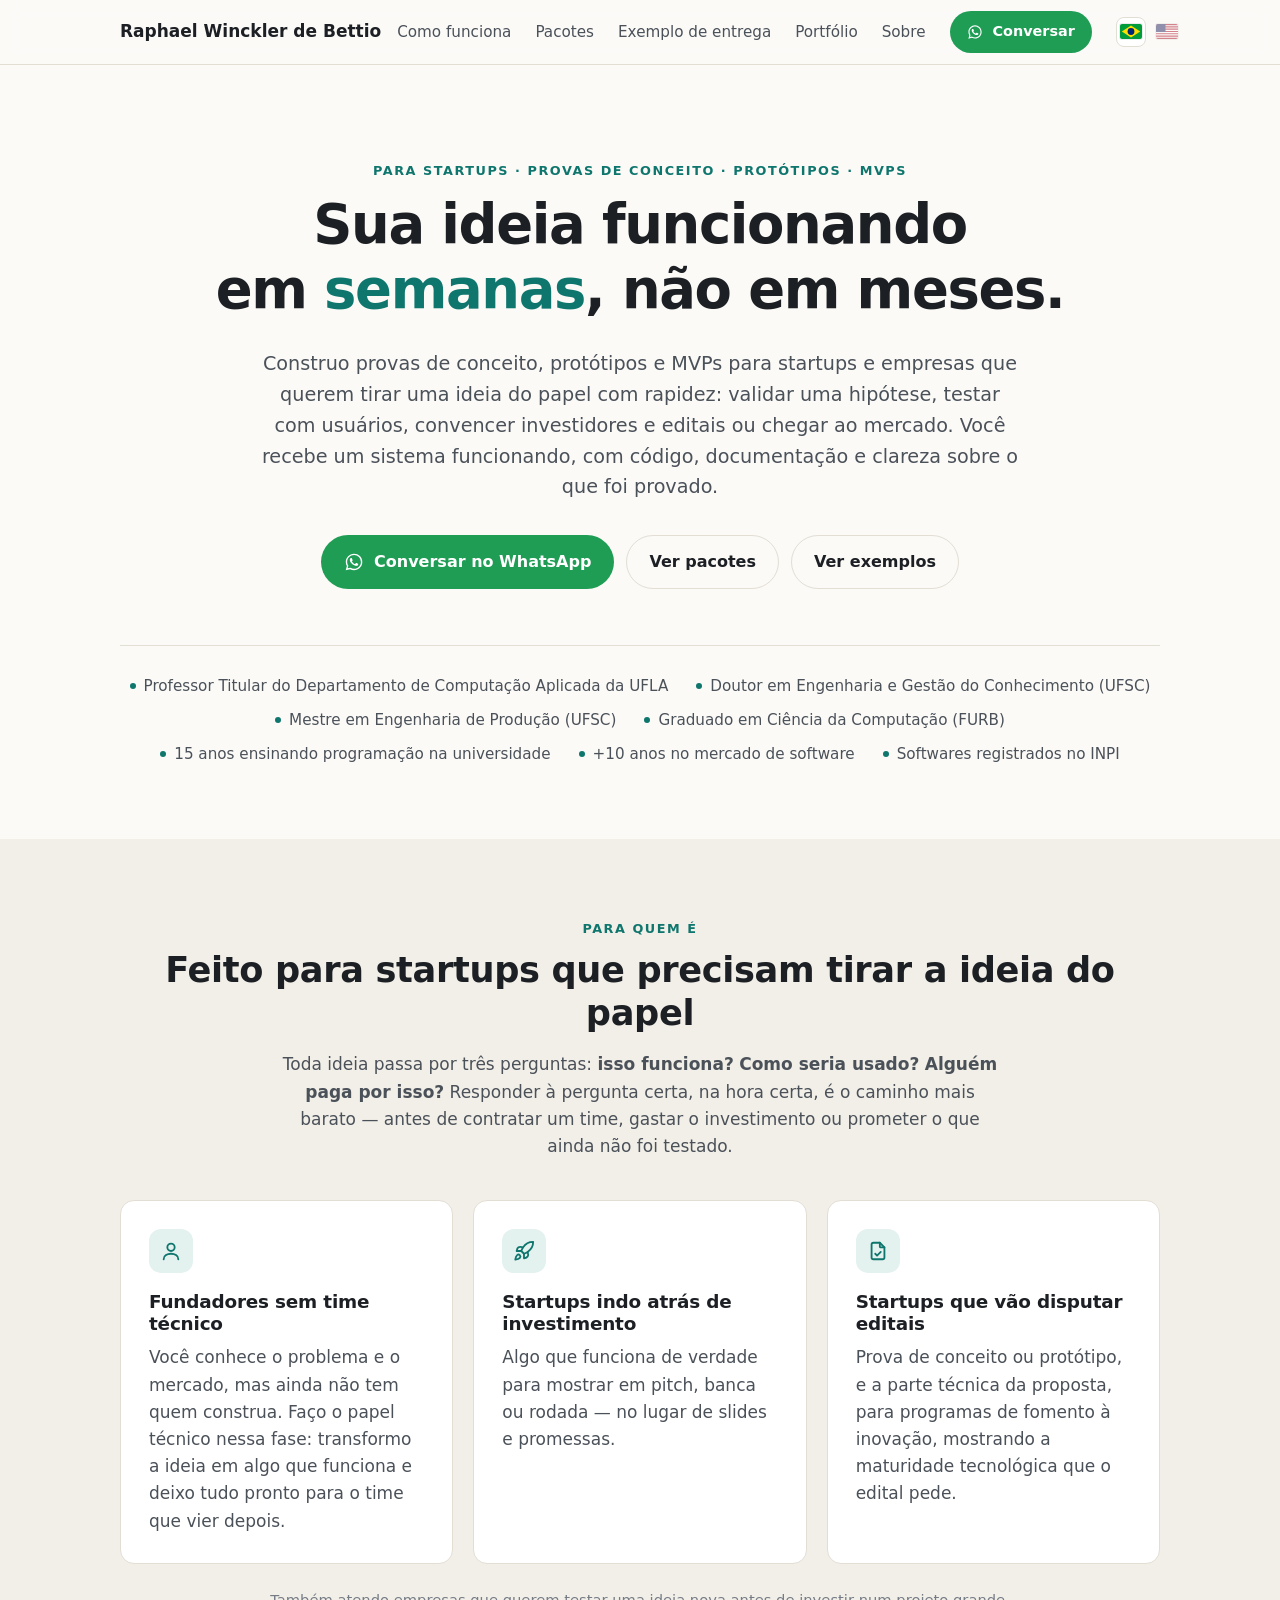
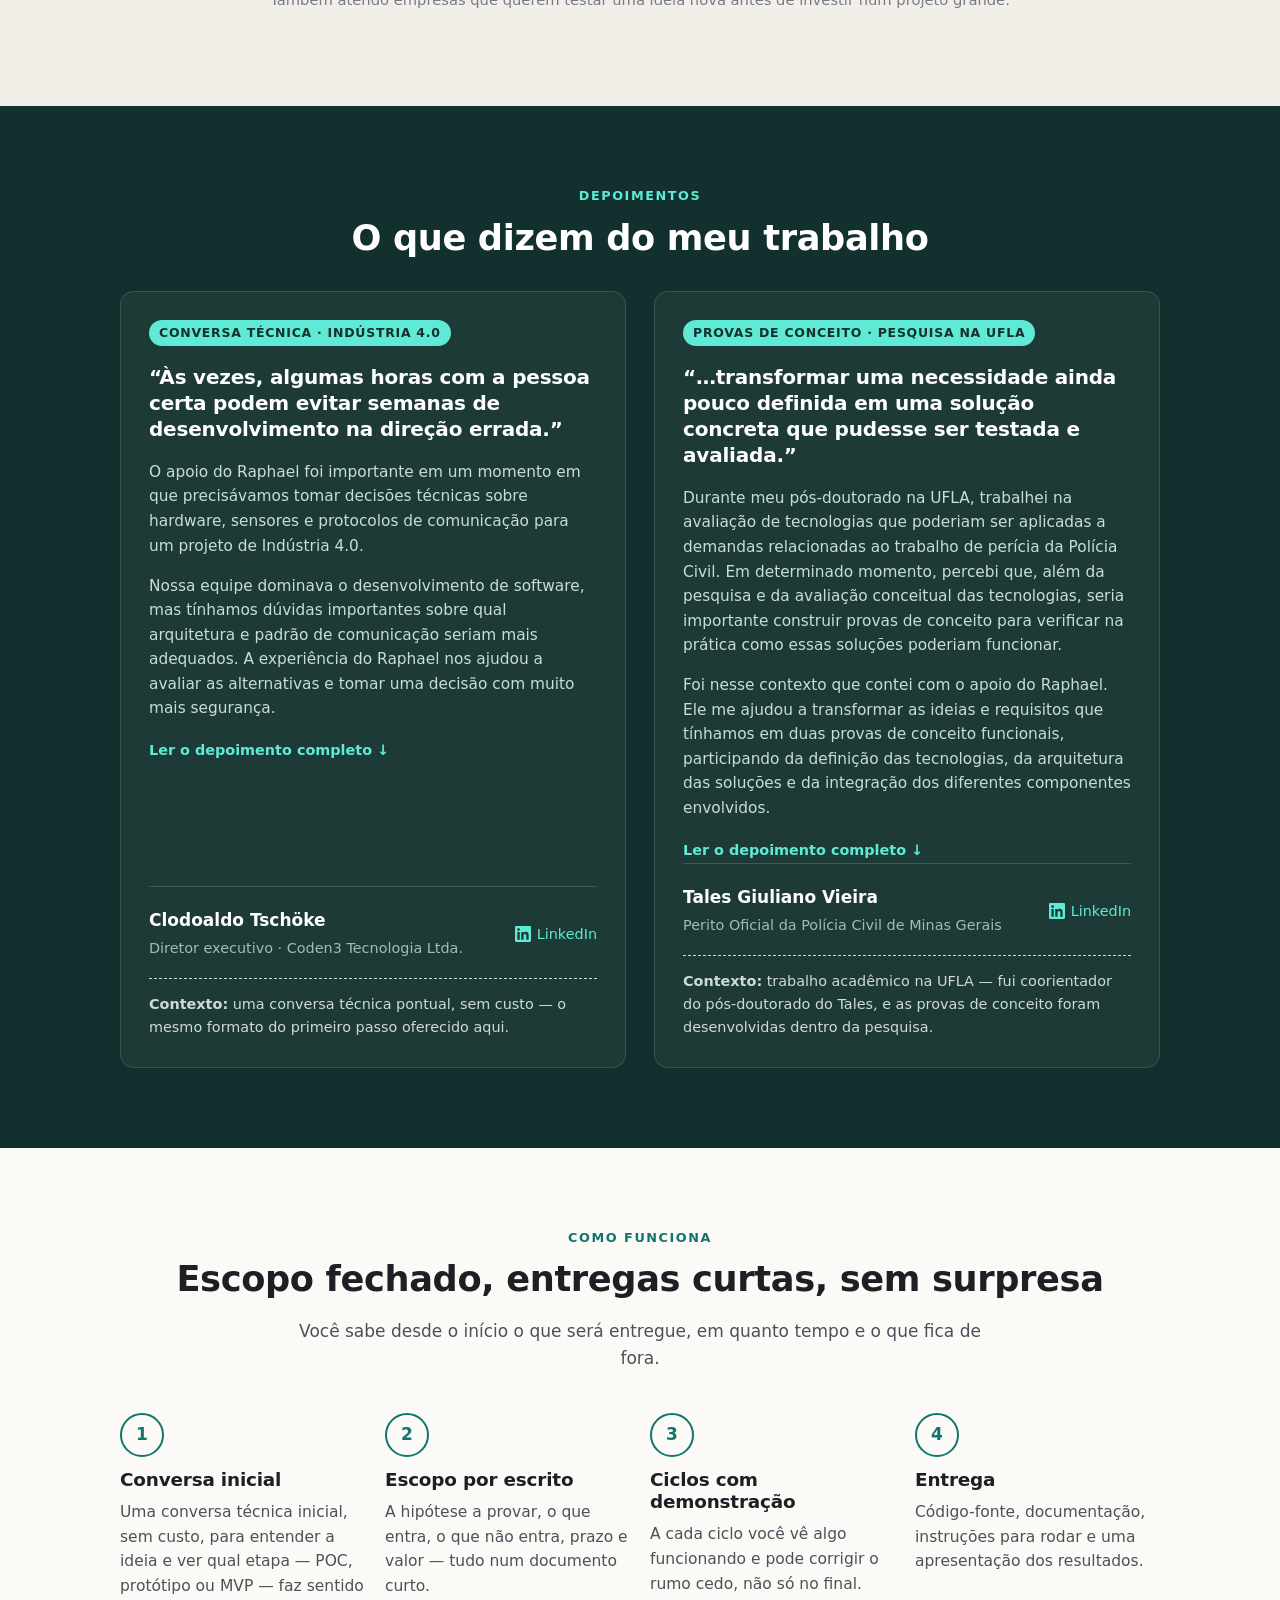
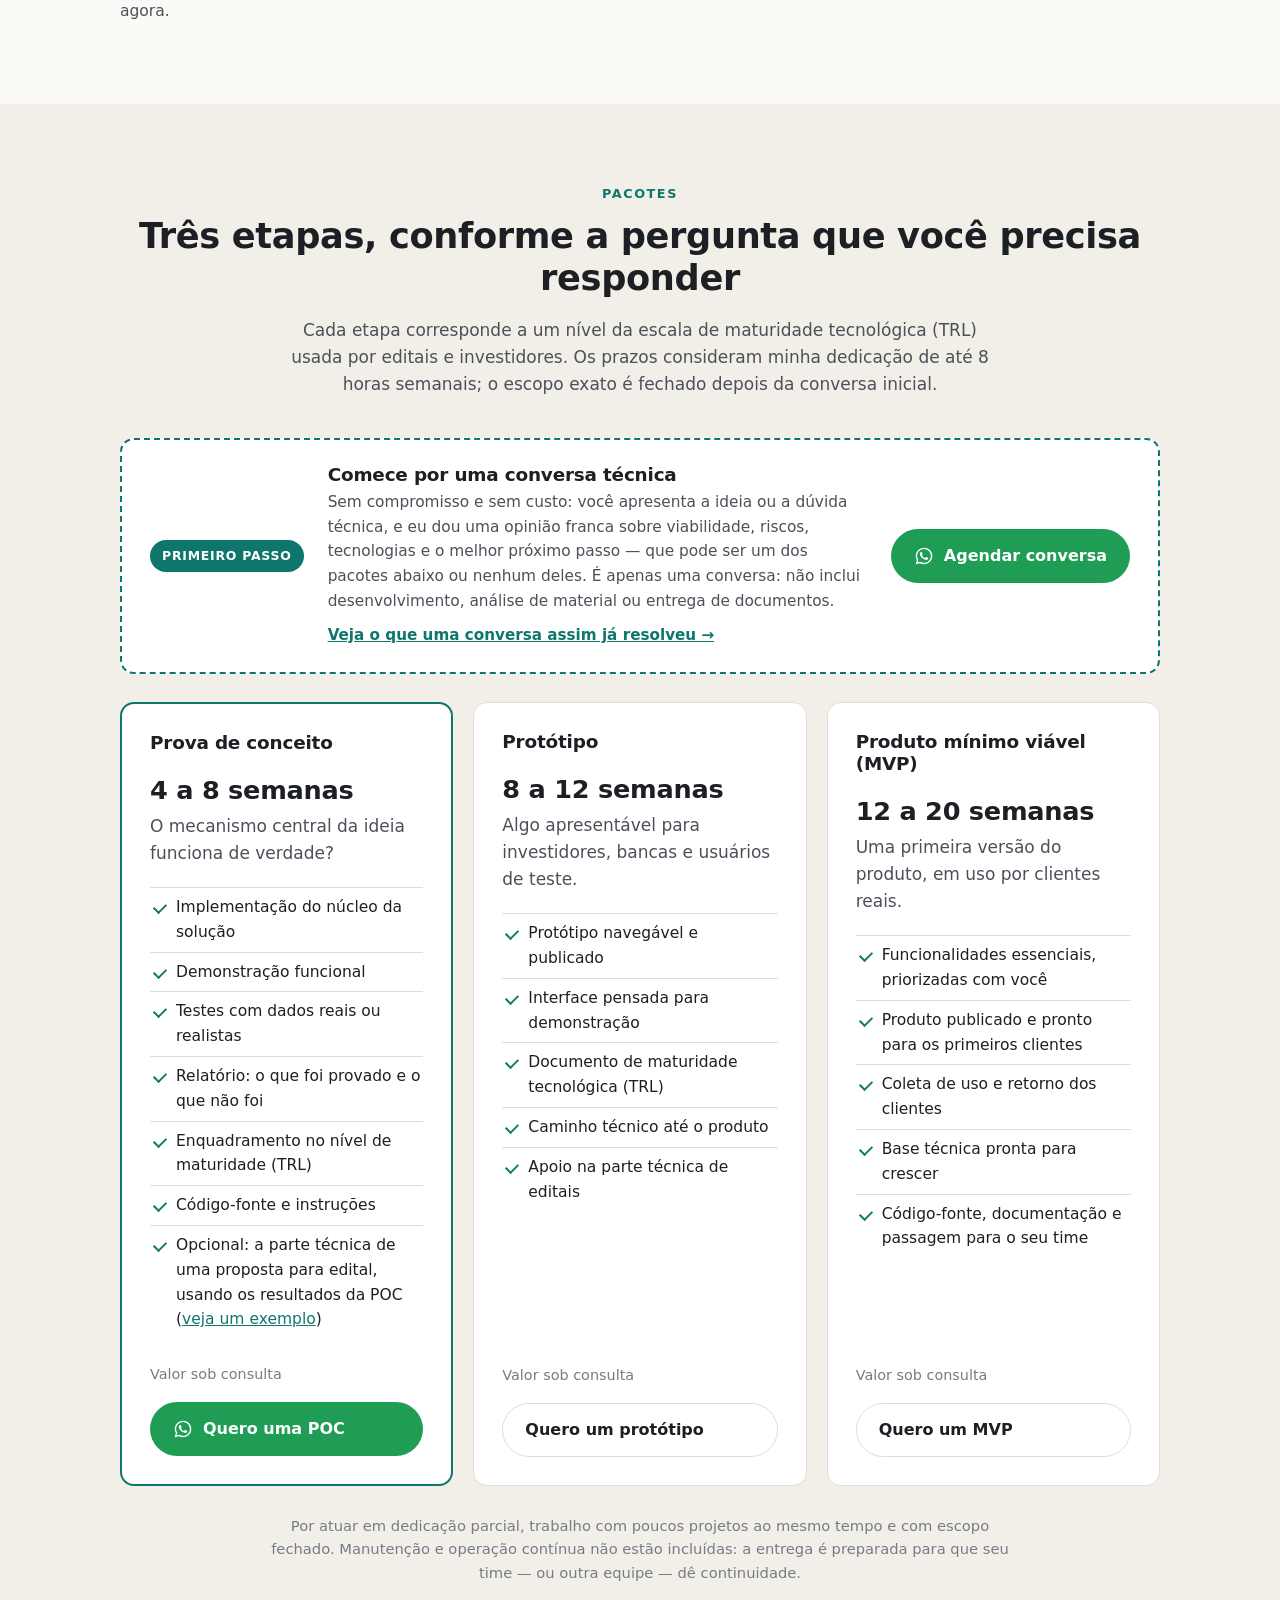
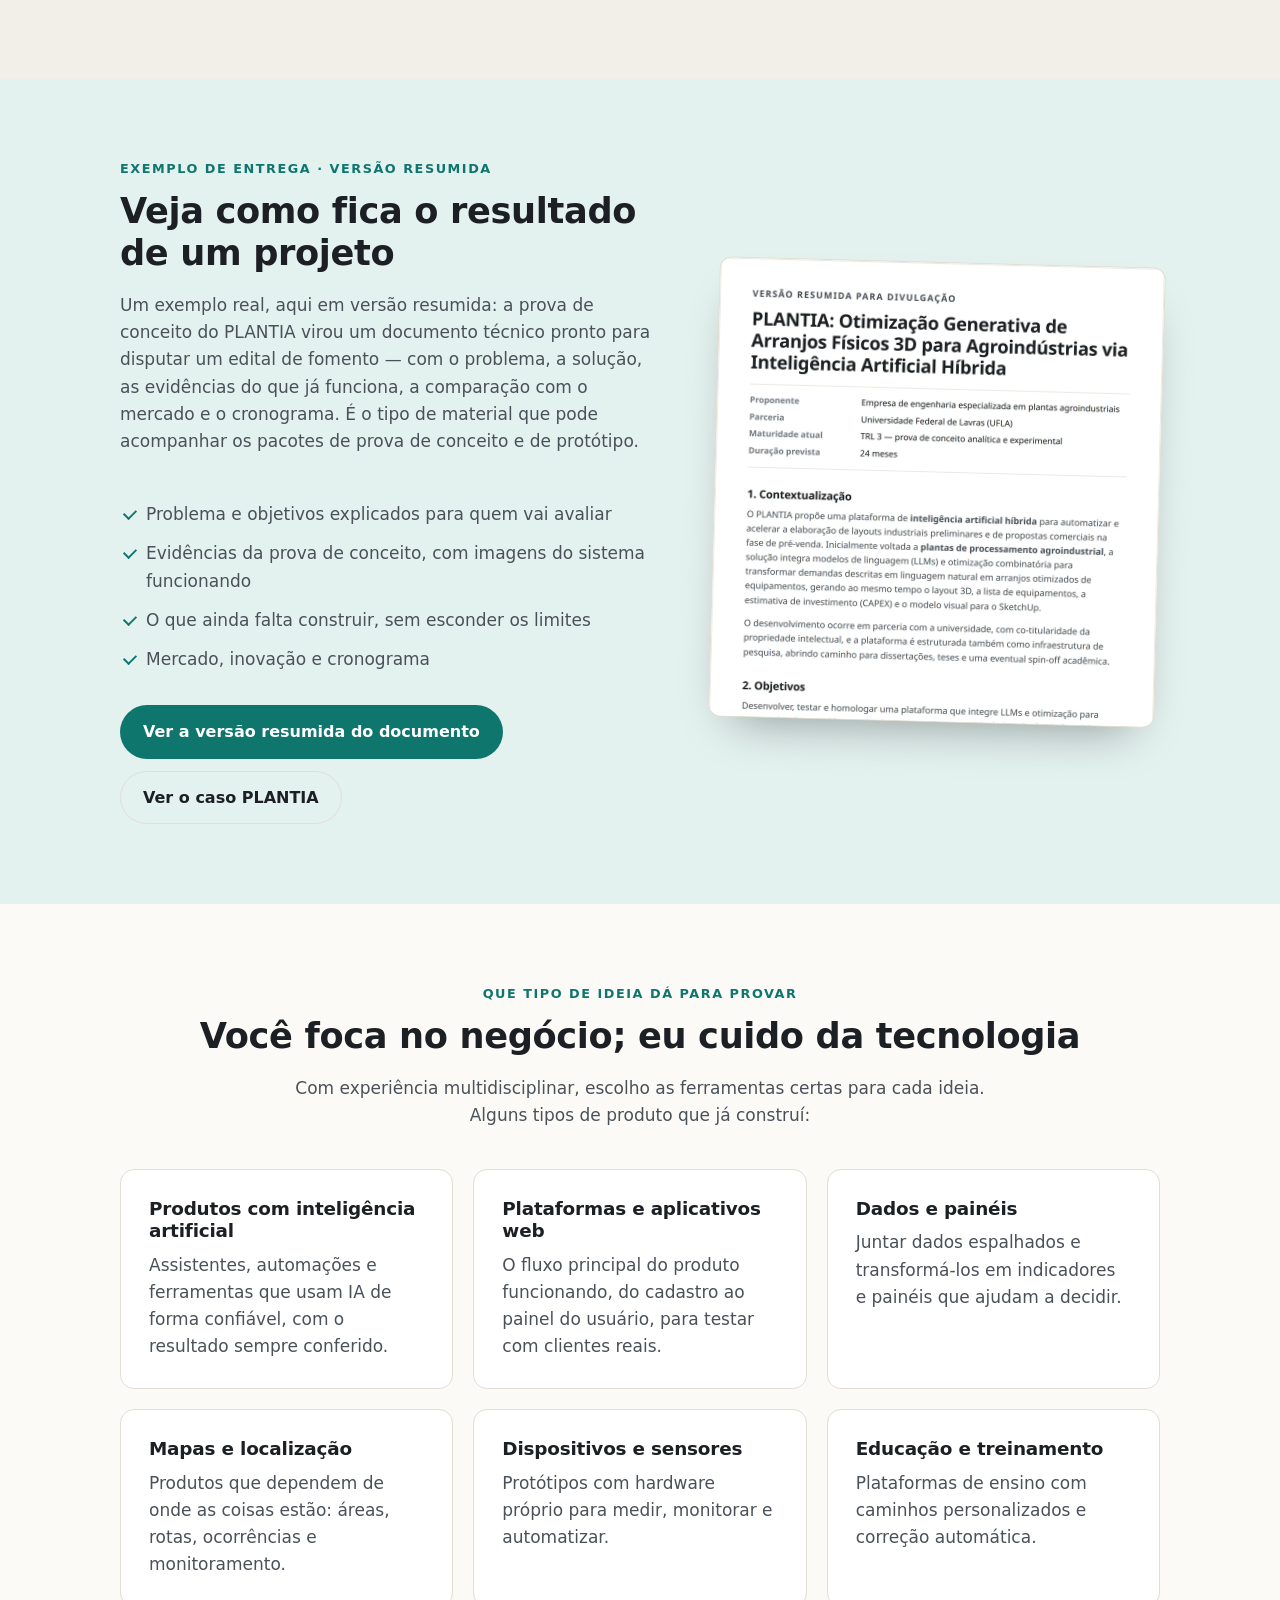
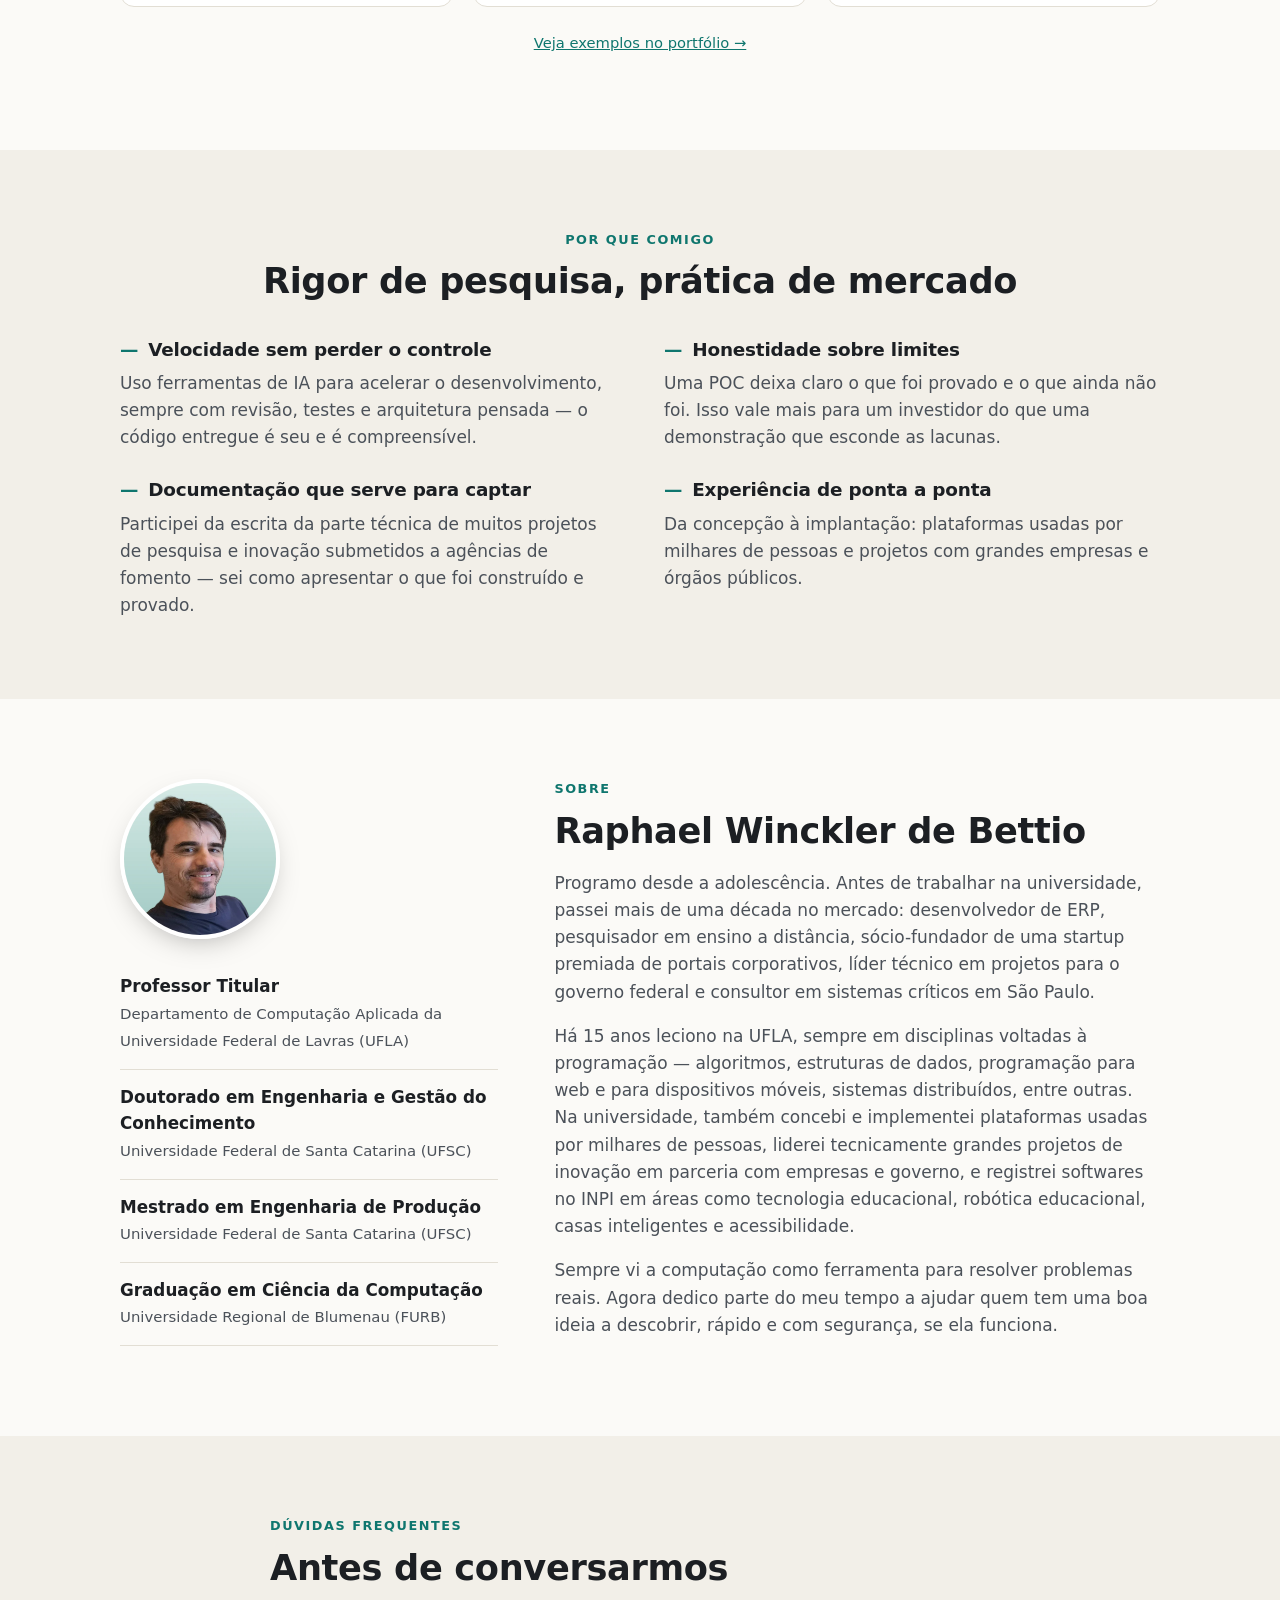
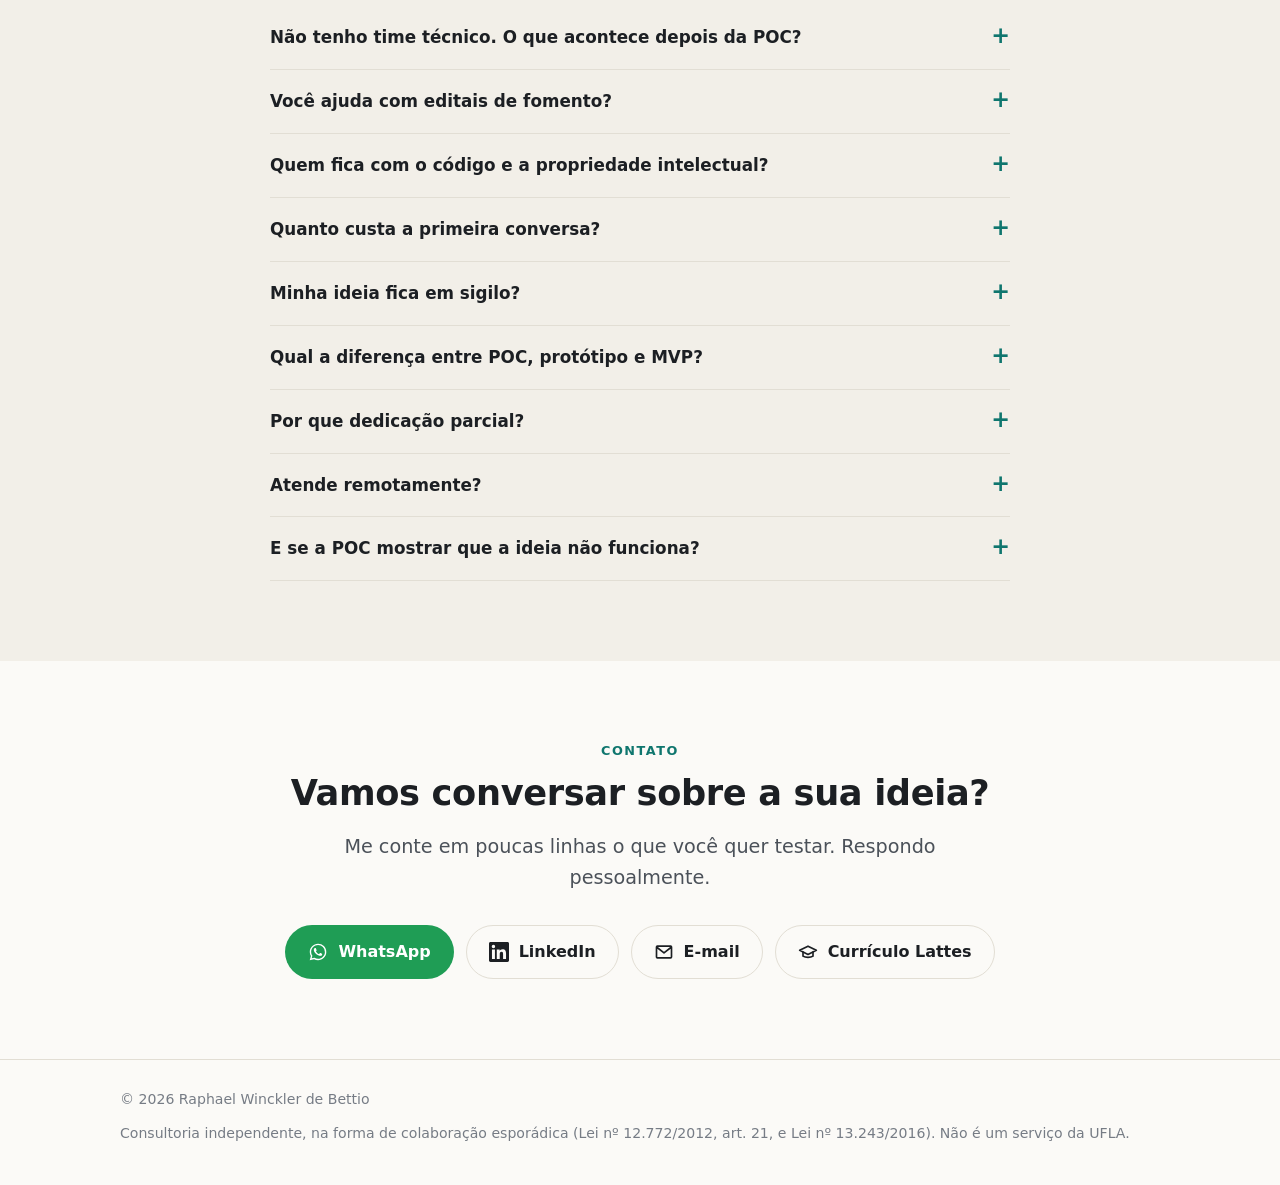
<file: index.html>
<!doctype html>
<html lang="pt-BR">
<head>
<meta charset="utf-8">
<meta name="viewport" content="width=device-width, initial-scale=1">
<title>Raphael Winckler de Bettio — Provas de Conceito, Protótipos e MVPs</title>
<meta name="description" content="Provas de conceito, protótipos e MVPs para startups e empresas validarem ideias, testarem com usuários, captarem recursos ou chegarem ao mercado — com escopo fechado.">
<meta property="og:title" content="Raphael Winckler de Bettio — Provas de Conceito, Protótipos e MVPs">
<meta property="og:description" content="Sua ideia funcionando em semanas, para validar, testar ou captar recursos.">
<meta property="og:type" content="website">
<link rel="canonical" href="https://raphaelwb.github.io/">
<meta property="og:url" content="https://raphaelwb.github.io/">
<meta property="og:image" content="https://raphaelwb.github.io/img/og.png">
<meta property="og:image:width" content="1200">
<meta property="og:image:height" content="630">
<meta property="og:locale" content="pt_BR">
<meta name="twitter:card" content="summary_large_image">
<link rel="icon" href="data:image/svg+xml,%3Csvg xmlns='http://www.w3.org/2000/svg' viewBox='0 0 32 32'%3E%3Crect width='32' height='32' rx='7' fill='%230f766e'/%3E%3Ctext x='16' y='22' font-family='Arial' font-weight='700' font-size='15' fill='white' text-anchor='middle'%3ERB%3C/text%3E%3C/svg%3E">
<link rel="alternate" hreflang="pt-BR" href="https://raphaelwb.github.io/">
<link rel="alternate" hreflang="en" href="https://raphaelwb.github.io/en/">
<link rel="stylesheet" href="style.css">
<!-- Contador de visitas (GoatCounter: gratuito, sem cookies). Conta: https://raphaelwb.goatcounter.com -->
<script data-goatcounter="https://raphaelwb.goatcounter.com/count" async src="https://gc.zgo.at/count.js"></script>
</head>
<body>

<svg width="0" height="0" style="position:absolute" aria-hidden="true">
  <symbol id="i-wa" viewBox="0 0 24 24"><path fill="currentColor" d="M12.04 2C6.58 2 2.13 6.45 2.13 11.91c0 1.75.46 3.45 1.32 4.95L2.05 22l5.25-1.38a9.9 9.9 0 0 0 4.74 1.21h.01c5.46 0 9.91-4.45 9.91-9.91 0-2.65-1.03-5.14-2.9-7.01A9.82 9.82 0 0 0 12.04 2Zm0 18.15h-.01a8.23 8.23 0 0 1-4.19-1.15l-.3-.18-3.12.82.83-3.04-.2-.31a8.2 8.2 0 0 1-1.26-4.38c0-4.54 3.7-8.23 8.25-8.23 2.2 0 4.27.86 5.82 2.42a8.18 8.18 0 0 1 2.41 5.82c0 4.54-3.7 8.23-8.23 8.23Zm4.52-6.16c-.25-.12-1.47-.72-1.7-.81-.23-.08-.39-.12-.56.12-.16.25-.64.81-.79.97-.14.17-.29.19-.54.06-.25-.12-1.05-.39-1.99-1.23-.74-.66-1.23-1.47-1.38-1.72-.14-.25-.02-.38.11-.51.11-.11.25-.29.37-.43.12-.15.17-.25.25-.41.08-.17.04-.31-.02-.43-.06-.12-.56-1.34-.76-1.84-.2-.48-.41-.42-.56-.43h-.48c-.17 0-.43.06-.66.31-.23.25-.87.85-.87 2.07 0 1.22.89 2.4 1.01 2.56.12.17 1.75 2.67 4.24 3.74.59.26 1.05.41 1.41.52.59.19 1.13.16 1.56.1.48-.07 1.47-.6 1.67-1.18.21-.58.21-1.07.14-1.18-.06-.1-.22-.16-.47-.28Z"/></symbol>
  <symbol id="i-li" viewBox="0 0 24 24"><path fill="currentColor" d="M20.45 20.45h-3.56v-5.57c0-1.33-.02-3.04-1.85-3.04-1.85 0-2.14 1.45-2.14 2.94v5.67H9.35V9h3.41v1.56h.05c.48-.9 1.64-1.85 3.37-1.85 3.6 0 4.27 2.37 4.27 5.46v6.28ZM5.34 7.43a2.06 2.06 0 1 1 0-4.13 2.06 2.06 0 0 1 0 4.13ZM7.12 20.45H3.56V9h3.56v11.45ZM22.22 0H1.77C.79 0 0 .77 0 1.73v20.54C0 23.23.79 24 1.77 24h20.45c.98 0 1.78-.77 1.78-1.73V1.73C24 .77 23.2 0 22.22 0Z"/></symbol>
  <symbol id="i-mail" viewBox="0 0 24 24"><path fill="none" stroke="currentColor" stroke-width="2" stroke-linecap="round" stroke-linejoin="round" d="M4 5h16a1 1 0 0 1 1 1v12a1 1 0 0 1-1 1H4a1 1 0 0 1-1-1V6a1 1 0 0 1 1-1Zm-1 1 9 7 9-7"/></symbol>
</svg>

<header>
  <div class="wrap">
    <a class="brand" href="#">Raphael Winckler de Bettio</a>
    <nav>
      <a class="link" href="#como-funciona">Como funciona</a>
      <a class="link" href="#pacotes">Pacotes</a>
      <a class="link" href="#exemplo">Exemplo de entrega</a>
      <a class="link" href="portfolio.html">Portfólio</a>
      <a class="link" href="#sobre">Sobre</a>
      <a class="btn btn-wa btn-sm js-wa" href="#contato"><svg><use href="#i-wa"/></svg>Conversar</a>
      <div class="lang">
        <a href="./" aria-current="true" title="Português" aria-label="Português"><svg viewBox="0 0 22 15" aria-hidden="true"><rect width="22" height="15" fill="#009c3b"/><path d="M11 1.6 20.2 7.5 11 13.4 1.8 7.5Z" fill="#ffdf00"/><circle cx="11" cy="7.5" r="3.4" fill="#002776"/></svg></a>
        <a href="en/" title="English" aria-label="English"><svg viewBox="0 0 22 15" aria-hidden="true"><rect width="22" height="15" fill="#fff"/><path d="M0 0h22v1.15H0zm0 2.3h22v1.15H0zm0 2.3h22v1.15H0zm0 2.3h22v1.15H0zm0 2.3h22v1.15H0zm0 2.3h22v1.15H0zm0 2.3h22V15H0z" fill="#b22234"/><rect width="9.5" height="8.05" fill="#3c3b6e"/></svg></a>
      </div>
    </nav>
  </div>
</header>

<main>

<!-- Hero -->
<section class="hero hero-center">
  <div class="wrap">
    <div class="eyebrow">Para startups · Provas de conceito · Protótipos · MVPs</div>
    <h1>Sua ideia funcionando<br>em <em>semanas</em>, não em meses.</h1>
    <p class="lead">Construo provas de conceito, protótipos e MVPs para startups e empresas que querem tirar uma ideia do papel com rapidez: validar uma hipótese, testar com usuários, convencer investidores e editais ou chegar ao mercado. Você recebe um sistema funcionando, com código, documentação e clareza sobre o que foi provado.</p>
    <div class="actions">
      <a class="btn btn-wa js-wa" href="#contato"><svg><use href="#i-wa"/></svg>Conversar no WhatsApp</a>
      <a class="btn btn-ghost" href="#pacotes">Ver pacotes</a>
      <a class="btn btn-ghost" href="portfolio.html">Ver exemplos</a>
    </div>
    <div class="creds">
      <div>Professor Titular do Departamento de Computação Aplicada da UFLA</div>
      <div>Doutor em Engenharia e Gestão do Conhecimento (UFSC)</div>
      <div>Mestre em Engenharia de Produção (UFSC)</div>
      <div>Graduado em Ciência da Computação (FURB)</div>
      <div>15 anos ensinando programação na universidade</div>
      <div>+10 anos no mercado de software</div>
      <div>Softwares registrados no INPI</div>
    </div>
  </div>
</section>

<!-- Para quem -->
<section class="alt centered" id="para-quem">
  <div class="wrap">
    <div class="eyebrow">Para quem é</div>
    <h2>Feito para startups que precisam tirar a ideia do papel</h2>
    <p class="section-intro">Toda ideia passa por três perguntas: <strong>isso funciona?</strong> <strong>Como seria usado?</strong> <strong>Alguém paga por isso?</strong> Responder à pergunta certa, na hora certa, é o caminho mais barato — antes de contratar um time, gastar o investimento ou prometer o que ainda não foi testado.</p>
    <div class="grid grid-3">
      <div class="card">
        <div class="icon"><svg viewBox="0 0 24 24" fill="none" stroke="currentColor" stroke-width="2" stroke-linecap="round" stroke-linejoin="round"><circle cx="12" cy="8" r="4"/><path d="M4 21c0-4 4-6 8-6s8 2 8 6"/></svg></div>
        <h3>Fundadores sem time técnico</h3>
        <p>Você conhece o problema e o mercado, mas ainda não tem quem construa. Faço o papel técnico nessa fase: transformo a ideia em algo que funciona e deixo tudo pronto para o time que vier depois.</p>
      </div>
      <div class="card">
        <div class="icon"><svg viewBox="0 0 24 24" fill="none" stroke="currentColor" stroke-width="2" stroke-linecap="round" stroke-linejoin="round"><path d="M4.5 16.5c-1.5 1.26-2 5-2 5s3.74-.5 5-2c.71-.84.7-2.13-.09-2.91a2.18 2.18 0 0 0-2.91-.09Z"/><path d="m12 15-3-3a22 22 0 0 1 2-3.95A12.88 12.88 0 0 1 22 2c0 2.72-.78 7.5-6 11a22.35 22.35 0 0 1-4 2Z"/><path d="M9 12H4s.55-3.03 2-4c1.62-1.08 5 0 5 0M12 15v5s3.03-.55 4-2c1.08-1.62 0-5 0-5"/></svg></div>
        <h3>Startups indo atrás de investimento</h3>
        <p>Algo que funciona de verdade para mostrar em pitch, banca ou rodada — no lugar de slides e promessas.</p>
      </div>
      <div class="card">
        <div class="icon"><svg viewBox="0 0 24 24" fill="none" stroke="currentColor" stroke-width="2" stroke-linecap="round" stroke-linejoin="round"><path d="M14 3v4a1 1 0 0 0 1 1h4"/><path d="M17 21H7a2 2 0 0 1-2-2V5a2 2 0 0 1 2-2h7l5 5v11a2 2 0 0 1-2 2Z"/><path d="m9 15 2 2 4-4"/></svg></div>
        <h3>Startups que vão disputar editais</h3>
        <p>Prova de conceito ou protótipo, e a parte técnica da proposta, para programas de fomento à inovação, mostrando a maturidade tecnológica que o edital pede.</p>
      </div>
    </div>
    <p class="note">Também atendo empresas que querem testar uma ideia nova antes de investir num projeto grande.</p>
  </div>
</section>

<!-- Depoimento -->
<section class="testimonial centered" id="depoimento">
  <div class="wrap">
    <div class="eyebrow">Depoimentos</div>
    <h2>O que dizem do meu trabalho</h2>
    <div class="t-grid">
      <article class="t-card">
        <span class="tagline">Conversa técnica · Indústria 4.0</span>
        <blockquote>
          <p class="highlight">“Às vezes, algumas horas com a pessoa certa podem evitar semanas de desenvolvimento na direção errada.”</p>
          <div class="body"><p>O apoio do Raphael foi importante em um momento em que precisávamos tomar decisões técnicas sobre hardware, sensores e protocolos de comunicação para um projeto de Indústria 4.0.</p><p>Nossa equipe dominava o desenvolvimento de software, mas tínhamos dúvidas importantes sobre qual arquitetura e padrão de comunicação seriam mais adequados. A experiência do Raphael nos ajudou a avaliar as alternativas e tomar uma decisão com muito mais segurança.</p><details><summary>Ler o depoimento completo</summary><p>A partir dessa definição, conseguimos estruturar uma solução mais aberta, escalável e com menor dependência de fornecedor, além de ter muito mais clareza para estimar os custos, o esforço de desenvolvimento e a margem do projeto.</p><p>Mais do que indicar uma tecnologia, a consultoria nos ajudou a reduzir a incerteza e transformar uma decisão técnica em uma decisão de negócio.</p></details></div>
        </blockquote>
        <div class="who">
          <div><strong>Clodoaldo Tschöke</strong><span>Diretor executivo · Coden3 Tecnologia Ltda.</span></div>
          <a href="https://www.linkedin.com/in/clodoaldo/" target="_blank" rel="noopener"><svg><use href="#i-li"/></svg>LinkedIn</a>
        </div>
        <p class="t-context"><strong>Contexto:</strong> uma conversa técnica pontual, sem custo — o mesmo formato do primeiro passo oferecido aqui.</p>
      </article>
      <article class="t-card">
        <span class="tagline">Provas de conceito · Pesquisa na UFLA</span>
        <blockquote>
          <p class="highlight">“…transformar uma necessidade ainda pouco definida em uma solução concreta que pudesse ser testada e avaliada.”</p>
          <div class="body"><p>Durante meu pós-doutorado na UFLA, trabalhei na avaliação de tecnologias que poderiam ser aplicadas a demandas relacionadas ao trabalho de perícia da Polícia Civil. Em determinado momento, percebi que, além da pesquisa e da avaliação conceitual das tecnologias, seria importante construir provas de conceito para verificar na prática como essas soluções poderiam funcionar.</p><p>Foi nesse contexto que contei com o apoio do Raphael. Ele me ajudou a transformar as ideias e requisitos que tínhamos em duas provas de conceito funcionais, participando da definição das tecnologias, da arquitetura das soluções e da integração dos diferentes componentes envolvidos.</p><details><summary>Ler o depoimento completo</summary><p>O trabalho foi importante porque nos permitiu sair de uma avaliação predominantemente teórica e experimentar as soluções na prática. Com os protótipos, conseguimos entender melhor as possibilidades, identificar limitações e avaliar com mais segurança a viabilidade das tecnologias para o contexto em que seriam utilizadas.</p><p>A contribuição do Raphael foi especialmente importante por conseguir transitar entre diferentes áreas de tecnologia e transformar uma necessidade ainda pouco definida em uma solução concreta que pudesse ser testada e avaliada.</p></details></div>
        </blockquote>
        <div class="who">
          <div><strong>Tales Giuliano Vieira</strong><span>Perito Oficial da Polícia Civil de Minas Gerais</span></div>
          <a href="https://www.linkedin.com/in/peritotales/" target="_blank" rel="noopener"><svg><use href="#i-li"/></svg>LinkedIn</a>
        </div>
        <p class="t-context"><strong>Contexto:</strong> trabalho acadêmico na UFLA — fui coorientador do pós-doutorado do Tales, e as provas de conceito foram desenvolvidas dentro da pesquisa.</p>
      </article>
    </div>
  </div>
</section>

<!-- Como funciona -->
<section class="centered" id="como-funciona">
  <div class="wrap">
    <div class="eyebrow">Como funciona</div>
    <h2>Escopo fechado, entregas curtas, sem surpresa</h2>
    <p class="section-intro">Você sabe desde o início o que será entregue, em quanto tempo e o que fica de fora.</p>
    <div class="steps">
      <div class="step">
        <h3>Conversa inicial</h3>
        <p>Uma conversa técnica inicial, sem custo, para entender a ideia e ver qual etapa — POC, protótipo ou MVP — faz sentido agora.</p>
      </div>
      <div class="step">
        <h3>Escopo por escrito</h3>
        <p>A hipótese a provar, o que entra, o que não entra, prazo e valor — tudo num documento curto.</p>
      </div>
      <div class="step">
        <h3>Ciclos com demonstração</h3>
        <p>A cada ciclo você vê algo funcionando e pode corrigir o rumo cedo, não só no final.</p>
      </div>
      <div class="step">
        <h3>Entrega</h3>
        <p>Código-fonte, documentação, instruções para rodar e uma apresentação dos resultados.</p>
      </div>
    </div>
  </div>
</section>

<!-- Pacotes -->
<section class="alt centered" id="pacotes">
  <div class="wrap">
    <div class="eyebrow">Pacotes</div>
    <h2>Três etapas, conforme a pergunta que você precisa responder</h2>
    <p class="section-intro">Cada etapa corresponde a um nível da escala de maturidade tecnológica (TRL) usada por editais e investidores. Os prazos consideram minha dedicação de até 8 horas semanais; o escopo exato é fechado depois da conversa inicial.</p>
    <div class="free-talk">
      <span class="badge">Primeiro passo</span>
      <div><h3>Comece por uma conversa técnica</h3><p>Sem compromisso e sem custo: você apresenta a ideia ou a dúvida técnica, e eu dou uma opinião franca sobre viabilidade, riscos, tecnologias e o melhor próximo passo — que pode ser um dos pacotes abaixo ou nenhum deles. É apenas uma conversa: não inclui desenvolvimento, análise de material ou entrega de documentos.</p><a class="talk-link" href="#depoimento">Veja o que uma conversa assim já resolveu →</a></div>
      <a class="btn btn-wa js-wa" data-pkg="Conversa técnica inicial" href="#contato"><svg><use href="#i-wa"/></svg>Agendar conversa</a>
    </div>
    <div class="grid grid-3">
      <div class="card pkg featured">
        <h3>Prova de conceito</h3>
        <div class="duration">4 a 8 semanas</div>
        <p class="goal">O mecanismo central da ideia funciona de verdade?</p>
        <ul>
          <li>Implementação do núcleo da solução</li>
          <li>Demonstração funcional</li>
          <li>Testes com dados reais ou realistas</li>
          <li>Relatório: o que foi provado e o que não foi</li>
          <li>Enquadramento no nível de maturidade (TRL)</li>
          <li>Código-fonte e instruções</li>
          <li>Opcional: a parte técnica de uma proposta para edital, usando os resultados da POC (<a href="exemplo-edital.html">veja um exemplo</a>)</li>
        </ul>
        <div class="price">Valor sob consulta</div>
        <a class="btn btn-wa js-wa" data-pkg="Prova de conceito" href="#contato"><svg><use href="#i-wa"/></svg>Quero uma POC</a>
      </div>
      <div class="card pkg">
        <h3>Protótipo</h3>
        <div class="duration">8 a 12 semanas</div>
        <p class="goal">Algo apresentável para investidores, bancas e usuários de teste.</p>
        <ul>
          <li>Protótipo navegável e publicado</li>
          <li>Interface pensada para demonstração</li>
          <li>Documento de maturidade tecnológica (TRL)</li>
          <li>Caminho técnico até o produto</li>
          <li>Apoio na parte técnica de editais</li>
        </ul>
        <div class="price">Valor sob consulta</div>
        <a class="btn btn-ghost js-wa" data-pkg="Protótipo" href="#contato">Quero um protótipo</a>
      </div>
      <div class="card pkg">
        <h3>Produto mínimo viável (MVP)</h3>
        <div class="duration">12 a 20 semanas</div>
        <p class="goal">Uma primeira versão do produto, em uso por clientes reais.</p>
        <ul>
          <li>Funcionalidades essenciais, priorizadas com você</li>
          <li>Produto publicado e pronto para os primeiros clientes</li>
          <li>Coleta de uso e retorno dos clientes</li>
          <li>Base técnica pronta para crescer</li>
          <li>Código-fonte, documentação e passagem para o seu time</li>
        </ul>
        <div class="price">Valor sob consulta</div>
        <a class="btn btn-ghost js-wa" data-pkg="MVP" href="#contato">Quero um MVP</a>
      </div>
    </div>
    <p class="note">Por atuar em dedicação parcial, trabalho com poucos projetos ao mesmo tempo e com escopo fechado. Manutenção e operação contínua não estão incluídas: a entrega é preparada para que seu time — ou outra equipe — dê continuidade.</p>
  </div>
</section>

<!-- Exemplo de entrega -->
<section class="example-band" id="exemplo">
  <div class="wrap">
    <div>
      <div class="eyebrow">Exemplo de entrega · versão resumida</div>
      <h2>Veja como fica o resultado de um projeto</h2>
      <p class="section-intro">Um exemplo real, aqui em versão resumida: a prova de conceito do PLANTIA virou um documento técnico pronto para disputar um edital de fomento — com o problema, a solução, as evidências do que já funciona, a comparação com o mercado e o cronograma. É o tipo de material que pode acompanhar os pacotes de prova de conceito e de protótipo.</p>
      <ul><li>Problema e objetivos explicados para quem vai avaliar</li><li>Evidências da prova de conceito, com imagens do sistema funcionando</li><li>O que ainda falta construir, sem esconder os limites</li><li>Mercado, inovação e cronograma</li></ul>
      <div class="actions">
        <a class="btn btn-accent" href="exemplo-edital.html">Ver a versão resumida do documento</a>
        <a class="btn btn-ghost" href="portfolio.html#plantia">Ver o caso PLANTIA</a>
      </div>
    </div>
    <a class="doc-thumb" href="exemplo-edital.html"><img src="img/exemplo-doc.webp" alt="Primeira página do documento de exemplo" loading="lazy"></a>
  </div>
</section>

<!-- O que eu construo -->
<section class="centered" id="o-que-da-para-provar">
  <div class="wrap">
    <div class="eyebrow">Que tipo de ideia dá para provar</div>
    <h2>Você foca no negócio; eu cuido da tecnologia</h2>
    <p class="section-intro">Com experiência multidisciplinar, escolho as ferramentas certas para cada ideia. Alguns tipos de produto que já construí:</p>
    <div class="grid grid-3">
      <div class="card">
        <h3>Produtos com inteligência artificial</h3>
        <p>Assistentes, automações e ferramentas que usam IA de forma confiável, com o resultado sempre conferido.</p>
      </div>
      <div class="card">
        <h3>Plataformas e aplicativos web</h3>
        <p>O fluxo principal do produto funcionando, do cadastro ao painel do usuário, para testar com clientes reais.</p>
      </div>
      <div class="card">
        <h3>Dados e painéis</h3>
        <p>Juntar dados espalhados e transformá-los em indicadores e painéis que ajudam a decidir.</p>
      </div>
      <div class="card">
        <h3>Mapas e localização</h3>
        <p>Produtos que dependem de onde as coisas estão: áreas, rotas, ocorrências e monitoramento.</p>
      </div>
      <div class="card">
        <h3>Dispositivos e sensores</h3>
        <p>Protótipos com hardware próprio para medir, monitorar e automatizar.</p>
      </div>
      <div class="card">
        <h3>Educação e treinamento</h3>
        <p>Plataformas de ensino com caminhos personalizados e correção automática.</p>
      </div>
    </div>
    <p class="note"><a href="portfolio.html">Veja exemplos no portfólio →</a></p>
  </div>
</section>

<!-- Por que -->
<section class="alt centered">
  <div class="wrap">
    <div class="eyebrow">Por que comigo</div>
    <h2>Rigor de pesquisa, prática de mercado</h2>
    <div class="why" style="margin-top:36px">
      <div>
        <h3>Velocidade sem perder o controle</h3>
        <p>Uso ferramentas de IA para acelerar o desenvolvimento, sempre com revisão, testes e arquitetura pensada — o código entregue é seu e é compreensível.</p>
      </div>
      <div>
        <h3>Honestidade sobre limites</h3>
        <p>Uma POC deixa claro o que foi provado e o que ainda não foi. Isso vale mais para um investidor do que uma demonstração que esconde as lacunas.</p>
      </div>
      <div>
        <h3>Documentação que serve para captar</h3>
        <p>Participei da escrita da parte técnica de muitos projetos de pesquisa e inovação submetidos a agências de fomento — sei como apresentar o que foi construído e provado.</p>
      </div>
      <div>
        <h3>Experiência de ponta a ponta</h3>
        <p>Da concepção à implantação: plataformas usadas por milhares de pessoas e projetos com grandes empresas e órgãos públicos.</p>
      </div>
    </div>
  </div>
</section>

<!-- Sobre -->
<section id="sobre">
  <div class="wrap about">
    <div class="about-side">
    <img class="photo" src="img/raphael.webp" alt="Foto de Raphael Winckler de Bettio" width="160" height="160">
    <ul class="facts">
      <li><strong>Professor Titular</strong><span>Departamento de Computação Aplicada da Universidade Federal de Lavras (UFLA)</span></li>
      <li><strong>Doutorado em Engenharia e Gestão do Conhecimento</strong><span>Universidade Federal de Santa Catarina (UFSC)</span></li>
      <li><strong>Mestrado em Engenharia de Produção</strong><span>Universidade Federal de Santa Catarina (UFSC)</span></li>
      <li><strong>Graduação em Ciência da Computação</strong><span>Universidade Regional de Blumenau (FURB)</span></li>
    </ul>
    </div>
    <div class="bio">
      <div class="eyebrow">Sobre</div>
      <h2>Raphael Winckler de Bettio</h2>
      <p>Programo desde a adolescência. Antes de trabalhar na universidade, passei mais de uma década no mercado: desenvolvedor de ERP, pesquisador em ensino a distância, sócio-fundador de uma startup premiada de portais corporativos, líder técnico em projetos para o governo federal e consultor em sistemas críticos em São Paulo.</p>
      <p>Há 15 anos leciono na UFLA, sempre em disciplinas voltadas à programação — algoritmos, estruturas de dados, programação para web e para dispositivos móveis, sistemas distribuídos, entre outras. Na universidade, também concebi e implementei plataformas usadas por milhares de pessoas, liderei tecnicamente grandes projetos de inovação em parceria com empresas e governo, e registrei softwares no INPI em áreas como tecnologia educacional, robótica educacional, casas inteligentes e acessibilidade.</p>
      <p>Sempre vi a computação como ferramenta para resolver problemas reais. Agora dedico parte do meu tempo a ajudar quem tem uma boa ideia a descobrir, rápido e com segurança, se ela funciona.</p>
    </div>
  </div>
</section>

<!-- FAQ -->
<section class="alt" id="duvidas">
  <div class="wrap faq">
    <div class="eyebrow">Dúvidas frequentes</div>
    <h2>Antes de conversarmos</h2>
    <details>
      <summary>Não tenho time técnico. O que acontece depois da POC?</summary>
      <p>Você recebe o código, a documentação e uma explicação clara de como continuar. Posso ajudar a definir o perfil do primeiro desenvolvedor ou avaliar uma equipe contratada para a próxima fase — para que você não dependa de mim.</p>
    </details>
    <details>
      <summary>Você ajuda com editais de fomento?</summary>
      <p>Sim. Nos pacotes de prova de conceito e de protótipo, posso preparar a parte técnica da proposta: contextualização, viabilidade com as evidências da POC, maturidade tecnológica e cronograma. <a href="exemplo-edital.html">Veja um exemplo de documento técnico para edital, em versão resumida</a>.</p>
    </details>
    <details>
      <summary>Quem fica com o código e a propriedade intelectual?</summary>
      <p>Você. O código desenvolvido para o projeto é entregue a você, e isso fica definido em contrato. Ferramentas genéricas que eu já tinha antes do projeto podem ser usadas como base, sem limitar o seu uso.</p>
    </details>
    <details>
      <summary>Quanto custa a primeira conversa?</summary>
      <p>A conversa técnica inicial não tem custo nem compromisso — é só uma conversa, sem desenvolvimento ou entregas. Se fizer sentido seguir, o escopo e o valor do pacote são definidos depois, por escrito.</p>
    </details>
    <details>
      <summary>Minha ideia fica em sigilo?</summary>
      <p>Sim. Assino acordo de confidencialidade (NDA) sem problema, antes mesmo de você detalhar a ideia.</p>
    </details>
    <details>
      <summary>Qual a diferença entre POC, protótipo e MVP?</summary>
      <p>A POC prova que o mecanismo central funciona. O protótipo mostra como a solução seria usada e serve para apresentar. O MVP é um produto mínimo em operação com clientes reais. Posso conduzir as três etapas; depois do MVP, a evolução e a operação contínua ficam com o seu time ou com uma equipe contratada.</p>
    </details>
    <details>
      <summary>Por que dedicação parcial?</summary>
      <p>Sou professor da UFLA em regime de dedicação exclusiva. A Lei do Magistério Federal (Lei nº 12.772/2012, art. 21) permite que professores nesse regime façam colaboração esporádica com empresas, em assunto da sua especialidade, por até 8 horas semanais e 416 horas anuais. Essa abertura foi reforçada pelo Marco Legal da Ciência, Tecnologia e Inovação (Lei nº 13.243/2016), criado para aproximar universidades e mercado.</p>
      <p>Por isso trabalho com escopo fechado e poucos projetos ao mesmo tempo — o que também mantém o foco em cada um.</p>
      <p>Cada projeto é autorizado previamente pela universidade, conforme a Resolução CUNI nº 67/2021 da UFLA; por isso, o início acontece algumas semanas após fecharmos o escopo.</p>
    </details>
    <details>
      <summary>Atende remotamente?</summary>
      <p>Sim. Todo o trabalho pode ser feito à distância, para clientes em qualquer lugar do Brasil ou do exterior, com reuniões online nas demonstrações.</p>
    </details>
    <details>
      <summary>E se a POC mostrar que a ideia não funciona?</summary>
      <p>Isso também é um resultado — e costuma ser o mais barato que você vai conseguir. O relatório mostra o motivo e, quando existem, os caminhos alternativos.</p>
    </details>
  </div>
</section>

<!-- Contato -->
<section class="contact" id="contato">
  <div class="wrap">
    <div class="eyebrow">Contato</div>
    <h2>Vamos conversar sobre a sua ideia?</h2>
    <p class="lead">Me conte em poucas linhas o que você quer testar. Respondo pessoalmente.</p>
    <div class="actions">
      <a class="btn btn-wa js-wa" href="#contato"><svg><use href="#i-wa"/></svg>WhatsApp</a>
      <a class="btn btn-ghost js-li" href="#contato"><svg><use href="#i-li"/></svg>LinkedIn</a>
      <a class="btn btn-ghost js-mail" href="#contato"><svg><use href="#i-mail"/></svg>E-mail</a>
      <a class="btn btn-ghost js-lattes" href="#contato"><svg viewBox="0 0 24 24" fill="none" stroke="currentColor" stroke-width="2" stroke-linecap="round" stroke-linejoin="round"><path d="M22 10 12 5 2 10l10 5 10-5Z"/><path d="M6 12v5c3 2 9 2 12 0v-5"/></svg>Currículo Lattes</a>
    </div>
  </div>
</section>

</main>

<footer>
  <div class="wrap">
    <div>© <span id="year">2026</span> Raphael Winckler de Bettio</div>
    <div>Consultoria independente, na forma de colaboração esporádica (Lei nº 12.772/2012, art. 21, e Lei nº 13.243/2016). Não é um serviço da UFLA.</div>
  </div>
</footer>

<a class="fab js-wa" href="#contato" aria-label="Conversar no WhatsApp"><svg><use href="#i-wa"/></svg></a>

<script src="site.js"></script>
</body>
</html>
</file>
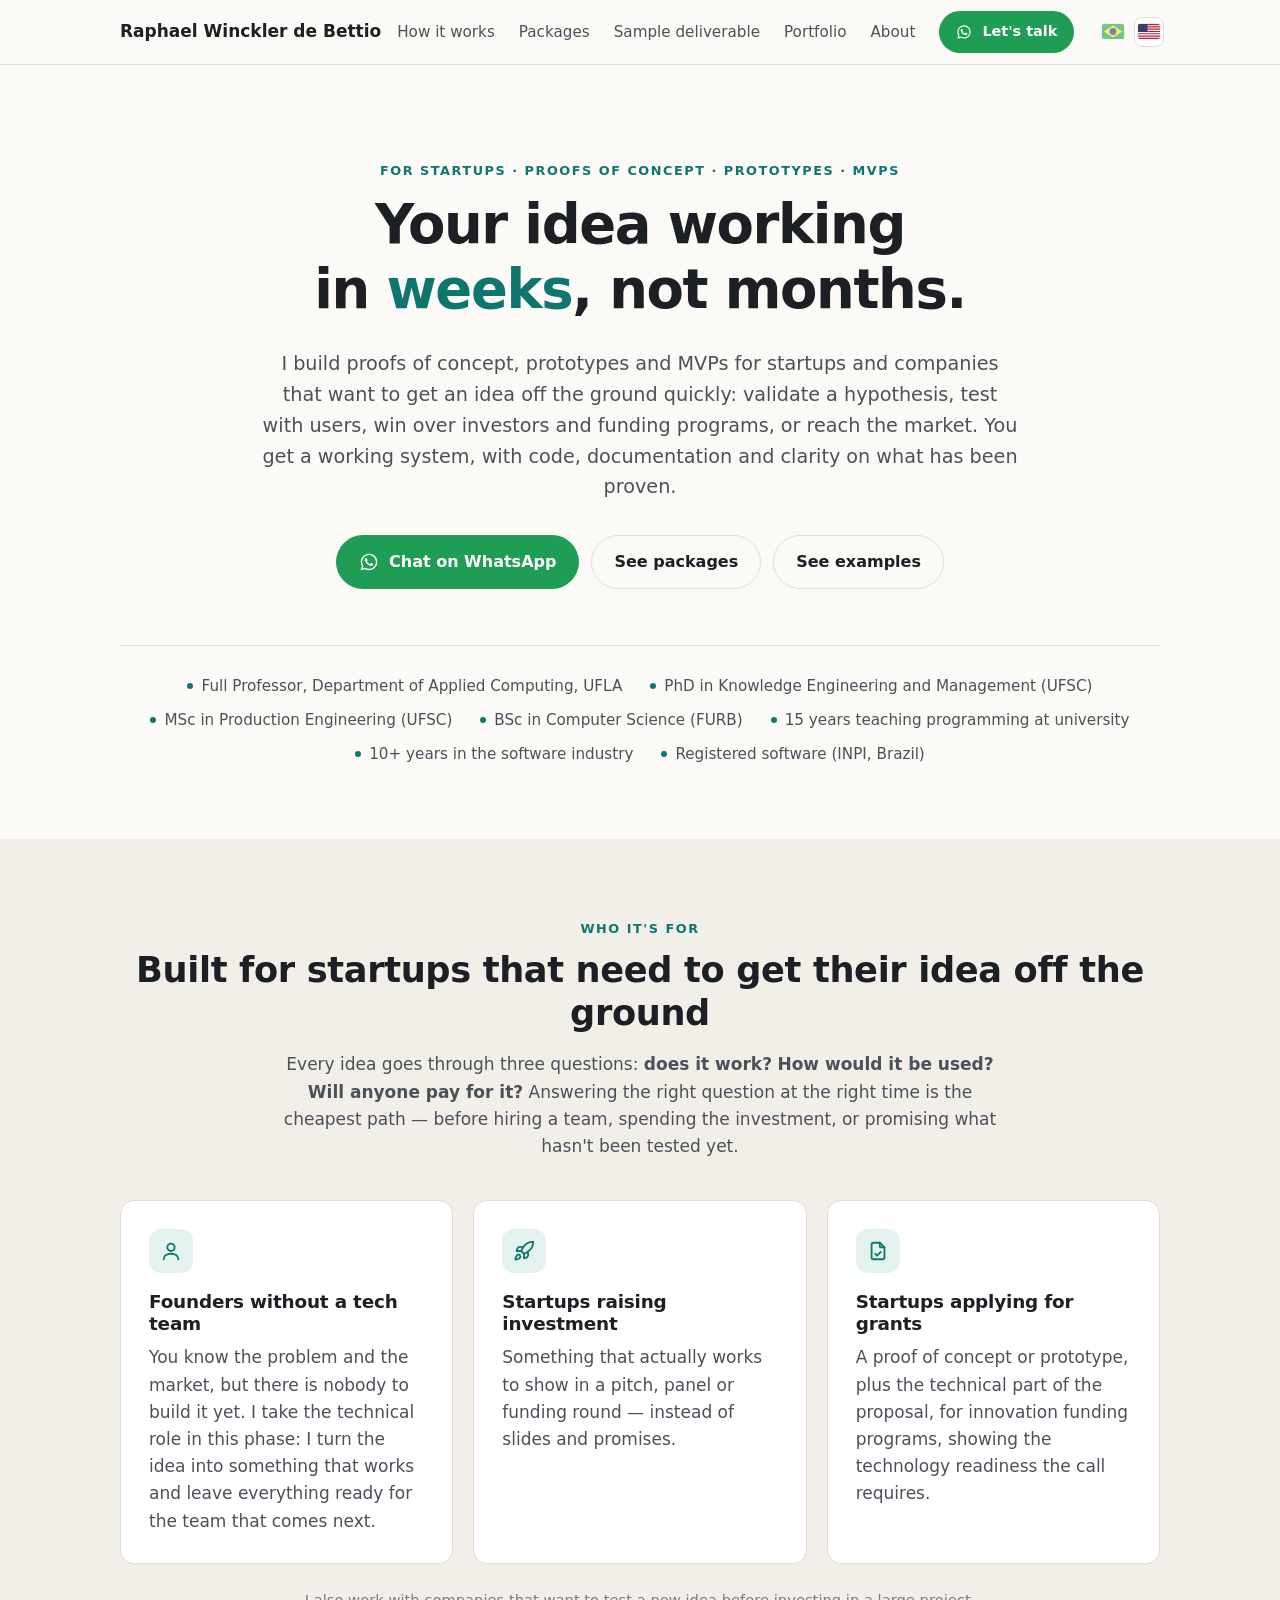
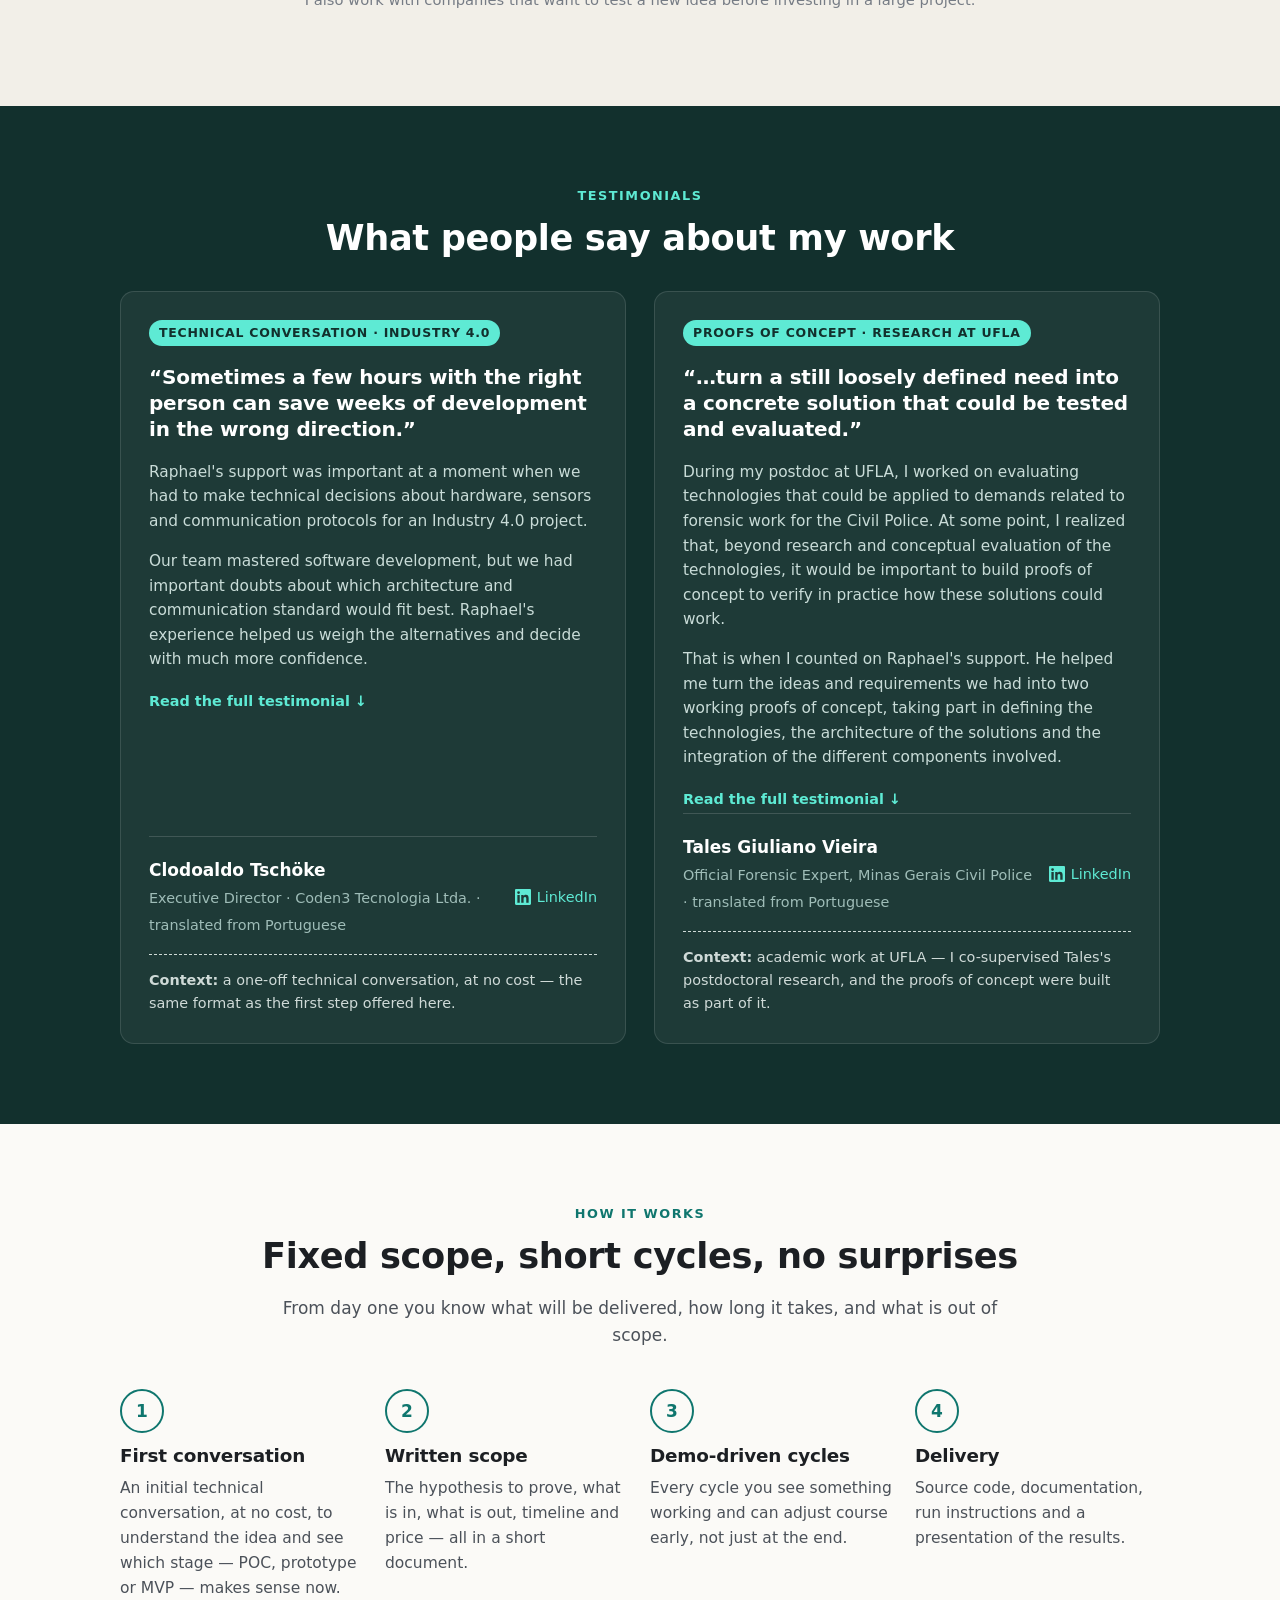
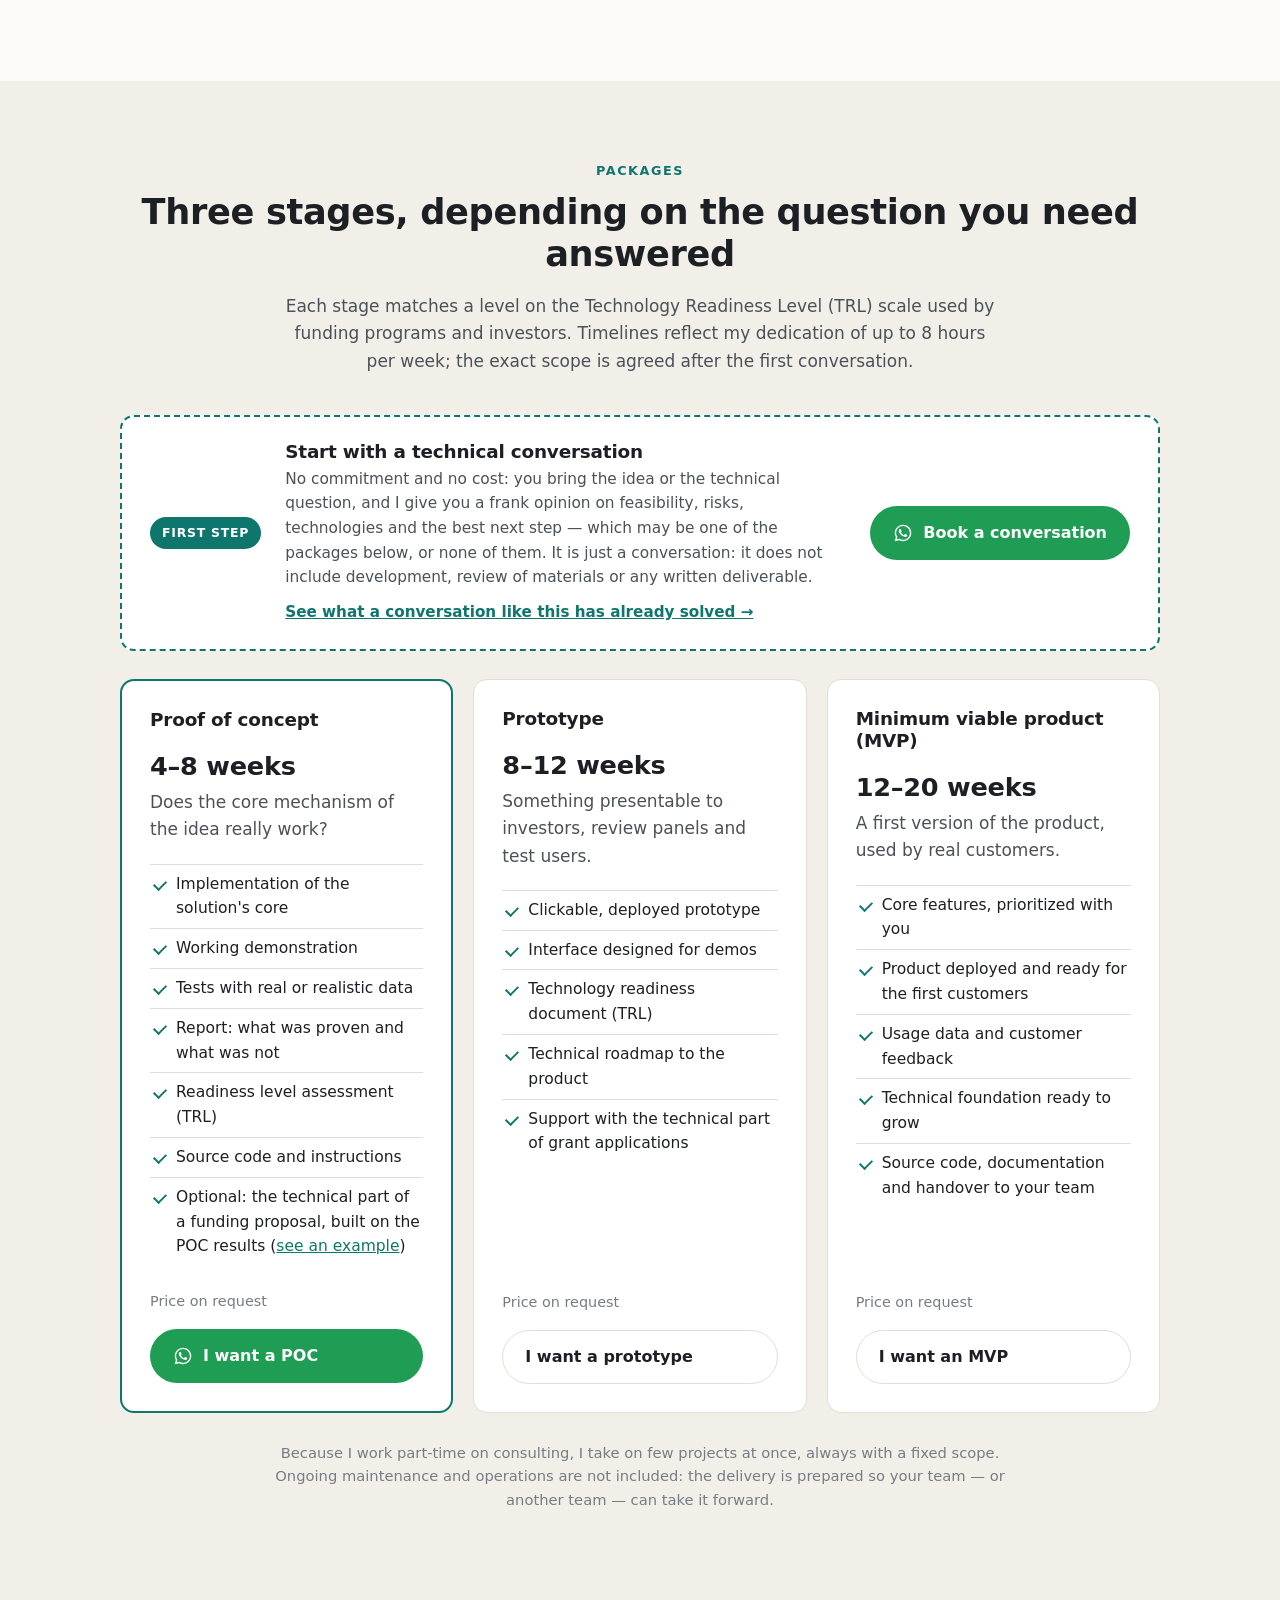
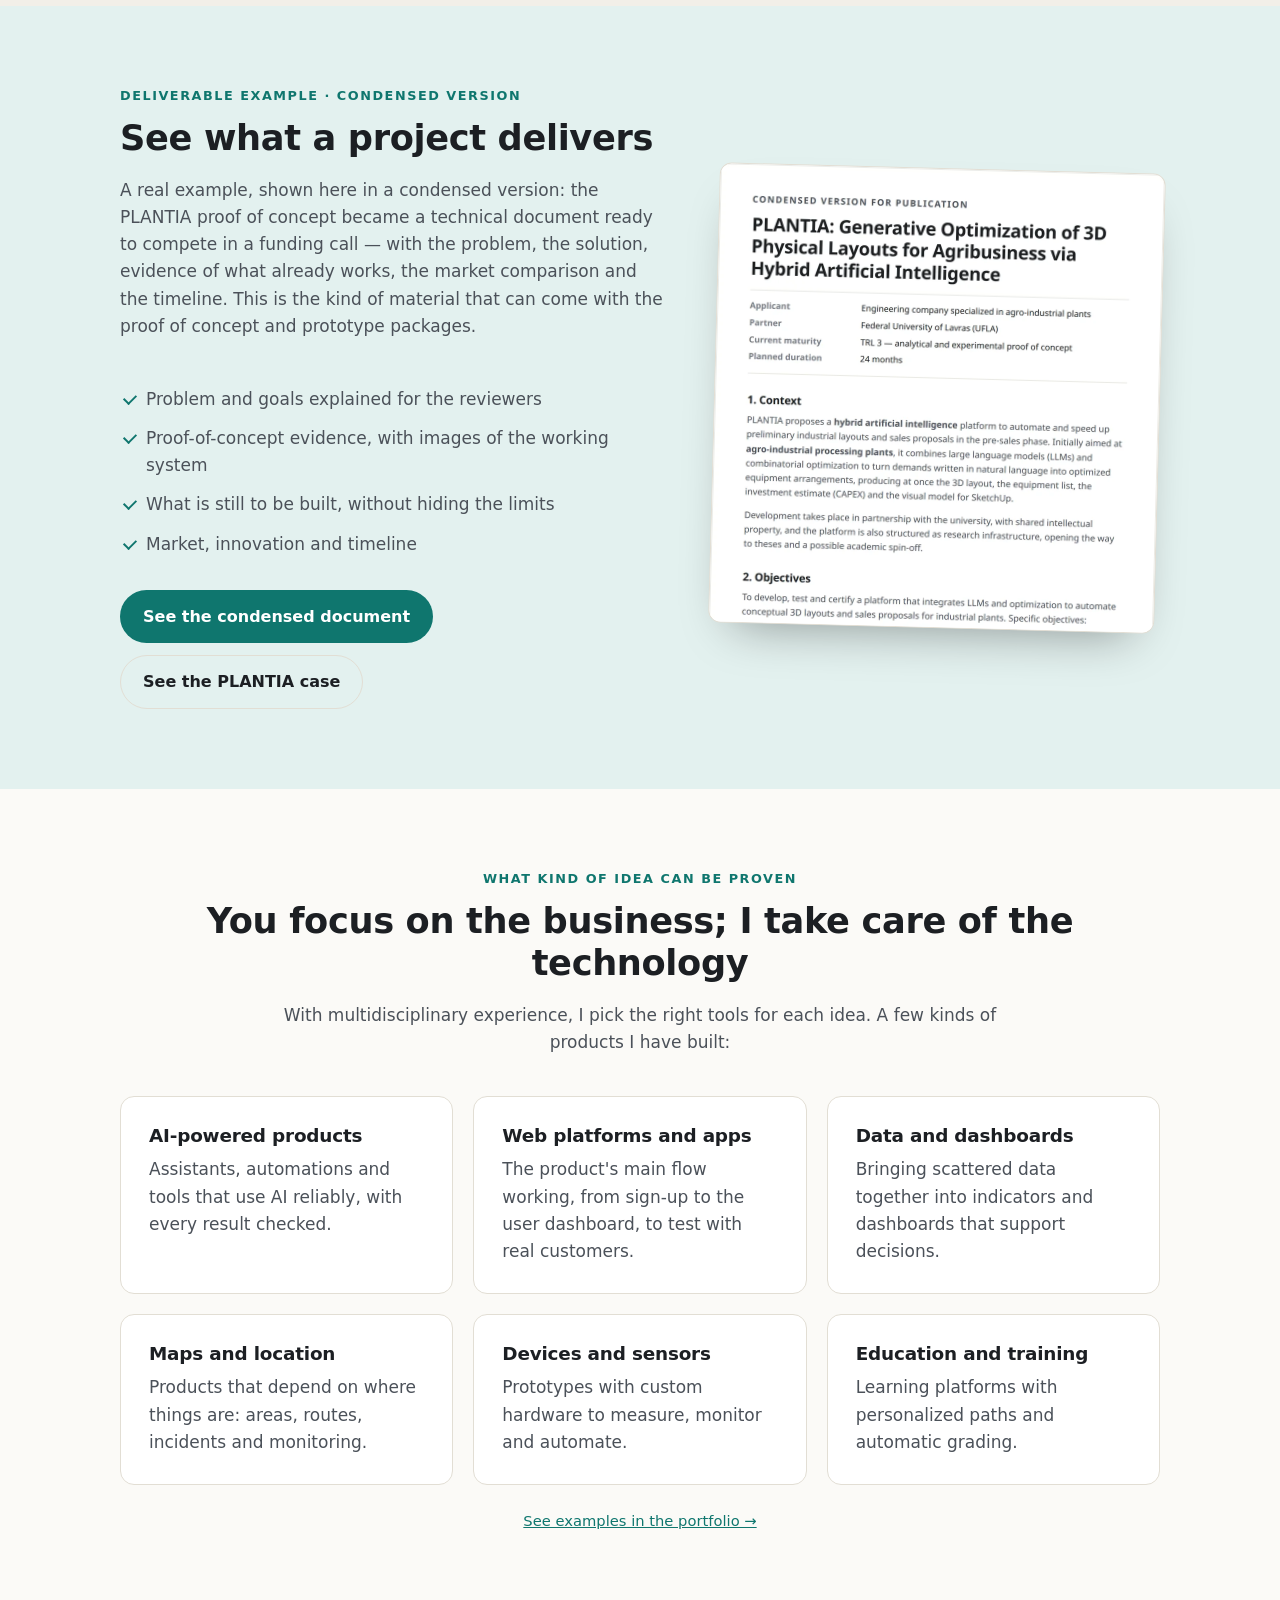
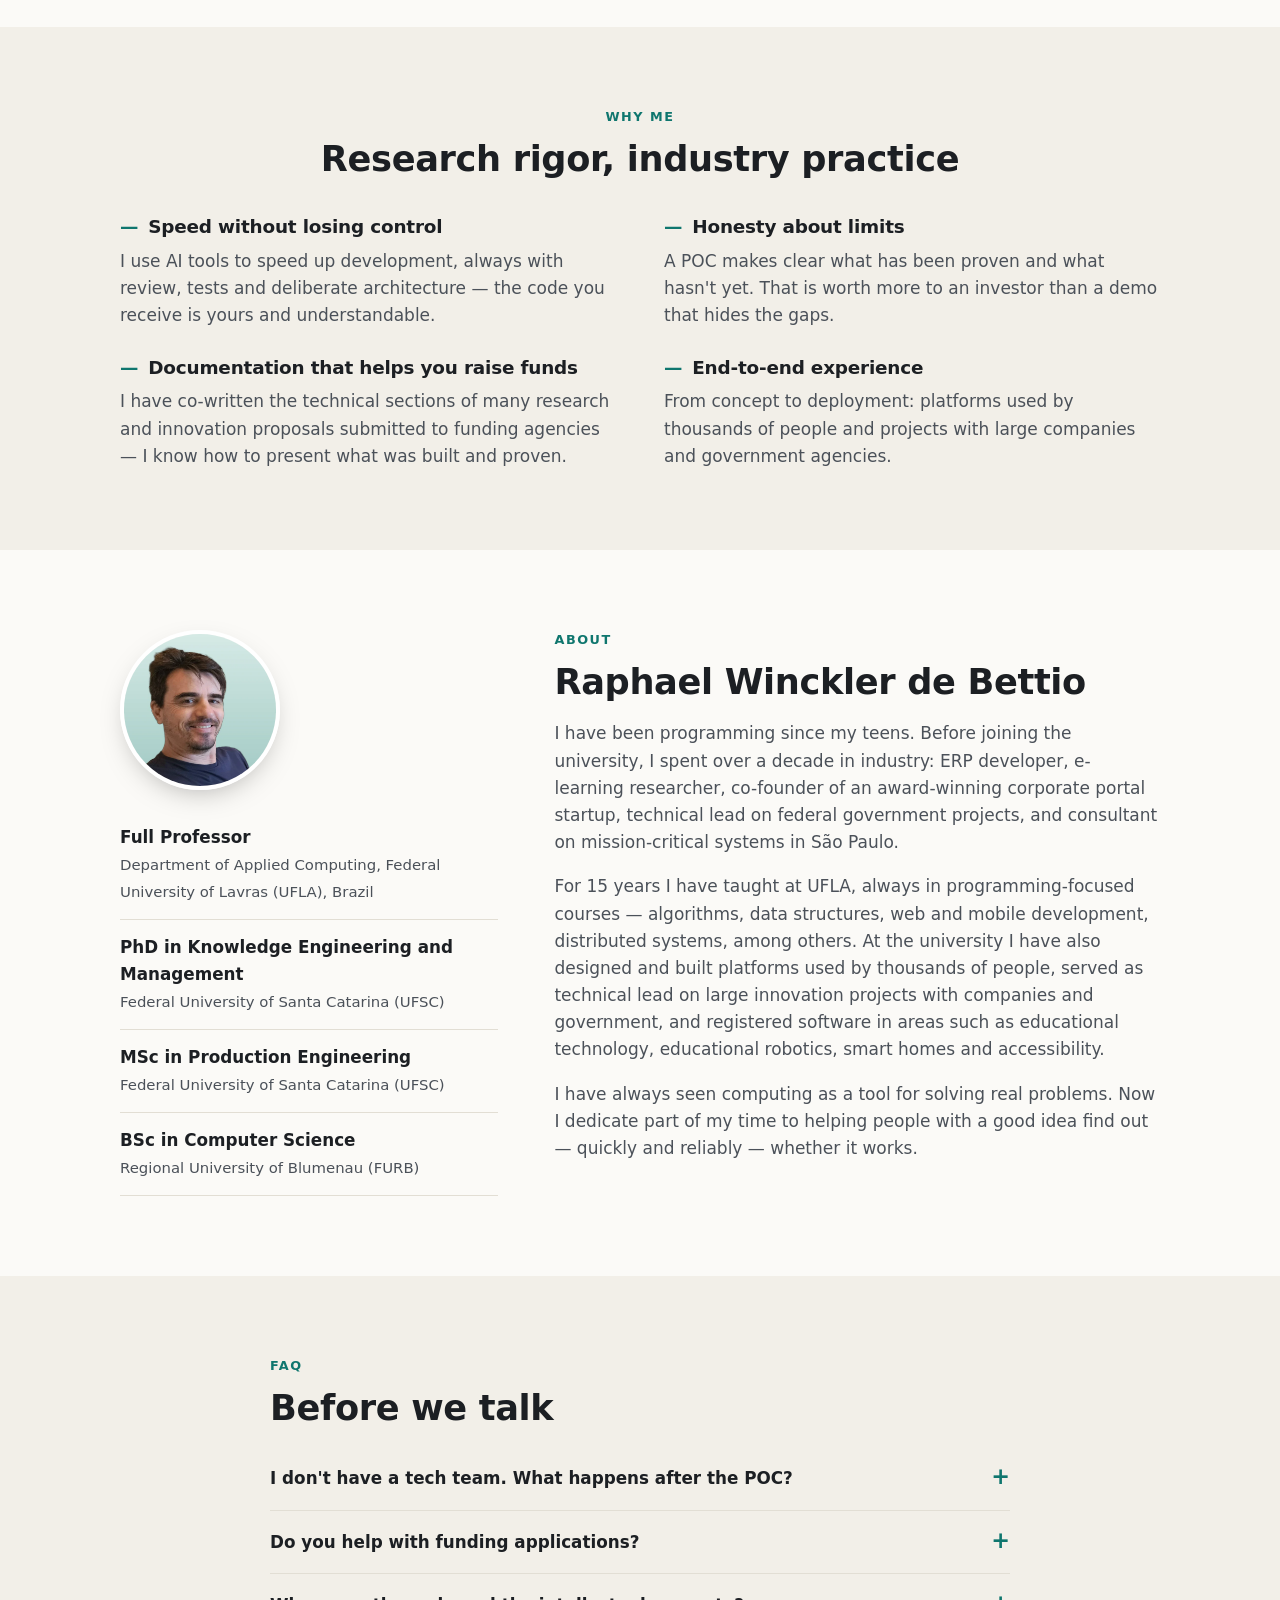
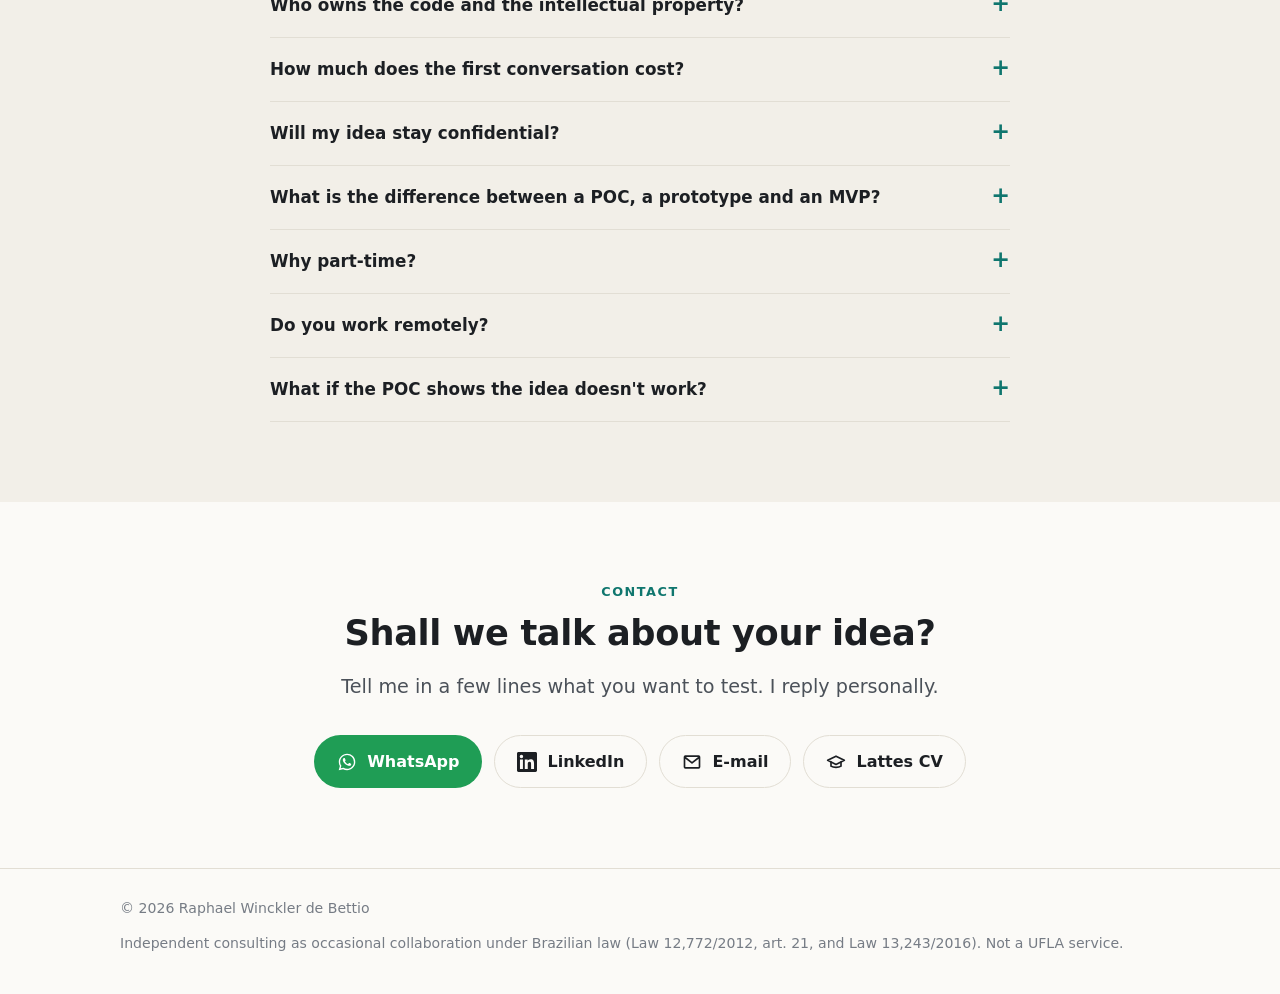
<file: en/index.html>
<!doctype html>
<html lang="en">
<head>
<meta charset="utf-8">
<meta name="viewport" content="width=device-width, initial-scale=1">
<title>Raphael Winckler de Bettio — Proofs of Concept, Prototypes and MVPs</title>
<meta name="description" content="Proofs of concept, prototypes and MVPs for startups and companies to validate ideas, test with users, raise funding or reach the market — with a fixed scope.">
<meta property="og:title" content="Raphael Winckler de Bettio — Proofs of Concept, Prototypes and MVPs">
<meta property="og:description" content="Your idea working in weeks — to validate, test or raise funding.">
<meta property="og:type" content="website">
<link rel="canonical" href="https://raphaelwb.github.io/en/">
<meta property="og:url" content="https://raphaelwb.github.io/en/">
<meta property="og:image" content="https://raphaelwb.github.io/img/og-en.png">
<meta property="og:image:width" content="1200">
<meta property="og:image:height" content="630">
<meta property="og:locale" content="en_US">
<meta name="twitter:card" content="summary_large_image">
<link rel="icon" href="data:image/svg+xml,%3Csvg xmlns='http://www.w3.org/2000/svg' viewBox='0 0 32 32'%3E%3Crect width='32' height='32' rx='7' fill='%230f766e'/%3E%3Ctext x='16' y='22' font-family='Arial' font-weight='700' font-size='15' fill='white' text-anchor='middle'%3ERB%3C/text%3E%3C/svg%3E">
<link rel="alternate" hreflang="pt-BR" href="https://raphaelwb.github.io/">
<link rel="alternate" hreflang="en" href="https://raphaelwb.github.io/en/">
<link rel="stylesheet" href="../style.css">
<!-- Contador de visitas (GoatCounter: gratuito, sem cookies). Conta: https://raphaelwb.goatcounter.com -->
<script data-goatcounter="https://raphaelwb.goatcounter.com/count" async src="https://gc.zgo.at/count.js"></script>
</head>
<body>

<svg width="0" height="0" style="position:absolute" aria-hidden="true">
  <symbol id="i-wa" viewBox="0 0 24 24"><path fill="currentColor" d="M12.04 2C6.58 2 2.13 6.45 2.13 11.91c0 1.75.46 3.45 1.32 4.95L2.05 22l5.25-1.38a9.9 9.9 0 0 0 4.74 1.21h.01c5.46 0 9.91-4.45 9.91-9.91 0-2.65-1.03-5.14-2.9-7.01A9.82 9.82 0 0 0 12.04 2Zm0 18.15h-.01a8.23 8.23 0 0 1-4.19-1.15l-.3-.18-3.12.82.83-3.04-.2-.31a8.2 8.2 0 0 1-1.26-4.38c0-4.54 3.7-8.23 8.25-8.23 2.2 0 4.27.86 5.82 2.42a8.18 8.18 0 0 1 2.41 5.82c0 4.54-3.7 8.23-8.23 8.23Zm4.52-6.16c-.25-.12-1.47-.72-1.7-.81-.23-.08-.39-.12-.56.12-.16.25-.64.81-.79.97-.14.17-.29.19-.54.06-.25-.12-1.05-.39-1.99-1.23-.74-.66-1.23-1.47-1.38-1.72-.14-.25-.02-.38.11-.51.11-.11.25-.29.37-.43.12-.15.17-.25.25-.41.08-.17.04-.31-.02-.43-.06-.12-.56-1.34-.76-1.84-.2-.48-.41-.42-.56-.43h-.48c-.17 0-.43.06-.66.31-.23.25-.87.85-.87 2.07 0 1.22.89 2.4 1.01 2.56.12.17 1.75 2.67 4.24 3.74.59.26 1.05.41 1.41.52.59.19 1.13.16 1.56.1.48-.07 1.47-.6 1.67-1.18.21-.58.21-1.07.14-1.18-.06-.1-.22-.16-.47-.28Z"/></symbol>
  <symbol id="i-li" viewBox="0 0 24 24"><path fill="currentColor" d="M20.45 20.45h-3.56v-5.57c0-1.33-.02-3.04-1.85-3.04-1.85 0-2.14 1.45-2.14 2.94v5.67H9.35V9h3.41v1.56h.05c.48-.9 1.64-1.85 3.37-1.85 3.6 0 4.27 2.37 4.27 5.46v6.28ZM5.34 7.43a2.06 2.06 0 1 1 0-4.13 2.06 2.06 0 0 1 0 4.13ZM7.12 20.45H3.56V9h3.56v11.45ZM22.22 0H1.77C.79 0 0 .77 0 1.73v20.54C0 23.23.79 24 1.77 24h20.45c.98 0 1.78-.77 1.78-1.73V1.73C24 .77 23.2 0 22.22 0Z"/></symbol>
  <symbol id="i-mail" viewBox="0 0 24 24"><path fill="none" stroke="currentColor" stroke-width="2" stroke-linecap="round" stroke-linejoin="round" d="M4 5h16a1 1 0 0 1 1 1v12a1 1 0 0 1-1 1H4a1 1 0 0 1-1-1V6a1 1 0 0 1 1-1Zm-1 1 9 7 9-7"/></symbol>
</svg>

<header>
  <div class="wrap">
    <a class="brand" href="#">Raphael Winckler de Bettio</a>
    <nav>
      <a class="link" href="#how-it-works">How it works</a>
      <a class="link" href="#packages">Packages</a>
      <a class="link" href="#example">Sample deliverable</a>
      <a class="link" href="portfolio.html">Portfolio</a>
      <a class="link" href="#about">About</a>
      <a class="btn btn-wa btn-sm js-wa" href="#contact"><svg><use href="#i-wa"/></svg>Let's talk</a>
      <div class="lang">
        <a href="../" title="Português" aria-label="Português"><svg viewBox="0 0 22 15" aria-hidden="true"><rect width="22" height="15" fill="#009c3b"/><path d="M11 1.6 20.2 7.5 11 13.4 1.8 7.5Z" fill="#ffdf00"/><circle cx="11" cy="7.5" r="3.4" fill="#002776"/></svg></a>
        <a href="./" aria-current="true" title="English" aria-label="English"><svg viewBox="0 0 22 15" aria-hidden="true"><rect width="22" height="15" fill="#fff"/><path d="M0 0h22v1.15H0zm0 2.3h22v1.15H0zm0 2.3h22v1.15H0zm0 2.3h22v1.15H0zm0 2.3h22v1.15H0zm0 2.3h22v1.15H0zm0 2.3h22V15H0z" fill="#b22234"/><rect width="9.5" height="8.05" fill="#3c3b6e"/></svg></a>
      </div>
    </nav>
  </div>
</header>

<main>

<!-- Hero -->
<section class="hero hero-center">
  <div class="wrap">
    <div class="eyebrow">For startups · Proofs of concept · Prototypes · MVPs</div>
    <h1>Your idea working<br>in <em>weeks</em>, not months.</h1>
    <p class="lead">I build proofs of concept, prototypes and MVPs for startups and companies that want to get an idea off the ground quickly: validate a hypothesis, test with users, win over investors and funding programs, or reach the market. You get a working system, with code, documentation and clarity on what has been proven.</p>
    <div class="actions">
      <a class="btn btn-wa js-wa" href="#contact"><svg><use href="#i-wa"/></svg>Chat on WhatsApp</a>
      <a class="btn btn-ghost" href="#packages">See packages</a>
      <a class="btn btn-ghost" href="portfolio.html">See examples</a>
    </div>
    <div class="creds">
      <div>Full Professor, Department of Applied Computing, UFLA</div>
      <div>PhD in Knowledge Engineering and Management (UFSC)</div>
      <div>MSc in Production Engineering (UFSC)</div>
      <div>BSc in Computer Science (FURB)</div>
      <div>15 years teaching programming at university</div>
      <div>10+ years in the software industry</div>
      <div>Registered software (INPI, Brazil)</div>
    </div>
  </div>
</section>

<!-- Who -->
<section class="alt centered" id="who">
  <div class="wrap">
    <div class="eyebrow">Who it's for</div>
    <h2>Built for startups that need to get their idea off the ground</h2>
    <p class="section-intro">Every idea goes through three questions: <strong>does it work?</strong> <strong>How would it be used?</strong> <strong>Will anyone pay for it?</strong> Answering the right question at the right time is the cheapest path — before hiring a team, spending the investment, or promising what hasn't been tested yet.</p>
    <div class="grid grid-3">
      <div class="card">
        <div class="icon"><svg viewBox="0 0 24 24" fill="none" stroke="currentColor" stroke-width="2" stroke-linecap="round" stroke-linejoin="round"><circle cx="12" cy="8" r="4"/><path d="M4 21c0-4 4-6 8-6s8 2 8 6"/></svg></div>
        <h3>Founders without a tech team</h3>
        <p>You know the problem and the market, but there is nobody to build it yet. I take the technical role in this phase: I turn the idea into something that works and leave everything ready for the team that comes next.</p>
      </div>
      <div class="card">
        <div class="icon"><svg viewBox="0 0 24 24" fill="none" stroke="currentColor" stroke-width="2" stroke-linecap="round" stroke-linejoin="round"><path d="M4.5 16.5c-1.5 1.26-2 5-2 5s3.74-.5 5-2c.71-.84.7-2.13-.09-2.91a2.18 2.18 0 0 0-2.91-.09Z"/><path d="m12 15-3-3a22 22 0 0 1 2-3.95A12.88 12.88 0 0 1 22 2c0 2.72-.78 7.5-6 11a22.35 22.35 0 0 1-4 2Z"/><path d="M9 12H4s.55-3.03 2-4c1.62-1.08 5 0 5 0M12 15v5s3.03-.55 4-2c1.08-1.62 0-5 0-5"/></svg></div>
        <h3>Startups raising investment</h3>
        <p>Something that actually works to show in a pitch, panel or funding round — instead of slides and promises.</p>
      </div>
      <div class="card">
        <div class="icon"><svg viewBox="0 0 24 24" fill="none" stroke="currentColor" stroke-width="2" stroke-linecap="round" stroke-linejoin="round"><path d="M14 3v4a1 1 0 0 0 1 1h4"/><path d="M17 21H7a2 2 0 0 1-2-2V5a2 2 0 0 1 2-2h7l5 5v11a2 2 0 0 1-2 2Z"/><path d="m9 15 2 2 4-4"/></svg></div>
        <h3>Startups applying for grants</h3>
        <p>A proof of concept or prototype, plus the technical part of the proposal, for innovation funding programs, showing the technology readiness the call requires.</p>
      </div>
    </div>
    <p class="note">I also work with companies that want to test a new idea before investing in a large project.</p>
  </div>
</section>

<!-- Depoimento -->
<section class="testimonial centered" id="depoimento">
  <div class="wrap">
    <div class="eyebrow">Testimonials</div>
    <h2>What people say about my work</h2>
    <div class="t-grid">
      <article class="t-card">
        <span class="tagline">Technical conversation · Industry 4.0</span>
        <blockquote>
          <p class="highlight">“Sometimes a few hours with the right person can save weeks of development in the wrong direction.”</p>
          <div class="body"><p>Raphael's support was important at a moment when we had to make technical decisions about hardware, sensors and communication protocols for an Industry 4.0 project.</p><p>Our team mastered software development, but we had important doubts about which architecture and communication standard would fit best. Raphael's experience helped us weigh the alternatives and decide with much more confidence.</p><details><summary>Read the full testimonial</summary><p>From that decision, we were able to design a more open, scalable solution with less vendor dependence, and gained much more clarity to estimate costs, development effort and the project's margin.</p><p>More than recommending a technology, the consulting helped us reduce uncertainty and turn a technical decision into a business decision.</p></details></div>
        </blockquote>
        <div class="who">
          <div><strong>Clodoaldo Tschöke</strong><span>Executive Director · Coden3 Tecnologia Ltda. · translated from Portuguese</span></div>
          <a href="https://www.linkedin.com/in/clodoaldo/" target="_blank" rel="noopener"><svg><use href="#i-li"/></svg>LinkedIn</a>
        </div>
        <p class="t-context"><strong>Context:</strong> a one-off technical conversation, at no cost — the same format as the first step offered here.</p>
      </article>
      <article class="t-card">
        <span class="tagline">Proofs of concept · Research at UFLA</span>
        <blockquote>
          <p class="highlight">“…turn a still loosely defined need into a concrete solution that could be tested and evaluated.”</p>
          <div class="body"><p>During my postdoc at UFLA, I worked on evaluating technologies that could be applied to demands related to forensic work for the Civil Police. At some point, I realized that, beyond research and conceptual evaluation of the technologies, it would be important to build proofs of concept to verify in practice how these solutions could work.</p><p>That is when I counted on Raphael's support. He helped me turn the ideas and requirements we had into two working proofs of concept, taking part in defining the technologies, the architecture of the solutions and the integration of the different components involved.</p><details><summary>Read the full testimonial</summary><p>The work was important because it allowed us to move beyond a mostly theoretical evaluation and try the solutions in practice. With the prototypes, we were able to better understand the possibilities, identify limitations and assess more confidently the viability of the technologies for the context in which they would be used.</p><p>Raphael's contribution was especially important because he was able to move across different areas of technology and turn a still loosely defined need into a concrete solution that could be tested and evaluated.</p></details></div>
        </blockquote>
        <div class="who">
          <div><strong>Tales Giuliano Vieira</strong><span>Official Forensic Expert, Minas Gerais Civil Police · translated from Portuguese</span></div>
          <a href="https://www.linkedin.com/in/peritotales/" target="_blank" rel="noopener"><svg><use href="#i-li"/></svg>LinkedIn</a>
        </div>
        <p class="t-context"><strong>Context:</strong> academic work at UFLA — I co-supervised Tales's postdoctoral research, and the proofs of concept were built as part of it.</p>
      </article>
    </div>
  </div>
</section>

<!-- How it works -->
<section class="centered" id="how-it-works">
  <div class="wrap">
    <div class="eyebrow">How it works</div>
    <h2>Fixed scope, short cycles, no surprises</h2>
    <p class="section-intro">From day one you know what will be delivered, how long it takes, and what is out of scope.</p>
    <div class="steps">
      <div class="step">
        <h3>First conversation</h3>
        <p>An initial technical conversation, at no cost, to understand the idea and see which stage — POC, prototype or MVP — makes sense now.</p>
      </div>
      <div class="step">
        <h3>Written scope</h3>
        <p>The hypothesis to prove, what is in, what is out, timeline and price — all in a short document.</p>
      </div>
      <div class="step">
        <h3>Demo-driven cycles</h3>
        <p>Every cycle you see something working and can adjust course early, not just at the end.</p>
      </div>
      <div class="step">
        <h3>Delivery</h3>
        <p>Source code, documentation, run instructions and a presentation of the results.</p>
      </div>
    </div>
  </div>
</section>

<!-- Packages -->
<section class="alt centered" id="packages">
  <div class="wrap">
    <div class="eyebrow">Packages</div>
    <h2>Three stages, depending on the question you need answered</h2>
    <p class="section-intro">Each stage matches a level on the Technology Readiness Level (TRL) scale used by funding programs and investors. Timelines reflect my dedication of up to 8 hours per week; the exact scope is agreed after the first conversation.</p>
    <div class="free-talk">
      <span class="badge">First step</span>
      <div><h3>Start with a technical conversation</h3><p>No commitment and no cost: you bring the idea or the technical question, and I give you a frank opinion on feasibility, risks, technologies and the best next step — which may be one of the packages below, or none of them. It is just a conversation: it does not include development, review of materials or any written deliverable.</p><a class="talk-link" href="#depoimento">See what a conversation like this has already solved →</a></div>
      <a class="btn btn-wa js-wa" data-pkg="Initial technical conversation" href="#contact"><svg><use href="#i-wa"/></svg>Book a conversation</a>
    </div>
    <div class="grid grid-3">
      <div class="card pkg featured">
        <h3>Proof of concept</h3>
        <div class="duration">4–8 weeks</div>
        <p class="goal">Does the core mechanism of the idea really work?</p>
        <ul>
          <li>Implementation of the solution's core</li>
          <li>Working demonstration</li>
          <li>Tests with real or realistic data</li>
          <li>Report: what was proven and what was not</li>
          <li>Readiness level assessment (TRL)</li>
          <li>Source code and instructions</li>
          <li>Optional: the technical part of a funding proposal, built on the POC results (<a href="exemplo-edital.html">see an example</a>)</li>
        </ul>
        <div class="price">Price on request</div>
        <a class="btn btn-wa js-wa" data-pkg="Proof of concept" href="#contact"><svg><use href="#i-wa"/></svg>I want a POC</a>
      </div>
      <div class="card pkg">
        <h3>Prototype</h3>
        <div class="duration">8–12 weeks</div>
        <p class="goal">Something presentable to investors, review panels and test users.</p>
        <ul>
          <li>Clickable, deployed prototype</li>
          <li>Interface designed for demos</li>
          <li>Technology readiness document (TRL)</li>
          <li>Technical roadmap to the product</li>
          <li>Support with the technical part of grant applications</li>
        </ul>
        <div class="price">Price on request</div>
        <a class="btn btn-ghost js-wa" data-pkg="Prototype" href="#contact">I want a prototype</a>
      </div>
      <div class="card pkg">
        <h3>Minimum viable product (MVP)</h3>
        <div class="duration">12–20 weeks</div>
        <p class="goal">A first version of the product, used by real customers.</p>
        <ul>
          <li>Core features, prioritized with you</li>
          <li>Product deployed and ready for the first customers</li>
          <li>Usage data and customer feedback</li>
          <li>Technical foundation ready to grow</li>
          <li>Source code, documentation and handover to your team</li>
        </ul>
        <div class="price">Price on request</div>
        <a class="btn btn-ghost js-wa" data-pkg="MVP" href="#contact">I want an MVP</a>
      </div>
    </div>
    <p class="note">Because I work part-time on consulting, I take on few projects at once, always with a fixed scope. Ongoing maintenance and operations are not included: the delivery is prepared so your team — or another team — can take it forward.</p>
  </div>
</section>

<!-- Exemplo de entrega -->
<section class="example-band" id="example">
  <div class="wrap">
    <div>
      <div class="eyebrow">Deliverable example · condensed version</div>
      <h2>See what a project delivers</h2>
      <p class="section-intro">A real example, shown here in a condensed version: the PLANTIA proof of concept became a technical document ready to compete in a funding call — with the problem, the solution, evidence of what already works, the market comparison and the timeline. This is the kind of material that can come with the proof of concept and prototype packages.</p>
      <ul><li>Problem and goals explained for the reviewers</li><li>Proof-of-concept evidence, with images of the working system</li><li>What is still to be built, without hiding the limits</li><li>Market, innovation and timeline</li></ul>
      <div class="actions">
        <a class="btn btn-accent" href="exemplo-edital.html">See the condensed document</a>
        <a class="btn btn-ghost" href="portfolio.html#plantia">See the PLANTIA case</a>
      </div>
    </div>
    <a class="doc-thumb" href="exemplo-edital.html"><img src="../img/exemplo-doc-en.webp" alt="First page of the example document" loading="lazy"></a>
  </div>
</section>

<!-- What I build -->
<section class="centered" id="what-can-be-proven">
  <div class="wrap">
    <div class="eyebrow">What kind of idea can be proven</div>
    <h2>You focus on the business; I take care of the technology</h2>
    <p class="section-intro">With multidisciplinary experience, I pick the right tools for each idea. A few kinds of products I have built:</p>
    <div class="grid grid-3">
      <div class="card">
        <h3>AI-powered products</h3>
        <p>Assistants, automations and tools that use AI reliably, with every result checked.</p>
      </div>
      <div class="card">
        <h3>Web platforms and apps</h3>
        <p>The product's main flow working, from sign-up to the user dashboard, to test with real customers.</p>
      </div>
      <div class="card">
        <h3>Data and dashboards</h3>
        <p>Bringing scattered data together into indicators and dashboards that support decisions.</p>
      </div>
      <div class="card">
        <h3>Maps and location</h3>
        <p>Products that depend on where things are: areas, routes, incidents and monitoring.</p>
      </div>
      <div class="card">
        <h3>Devices and sensors</h3>
        <p>Prototypes with custom hardware to measure, monitor and automate.</p>
      </div>
      <div class="card">
        <h3>Education and training</h3>
        <p>Learning platforms with personalized paths and automatic grading.</p>
      </div>
    </div>
    <p class="note"><a href="portfolio.html">See examples in the portfolio →</a></p>
  </div>
</section>

<!-- Why -->
<section class="alt centered">
  <div class="wrap">
    <div class="eyebrow">Why me</div>
    <h2>Research rigor, industry practice</h2>
    <div class="why" style="margin-top:36px">
      <div>
        <h3>Speed without losing control</h3>
        <p>I use AI tools to speed up development, always with review, tests and deliberate architecture — the code you receive is yours and understandable.</p>
      </div>
      <div>
        <h3>Honesty about limits</h3>
        <p>A POC makes clear what has been proven and what hasn't yet. That is worth more to an investor than a demo that hides the gaps.</p>
      </div>
      <div>
        <h3>Documentation that helps you raise funds</h3>
        <p>I have co-written the technical sections of many research and innovation proposals submitted to funding agencies — I know how to present what was built and proven.</p>
      </div>
      <div>
        <h3>End-to-end experience</h3>
        <p>From concept to deployment: platforms used by thousands of people and projects with large companies and government agencies.</p>
      </div>
    </div>
  </div>
</section>

<!-- About -->
<section id="about">
  <div class="wrap about">
    <div class="about-side">
    <img class="photo" src="../img/raphael.webp" alt="Photo of Raphael Winckler de Bettio" width="160" height="160">
    <ul class="facts">
      <li><strong>Full Professor</strong><span>Department of Applied Computing, Federal University of Lavras (UFLA), Brazil</span></li>
      <li><strong>PhD in Knowledge Engineering and Management</strong><span>Federal University of Santa Catarina (UFSC)</span></li>
      <li><strong>MSc in Production Engineering</strong><span>Federal University of Santa Catarina (UFSC)</span></li>
      <li><strong>BSc in Computer Science</strong><span>Regional University of Blumenau (FURB)</span></li>
    </ul>
    </div>
    <div class="bio">
      <div class="eyebrow">About</div>
      <h2>Raphael Winckler de Bettio</h2>
      <p>I have been programming since my teens. Before joining the university, I spent over a decade in industry: ERP developer, e-learning researcher, co-founder of an award-winning corporate portal startup, technical lead on federal government projects, and consultant on mission-critical systems in São Paulo.</p>
      <p>For 15 years I have taught at UFLA, always in programming-focused courses — algorithms, data structures, web and mobile development, distributed systems, among others. At the university I have also designed and built platforms used by thousands of people, served as technical lead on large innovation projects with companies and government, and registered software in areas such as educational technology, educational robotics, smart homes and accessibility.</p>
      <p>I have always seen computing as a tool for solving real problems. Now I dedicate part of my time to helping people with a good idea find out — quickly and reliably — whether it works.</p>
    </div>
  </div>
</section>

<!-- FAQ -->
<section class="alt" id="faq">
  <div class="wrap faq">
    <div class="eyebrow">FAQ</div>
    <h2>Before we talk</h2>
    <details>
      <summary>I don't have a tech team. What happens after the POC?</summary>
      <p>You get the code, the documentation and a clear explanation of how to move forward. I can help define the profile of your first developer or assess a hired team for the next phase — so you don't depend on me.</p>
    </details>
    <details>
      <summary>Do you help with funding applications?</summary>
      <p>Yes. In the proof of concept and prototype packages, I can prepare the technical part of the proposal: context, feasibility backed by the POC evidence, technology readiness and timeline. <a href="exemplo-edital.html">See a condensed example of a technical document for a funding call</a>.</p>
    </details>
    <details>
      <summary>Who owns the code and the intellectual property?</summary>
      <p>You do. The code developed for the project is delivered to you, and this is set out in the contract. Generic tools I already had before the project may be used as a foundation, without limiting your use.</p>
    </details>
    <details>
      <summary>How much does the first conversation cost?</summary>
      <p>The initial technical conversation has no cost and no commitment — it is just a conversation, with no development or deliverables. If it makes sense to move forward, the package scope and price are agreed afterwards, in writing.</p>
    </details>
    <details>
      <summary>Will my idea stay confidential?</summary>
      <p>Yes. I am happy to sign a non-disclosure agreement (NDA), even before you go into detail.</p>
    </details>
    <details>
      <summary>What is the difference between a POC, a prototype and an MVP?</summary>
      <p>A POC proves that the core mechanism works. A prototype shows how the solution would be used and is meant for presenting. An MVP is a minimal product running with real customers. I can take you through all three stages; after the MVP, ongoing development and operation are handled by your team or a hired team.</p>
    </details>
    <details>
      <summary>Why part-time?</summary>
      <p>I am a professor at UFLA under an exclusive-dedication contract. Brazil's Federal Teaching Career Law (Law 12,772/2012, art. 21) allows professors under this regime to engage in occasional collaboration with companies, in their field of expertise, for up to 8 hours per week and 416 hours per year. This was reinforced by Brazil's Legal Framework for Science, Technology and Innovation (Law 13,243/2016), created to bring universities and industry closer together.</p>
      <p>That is why I work with a fixed scope and few projects at once — which also keeps the focus on each one.</p>
      <p>Each project is authorized in advance by the university, under UFLA's Resolution CUNI 67/2021, so work starts a few weeks after we agree on the scope.</p>
    </details>
    <details>
      <summary>Do you work remotely?</summary>
      <p>Yes. All the work can be done remotely, for clients anywhere in Brazil or abroad, with online meetings for the demos.</p>
    </details>
    <details>
      <summary>What if the POC shows the idea doesn't work?</summary>
      <p>That is a result too — and usually the cheapest one you will ever get. The report explains why and, where they exist, the alternative paths.</p>
    </details>
  </div>
</section>

<!-- Contact -->
<section class="contact" id="contact">
  <div class="wrap">
    <div class="eyebrow">Contact</div>
    <h2>Shall we talk about your idea?</h2>
    <p class="lead">Tell me in a few lines what you want to test. I reply personally.</p>
    <div class="actions">
      <a class="btn btn-wa js-wa" href="#contact"><svg><use href="#i-wa"/></svg>WhatsApp</a>
      <a class="btn btn-ghost js-li" href="#contact"><svg><use href="#i-li"/></svg>LinkedIn</a>
      <a class="btn btn-ghost js-mail" href="#contact"><svg><use href="#i-mail"/></svg>E-mail</a>
      <a class="btn btn-ghost js-lattes" href="#contact"><svg viewBox="0 0 24 24" fill="none" stroke="currentColor" stroke-width="2" stroke-linecap="round" stroke-linejoin="round"><path d="M22 10 12 5 2 10l10 5 10-5Z"/><path d="M6 12v5c3 2 9 2 12 0v-5"/></svg>Lattes CV</a>
    </div>
  </div>
</section>

</main>

<footer>
  <div class="wrap">
    <div>© <span id="year">2026</span> Raphael Winckler de Bettio</div>
    <div>Independent consulting as occasional collaboration under Brazilian law (Law 12,772/2012, art. 21, and Law 13,243/2016). Not a UFLA service.</div>
  </div>
</footer>

<a class="fab js-wa" href="#contact" aria-label="Chat on WhatsApp"><svg><use href="#i-wa"/></svg></a>

<script src="../site.js"></script>
</body>
</html>
</file>
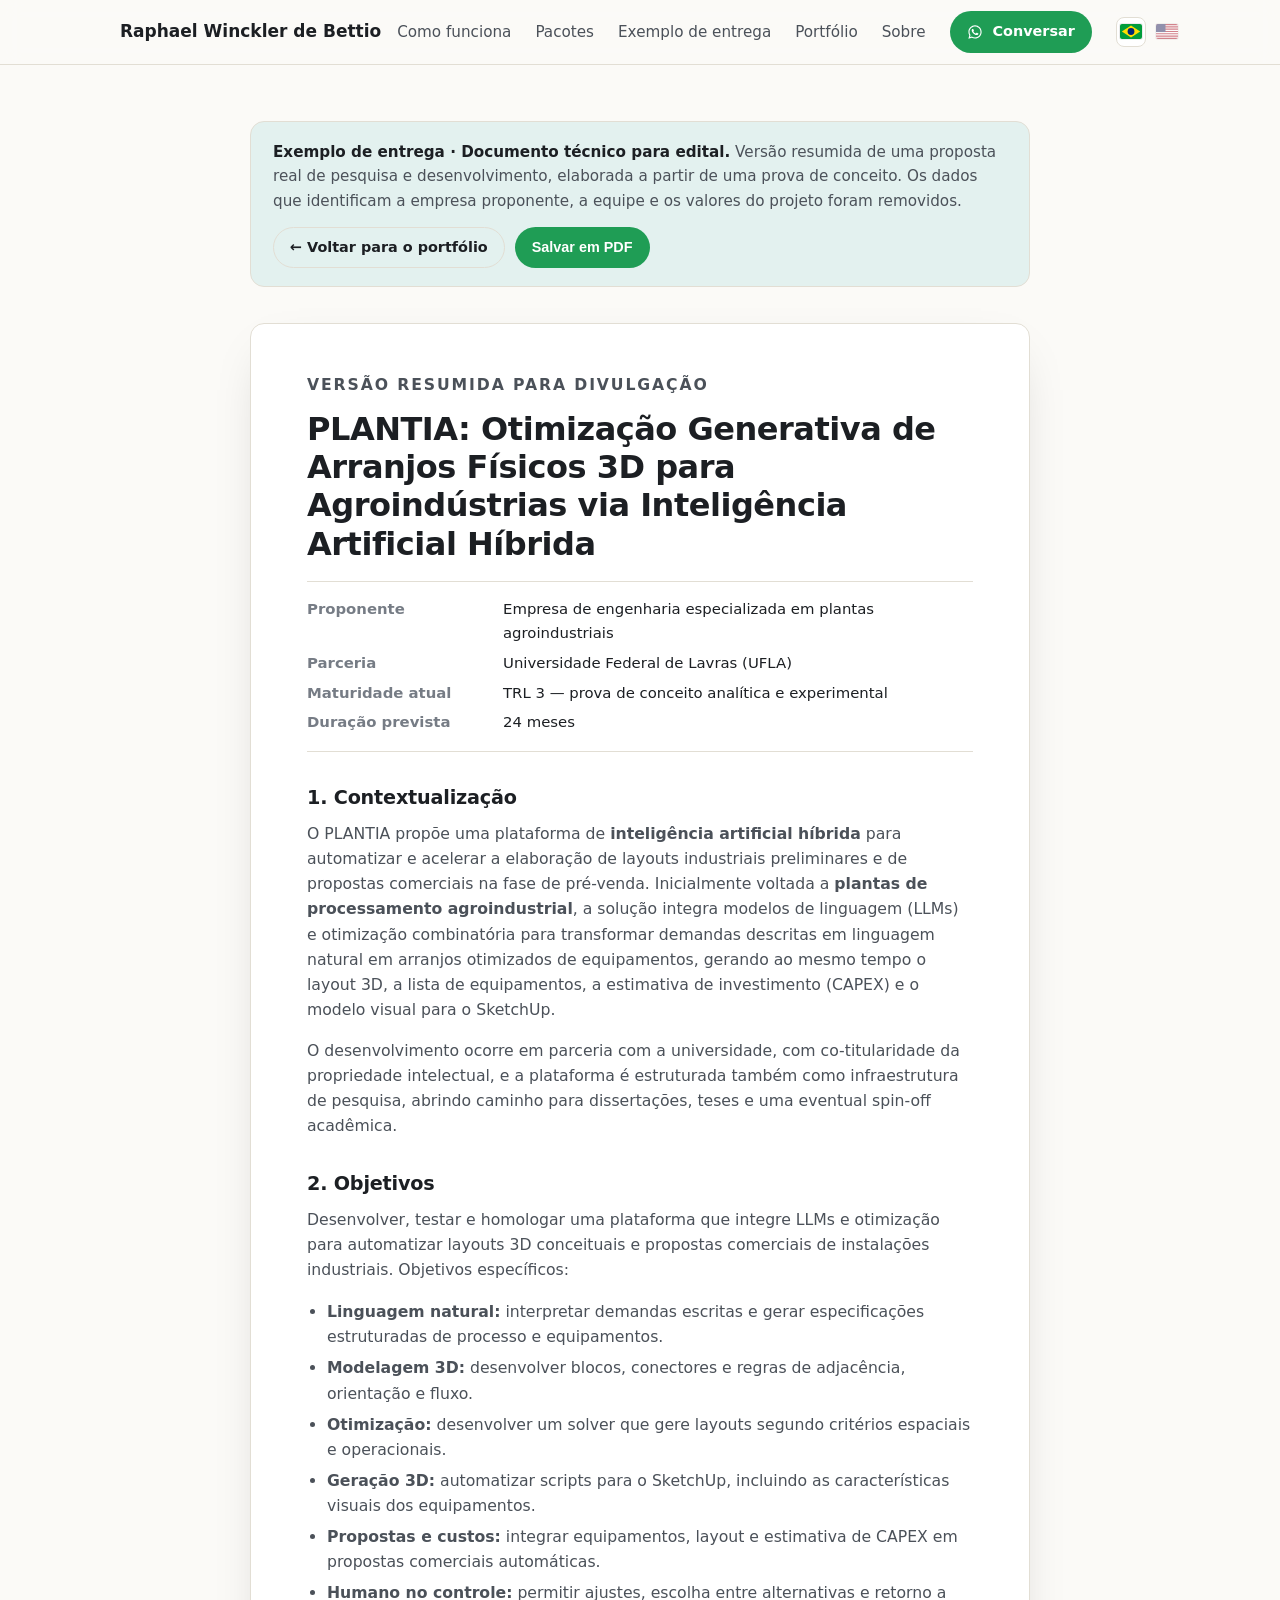
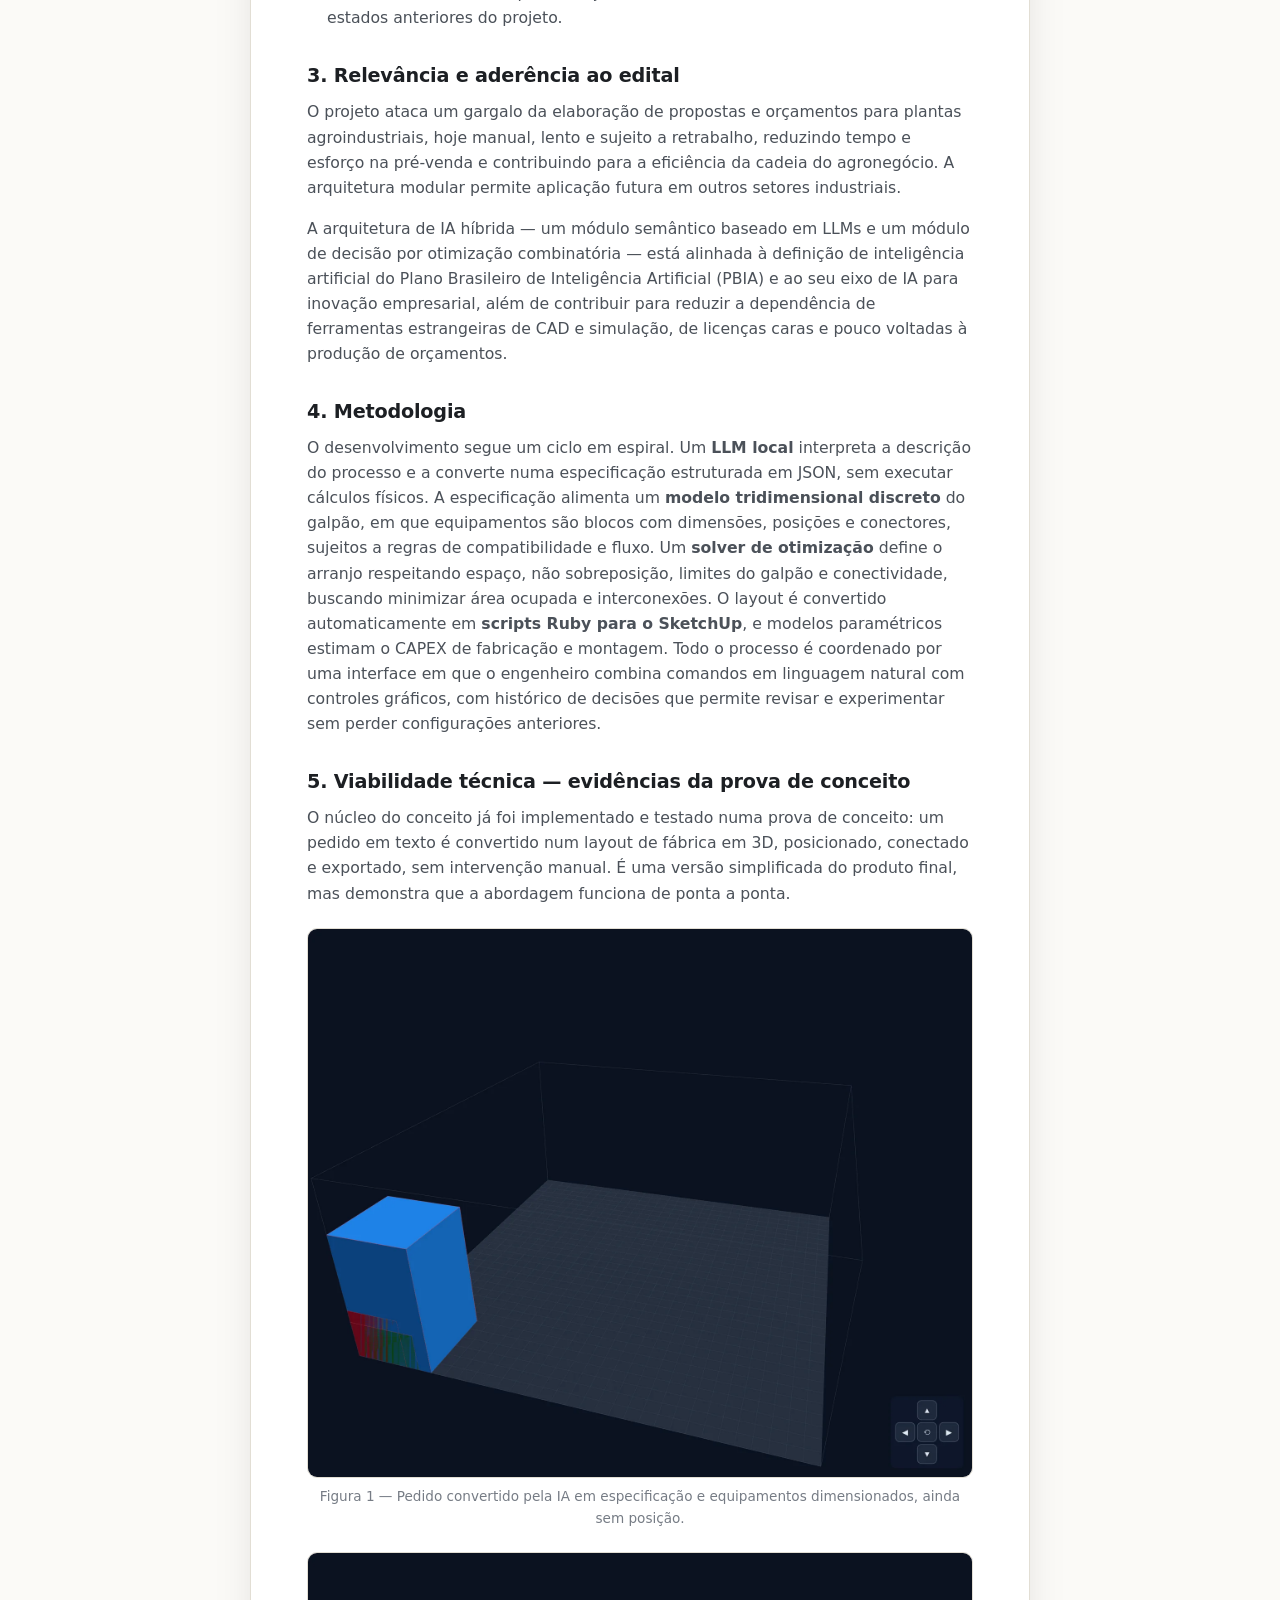
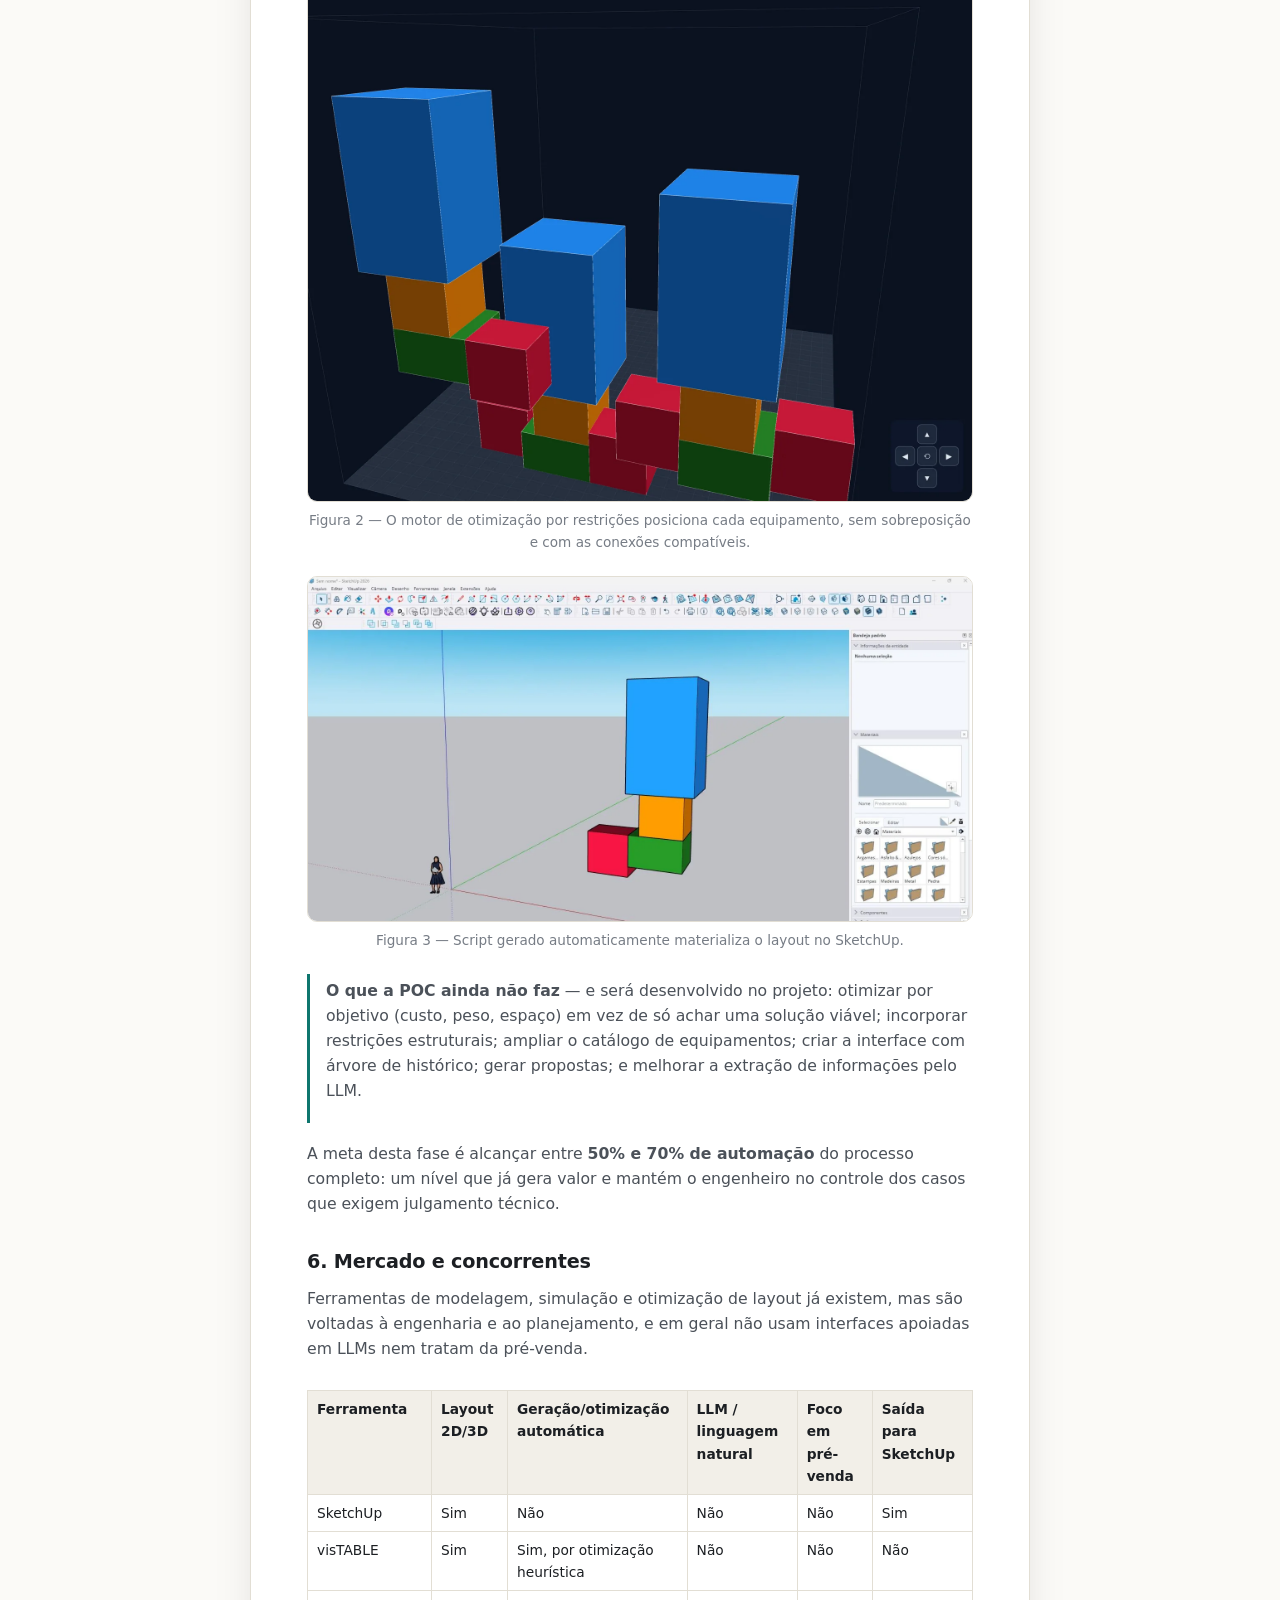
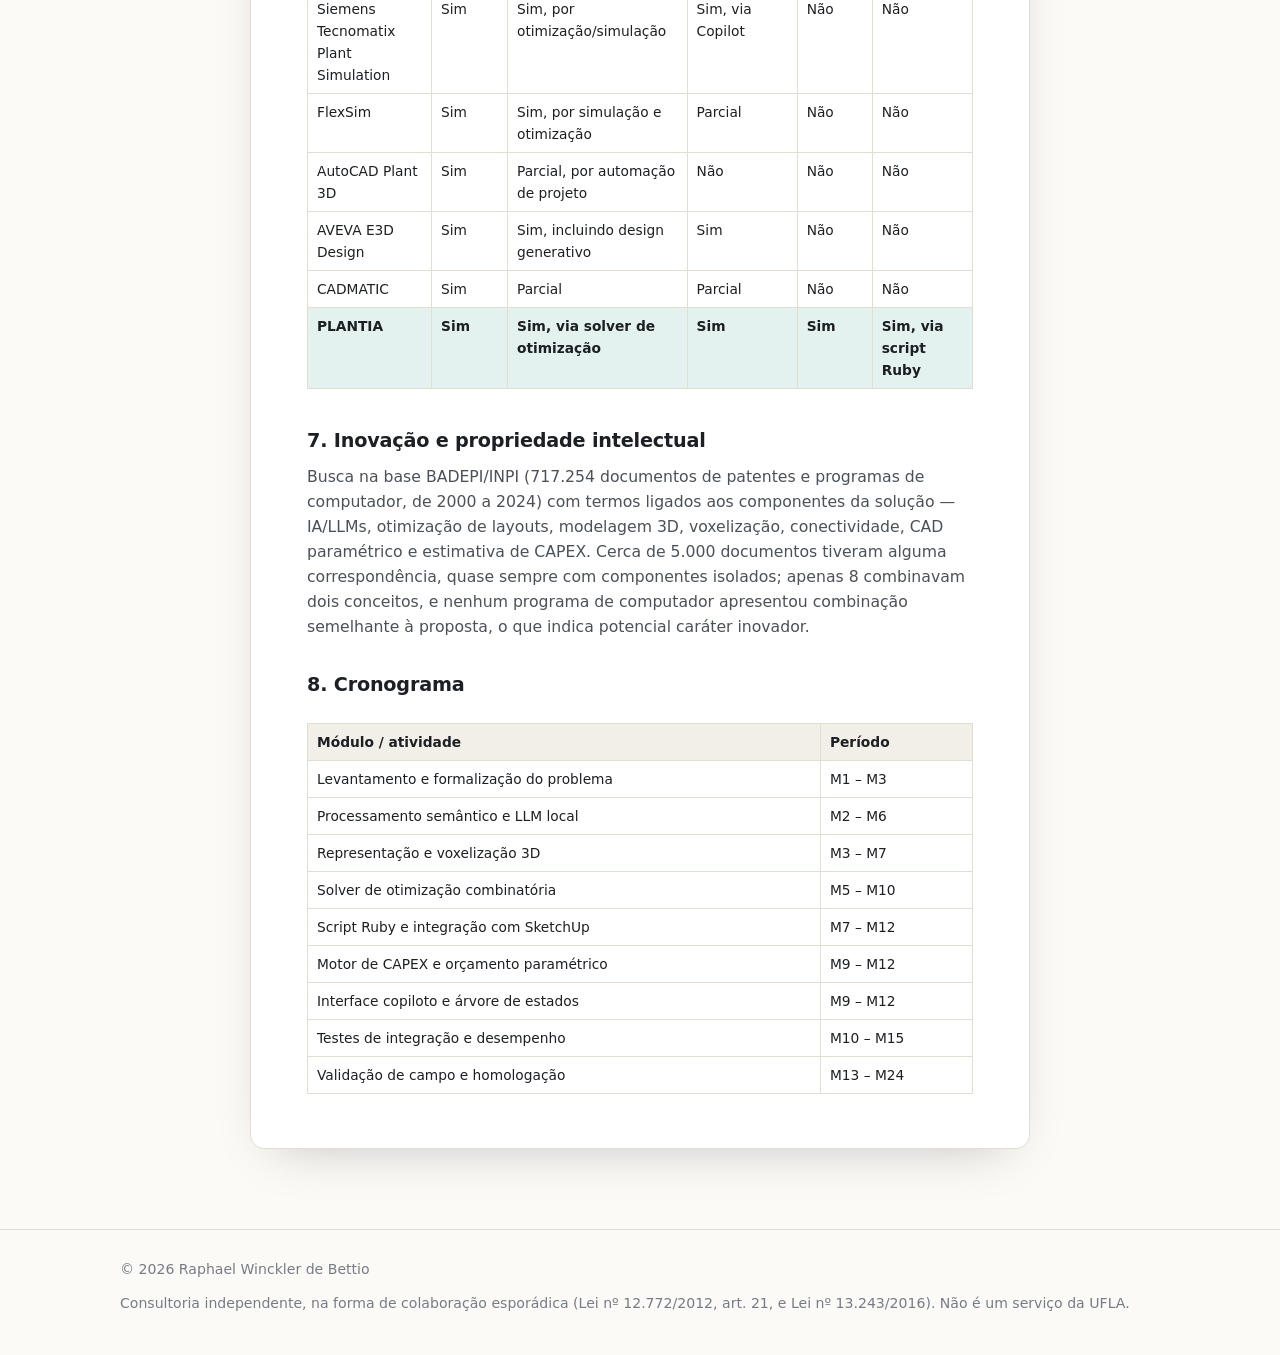
<file: exemplo-edital.html>
<!doctype html>
<html lang="pt-BR">
<head>
<meta charset="utf-8">
<meta name="viewport" content="width=device-width, initial-scale=1">
<title>Exemplo de documento técnico para edital (versão resumida) — Raphael Winckler de Bettio</title>
<meta name="description" content="Versão resumida de uma proposta real de P&D para edital de fomento, elaborada a partir de uma prova de conceito.">
<meta property="og:title" content="Exemplo de documento técnico para edital — Raphael Winckler de Bettio">
<meta property="og:description" content="Sua ideia funcionando em semanas, para validar, testar ou captar recursos.">
<meta property="og:type" content="website">
<link rel="canonical" href="https://raphaelwb.github.io/exemplo-edital.html">
<meta property="og:url" content="https://raphaelwb.github.io/exemplo-edital.html">
<meta property="og:image" content="https://raphaelwb.github.io/img/og.png">
<meta property="og:image:width" content="1200">
<meta property="og:image:height" content="630">
<meta property="og:locale" content="pt_BR">
<meta name="twitter:card" content="summary_large_image">
<link rel="icon" href="data:image/svg+xml,%3Csvg xmlns='http://www.w3.org/2000/svg' viewBox='0 0 32 32'%3E%3Crect width='32' height='32' rx='7' fill='%230f766e'/%3E%3Ctext x='16' y='22' font-family='Arial' font-weight='700' font-size='15' fill='white' text-anchor='middle'%3ERB%3C/text%3E%3C/svg%3E">
<link rel="alternate" hreflang="pt-BR" href="https://raphaelwb.github.io/exemplo-edital.html">
<link rel="alternate" hreflang="en" href="https://raphaelwb.github.io/en/exemplo-edital.html">
<link rel="stylesheet" href="style.css">
<!-- Contador de visitas (GoatCounter: gratuito, sem cookies). Conta: https://raphaelwb.goatcounter.com -->
<script data-goatcounter="https://raphaelwb.goatcounter.com/count" async src="https://gc.zgo.at/count.js"></script>
</head>
<body>

<svg width="0" height="0" style="position:absolute" aria-hidden="true">
  <symbol id="i-wa" viewBox="0 0 24 24"><path fill="currentColor" d="M12.04 2C6.58 2 2.13 6.45 2.13 11.91c0 1.75.46 3.45 1.32 4.95L2.05 22l5.25-1.38a9.9 9.9 0 0 0 4.74 1.21h.01c5.46 0 9.91-4.45 9.91-9.91 0-2.65-1.03-5.14-2.9-7.01A9.82 9.82 0 0 0 12.04 2Zm0 18.15h-.01a8.23 8.23 0 0 1-4.19-1.15l-.3-.18-3.12.82.83-3.04-.2-.31a8.2 8.2 0 0 1-1.26-4.38c0-4.54 3.7-8.23 8.25-8.23 2.2 0 4.27.86 5.82 2.42a8.18 8.18 0 0 1 2.41 5.82c0 4.54-3.7 8.23-8.23 8.23Zm4.52-6.16c-.25-.12-1.47-.72-1.7-.81-.23-.08-.39-.12-.56.12-.16.25-.64.81-.79.97-.14.17-.29.19-.54.06-.25-.12-1.05-.39-1.99-1.23-.74-.66-1.23-1.47-1.38-1.72-.14-.25-.02-.38.11-.51.11-.11.25-.29.37-.43.12-.15.17-.25.25-.41.08-.17.04-.31-.02-.43-.06-.12-.56-1.34-.76-1.84-.2-.48-.41-.42-.56-.43h-.48c-.17 0-.43.06-.66.31-.23.25-.87.85-.87 2.07 0 1.22.89 2.4 1.01 2.56.12.17 1.75 2.67 4.24 3.74.59.26 1.05.41 1.41.52.59.19 1.13.16 1.56.1.48-.07 1.47-.6 1.67-1.18.21-.58.21-1.07.14-1.18-.06-.1-.22-.16-.47-.28Z"/></symbol>
  <symbol id="i-li" viewBox="0 0 24 24"><path fill="currentColor" d="M20.45 20.45h-3.56v-5.57c0-1.33-.02-3.04-1.85-3.04-1.85 0-2.14 1.45-2.14 2.94v5.67H9.35V9h3.41v1.56h.05c.48-.9 1.64-1.85 3.37-1.85 3.6 0 4.27 2.37 4.27 5.46v6.28ZM5.34 7.43a2.06 2.06 0 1 1 0-4.13 2.06 2.06 0 0 1 0 4.13ZM7.12 20.45H3.56V9h3.56v11.45ZM22.22 0H1.77C.79 0 0 .77 0 1.73v20.54C0 23.23.79 24 1.77 24h20.45c.98 0 1.78-.77 1.78-1.73V1.73C24 .77 23.2 0 22.22 0Z"/></symbol>
  <symbol id="i-mail" viewBox="0 0 24 24"><path fill="none" stroke="currentColor" stroke-width="2" stroke-linecap="round" stroke-linejoin="round" d="M4 5h16a1 1 0 0 1 1 1v12a1 1 0 0 1-1 1H4a1 1 0 0 1-1-1V6a1 1 0 0 1 1-1Zm-1 1 9 7 9-7"/></symbol>
</svg>

<header>
  <div class="wrap">
    <a class="brand" href="index.html">Raphael Winckler de Bettio</a>
    <nav>
      <a class="link" href="index.html#como-funciona">Como funciona</a>
      <a class="link" href="index.html#pacotes">Pacotes</a>
      <a class="link" href="index.html#exemplo">Exemplo de entrega</a>
      <a class="link" href="portfolio.html">Portfólio</a>
      <a class="link" href="index.html#sobre">Sobre</a>
      <a class="btn btn-wa btn-sm js-wa" href="index.html#contato"><svg><use href="#i-wa"/></svg>Conversar</a>
      <div class="lang">
        <a href="exemplo-edital.html" aria-current="true" title="Português" aria-label="Português"><svg viewBox="0 0 22 15" aria-hidden="true"><rect width="22" height="15" fill="#009c3b"/><path d="M11 1.6 20.2 7.5 11 13.4 1.8 7.5Z" fill="#ffdf00"/><circle cx="11" cy="7.5" r="3.4" fill="#002776"/></svg></a>
        <a href="en/exemplo-edital.html" title="English" aria-label="English"><svg viewBox="0 0 22 15" aria-hidden="true"><rect width="22" height="15" fill="#fff"/><path d="M0 0h22v1.15H0zm0 2.3h22v1.15H0zm0 2.3h22v1.15H0zm0 2.3h22v1.15H0zm0 2.3h22v1.15H0zm0 2.3h22v1.15H0zm0 2.3h22V15H0z" fill="#b22234"/><rect width="9.5" height="8.05" fill="#3c3b6e"/></svg></a>
      </div>
    </nav>
  </div>
</header>

<main class="doc-page">
  <div class="doc-wrap">
    <div class="doc-banner"><strong>Exemplo de entrega · Documento técnico para edital.</strong> Versão resumida de uma proposta real de pesquisa e desenvolvimento, elaborada a partir de uma prova de conceito. Os dados que identificam a empresa proponente, a equipe e os valores do projeto foram removidos.
      <div class="doc-actions"><a class="btn btn-ghost btn-sm" href="portfolio.html#plantia">← Voltar para o portfólio</a><button class="btn btn-wa btn-sm" type="button" onclick="window.print()">Salvar em PDF</button></div>
    </div>
    <article class="doc">
<p class="eyebrow">Versão resumida para divulgação</p>
<h1>PLANTIA: Otimização Generativa de Arranjos Físicos 3D para Agroindústrias via Inteligência Artificial Híbrida</h1>
<dl class="meta">
<dt>Proponente</dt><dd>Empresa de engenharia especializada em plantas agroindustriais</dd>
<dt>Parceria</dt><dd>Universidade Federal de Lavras (UFLA)</dd>
<dt>Maturidade atual</dt><dd>TRL 3 — prova de conceito analítica e experimental</dd>
<dt>Duração prevista</dt><dd>24 meses</dd>
</dl>
<h2>1. Contextualização</h2>
<p>O PLANTIA propõe uma plataforma de <strong>inteligência artificial híbrida</strong> para automatizar e acelerar a elaboração de layouts industriais preliminares e de propostas comerciais na fase de pré-venda. Inicialmente voltada a <strong>plantas de processamento agroindustrial</strong>, a solução integra modelos de linguagem (LLMs) e otimização combinatória para transformar demandas descritas em linguagem natural em arranjos otimizados de equipamentos, gerando ao mesmo tempo o layout 3D, a lista de equipamentos, a estimativa de investimento (CAPEX) e o modelo visual para o SketchUp.</p>
<p>O desenvolvimento ocorre em parceria com a universidade, com co-titularidade da propriedade intelectual, e a plataforma é estruturada também como infraestrutura de pesquisa, abrindo caminho para dissertações, teses e uma eventual spin-off acadêmica.</p>
<h2>2. Objetivos</h2>
<p>Desenvolver, testar e homologar uma plataforma que integre LLMs e otimização para automatizar layouts 3D conceituais e propostas comerciais de instalações industriais. Objetivos específicos:</p>
<ul>
<li><strong>Linguagem natural:</strong> interpretar demandas escritas e gerar especificações estruturadas de processo e equipamentos.</li>
<li><strong>Modelagem 3D:</strong> desenvolver blocos, conectores e regras de adjacência, orientação e fluxo.</li>
<li><strong>Otimização:</strong> desenvolver um solver que gere layouts segundo critérios espaciais e operacionais.</li>
<li><strong>Geração 3D:</strong> automatizar scripts para o SketchUp, incluindo as características visuais dos equipamentos.</li>
<li><strong>Propostas e custos:</strong> integrar equipamentos, layout e estimativa de CAPEX em propostas comerciais automáticas.</li>
<li><strong>Humano no controle:</strong> permitir ajustes, escolha entre alternativas e retorno a estados anteriores do projeto.</li>
</ul>
<h2>3. Relevância e aderência ao edital</h2>
<p>O projeto ataca um gargalo da elaboração de propostas e orçamentos para plantas agroindustriais, hoje manual, lento e sujeito a retrabalho, reduzindo tempo e esforço na pré-venda e contribuindo para a eficiência da cadeia do agronegócio. A arquitetura modular permite aplicação futura em outros setores industriais.</p>
<p>A arquitetura de IA híbrida — um módulo semântico baseado em LLMs e um módulo de decisão por otimização combinatória — está alinhada à definição de inteligência artificial do Plano Brasileiro de Inteligência Artificial (PBIA) e ao seu eixo de IA para inovação empresarial, além de contribuir para reduzir a dependência de ferramentas estrangeiras de CAD e simulação, de licenças caras e pouco voltadas à produção de orçamentos.</p>
<h2>4. Metodologia</h2>
<p>O desenvolvimento segue um ciclo em espiral. Um <strong>LLM local</strong> interpreta a descrição do processo e a converte numa especificação estruturada em JSON, sem executar cálculos físicos. A especificação alimenta um <strong>modelo tridimensional discreto</strong> do galpão, em que equipamentos são blocos com dimensões, posições e conectores, sujeitos a regras de compatibilidade e fluxo. Um <strong>solver de otimização</strong> define o arranjo respeitando espaço, não sobreposição, limites do galpão e conectividade, buscando minimizar área ocupada e interconexões. O layout é convertido automaticamente em <strong>scripts Ruby para o SketchUp</strong>, e modelos paramétricos estimam o CAPEX de fabricação e montagem. Todo o processo é coordenado por uma interface em que o engenheiro combina comandos em linguagem natural com controles gráficos, com histórico de decisões que permite revisar e experimentar sem perder configurações anteriores.</p>
<h2>5. Viabilidade técnica — evidências da prova de conceito</h2>
<p>O núcleo do conceito já foi implementado e testado numa prova de conceito: um pedido em texto é convertido num layout de fábrica em 3D, posicionado, conectado e exportado, sem intervenção manual. É uma versão simplificada do produto final, mas demonstra que a abordagem funciona de ponta a ponta.</p>
<figure><img src="img/fabrica/02-dimensionado.webp" alt="Equipamentos definidos a partir do pedido, ainda sem posição"><figcaption>Figura 1 — Pedido convertido pela IA em especificação e equipamentos dimensionados, ainda sem posição.</figcaption></figure>
<figure><img src="img/fabrica/03-resolvido.webp" alt="Layout resolvido automaticamente pelo solver"><figcaption>Figura 2 — O motor de otimização por restrições posiciona cada equipamento, sem sobreposição e com as conexões compatíveis.</figcaption></figure>
<figure><img src="img/fabrica/05-sketchup.webp" alt="Modelo gerado no SketchUp"><figcaption>Figura 3 — Script gerado automaticamente materializa o layout no SketchUp.</figcaption></figure>
<div class="callout"><p><strong>O que a POC ainda não faz</strong> — e será desenvolvido no projeto: otimizar por objetivo (custo, peso, espaço) em vez de só achar uma solução viável; incorporar restrições estruturais; ampliar o catálogo de equipamentos; criar a interface com árvore de histórico; gerar propostas; e melhorar a extração de informações pelo LLM.</p></div>
<p>A meta desta fase é alcançar entre <strong>50% e 70% de automação</strong> do processo completo: um nível que já gera valor e mantém o engenheiro no controle dos casos que exigem julgamento técnico.</p>
<h2>6. Mercado e concorrentes</h2>
<p>Ferramentas de modelagem, simulação e otimização de layout já existem, mas são voltadas à engenharia e ao planejamento, e em geral não usam interfaces apoiadas em LLMs nem tratam da pré-venda.</p>
<div class="table-scroll"><table><thead><tr><th>Ferramenta</th><th>Layout 2D/3D</th><th>Geração/otimização automática</th><th>LLM / linguagem natural</th><th>Foco em pré-venda</th><th>Saída para SketchUp</th></tr></thead><tbody><tr><td>SketchUp</td><td>Sim</td><td>Não</td><td>Não</td><td>Não</td><td>Sim</td></tr><tr><td>visTABLE</td><td>Sim</td><td>Sim, por otimização heurística</td><td>Não</td><td>Não</td><td>Não</td></tr><tr><td>Siemens Tecnomatix Plant Simulation</td><td>Sim</td><td>Sim, por otimização/simulação</td><td>Sim, via Copilot</td><td>Não</td><td>Não</td></tr><tr><td>FlexSim</td><td>Sim</td><td>Sim, por simulação e otimização</td><td>Parcial</td><td>Não</td><td>Não</td></tr><tr><td>AutoCAD Plant 3D</td><td>Sim</td><td>Parcial, por automação de projeto</td><td>Não</td><td>Não</td><td>Não</td></tr><tr><td>AVEVA E3D Design</td><td>Sim</td><td>Sim, incluindo design generativo</td><td>Sim</td><td>Não</td><td>Não</td></tr><tr><td>CADMATIC</td><td>Sim</td><td>Parcial</td><td>Parcial</td><td>Não</td><td>Não</td></tr><tr class="hl"><td>PLANTIA</td><td>Sim</td><td>Sim, via solver de otimização</td><td>Sim</td><td>Sim</td><td>Sim, via script Ruby</td></tr></tbody></table></div>
<h2>7. Inovação e propriedade intelectual</h2>
<p>Busca na base BADEPI/INPI (717.254 documentos de patentes e programas de computador, de 2000 a 2024) com termos ligados aos componentes da solução — IA/LLMs, otimização de layouts, modelagem 3D, voxelização, conectividade, CAD paramétrico e estimativa de CAPEX. Cerca de 5.000 documentos tiveram alguma correspondência, quase sempre com componentes isolados; apenas 8 combinavam dois conceitos, e nenhum programa de computador apresentou combinação semelhante à proposta, o que indica potencial caráter inovador.</p>
<h2>8. Cronograma</h2>
<div class="table-scroll"><table><thead><tr><th>Módulo / atividade</th><th>Período</th></tr></thead><tbody><tr><td>Levantamento e formalização do problema</td><td>M1 – M3</td></tr><tr><td>Processamento semântico e LLM local</td><td>M2 – M6</td></tr><tr><td>Representação e voxelização 3D</td><td>M3 – M7</td></tr><tr><td>Solver de otimização combinatória</td><td>M5 – M10</td></tr><tr><td>Script Ruby e integração com SketchUp</td><td>M7 – M12</td></tr><tr><td>Motor de CAPEX e orçamento paramétrico</td><td>M9 – M12</td></tr><tr><td>Interface copiloto e árvore de estados</td><td>M9 – M12</td></tr><tr><td>Testes de integração e desempenho</td><td>M10 – M15</td></tr><tr><td>Validação de campo e homologação</td><td>M13 – M24</td></tr></tbody></table></div>

    </article>
  </div>
</main>

<footer>
  <div class="wrap">
    <div>© <span id="year">2026</span> Raphael Winckler de Bettio</div>
    <div>Consultoria independente, na forma de colaboração esporádica (Lei nº 12.772/2012, art. 21, e Lei nº 13.243/2016). Não é um serviço da UFLA.</div>
  </div>
</footer>

<a class="fab js-wa" href="index.html#contato" aria-label="Conversar no WhatsApp"><svg><use href="#i-wa"/></svg></a>

<script src="site.js"></script>

</body>
</html>
</file>
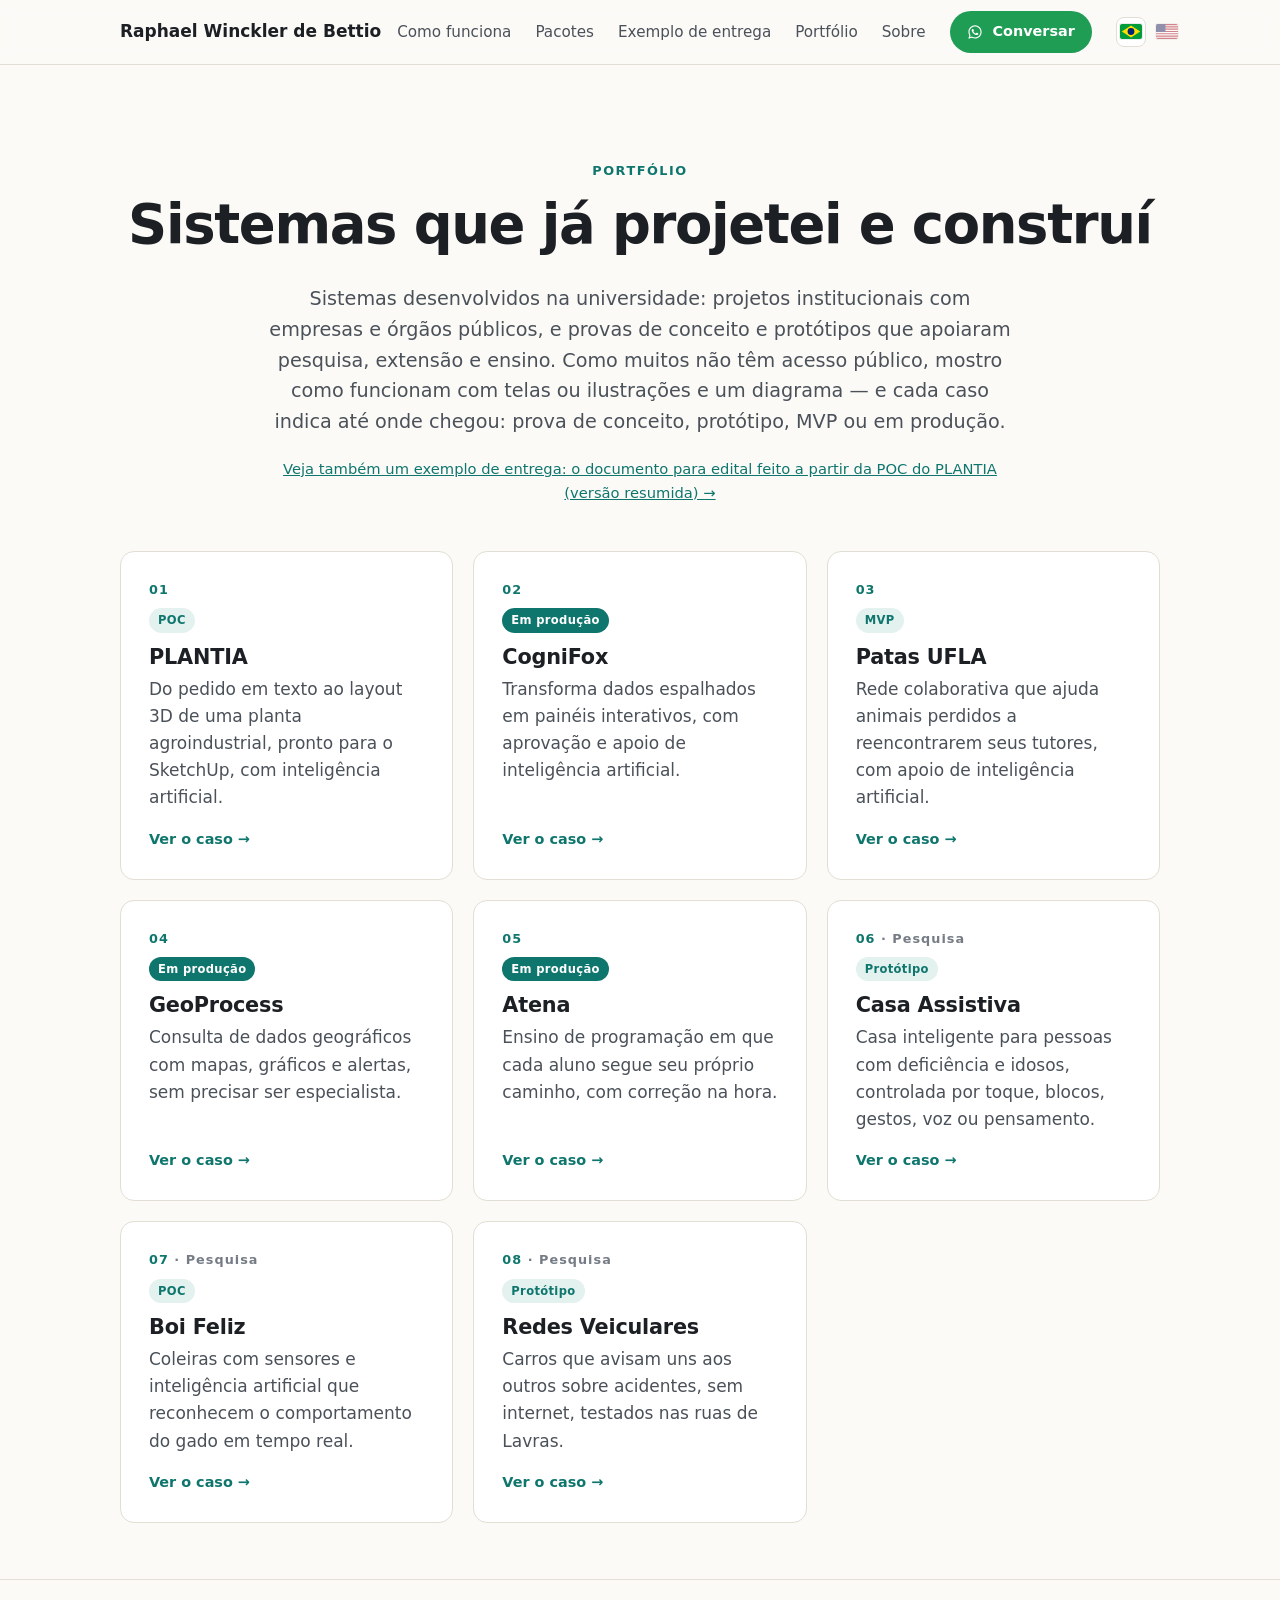
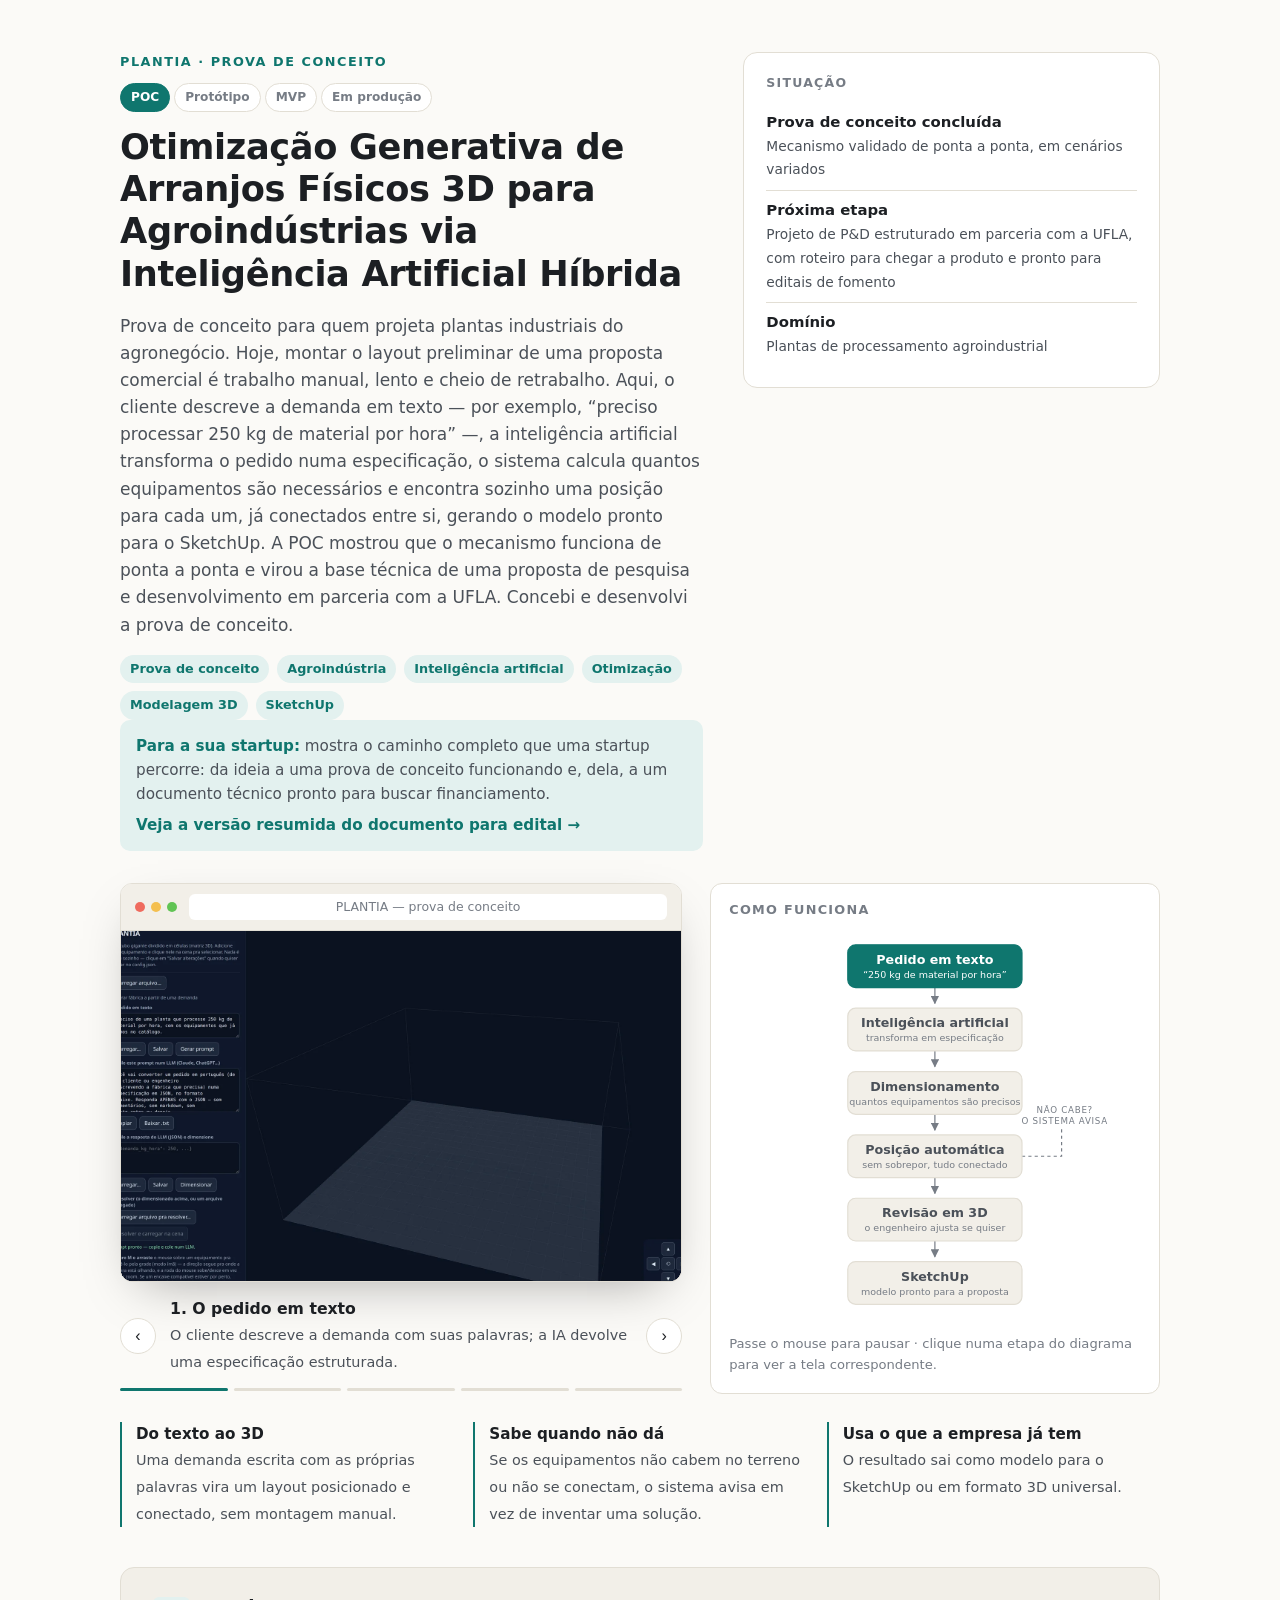
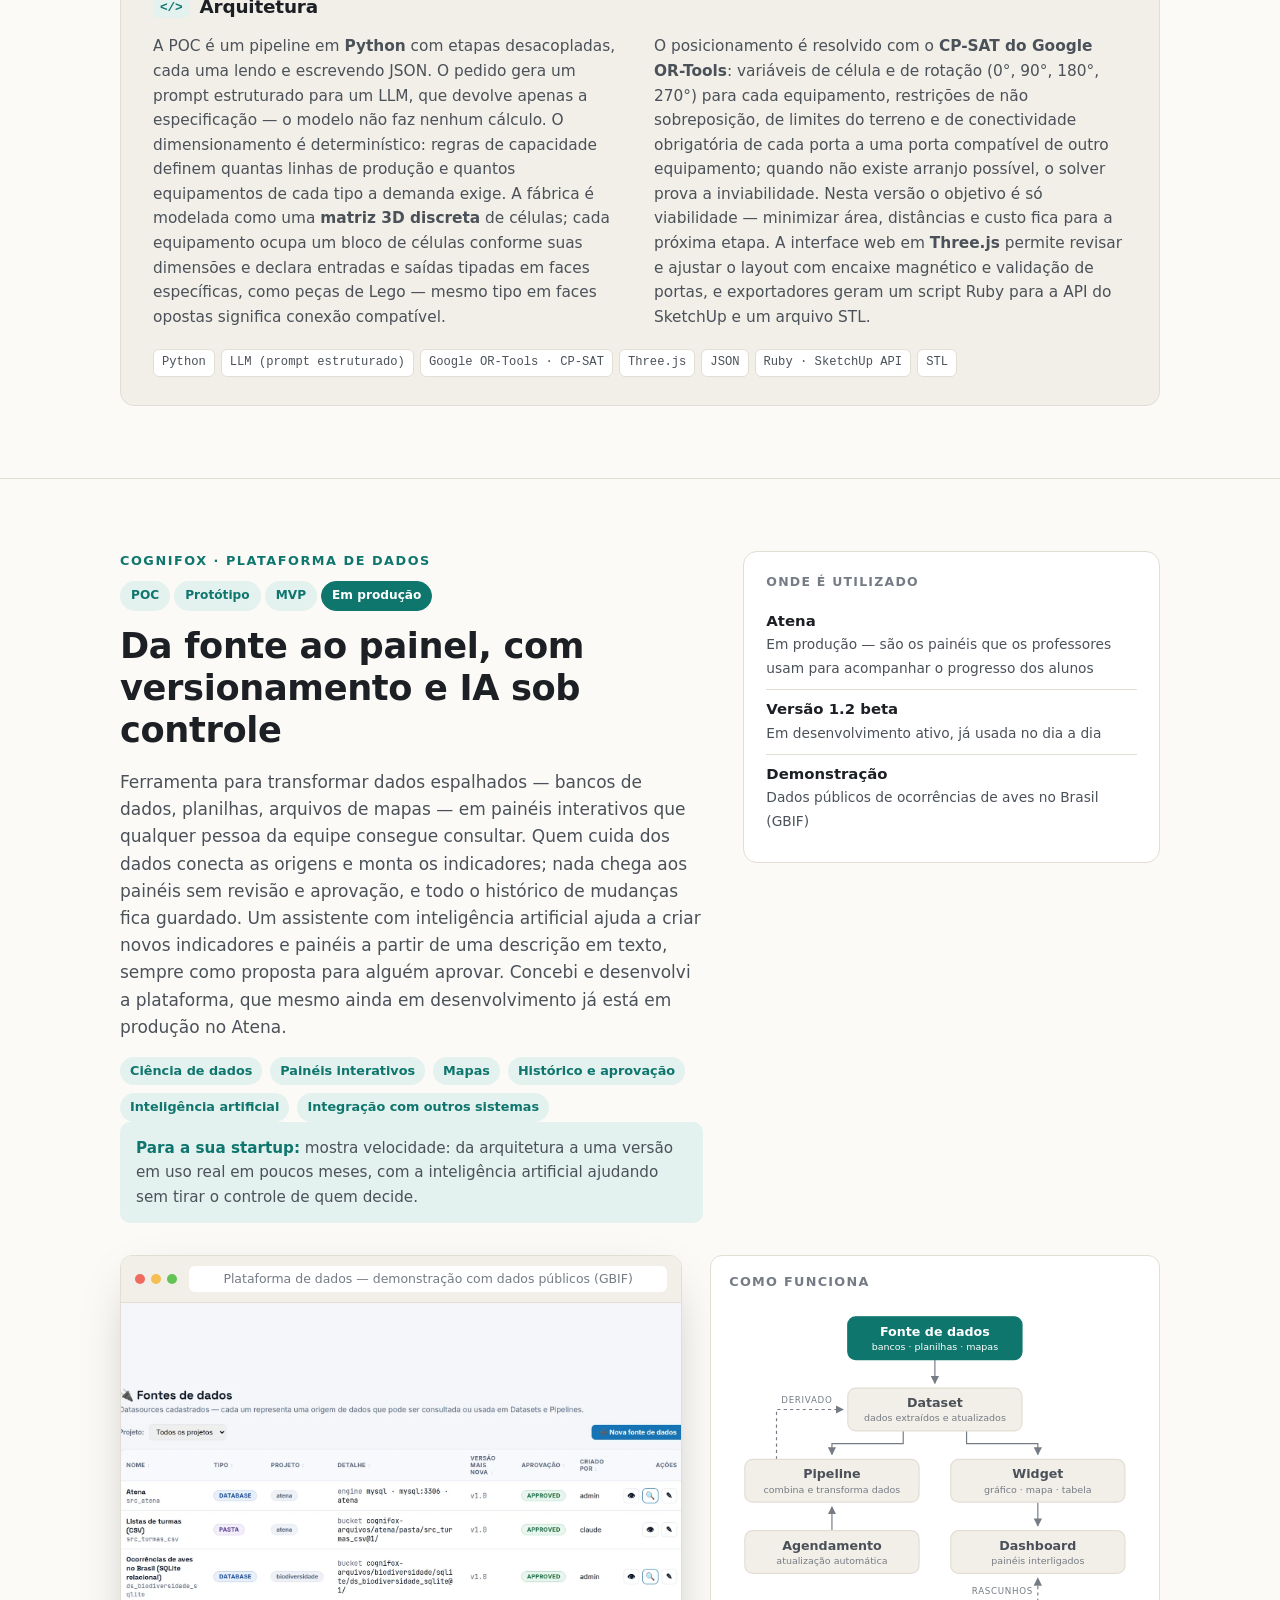
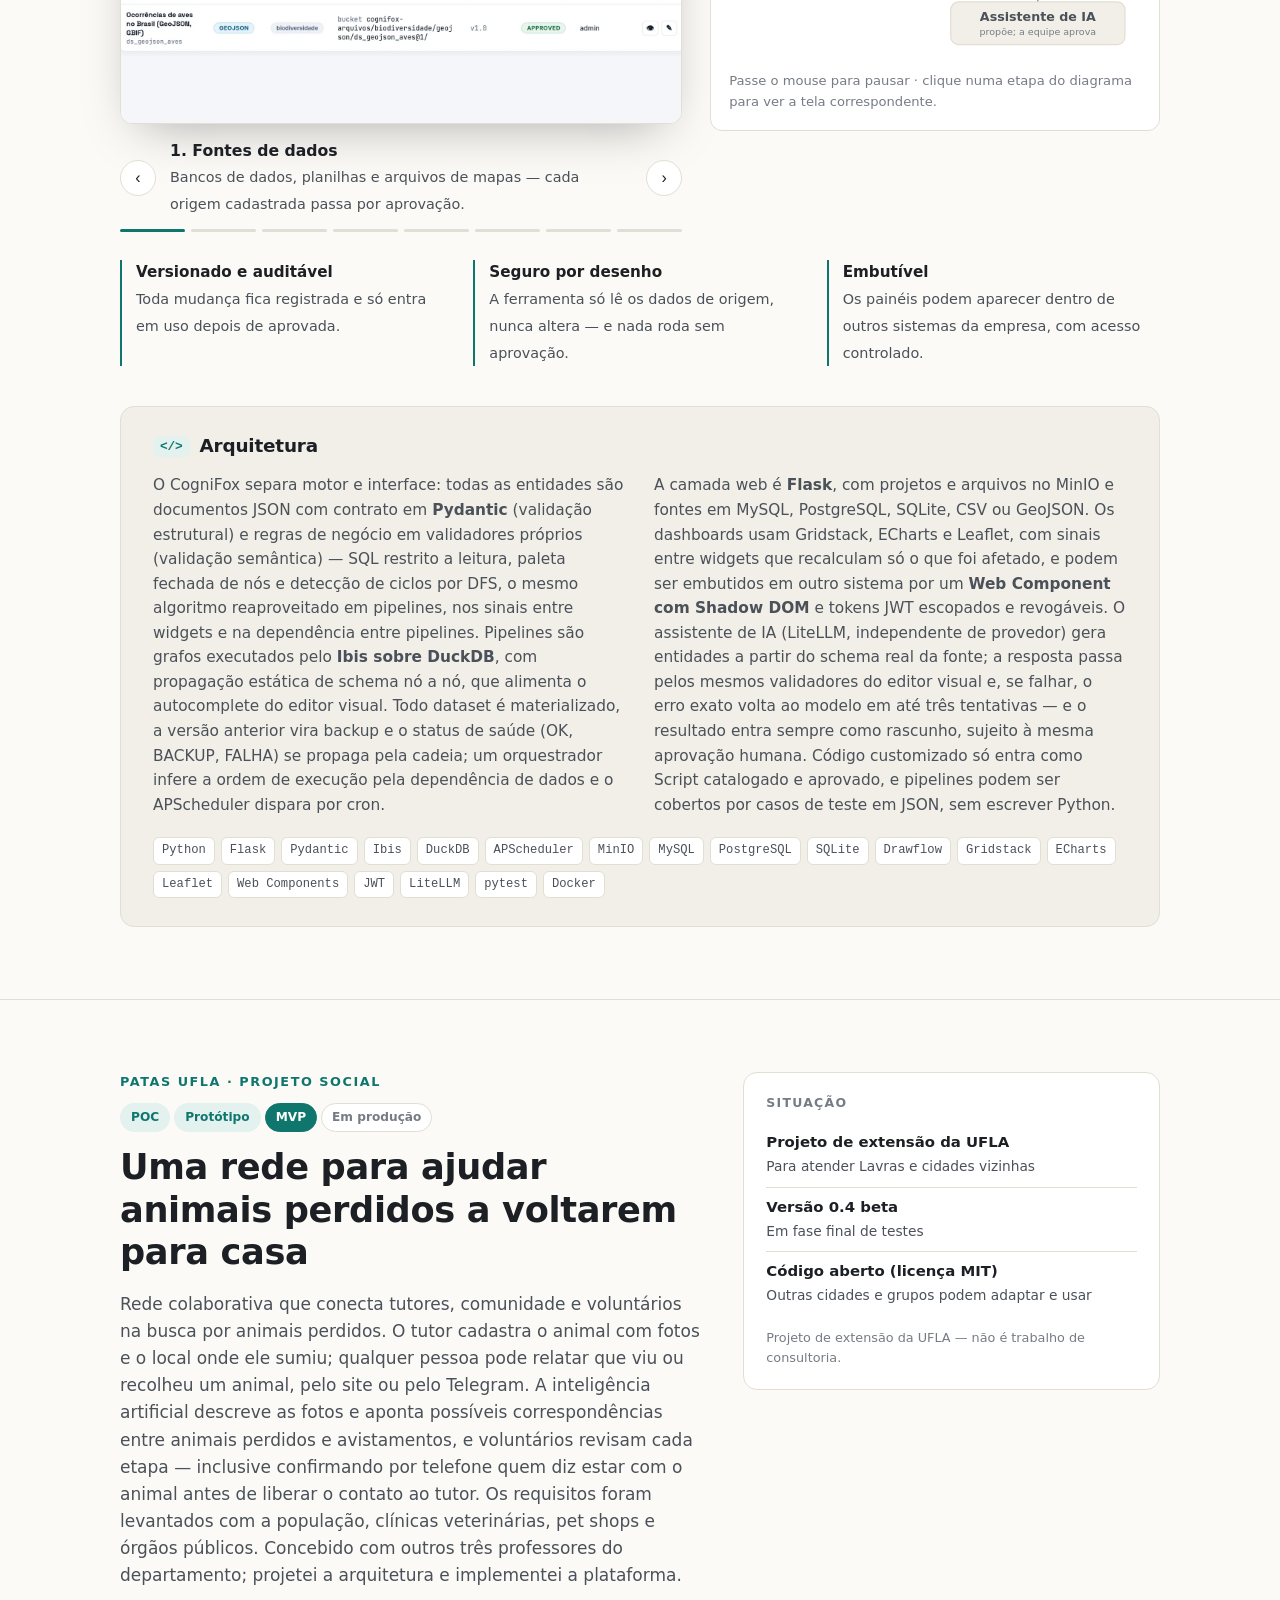
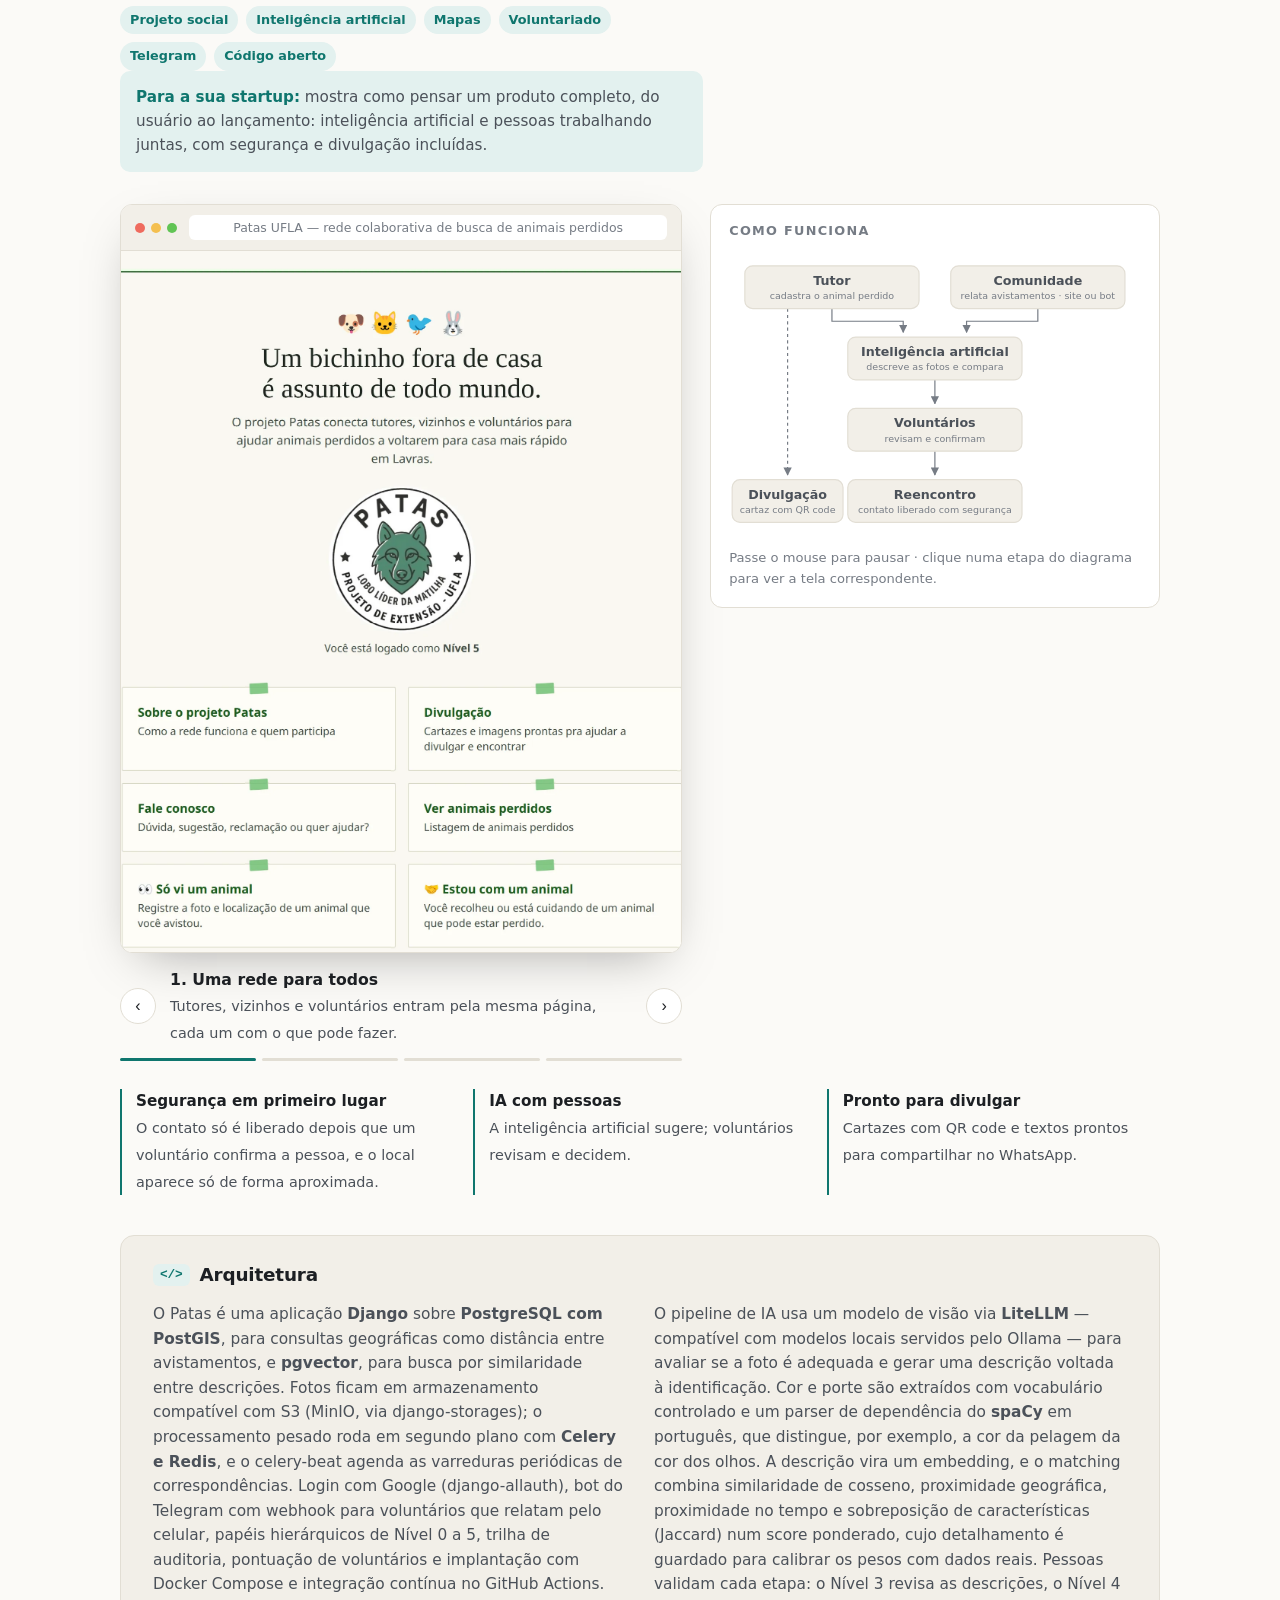
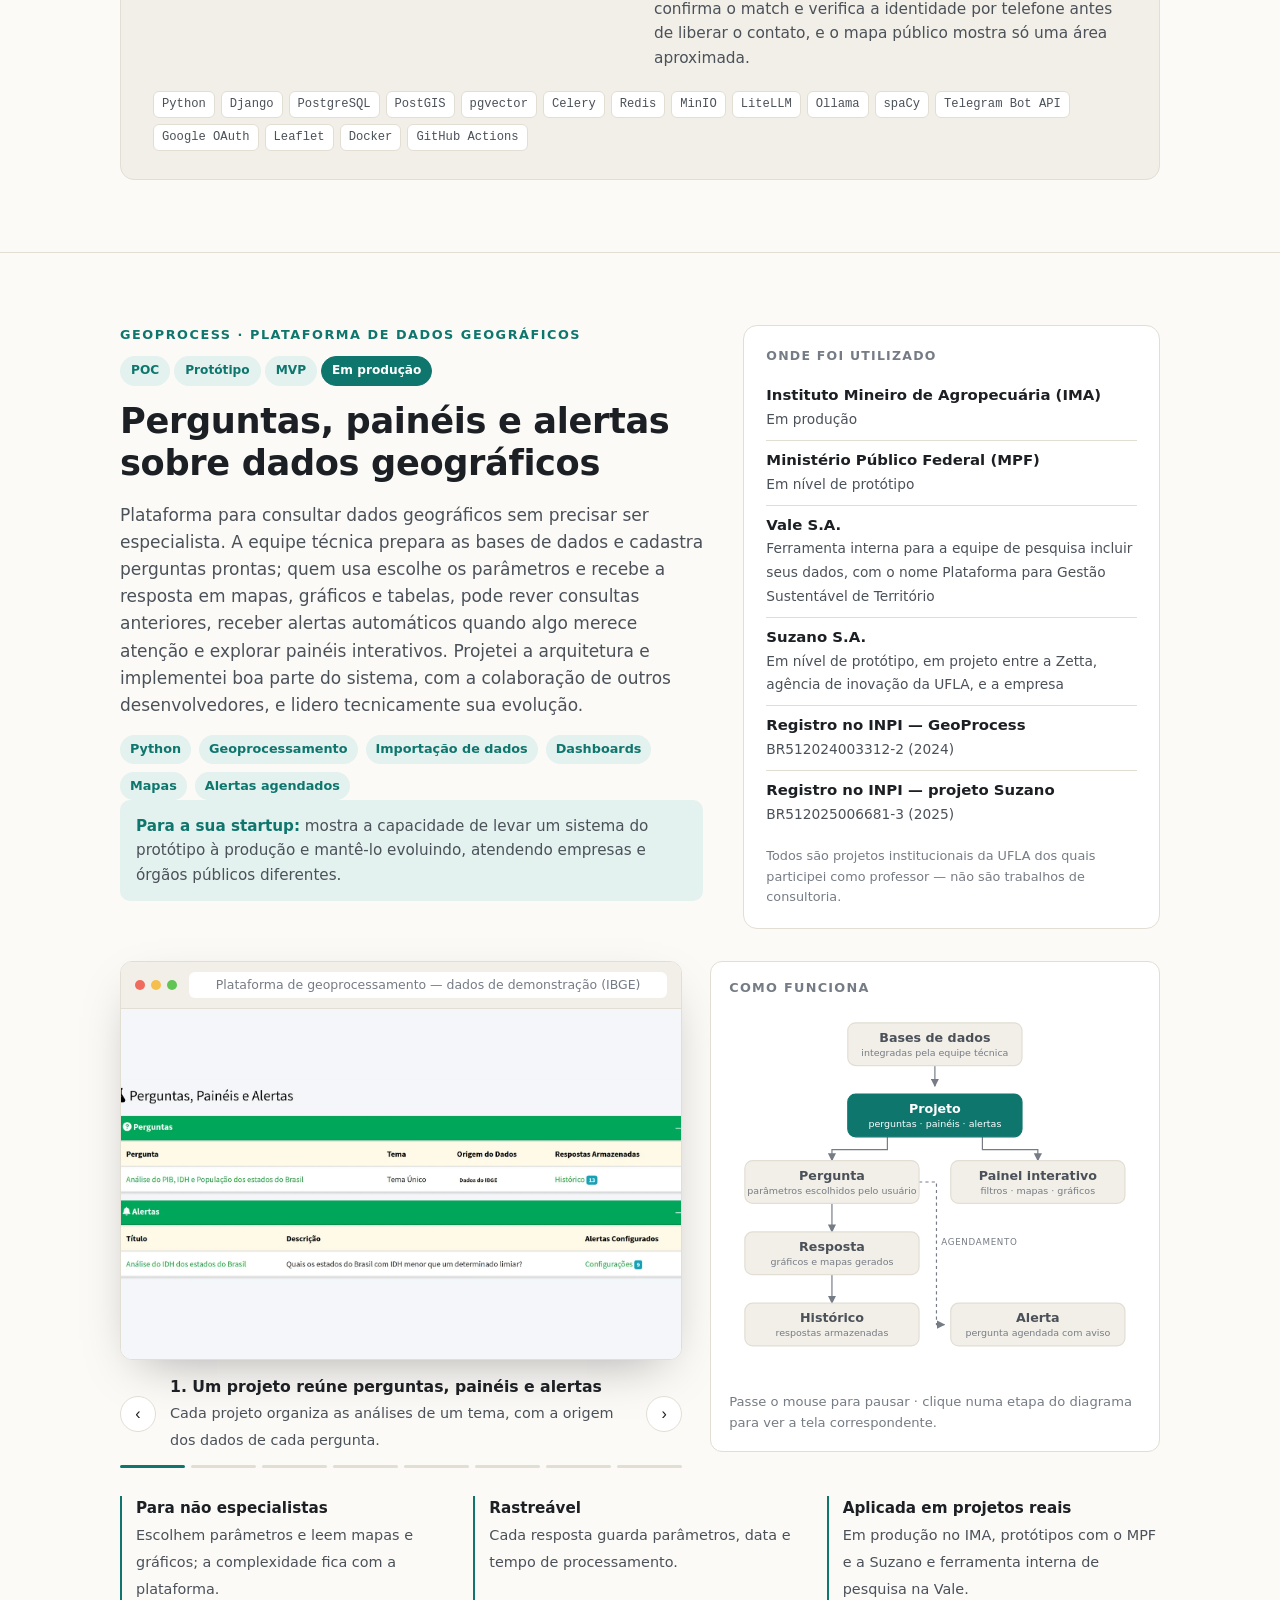
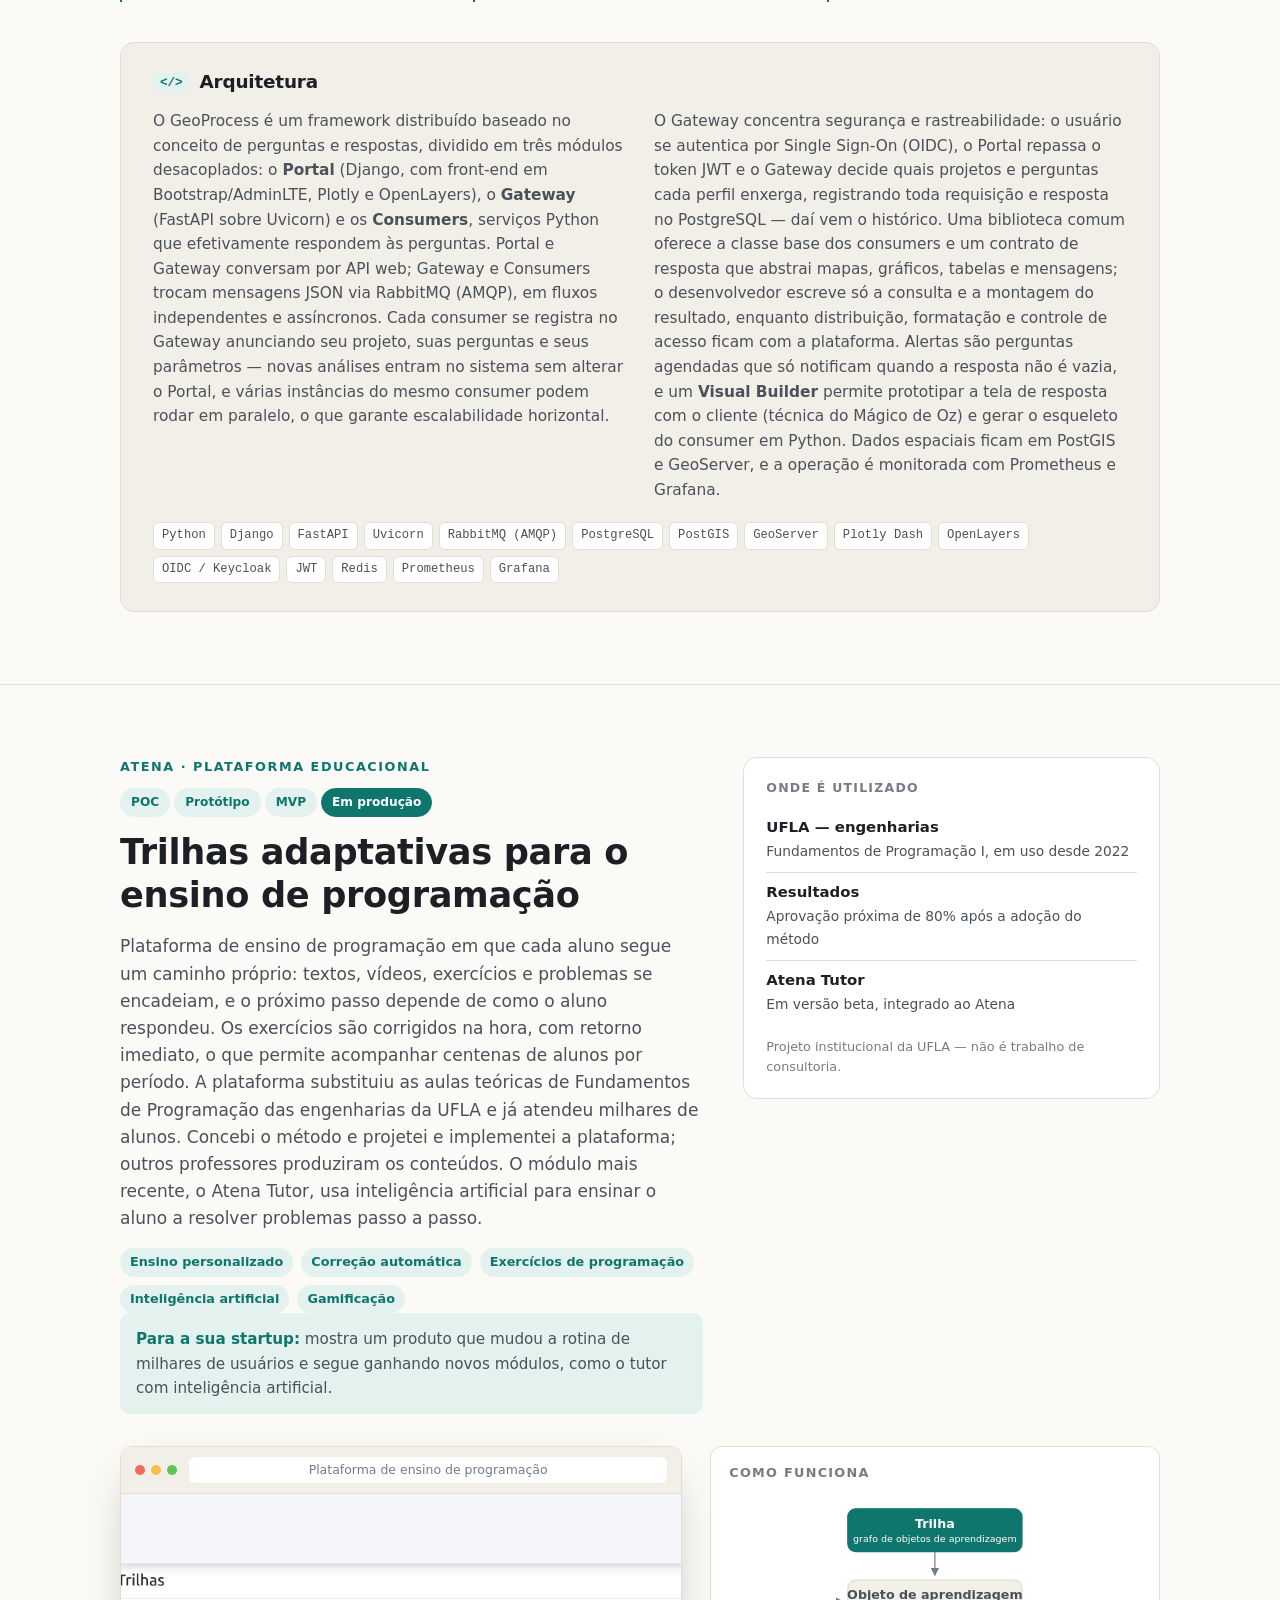
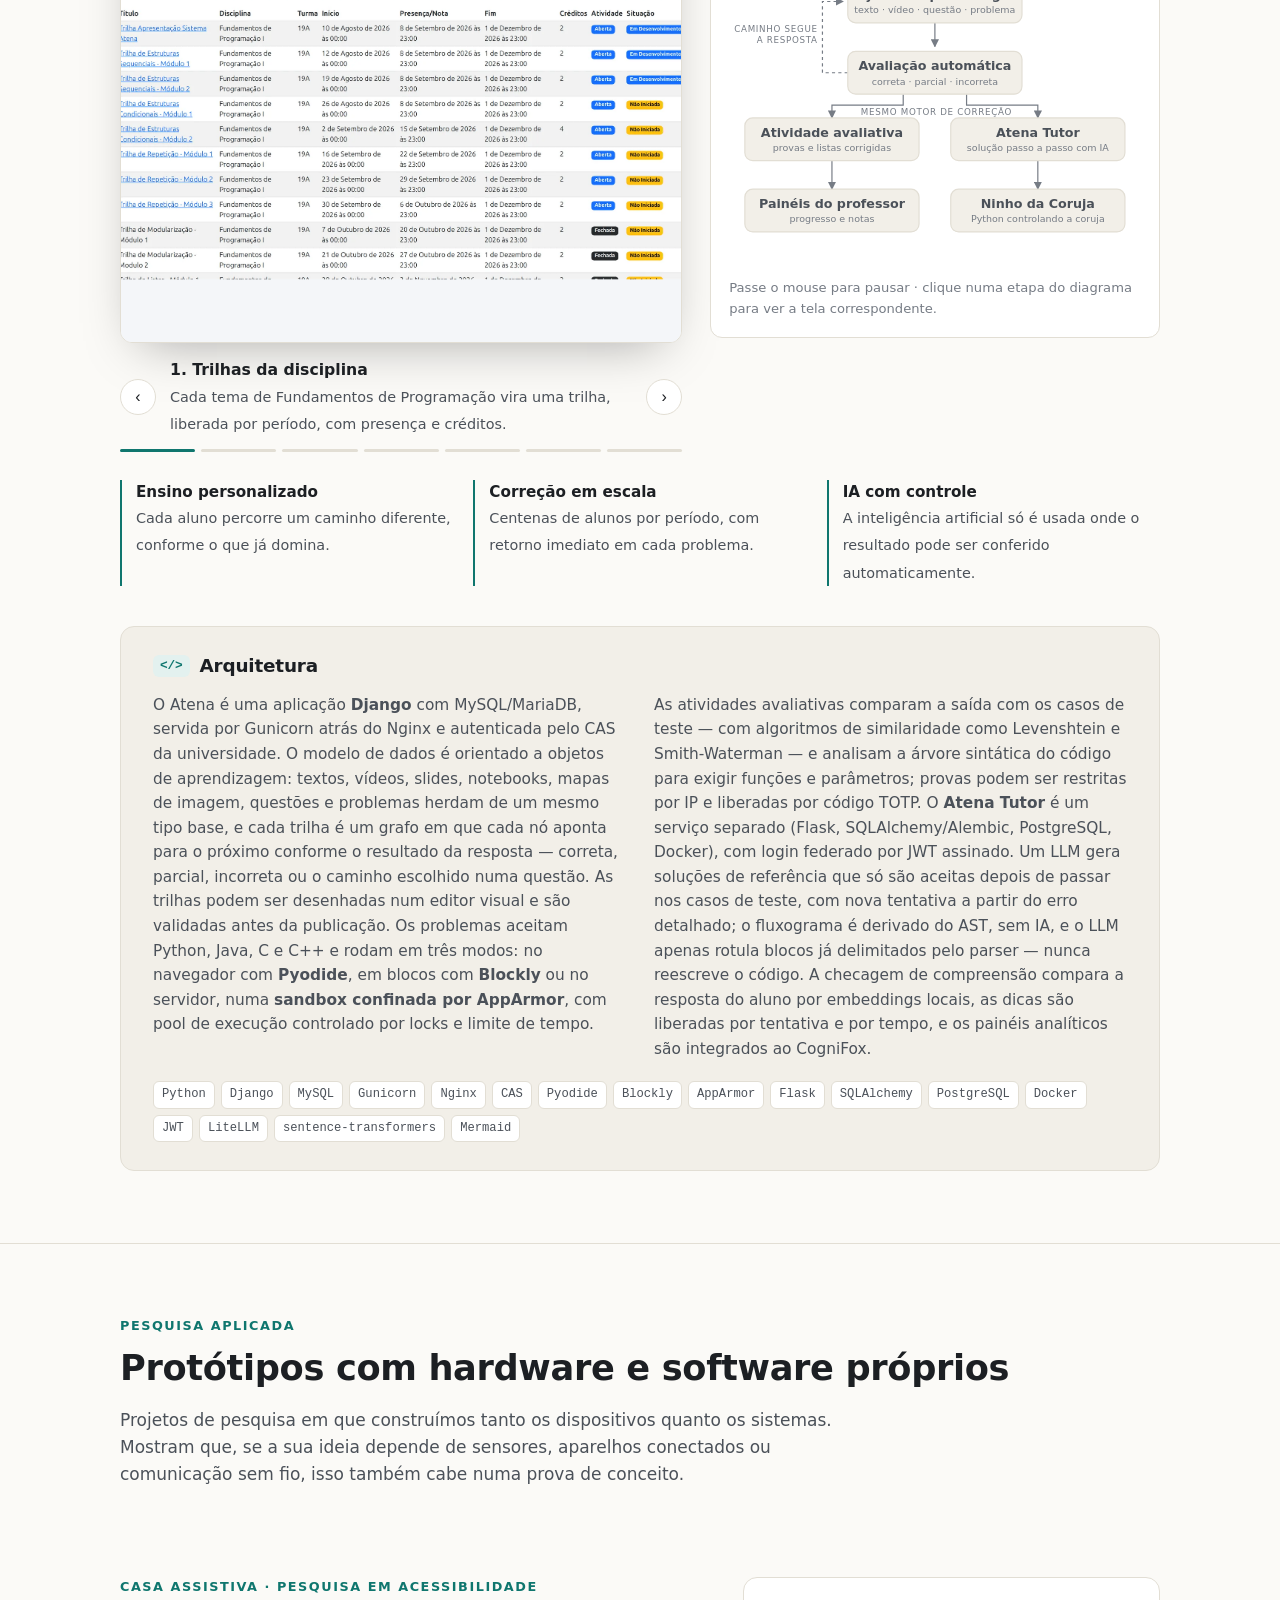
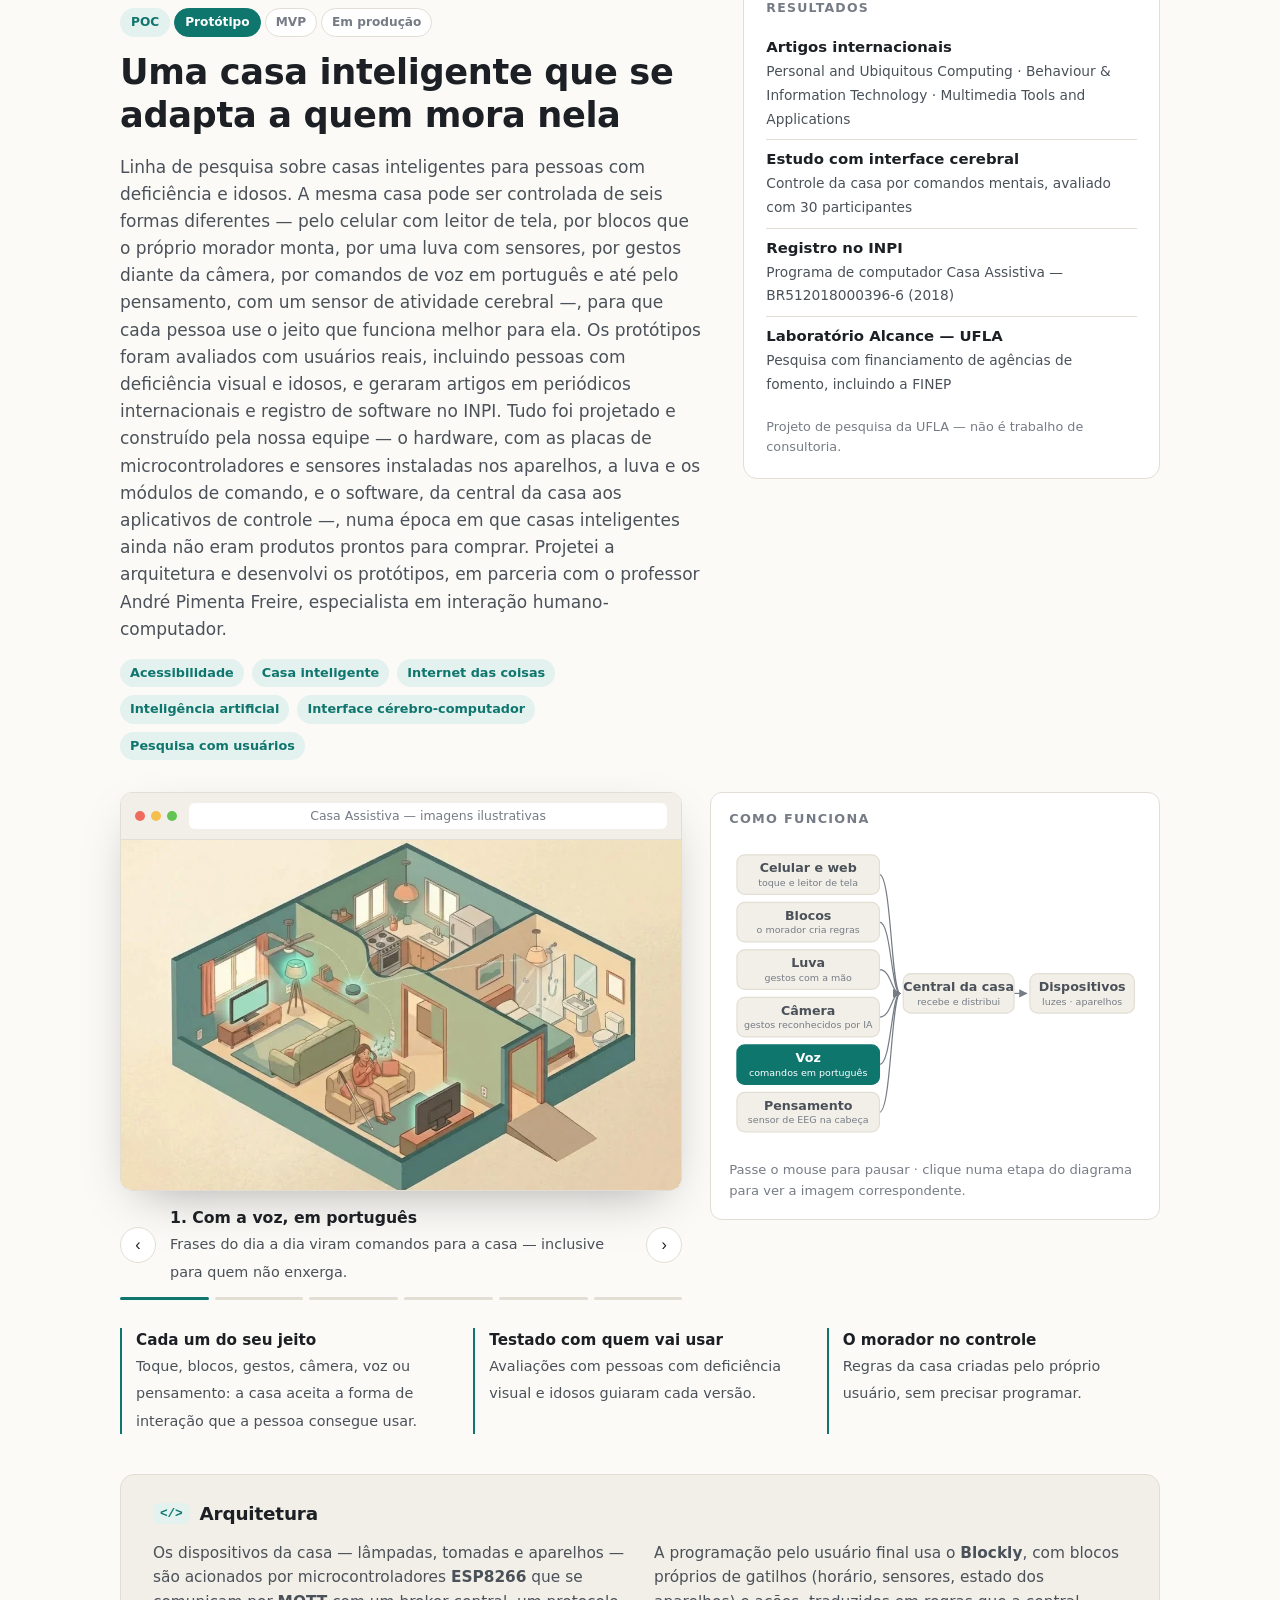
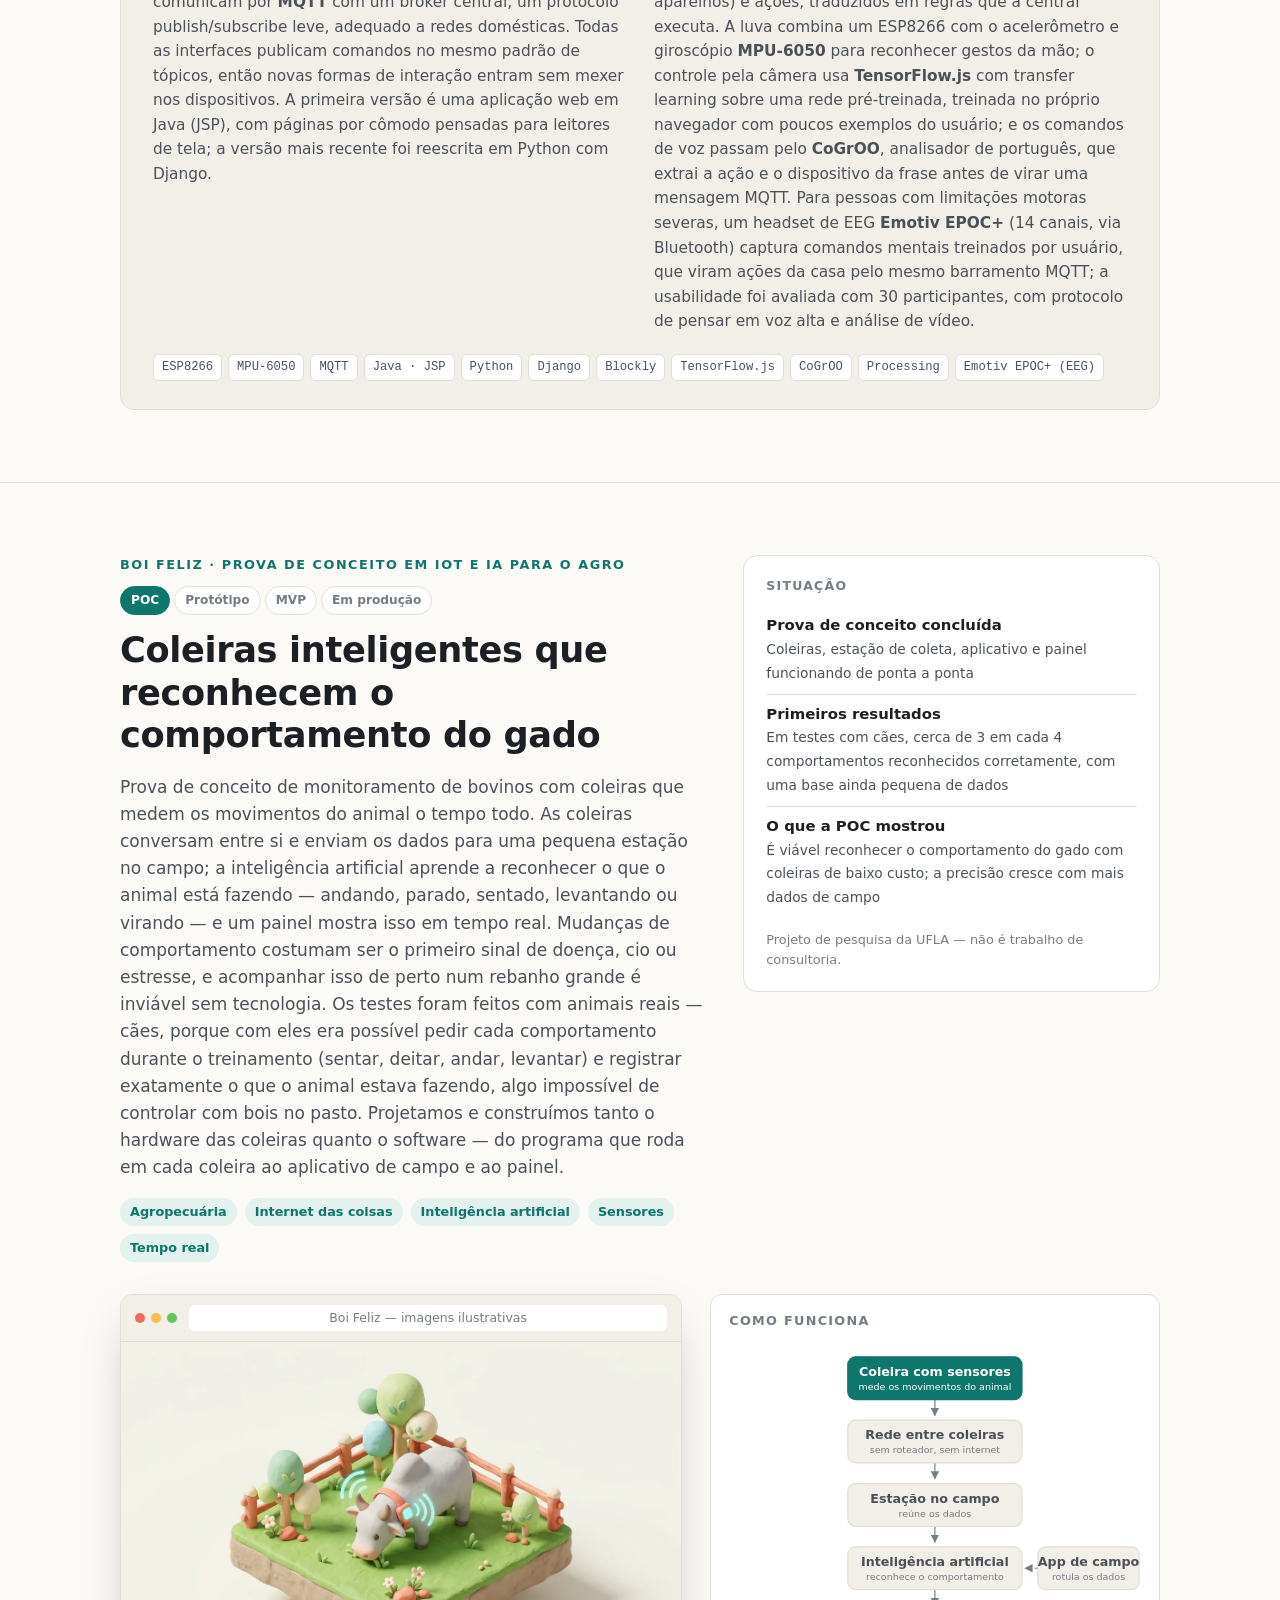
<file: portfolio.html>
<!doctype html>
<html lang="pt-BR">
<head>
<meta charset="utf-8">
<meta name="viewport" content="width=device-width, initial-scale=1">
<title>Portfólio — Raphael Winckler de Bettio</title>
<meta name="description" content="Sistemas que projetei e construí: telas e diagramas de funcionamento.">
<meta property="og:title" content="Portfólio — Raphael Winckler de Bettio">
<meta property="og:description" content="Sua ideia funcionando em semanas, para validar, testar ou captar recursos.">
<meta property="og:type" content="website">
<link rel="canonical" href="https://raphaelwb.github.io/portfolio.html">
<meta property="og:url" content="https://raphaelwb.github.io/portfolio.html">
<meta property="og:image" content="https://raphaelwb.github.io/img/og.png">
<meta property="og:image:width" content="1200">
<meta property="og:image:height" content="630">
<meta property="og:locale" content="pt_BR">
<meta name="twitter:card" content="summary_large_image">
<link rel="icon" href="data:image/svg+xml,%3Csvg xmlns='http://www.w3.org/2000/svg' viewBox='0 0 32 32'%3E%3Crect width='32' height='32' rx='7' fill='%230f766e'/%3E%3Ctext x='16' y='22' font-family='Arial' font-weight='700' font-size='15' fill='white' text-anchor='middle'%3ERB%3C/text%3E%3C/svg%3E">
<link rel="alternate" hreflang="pt-BR" href="https://raphaelwb.github.io/portfolio.html">
<link rel="alternate" hreflang="en" href="https://raphaelwb.github.io/en/portfolio.html">
<link rel="stylesheet" href="style.css">
<!-- Contador de visitas (GoatCounter: gratuito, sem cookies). Conta: https://raphaelwb.goatcounter.com -->
<script data-goatcounter="https://raphaelwb.goatcounter.com/count" async src="https://gc.zgo.at/count.js"></script>
</head>
<body>

<svg width="0" height="0" style="position:absolute" aria-hidden="true">
  <symbol id="i-wa" viewBox="0 0 24 24"><path fill="currentColor" d="M12.04 2C6.58 2 2.13 6.45 2.13 11.91c0 1.75.46 3.45 1.32 4.95L2.05 22l5.25-1.38a9.9 9.9 0 0 0 4.74 1.21h.01c5.46 0 9.91-4.45 9.91-9.91 0-2.65-1.03-5.14-2.9-7.01A9.82 9.82 0 0 0 12.04 2Zm0 18.15h-.01a8.23 8.23 0 0 1-4.19-1.15l-.3-.18-3.12.82.83-3.04-.2-.31a8.2 8.2 0 0 1-1.26-4.38c0-4.54 3.7-8.23 8.25-8.23 2.2 0 4.27.86 5.82 2.42a8.18 8.18 0 0 1 2.41 5.82c0 4.54-3.7 8.23-8.23 8.23Zm4.52-6.16c-.25-.12-1.47-.72-1.7-.81-.23-.08-.39-.12-.56.12-.16.25-.64.81-.79.97-.14.17-.29.19-.54.06-.25-.12-1.05-.39-1.99-1.23-.74-.66-1.23-1.47-1.38-1.72-.14-.25-.02-.38.11-.51.11-.11.25-.29.37-.43.12-.15.17-.25.25-.41.08-.17.04-.31-.02-.43-.06-.12-.56-1.34-.76-1.84-.2-.48-.41-.42-.56-.43h-.48c-.17 0-.43.06-.66.31-.23.25-.87.85-.87 2.07 0 1.22.89 2.4 1.01 2.56.12.17 1.75 2.67 4.24 3.74.59.26 1.05.41 1.41.52.59.19 1.13.16 1.56.1.48-.07 1.47-.6 1.67-1.18.21-.58.21-1.07.14-1.18-.06-.1-.22-.16-.47-.28Z"/></symbol>
  <symbol id="i-li" viewBox="0 0 24 24"><path fill="currentColor" d="M20.45 20.45h-3.56v-5.57c0-1.33-.02-3.04-1.85-3.04-1.85 0-2.14 1.45-2.14 2.94v5.67H9.35V9h3.41v1.56h.05c.48-.9 1.64-1.85 3.37-1.85 3.6 0 4.27 2.37 4.27 5.46v6.28ZM5.34 7.43a2.06 2.06 0 1 1 0-4.13 2.06 2.06 0 0 1 0 4.13ZM7.12 20.45H3.56V9h3.56v11.45ZM22.22 0H1.77C.79 0 0 .77 0 1.73v20.54C0 23.23.79 24 1.77 24h20.45c.98 0 1.78-.77 1.78-1.73V1.73C24 .77 23.2 0 22.22 0Z"/></symbol>
  <symbol id="i-mail" viewBox="0 0 24 24"><path fill="none" stroke="currentColor" stroke-width="2" stroke-linecap="round" stroke-linejoin="round" d="M4 5h16a1 1 0 0 1 1 1v12a1 1 0 0 1-1 1H4a1 1 0 0 1-1-1V6a1 1 0 0 1 1-1Zm-1 1 9 7 9-7"/></symbol>
</svg>

<header>
  <div class="wrap">
    <a class="brand" href="index.html">Raphael Winckler de Bettio</a>
    <nav>
      <a class="link" href="index.html#como-funciona">Como funciona</a>
      <a class="link" href="index.html#pacotes">Pacotes</a>
      <a class="link" href="index.html#exemplo">Exemplo de entrega</a>
      <a class="link" href="portfolio.html">Portfólio</a>
      <a class="link" href="index.html#sobre">Sobre</a>
      <a class="btn btn-wa btn-sm js-wa" href="index.html#contato"><svg><use href="#i-wa"/></svg>Conversar</a>
      <div class="lang">
        <a href="portfolio.html" aria-current="true" title="Português" aria-label="Português"><svg viewBox="0 0 22 15" aria-hidden="true"><rect width="22" height="15" fill="#009c3b"/><path d="M11 1.6 20.2 7.5 11 13.4 1.8 7.5Z" fill="#ffdf00"/><circle cx="11" cy="7.5" r="3.4" fill="#002776"/></svg></a>
        <a href="en/portfolio.html" title="English" aria-label="English"><svg viewBox="0 0 22 15" aria-hidden="true"><rect width="22" height="15" fill="#fff"/><path d="M0 0h22v1.15H0zm0 2.3h22v1.15H0zm0 2.3h22v1.15H0zm0 2.3h22v1.15H0zm0 2.3h22v1.15H0zm0 2.3h22v1.15H0zm0 2.3h22V15H0z" fill="#b22234"/><rect width="9.5" height="8.05" fill="#3c3b6e"/></svg></a>
      </div>
    </nav>
  </div>
</header>

<main>

<section class="hero hero-center" style="padding-bottom:24px">
  <div class="wrap">
    <div class="eyebrow">Portfólio</div>
    <h1>Sistemas que já projetei e construí</h1>
    <p class="lead">Sistemas desenvolvidos na universidade: projetos institucionais com empresas e órgãos públicos, e provas de conceito e protótipos que apoiaram pesquisa, extensão e ensino. Como muitos não têm acesso público, mostro como funcionam com telas ou ilustrações e um diagrama — e cada caso indica até onde chegou: prova de conceito, protótipo, MVP ou em produção.</p>
    <p class="note" style="margin-top:14px"><a href="exemplo-edital.html">Veja também um exemplo de entrega: o documento para edital feito a partir da POC do PLANTIA (versão resumida) →</a></p>
  </div>
</section>

<section class="case-index">
  <div class="wrap">
    <div class="grid">
      <a class="card" href="#plantia">
        <span class="num">01</span>
        <span class="stage-badge s1">POC</span>
        <h3>PLANTIA</h3>
        <p>Do pedido em texto ao layout 3D de uma planta agroindustrial, pronto para o SketchUp, com inteligência artificial.</p>
        <span class="go">Ver o caso →</span>
      </a>
      <a class="card" href="#cognifox">
        <span class="num">02</span>
        <span class="stage-badge s4">Em produção</span>
        <h3>CogniFox</h3>
        <p>Transforma dados espalhados em painéis interativos, com aprovação e apoio de inteligência artificial.</p>
        <span class="go">Ver o caso →</span>
      </a>
      <a class="card" href="#patas">
        <span class="num">03</span>
        <span class="stage-badge s3">MVP</span>
        <h3>Patas UFLA</h3>
        <p>Rede colaborativa que ajuda animais perdidos a reencontrarem seus tutores, com apoio de inteligência artificial.</p>
        <span class="go">Ver o caso →</span>
      </a>
      <a class="card" href="#geoprocess">
        <span class="num">04</span>
        <span class="stage-badge s4">Em produção</span>
        <h3>GeoProcess</h3>
        <p>Consulta de dados geográficos com mapas, gráficos e alertas, sem precisar ser especialista.</p>
        <span class="go">Ver o caso →</span>
      </a>
      <a class="card" href="#atena">
        <span class="num">05</span>
        <span class="stage-badge s4">Em produção</span>
        <h3>Atena</h3>
        <p>Ensino de programação em que cada aluno segue seu próprio caminho, com correção na hora.</p>
        <span class="go">Ver o caso →</span>
      </a>
      <a class="card" href="#casa-assistiva">
        <span class="num">06 <em>· Pesquisa</em></span>
        <span class="stage-badge s2">Protótipo</span>
        <h3>Casa Assistiva</h3>
        <p>Casa inteligente para pessoas com deficiência e idosos, controlada por toque, blocos, gestos, voz ou pensamento.</p>
        <span class="go">Ver o caso →</span>
      </a>
      <a class="card" href="#boi-feliz">
        <span class="num">07 <em>· Pesquisa</em></span>
        <span class="stage-badge s1">POC</span>
        <h3>Boi Feliz</h3>
        <p>Coleiras com sensores e inteligência artificial que reconhecem o comportamento do gado em tempo real.</p>
        <span class="go">Ver o caso →</span>
      </a>
      <a class="card" href="#redes-veiculares">
        <span class="num">08 <em>· Pesquisa</em></span>
        <span class="stage-badge s2">Protótipo</span>
        <h3>Redes Veiculares</h3>
        <p>Carros que avisam uns aos outros sobre acidentes, sem internet, testados nas ruas de Lavras.</p>
        <span class="go">Ver o caso →</span>
      </a>
    </div>
  </div>
</section>

<!-- Caso: PLANTIA -->
<section class="case" id="plantia">
  <div class="wrap">
    <div class="case-head">
      <div>
        <div class="eyebrow">PLANTIA · Prova de conceito</div>
        <ol class="maturity" aria-label="Estágio alcançado"><li class="on">POC</li><li>Protótipo</li><li>MVP</li><li>Em produção</li></ol>
        <h2>Otimização Generativa de Arranjos Físicos 3D para Agroindústrias via Inteligência Artificial Híbrida</h2>
        <p>Prova de conceito para quem projeta plantas industriais do agronegócio. Hoje, montar o layout preliminar de uma proposta comercial é trabalho manual, lento e cheio de retrabalho. Aqui, o cliente descreve a demanda em texto — por exemplo, “preciso processar 250 kg de material por hora” —, a inteligência artificial transforma o pedido numa especificação, o sistema calcula quantos equipamentos são necessários e encontra sozinho uma posição para cada um, já conectados entre si, gerando o modelo pronto para o SketchUp. A POC mostrou que o mecanismo funciona de ponta a ponta e virou a base técnica de uma proposta de pesquisa e desenvolvimento em parceria com a UFLA. Concebi e desenvolvi a prova de conceito.</p>
        <div class="tags"><span>Prova de conceito</span><span>Agroindústria</span><span>Inteligência artificial</span><span>Otimização</span><span>Modelagem 3D</span><span>SketchUp</span></div>
        <p class="startup-line"><strong>Para a sua startup:</strong> mostra o caminho completo que uma startup percorre: da ideia a uma prova de conceito funcionando e, dela, a um documento técnico pronto para buscar financiamento.<br><a href="exemplo-edital.html">Veja a versão resumida do documento para edital →</a></p>
      </div>
      <div class="case-usage">
        <h4>Situação</h4>
        <ul><li><strong>Prova de conceito concluída</strong><span>Mecanismo validado de ponta a ponta, em cenários variados</span></li><li><strong>Próxima etapa</strong><span>Projeto de P&D estruturado em parceria com a UFLA, com roteiro para chegar a produto e pronto para editais de fomento</span></li><li><strong>Domínio</strong><span>Plantas de processamento agroindustrial</span></li></ul>
      </div>
    </div>
    <div class="case-body">
      <figure class="showcase" data-diagram="fabrica-diagram" data-interval="6000">
        <div class="frame">
          <div class="frame-bar"><span class="dots"><i></i><i></i><i></i></span><span class="url">PLANTIA — prova de conceito</span></div>
          <div class="stage" style="background:#0b1120">
            <img src="img/fabrica/01-pedido.webp" data-step="pedido" data-title="O pedido em texto" data-text="O cliente descreve a demanda com suas palavras; a IA devolve uma especificação estruturada." alt="O pedido em texto">
            <img src="img/fabrica/02-dimensionado.webp" data-step="dim" data-title="Equipamentos calculados" data-text="A partir da demanda, o sistema calcula quantos equipamentos de cada tipo são necessários — ainda sem posição." alt="Equipamentos calculados">
            <img src="img/fabrica/03-resolvido.webp" data-step="solver" data-title="Fábrica montada automaticamente" data-text="Cada equipamento ganha posição e rotação, sem sobrepor, dentro do terreno e conectado ao vizinho certo." alt="Fábrica montada automaticamente">
            <img src="img/fabrica/04-duas-linhas.webp" data-step="solver" data-title="Outros cenários" data-text="O mesmo mecanismo resolve várias linhas de produção e terrenos apertados — e avisa quando não há solução." alt="Outros cenários">
            <img src="img/fabrica/05-sketchup.webp" data-step="sketchup" data-title="Direto para o SketchUp" data-text="O layout vira um script que monta o modelo 3D no SketchUp, pronto para a proposta comercial." alt="Direto para o SketchUp">
          </div>
        </div>
        <div class="showcase-ctrl">
          <button class="prev" aria-label="Anterior">‹</button>
          <div class="caption"></div>
          <button class="next" aria-label="Próxima">›</button>
        </div>
        <div class="progress"></div>
      </figure>
      <div class="diagram" id="fabrica-diagram">
        <h3>Como funciona</h3>
        <svg viewBox="0 0 520 494" role="img" aria-label="Diagrama de funcionamento do PLANTIA">
          <defs><marker id="arr5" viewBox="0 0 10 10" refX="9" refY="5" markerWidth="7" markerHeight="7" orient="auto-start-reverse"><path d="M0 0 10 5 0 10z" fill="currentColor"/></marker></defs>
          <path class="edge" d="M260 74 V94" marker-end="url(#arr5)"/><path class="edge" d="M260 154 V174" marker-end="url(#arr5)"/><path class="edge" d="M260 234 V254" marker-end="url(#arr5)"/><path class="edge" d="M260 314 V334" marker-end="url(#arr5)"/><path class="edge" d="M260 394 V414" marker-end="url(#arr5)"/>
          <path class="edge dash" d="M370 287 H420 V250" />
          <text class="group-label" x="424" y="232" text-anchor="middle">não cabe?</text>
          <text class="group-label" x="424" y="246" text-anchor="middle">o sistema avisa</text>
          <g class="node" data-step="pedido"><rect x="150" y="20" width="220" height="54" rx="10"/><text x="260.0" y="44" text-anchor="middle">Pedido em texto</text><text class="sub" x="260.0" y="62" text-anchor="middle">“250 kg de material por hora”</text></g><g class="node" data-step="ia"><rect x="150" y="100" width="220" height="54" rx="10"/><text x="260.0" y="124" text-anchor="middle">Inteligência artificial</text><text class="sub" x="260.0" y="142" text-anchor="middle">transforma em especificação</text></g><g class="node" data-step="dim"><rect x="150" y="180" width="220" height="54" rx="10"/><text x="260.0" y="204" text-anchor="middle">Dimensionamento</text><text class="sub" x="260.0" y="222" text-anchor="middle">quantos equipamentos são precisos</text></g><g class="node" data-step="solver"><rect x="150" y="260" width="220" height="54" rx="10"/><text x="260.0" y="284" text-anchor="middle">Posição automática</text><text class="sub" x="260.0" y="302" text-anchor="middle">sem sobrepor, tudo conectado</text></g><g class="node" data-step="revisao"><rect x="150" y="340" width="220" height="54" rx="10"/><text x="260.0" y="364" text-anchor="middle">Revisão em 3D</text><text class="sub" x="260.0" y="382" text-anchor="middle">o engenheiro ajusta se quiser</text></g><g class="node" data-step="sketchup"><rect x="150" y="420" width="220" height="54" rx="10"/><text x="260.0" y="444" text-anchor="middle">SketchUp</text><text class="sub" x="260.0" y="462" text-anchor="middle">modelo pronto para a proposta</text></g>
        </svg>
        <p class="note">Passe o mouse para pausar · clique numa etapa do diagrama para ver a tela correspondente.</p>
      </div>
    </div>
    <div class="case-facts">
      <div><strong>Do texto ao 3D</strong><span>Uma demanda escrita com as próprias palavras vira um layout posicionado e conectado, sem montagem manual.</span></div>
      <div><strong>Sabe quando não dá</strong><span>Se os equipamentos não cabem no terreno ou não se conectam, o sistema avisa em vez de inventar uma solução.</span></div>
      <div><strong>Usa o que a empresa já tem</strong><span>O resultado sai como modelo para o SketchUp ou em formato 3D universal.</span></div>
    </div>
    <div class="case-arch">
      <h3>Arquitetura</h3>
      <div class="cols">
        <p>A POC é um pipeline em <strong>Python</strong> com etapas desacopladas, cada uma lendo e escrevendo JSON. O pedido gera um prompt estruturado para um LLM, que devolve apenas a especificação — o modelo não faz nenhum cálculo. O dimensionamento é determinístico: regras de capacidade definem quantas linhas de produção e quantos equipamentos de cada tipo a demanda exige. A fábrica é modelada como uma <strong>matriz 3D discreta</strong> de células; cada equipamento ocupa um bloco de células conforme suas dimensões e declara entradas e saídas tipadas em faces específicas, como peças de Lego — mesmo tipo em faces opostas significa conexão compatível.</p>
        <p>O posicionamento é resolvido com o <strong>CP-SAT do Google OR-Tools</strong>: variáveis de célula e de rotação (0°, 90°, 180°, 270°) para cada equipamento, restrições de não sobreposição, de limites do terreno e de conectividade obrigatória de cada porta a uma porta compatível de outro equipamento; quando não existe arranjo possível, o solver prova a inviabilidade. Nesta versão o objetivo é só viabilidade — minimizar área, distâncias e custo fica para a próxima etapa. A interface web em <strong>Three.js</strong> permite revisar e ajustar o layout com encaixe magnético e validação de portas, e exportadores geram um script Ruby para a API do SketchUp e um arquivo STL.</p>
      </div>
      <div class="stack"><span>Python</span><span>LLM (prompt estruturado)</span><span>Google OR-Tools · CP-SAT</span><span>Three.js</span><span>JSON</span><span>Ruby · SketchUp API</span><span>STL</span></div>
    </div>
  </div>
</section>

<!-- Caso: CogniFox -->
<section class="case" id="cognifox">
  <div class="wrap">
    <div class="case-head">
      <div>
        <div class="eyebrow">CogniFox · Plataforma de dados</div>
        <ol class="maturity" aria-label="Estágio alcançado"><li class="done">POC</li><li class="done">Protótipo</li><li class="done">MVP</li><li class="on">Em produção</li></ol>
        <h2>Da fonte ao painel, com versionamento e IA sob controle</h2>
        <p>Ferramenta para transformar dados espalhados — bancos de dados, planilhas, arquivos de mapas — em painéis interativos que qualquer pessoa da equipe consegue consultar. Quem cuida dos dados conecta as origens e monta os indicadores; nada chega aos painéis sem revisão e aprovação, e todo o histórico de mudanças fica guardado. Um assistente com inteligência artificial ajuda a criar novos indicadores e painéis a partir de uma descrição em texto, sempre como proposta para alguém aprovar. Concebi e desenvolvi a plataforma, que mesmo ainda em desenvolvimento já está em produção no Atena.</p>
        <div class="tags"><span>Ciência de dados</span><span>Painéis interativos</span><span>Mapas</span><span>Histórico e aprovação</span><span>Inteligência artificial</span><span>Integração com outros sistemas</span></div>
        <p class="startup-line"><strong>Para a sua startup:</strong> mostra velocidade: da arquitetura a uma versão em uso real em poucos meses, com a inteligência artificial ajudando sem tirar o controle de quem decide.</p>
      </div>
      <div class="case-usage">
        <h4>Onde é utilizado</h4>
        <ul><li><strong>Atena</strong><span>Em produção — são os painéis que os professores usam para acompanhar o progresso dos alunos</span></li><li><strong>Versão 1.2 beta</strong><span>Em desenvolvimento ativo, já usada no dia a dia</span></li><li><strong>Demonstração</strong><span>Dados públicos de ocorrências de aves no Brasil (GBIF)</span></li></ul>
      </div>
    </div>
    <div class="case-body">
      <figure class="showcase" data-diagram="cognifox-diagram" data-interval="6000">
        <div class="frame">
          <div class="frame-bar"><span class="dots"><i></i><i></i><i></i></span><span class="url">Plataforma de dados — demonstração com dados públicos (GBIF)</span></div>
          <div class="stage" style="--ratio: 4 / 3">
            <img src="img/cognifox/01-fontes.webp" data-step="fonte" data-title="Fontes de dados" data-text="Bancos de dados, planilhas e arquivos de mapas — cada origem cadastrada passa por aprovação." alt="Fontes de dados">
            <img src="img/cognifox/02-consulta.webp" data-step="fonte" data-title="Consulta direto na fonte" data-text="Consultas só de leitura direto na origem, para conferir os dados antes de usá-los." alt="Consulta direto na fonte">
            <img src="img/cognifox/03-datasets.webp" data-step="dataset" data-title="Datasets com saúde e aprovação" data-text="Cada conjunto de dados mostra se está atualizado, se está usando uma cópia de segurança ou se falhou." alt="Datasets com saúde e aprovação">
            <img src="img/cognifox/04-pipeline.webp" data-step="pipeline" data-title="Pipelines em grafo visual" data-text="Combinar, filtrar e resumir dados ligando blocos — o editor avisa na hora se algo não encaixa." alt="Pipelines em grafo visual">
            <img src="img/cognifox/05-widget.webp" data-step="widget" data-title="Widgets" data-text="Gráficos, mapas e tabelas, com pré-visualização antes de publicar." alt="Widgets">
            <img src="img/cognifox/06-dashboard.webp" data-step="dashboard" data-title="Dashboards interativos" data-text="Mapa, gráficos e tabela ligados por sinais: escolher uma espécie filtra os widgets conectados a ela." alt="Dashboards interativos">
            <img src="img/cognifox/07-scheduling.webp" data-step="agenda" data-title="Agendamento" data-text="Atualizações automáticas em horários definidos, na ordem certa entre dados que dependem uns dos outros." alt="Agendamento">
            <img src="img/cognifox/08-ia.webp" data-step="ia" data-title="Assistente de IA" data-text="Descreva em texto o que precisa; a proposta entra como rascunho e passa pela mesma conferência e aprovação." alt="Assistente de IA">
          </div>
        </div>
        <div class="showcase-ctrl">
          <button class="prev" aria-label="Anterior">‹</button>
          <div class="caption"></div>
          <button class="next" aria-label="Próxima">›</button>
        </div>
        <div class="progress"></div>
      </figure>
      <div class="diagram" id="cognifox-diagram">
        <h3>Como funciona</h3>
        <svg viewBox="0 0 520 450" role="img" aria-label="Diagrama de funcionamento do CogniFox">
          <defs><marker id="arr3" viewBox="0 0 10 10" refX="9" refY="5" markerWidth="7" markerHeight="7" orient="auto-start-reverse"><path d="M0 0 10 5 0 10z" fill="currentColor"/></marker></defs>
          <path class="edge" d="M260 74 V104" marker-end="url(#arr3)"/>
          <path class="edge" d="M220 164 V180 H130 V194" marker-end="url(#arr3)"/>
          <path class="edge dash" d="M60 200 V137 H144" marker-end="url(#arr3)"/>
          <text class="group-label" x="66" y="129">derivado</text>
          <path class="edge" d="M300 164 V180 H390 V194" marker-end="url(#arr3)"/>
          <path class="edge" d="M390 254 V284" marker-end="url(#arr3)"/>
          <path class="edge" d="M130 290 V260" marker-end="url(#arr3)"/>
          <path class="edge dash" d="M390 380 V350" marker-end="url(#arr3)"/>
          <text class="group-label" x="384" y="370" text-anchor="end">rascunhos</text>
          <g class="node" data-step="fonte"><rect x="150" y="20" width="220" height="54" rx="10"/><text x="260.0" y="44" text-anchor="middle">Fonte de dados</text><text class="sub" x="260.0" y="62" text-anchor="middle">bancos · planilhas · mapas</text></g>
          <g class="node" data-step="dataset"><rect x="150" y="110" width="220" height="54" rx="10"/><text x="260.0" y="134" text-anchor="middle">Dataset</text><text class="sub" x="260.0" y="152" text-anchor="middle">dados extraídos e atualizados</text></g>
          <g class="node" data-step="pipeline"><rect x="20" y="200" width="220" height="54" rx="10"/><text x="130.0" y="224" text-anchor="middle">Pipeline</text><text class="sub" x="130.0" y="242" text-anchor="middle">combina e transforma dados</text></g>
          <g class="node" data-step="widget"><rect x="280" y="200" width="220" height="54" rx="10"/><text x="390.0" y="224" text-anchor="middle">Widget</text><text class="sub" x="390.0" y="242" text-anchor="middle">gráfico · mapa · tabela</text></g>
          <g class="node" data-step="agenda"><rect x="20" y="290" width="220" height="54" rx="10"/><text x="130.0" y="314" text-anchor="middle">Agendamento</text><text class="sub" x="130.0" y="332" text-anchor="middle">atualização automática</text></g>
          <g class="node" data-step="dashboard"><rect x="280" y="290" width="220" height="54" rx="10"/><text x="390.0" y="314" text-anchor="middle">Dashboard</text><text class="sub" x="390.0" y="332" text-anchor="middle">painéis interligados</text></g>
          <g class="node" data-step="ia"><rect x="280" y="380" width="220" height="54" rx="10"/><text x="390.0" y="404" text-anchor="middle">Assistente de IA</text><text class="sub" x="390.0" y="422" text-anchor="middle">propõe; a equipe aprova</text></g>
        </svg>
        <p class="note">Passe o mouse para pausar · clique numa etapa do diagrama para ver a tela correspondente.</p>
      </div>
    </div>
    <div class="case-facts">
      <div><strong>Versionado e auditável</strong><span>Toda mudança fica registrada e só entra em uso depois de aprovada.</span></div>
      <div><strong>Seguro por desenho</strong><span>A ferramenta só lê os dados de origem, nunca altera — e nada roda sem aprovação.</span></div>
      <div><strong>Embutível</strong><span>Os painéis podem aparecer dentro de outros sistemas da empresa, com acesso controlado.</span></div>
    </div>
    <div class="case-arch">
      <h3>Arquitetura</h3>
      <div class="cols">
        <p>O CogniFox separa motor e interface: todas as entidades são documentos JSON com contrato em <strong>Pydantic</strong> (validação estrutural) e regras de negócio em validadores próprios (validação semântica) — SQL restrito a leitura, paleta fechada de nós e detecção de ciclos por DFS, o mesmo algoritmo reaproveitado em pipelines, nos sinais entre widgets e na dependência entre pipelines. Pipelines são grafos executados pelo <strong>Ibis sobre DuckDB</strong>, com propagação estática de schema nó a nó, que alimenta o autocomplete do editor visual. Todo dataset é materializado, a versão anterior vira backup e o status de saúde (OK, BACKUP, FALHA) se propaga pela cadeia; um orquestrador infere a ordem de execução pela dependência de dados e o APScheduler dispara por cron.</p>
        <p>A camada web é <strong>Flask</strong>, com projetos e arquivos no MinIO e fontes em MySQL, PostgreSQL, SQLite, CSV ou GeoJSON. Os dashboards usam Gridstack, ECharts e Leaflet, com sinais entre widgets que recalculam só o que foi afetado, e podem ser embutidos em outro sistema por um <strong>Web Component com Shadow DOM</strong> e tokens JWT escopados e revogáveis. O assistente de IA (LiteLLM, independente de provedor) gera entidades a partir do schema real da fonte; a resposta passa pelos mesmos validadores do editor visual e, se falhar, o erro exato volta ao modelo em até três tentativas — e o resultado entra sempre como rascunho, sujeito à mesma aprovação humana. Código customizado só entra como Script catalogado e aprovado, e pipelines podem ser cobertos por casos de teste em JSON, sem escrever Python.</p>
      </div>
      <div class="stack"><span>Python</span><span>Flask</span><span>Pydantic</span><span>Ibis</span><span>DuckDB</span><span>APScheduler</span><span>MinIO</span><span>MySQL</span><span>PostgreSQL</span><span>SQLite</span><span>Drawflow</span><span>Gridstack</span><span>ECharts</span><span>Leaflet</span><span>Web Components</span><span>JWT</span><span>LiteLLM</span><span>pytest</span><span>Docker</span></div>
    </div>
  </div>
</section>

<!-- Caso: Patas UFLA -->
<section class="case" id="patas">
  <div class="wrap">
    <div class="case-head">
      <div>
        <div class="eyebrow">Patas UFLA · Projeto social</div>
        <ol class="maturity" aria-label="Estágio alcançado"><li class="done">POC</li><li class="done">Protótipo</li><li class="on">MVP</li><li>Em produção</li></ol>
        <h2>Uma rede para ajudar animais perdidos a voltarem para casa</h2>
        <p>Rede colaborativa que conecta tutores, comunidade e voluntários na busca por animais perdidos. O tutor cadastra o animal com fotos e o local onde ele sumiu; qualquer pessoa pode relatar que viu ou recolheu um animal, pelo site ou pelo Telegram. A inteligência artificial descreve as fotos e aponta possíveis correspondências entre animais perdidos e avistamentos, e voluntários revisam cada etapa — inclusive confirmando por telefone quem diz estar com o animal antes de liberar o contato ao tutor. Os requisitos foram levantados com a população, clínicas veterinárias, pet shops e órgãos públicos. Concebido com outros três professores do departamento; projetei a arquitetura e implementei a plataforma.</p>
        <div class="tags"><span>Projeto social</span><span>Inteligência artificial</span><span>Mapas</span><span>Voluntariado</span><span>Telegram</span><span>Código aberto</span></div>
        <p class="startup-line"><strong>Para a sua startup:</strong> mostra como pensar um produto completo, do usuário ao lançamento: inteligência artificial e pessoas trabalhando juntas, com segurança e divulgação incluídas.</p>
      </div>
      <div class="case-usage">
        <h4>Situação</h4>
        <ul><li><strong>Projeto de extensão da UFLA</strong><span>Para atender Lavras e cidades vizinhas</span></li><li><strong>Versão 0.4 beta</strong><span>Em fase final de testes</span></li><li><strong>Código aberto (licença MIT)</strong><span>Outras cidades e grupos podem adaptar e usar</span></li></ul>
        <p class="disclaimer">Projeto de extensão da UFLA — não é trabalho de consultoria.</p>
      </div>
    </div>
    <div class="case-body">
      <figure class="showcase" data-diagram="patas-diagram" data-interval="6000">
        <div class="frame">
          <div class="frame-bar"><span class="dots"><i></i><i></i><i></i></span><span class="url">Patas UFLA — rede colaborativa de busca de animais perdidos</span></div>
          <div class="stage" style="--ratio: 4 / 5; background:#f7f6f0">
            <img src="img/patas/01-inicio.webp" data-step="" data-title="Uma rede para todos" data-text="Tutores, vizinhos e voluntários entram pela mesma página, cada um com o que pode fazer." alt="Uma rede para todos">
            <img src="img/patas/02-animal.webp" data-step="tutor" data-title="Página pública do animal" data-text="Fotos, descrição e a região aproximada do último avistamento — o endereço exato nunca é exibido." alt="Página pública do animal">
            <img src="img/patas/03-cartaz.webp" data-step="divulgacao" data-title="Cartaz pronto para divulgar" data-text="Para imprimir ou enviar por WhatsApp, com QR code que leva à página do animal." alt="Cartaz pronto para divulgar">
            <img src="img/patas/04-avistamento.webp" data-step="ocorrencia" data-title="Relatar um avistamento" data-text="Foto, espécie e o ponto no mapa; o contato de quem relata nunca aparece publicamente." alt="Relatar um avistamento">
          </div>
        </div>
        <div class="showcase-ctrl">
          <button class="prev" aria-label="Anterior">‹</button>
          <div class="caption"></div>
          <button class="next" aria-label="Próxima">›</button>
        </div>
        <div class="progress"></div>
      </figure>
      <div class="diagram" id="patas-diagram">
        <h3>Como funciona</h3>
        <svg viewBox="0 0 520 360" role="img" aria-label="Diagrama de funcionamento do Patas UFLA">
          <defs><marker id="arr4" viewBox="0 0 10 10" refX="9" refY="5" markerWidth="7" markerHeight="7" orient="auto-start-reverse"><path d="M0 0 10 5 0 10z" fill="currentColor"/></marker></defs>
          <path class="edge" d="M130 74 V90 H220 V104" marker-end="url(#arr4)"/>
          <path class="edge" d="M390 74 V90 H300 V104" marker-end="url(#arr4)"/>
          <path class="edge" d="M260 164 V194" marker-end="url(#arr4)"/>
          <path class="edge" d="M260 254 V284" marker-end="url(#arr4)"/>
          <path class="edge dash" d="M74 74 V284" marker-end="url(#arr4)"/>
          <g class="node" data-step="tutor"><rect x="20" y="20" width="220" height="54" rx="10"/><text x="130.0" y="44" text-anchor="middle">Tutor</text><text class="sub" x="130.0" y="62" text-anchor="middle">cadastra o animal perdido</text></g>
          <g class="node" data-step="ocorrencia"><rect x="280" y="20" width="220" height="54" rx="10"/><text x="390.0" y="44" text-anchor="middle">Comunidade</text><text class="sub" x="390.0" y="62" text-anchor="middle">relata avistamentos · site ou bot</text></g>
          <g class="node" data-step="ia"><rect x="150" y="110" width="220" height="54" rx="10"/><text x="260.0" y="134" text-anchor="middle">Inteligência artificial</text><text class="sub" x="260.0" y="152" text-anchor="middle">descreve as fotos e compara</text></g>
          <g class="node" data-step="voluntario"><rect x="150" y="200" width="220" height="54" rx="10"/><text x="260.0" y="224" text-anchor="middle">Voluntários</text><text class="sub" x="260.0" y="242" text-anchor="middle">revisam e confirmam</text></g>
          <g class="node" data-step="reencontro"><rect x="150" y="290" width="220" height="54" rx="10"/><text x="260.0" y="314" text-anchor="middle">Reencontro</text><text class="sub" x="260.0" y="332" text-anchor="middle">contato liberado com segurança</text></g>
          <g class="node" data-step="divulgacao"><rect x="4" y="290" width="140" height="54" rx="10"/><text x="74.0" y="314" text-anchor="middle">Divulgação</text><text class="sub" x="74.0" y="332" text-anchor="middle">cartaz com QR code</text></g>
        </svg>
        <p class="note">Passe o mouse para pausar · clique numa etapa do diagrama para ver a tela correspondente.</p>
      </div>
    </div>
    <div class="case-facts">
      <div><strong>Segurança em primeiro lugar</strong><span>O contato só é liberado depois que um voluntário confirma a pessoa, e o local aparece só de forma aproximada.</span></div>
      <div><strong>IA com pessoas</strong><span>A inteligência artificial sugere; voluntários revisam e decidem.</span></div>
      <div><strong>Pronto para divulgar</strong><span>Cartazes com QR code e textos prontos para compartilhar no WhatsApp.</span></div>
    </div>
    <div class="case-arch">
      <h3>Arquitetura</h3>
      <div class="cols">
        <p>O Patas é uma aplicação <strong>Django</strong> sobre <strong>PostgreSQL com PostGIS</strong>, para consultas geográficas como distância entre avistamentos, e <strong>pgvector</strong>, para busca por similaridade entre descrições. Fotos ficam em armazenamento compatível com S3 (MinIO, via django-storages); o processamento pesado roda em segundo plano com <strong>Celery e Redis</strong>, e o celery-beat agenda as varreduras periódicas de correspondências. Login com Google (django-allauth), bot do Telegram com webhook para voluntários que relatam pelo celular, papéis hierárquicos de Nível 0 a 5, trilha de auditoria, pontuação de voluntários e implantação com Docker Compose e integração contínua no GitHub Actions.</p>
        <p>O pipeline de IA usa um modelo de visão via <strong>LiteLLM</strong> — compatível com modelos locais servidos pelo Ollama — para avaliar se a foto é adequada e gerar uma descrição voltada à identificação. Cor e porte são extraídos com vocabulário controlado e um parser de dependência do <strong>spaCy</strong> em português, que distingue, por exemplo, a cor da pelagem da cor dos olhos. A descrição vira um embedding, e o matching combina similaridade de cosseno, proximidade geográfica, proximidade no tempo e sobreposição de características (Jaccard) num score ponderado, cujo detalhamento é guardado para calibrar os pesos com dados reais. Pessoas validam cada etapa: o Nível 3 revisa as descrições, o Nível 4 confirma o match e verifica a identidade por telefone antes de liberar o contato, e o mapa público mostra só uma área aproximada.</p>
      </div>
      <div class="stack"><span>Python</span><span>Django</span><span>PostgreSQL</span><span>PostGIS</span><span>pgvector</span><span>Celery</span><span>Redis</span><span>MinIO</span><span>LiteLLM</span><span>Ollama</span><span>spaCy</span><span>Telegram Bot API</span><span>Google OAuth</span><span>Leaflet</span><span>Docker</span><span>GitHub Actions</span></div>
    </div>
  </div>
</section>

<!-- Caso: GeoProcess -->
<section class="case" id="geoprocess">
  <div class="wrap">
    <div class="case-head">
      <div>
        <div class="eyebrow">GeoProcess · Plataforma de dados geográficos</div>
        <ol class="maturity" aria-label="Estágio alcançado"><li class="done">POC</li><li class="done">Protótipo</li><li class="done">MVP</li><li class="on">Em produção</li></ol>
        <h2>Perguntas, painéis e alertas sobre dados geográficos</h2>
        <p>Plataforma para consultar dados geográficos sem precisar ser especialista. A equipe técnica prepara as bases de dados e cadastra perguntas prontas; quem usa escolhe os parâmetros e recebe a resposta em mapas, gráficos e tabelas, pode rever consultas anteriores, receber alertas automáticos quando algo merece atenção e explorar painéis interativos. Projetei a arquitetura e implementei boa parte do sistema, com a colaboração de outros desenvolvedores, e lidero tecnicamente sua evolução.</p>
        <div class="tags"><span>Python</span><span>Geoprocessamento</span><span>Importação de dados</span><span>Dashboards</span><span>Mapas</span><span>Alertas agendados</span></div>
        <p class="startup-line"><strong>Para a sua startup:</strong> mostra a capacidade de levar um sistema do protótipo à produção e mantê-lo evoluindo, atendendo empresas e órgãos públicos diferentes.</p>
      </div>
      <div class="case-usage">
        <h4>Onde foi utilizado</h4>
        <ul><li><strong>Instituto Mineiro de Agropecuária (IMA)</strong><span>Em produção</span></li><li><strong>Ministério Público Federal (MPF)</strong><span>Em nível de protótipo</span></li><li><strong>Vale S.A.</strong><span>Ferramenta interna para a equipe de pesquisa incluir seus dados, com o nome Plataforma para Gestão Sustentável de Território</span></li><li><strong>Suzano S.A.</strong><span>Em nível de protótipo, em projeto entre a Zetta, agência de inovação da UFLA, e a empresa</span></li><li><strong>Registro no INPI — GeoProcess</strong><span>BR512024003312-2 (2024)</span></li><li><strong>Registro no INPI — projeto Suzano</strong><span>BR512025006681-3 (2025)</span></li></ul>
        <p class="disclaimer">Todos são projetos institucionais da UFLA dos quais participei como professor — não são trabalhos de consultoria.</p>
      </div>
    </div>
    <div class="case-body">
      <figure class="showcase" data-diagram="geoprocess-diagram" data-interval="6000">
        <div class="frame">
          <div class="frame-bar"><span class="dots"><i></i><i></i><i></i></span><span class="url">Plataforma de geoprocessamento — dados de demonstração (IBGE)</span></div>
          <div class="stage">
            <img src="img/geoprocess/01-projeto.webp" data-step="projeto" data-title="Um projeto reúne perguntas, painéis e alertas" data-text="Cada projeto organiza as análises de um tema, com a origem dos dados de cada pergunta." alt="Um projeto reúne perguntas, painéis e alertas">
            <img src="img/geoprocess/02-parametros.webp" data-step="param" data-title="O usuário faz uma pergunta" data-text="Perguntas parametrizadas: aqui, “quais os N estados com maior população, PIB e IDH?”." alt="O usuário faz uma pergunta">
            <img src="img/geoprocess/03-barras.webp" data-step="resp" data-title="A resposta vem em gráficos…" data-text="Barras com os estados mais populosos, coloridos pelo IDH." alt="A resposta vem em gráficos…">
            <img src="img/geoprocess/04-bolhas.webp" data-step="resp" data-title="…cruzando indicadores…" data-text="Relação entre IDH, PIB e população num só gráfico." alt="…cruzando indicadores…">
            <img src="img/geoprocess/05-mapa.webp" data-step="resp" data-title="…e em mapas" data-text="Mapa coroplético com todos os estados." alt="…e em mapas">
            <img src="img/geoprocess/06-historico.webp" data-step="hist" data-title="Toda resposta fica guardada" data-text="Histórico com data, tempo de processamento e parâmetros de cada consulta." alt="Toda resposta fica guardada">
            <img src="img/geoprocess/07-alertas.webp" data-step="alert" data-title="Alertas automáticos" data-text="A pergunta roda sozinha na periodicidade escolhida e avisa quando há resultado — por exemplo, estados com IDH abaixo de 0,7." alt="Alertas automáticos">
            <img src="img/geoprocess/08-painel.webp" data-step="painel" data-title="Painéis interativos" data-text="Dashboards com filtros por ano e região, mapas e gráficos ligados entre si." alt="Painéis interativos">
          </div>
        </div>
        <div class="showcase-ctrl">
          <button class="prev" aria-label="Anterior">‹</button>
          <div class="caption"></div>
          <button class="next" aria-label="Próxima">›</button>
        </div>
        <div class="progress"></div>
      </figure>
      <div class="diagram" id="geoprocess-diagram">
        <h3>Como funciona</h3>
        <svg viewBox="0 0 520 470" role="img" aria-label="Diagrama de funcionamento do GeoProcess">
          <defs><marker id="arr" viewBox="0 0 10 10" refX="9" refY="5" markerWidth="7" markerHeight="7" orient="auto-start-reverse"><path d="M0 0 10 5 0 10z" fill="currentColor" class="arrowhead"/></marker></defs>
          <g style="color:var(--ink-faint)">
            <path class="edge" d="M260 74 V100" marker-end="url(#arr)"/>
            <path class="edge" d="M200 164 V180 H130 V194" marker-end="url(#arr)"/>
            <path class="edge" d="M320 164 V180 H390 V194" marker-end="url(#arr)"/>
            <path class="edge" d="M130 248 V284" marker-end="url(#arr)"/>
            <path class="edge" d="M130 338 V374" marker-end="url(#arr)"/>
            <path class="edge dash" d="M240 221 H262 V401 H272" marker-end="url(#arr)"/>
          </g>
          <text class="group-label" x="268" y="300">agendamento</text>
          <g class="node" data-step="fontes"><rect x="150" y="20" width="220" height="54" rx="10"/><text x="260.0" y="44" text-anchor="middle">Bases de dados</text><text class="sub" x="260.0" y="62" text-anchor="middle">integradas pela equipe técnica</text></g>
          <g class="node" data-step="projeto"><rect x="150" y="110" width="220" height="54" rx="10"/><text x="260.0" y="134" text-anchor="middle">Projeto</text><text class="sub" x="260.0" y="152" text-anchor="middle">perguntas · painéis · alertas</text></g>
          <g class="node" data-step="param"><rect x="20" y="194" width="220" height="54" rx="10"/><text x="130.0" y="218" text-anchor="middle">Pergunta</text><text class="sub" x="130.0" y="236" text-anchor="middle">parâmetros escolhidos pelo usuário</text></g>
          <g class="node" data-step="painel"><rect x="280" y="194" width="220" height="54" rx="10"/><text x="390.0" y="218" text-anchor="middle">Painel interativo</text><text class="sub" x="390.0" y="236" text-anchor="middle">filtros · mapas · gráficos</text></g>
          <g class="node" data-step="resp"><rect x="20" y="284" width="220" height="54" rx="10"/><text x="130.0" y="308" text-anchor="middle">Resposta</text><text class="sub" x="130.0" y="326" text-anchor="middle">gráficos e mapas gerados</text></g>
          <g class="node" data-step="hist"><rect x="20" y="374" width="220" height="54" rx="10"/><text x="130.0" y="398" text-anchor="middle">Histórico</text><text class="sub" x="130.0" y="416" text-anchor="middle">respostas armazenadas</text></g>
          <g class="node" data-step="alert"><rect x="280" y="374" width="220" height="54" rx="10"/><text x="390.0" y="398" text-anchor="middle">Alerta</text><text class="sub" x="390.0" y="416" text-anchor="middle">pergunta agendada com aviso</text></g>
        </svg>
        <p class="note">Passe o mouse para pausar · clique numa etapa do diagrama para ver a tela correspondente.</p>
      </div>
    </div>
    <div class="case-facts">
      <div><strong>Para não especialistas</strong><span>Escolhem parâmetros e leem mapas e gráficos; a complexidade fica com a plataforma.</span></div>
      <div><strong>Rastreável</strong><span>Cada resposta guarda parâmetros, data e tempo de processamento.</span></div>
      <div><strong>Aplicada em projetos reais</strong><span>Em produção no IMA, protótipos com o MPF e a Suzano e ferramenta interna de pesquisa na Vale.</span></div>
    </div>
    <div class="case-arch">
      <h3>Arquitetura</h3>
      <div class="cols">
        <p>O GeoProcess é um framework distribuído baseado no conceito de perguntas e respostas, dividido em três módulos desacoplados: o <strong>Portal</strong> (Django, com front-end em Bootstrap/AdminLTE, Plotly e OpenLayers), o <strong>Gateway</strong> (FastAPI sobre Uvicorn) e os <strong>Consumers</strong>, serviços Python que efetivamente respondem às perguntas. Portal e Gateway conversam por API web; Gateway e Consumers trocam mensagens JSON via RabbitMQ (AMQP), em fluxos independentes e assíncronos. Cada consumer se registra no Gateway anunciando seu projeto, suas perguntas e seus parâmetros — novas análises entram no sistema sem alterar o Portal, e várias instâncias do mesmo consumer podem rodar em paralelo, o que garante escalabilidade horizontal.</p>
        <p>O Gateway concentra segurança e rastreabilidade: o usuário se autentica por Single Sign-On (OIDC), o Portal repassa o token JWT e o Gateway decide quais projetos e perguntas cada perfil enxerga, registrando toda requisição e resposta no PostgreSQL — daí vem o histórico. Uma biblioteca comum oferece a classe base dos consumers e um contrato de resposta que abstrai mapas, gráficos, tabelas e mensagens; o desenvolvedor escreve só a consulta e a montagem do resultado, enquanto distribuição, formatação e controle de acesso ficam com a plataforma. Alertas são perguntas agendadas que só notificam quando a resposta não é vazia, e um <strong>Visual Builder</strong> permite prototipar a tela de resposta com o cliente (técnica do Mágico de Oz) e gerar o esqueleto do consumer em Python. Dados espaciais ficam em PostGIS e GeoServer, e a operação é monitorada com Prometheus e Grafana.</p>
      </div>
      <div class="stack"><span>Python</span><span>Django</span><span>FastAPI</span><span>Uvicorn</span><span>RabbitMQ (AMQP)</span><span>PostgreSQL</span><span>PostGIS</span><span>GeoServer</span><span>Plotly Dash</span><span>OpenLayers</span><span>OIDC / Keycloak</span><span>JWT</span><span>Redis</span><span>Prometheus</span><span>Grafana</span></div>
    </div>
  </div>
</section>

<!-- Caso: Atena -->
<section class="case" id="atena">
  <div class="wrap">
    <div class="case-head">
      <div>
        <div class="eyebrow">Atena · Plataforma educacional</div>
        <ol class="maturity" aria-label="Estágio alcançado"><li class="done">POC</li><li class="done">Protótipo</li><li class="done">MVP</li><li class="on">Em produção</li></ol>
        <h2>Trilhas adaptativas para o ensino de programação</h2>
        <p>Plataforma de ensino de programação em que cada aluno segue um caminho próprio: textos, vídeos, exercícios e problemas se encadeiam, e o próximo passo depende de como o aluno respondeu. Os exercícios são corrigidos na hora, com retorno imediato, o que permite acompanhar centenas de alunos por período. A plataforma substituiu as aulas teóricas de Fundamentos de Programação das engenharias da UFLA e já atendeu milhares de alunos. Concebi o método e projetei e implementei a plataforma; outros professores produziram os conteúdos. O módulo mais recente, o Atena Tutor, usa inteligência artificial para ensinar o aluno a resolver problemas passo a passo.</p>
        <div class="tags"><span>Ensino personalizado</span><span>Correção automática</span><span>Exercícios de programação</span><span>Inteligência artificial</span><span>Gamificação</span></div>
        <p class="startup-line"><strong>Para a sua startup:</strong> mostra um produto que mudou a rotina de milhares de usuários e segue ganhando novos módulos, como o tutor com inteligência artificial.</p>
      </div>
      <div class="case-usage">
        <h4>Onde é utilizado</h4>
        <ul><li><strong>UFLA — engenharias</strong><span>Fundamentos de Programação I, em uso desde 2022</span></li><li><strong>Resultados</strong><span>Aprovação próxima de 80% após a adoção do método</span></li><li><strong>Atena Tutor</strong><span>Em versão beta, integrado ao Atena</span></li></ul>
        <p class="disclaimer">Projeto institucional da UFLA — não é trabalho de consultoria.</p>
      </div>
    </div>
    <div class="case-body">
      <figure class="showcase" data-diagram="atena-diagram" data-interval="6000">
        <div class="frame">
          <div class="frame-bar"><span class="dots"><i></i><i></i><i></i></span><span class="url">Plataforma de ensino de programação</span></div>
          <div class="stage" style="--ratio: 5 / 4">
            <img src="img/atena/01-trilhas.webp" data-step="trilha" data-title="Trilhas da disciplina" data-text="Cada tema de Fundamentos de Programação vira uma trilha, liberada por período, com presença e créditos." alt="Trilhas da disciplina">
            <img src="img/atena/03-questao.webp" data-step="objeto" data-title="Objetos de aprendizagem" data-text="Textos, vídeos, slides, questões e mapas de imagem; o caminho seguinte depende da resposta." alt="Objetos de aprendizagem">
            <img src="img/atena/02-problema.webp" data-step="objeto" data-title="Problemas de programação" data-text="Enunciado, exemplos de entrada e saída, dicas e editor de código — executado no navegador ou no servidor." alt="Problemas de programação">
            <img src="img/atena/04-atividade.webp" data-step="atividade" data-title="Atividades avaliativas" data-text="Problemas contextualizados nas engenharias, corrigidos por casos de teste e pela estrutura do código." alt="Atividades avaliativas">
            <img src="img/atena/05-tutor.webp" data-step="tutor" data-title="Atena Tutor" data-text="O aluno escolhe um problema e a solução é construída aos poucos, em fluxograma, com checagem de compreensão a cada passo." alt="Atena Tutor">
            <img src="img/atena/06-ninho-lista.webp" data-step="ninho" data-title="Ninho da Coruja" data-text="Problemas por fase do currículo — sequencial, condicional, repetição, modularização, listas e dicionários." alt="Ninho da Coruja">
            <img src="img/atena/07-ninho.webp" data-step="ninho" data-title="Programar a coruja" data-text="O aluno escreve Python para guiar a coruja pelo mapa; o mesmo código precisa funcionar em todos os mapas." alt="Programar a coruja">
          </div>
        </div>
        <div class="showcase-ctrl">
          <button class="prev" aria-label="Anterior">‹</button>
          <div class="caption"></div>
          <button class="next" aria-label="Próxima">›</button>
        </div>
        <div class="progress"></div>
      </figure>
      <div class="diagram" id="atena-diagram">
        <h3>Como funciona</h3>
        <svg viewBox="0 0 520 470" role="img" aria-label="Diagrama de funcionamento do Atena">
          <defs><marker id="arr2" viewBox="0 0 10 10" refX="9" refY="5" markerWidth="7" markerHeight="7" orient="auto-start-reverse"><path d="M0 0 10 5 0 10z" fill="currentColor"/></marker></defs>
          <path class="edge" d="M260 74 V104" marker-end="url(#arr2)"/>
          <path class="edge" d="M260 164 V194" marker-end="url(#arr2)"/>
          <path class="edge dash" d="M150 227 H118 V137 H144" marker-end="url(#arr2)"/>
          <text class="group-label" x="112" y="176" text-anchor="end">caminho segue</text>
          <text class="group-label" x="112" y="190" text-anchor="end">a resposta</text>
          <path class="edge" d="M220 254 V268 H130 V284" marker-end="url(#arr2)"/>
          <path class="edge" d="M300 254 V268 H390 V284" marker-end="url(#arr2)"/>
          <text class="group-label" x="262" y="280" text-anchor="middle">mesmo motor de correção</text>
          <path class="edge" d="M130 338 V374" marker-end="url(#arr2)"/>
          <path class="edge" d="M390 338 V374" marker-end="url(#arr2)"/>
          <g class="node" data-step="trilha"><rect x="150" y="20" width="220" height="54" rx="10"/><text x="260.0" y="44" text-anchor="middle">Trilha</text><text class="sub" x="260.0" y="62" text-anchor="middle">grafo de objetos de aprendizagem</text></g>
          <g class="node" data-step="objeto"><rect x="150" y="110" width="220" height="54" rx="10"/><text x="260.0" y="134" text-anchor="middle">Objeto de aprendizagem</text><text class="sub" x="260.0" y="152" text-anchor="middle">texto · vídeo · questão · problema</text></g>
          <g class="node" data-step="avaliacao"><rect x="150" y="200" width="220" height="54" rx="10"/><text x="260.0" y="224" text-anchor="middle">Avaliação automática</text><text class="sub" x="260.0" y="242" text-anchor="middle">correta · parcial · incorreta</text></g>
          <g class="node" data-step="atividade"><rect x="20" y="284" width="220" height="54" rx="10"/><text x="130.0" y="308" text-anchor="middle">Atividade avaliativa</text><text class="sub" x="130.0" y="326" text-anchor="middle">provas e listas corrigidas</text></g>
          <g class="node" data-step="tutor"><rect x="280" y="284" width="220" height="54" rx="10"/><text x="390.0" y="308" text-anchor="middle">Atena Tutor</text><text class="sub" x="390.0" y="326" text-anchor="middle">solução passo a passo com IA</text></g>
          <g class="node" data-step="painel"><rect x="20" y="374" width="220" height="54" rx="10"/><text x="130.0" y="398" text-anchor="middle">Painéis do professor</text><text class="sub" x="130.0" y="416" text-anchor="middle">progresso e notas</text></g>
          <g class="node" data-step="ninho"><rect x="280" y="374" width="220" height="54" rx="10"/><text x="390.0" y="398" text-anchor="middle">Ninho da Coruja</text><text class="sub" x="390.0" y="416" text-anchor="middle">Python controlando a coruja</text></g>
        </svg>
        <p class="note">Passe o mouse para pausar · clique numa etapa do diagrama para ver a tela correspondente.</p>
      </div>
    </div>
    <div class="case-facts">
      <div><strong>Ensino personalizado</strong><span>Cada aluno percorre um caminho diferente, conforme o que já domina.</span></div>
      <div><strong>Correção em escala</strong><span>Centenas de alunos por período, com retorno imediato em cada problema.</span></div>
      <div><strong>IA com controle</strong><span>A inteligência artificial só é usada onde o resultado pode ser conferido automaticamente.</span></div>
    </div>
    <div class="case-arch">
      <h3>Arquitetura</h3>
      <div class="cols">
        <p>O Atena é uma aplicação <strong>Django</strong> com MySQL/MariaDB, servida por Gunicorn atrás do Nginx e autenticada pelo CAS da universidade. O modelo de dados é orientado a objetos de aprendizagem: textos, vídeos, slides, notebooks, mapas de imagem, questões e problemas herdam de um mesmo tipo base, e cada trilha é um grafo em que cada nó aponta para o próximo conforme o resultado da resposta — correta, parcial, incorreta ou o caminho escolhido numa questão. As trilhas podem ser desenhadas num editor visual e são validadas antes da publicação. Os problemas aceitam Python, Java, C e C++ e rodam em três modos: no navegador com <strong>Pyodide</strong>, em blocos com <strong>Blockly</strong> ou no servidor, numa <strong>sandbox confinada por AppArmor</strong>, com pool de execução controlado por locks e limite de tempo.</p>
        <p>As atividades avaliativas comparam a saída com os casos de teste — com algoritmos de similaridade como Levenshtein e Smith-Waterman — e analisam a árvore sintática do código para exigir funções e parâmetros; provas podem ser restritas por IP e liberadas por código TOTP. O <strong>Atena Tutor</strong> é um serviço separado (Flask, SQLAlchemy/Alembic, PostgreSQL, Docker), com login federado por JWT assinado. Um LLM gera soluções de referência que só são aceitas depois de passar nos casos de teste, com nova tentativa a partir do erro detalhado; o fluxograma é derivado do AST, sem IA, e o LLM apenas rotula blocos já delimitados pelo parser — nunca reescreve o código. A checagem de compreensão compara a resposta do aluno por embeddings locais, as dicas são liberadas por tentativa e por tempo, e os painéis analíticos são integrados ao CogniFox.</p>
      </div>
      <div class="stack"><span>Python</span><span>Django</span><span>MySQL</span><span>Gunicorn</span><span>Nginx</span><span>CAS</span><span>Pyodide</span><span>Blockly</span><span>AppArmor</span><span>Flask</span><span>SQLAlchemy</span><span>PostgreSQL</span><span>Docker</span><span>JWT</span><span>LiteLLM</span><span>sentence-transformers</span><span>Mermaid</span></div>
    </div>
  </div>
</section>

<section class="group-head" id="pesquisa">
  <div class="wrap">
    <div class="eyebrow">Pesquisa aplicada</div>
    <h2>Protótipos com hardware e software próprios</h2>
    <p>Projetos de pesquisa em que construímos tanto os dispositivos quanto os sistemas. Mostram que, se a sua ideia depende de sensores, aparelhos conectados ou comunicação sem fio, isso também cabe numa prova de conceito.</p>
  </div>
</section>

<!-- Caso: Casa Assistiva -->
<section class="case" id="casa-assistiva">
  <div class="wrap">
    <div class="case-head">
      <div>
        <div class="eyebrow">Casa Assistiva · Pesquisa em acessibilidade</div>
        <ol class="maturity" aria-label="Estágio alcançado"><li class="done">POC</li><li class="on">Protótipo</li><li>MVP</li><li>Em produção</li></ol>
        <h2>Uma casa inteligente que se adapta a quem mora nela</h2>
        <p>Linha de pesquisa sobre casas inteligentes para pessoas com deficiência e idosos. A mesma casa pode ser controlada de seis formas diferentes — pelo celular com leitor de tela, por blocos que o próprio morador monta, por uma luva com sensores, por gestos diante da câmera, por comandos de voz em português e até pelo pensamento, com um sensor de atividade cerebral —, para que cada pessoa use o jeito que funciona melhor para ela. Os protótipos foram avaliados com usuários reais, incluindo pessoas com deficiência visual e idosos, e geraram artigos em periódicos internacionais e registro de software no INPI. Tudo foi projetado e construído pela nossa equipe — o hardware, com as placas de microcontroladores e sensores instaladas nos aparelhos, a luva e os módulos de comando, e o software, da central da casa aos aplicativos de controle —, numa época em que casas inteligentes ainda não eram produtos prontos para comprar. Projetei a arquitetura e desenvolvi os protótipos, em parceria com o professor André Pimenta Freire, especialista em interação humano-computador.</p>
        <div class="tags"><span>Acessibilidade</span><span>Casa inteligente</span><span>Internet das coisas</span><span>Inteligência artificial</span><span>Interface cérebro-computador</span><span>Pesquisa com usuários</span></div>
      </div>
      <div class="case-usage">
        <h4>Resultados</h4>
        <ul><li><strong>Artigos internacionais</strong><span>Personal and Ubiquitous Computing · Behaviour & Information Technology · Multimedia Tools and Applications</span></li><li><strong>Estudo com interface cerebral</strong><span>Controle da casa por comandos mentais, avaliado com 30 participantes</span></li><li><strong>Registro no INPI</strong><span>Programa de computador Casa Assistiva — BR512018000396-6 (2018)</span></li><li><strong>Laboratório Alcance — UFLA</strong><span>Pesquisa com financiamento de agências de fomento, incluindo a FINEP</span></li></ul>
        <p class="disclaimer">Projeto de pesquisa da UFLA — não é trabalho de consultoria.</p>
      </div>
    </div>
    <div class="case-body">
      <figure class="showcase" data-diagram="casa-diagram" data-interval="6000">
        <div class="frame">
          <div class="frame-bar"><span class="dots"><i></i><i></i><i></i></span><span class="url">Casa Assistiva — imagens ilustrativas</span></div>
          <div class="stage">
            <img src="img/casa/01-voz.webp" data-step="voz" data-title="Com a voz, em português" data-text="Frases do dia a dia viram comandos para a casa — inclusive para quem não enxerga." alt="Com a voz, em português">
            <img src="img/casa/02-toque.webp" data-step="toque" data-title="Pela tela de toque" data-text="Um painel com ícones grandes controla luzes e aparelhos — e o mesmo controle funciona no celular, com leitor de tela." alt="Pela tela de toque">
            <img src="img/casa/03-blocos.webp" data-step="blocos" data-title="O morador cria as próprias regras" data-text="Encaixando blocos, sem programar: “ao anoitecer, acender a luz da sala”." alt="O morador cria as próprias regras">
            <img src="img/casa/04-luva.webp" data-step="luva" data-title="Com uma luva de gestos" data-text="Sensores na mão reconhecem movimentos simples e acionam os aparelhos." alt="Com uma luva de gestos">
            <img src="img/casa/05-camera.webp" data-step="camera" data-title="Com gestos diante da câmera" data-text="A inteligência artificial aprende os gestos do próprio usuário com poucos exemplos." alt="Com gestos diante da câmera">
            <img src="img/casa/07-eeg.webp" data-step="eeg" data-title="Pelo pensamento" data-text="Um sensor de atividade cerebral reconhece comandos mentais treinados pelo próprio usuário — pensado para quem tem limitações motoras severas." alt="Pelo pensamento">
          </div>
        </div>
        <div class="showcase-ctrl">
          <button class="prev" aria-label="Anterior">‹</button>
          <div class="caption"></div>
          <button class="next" aria-label="Próxima">›</button>
        </div>
        <div class="progress"></div>
      </figure>
      <div class="diagram" id="casa-diagram">
        <h3>Como funciona</h3>
        <svg viewBox="0 0 520 390" role="img" aria-label="Diagrama de funcionamento da Casa Assistiva">
          <defs><marker id="arr6" viewBox="0 0 10 10" refX="9" refY="5" markerWidth="7" markerHeight="7" orient="auto-start-reverse"><path d="M0 0 10 5 0 10z" fill="currentColor"/></marker></defs>
          <path class="edge" d="M190 45 C205 45 205 195 216 195" marker-end="url(#arr6)"/><path class="edge" d="M190 105 C205 105 205 195 216 195" marker-end="url(#arr6)"/><path class="edge" d="M190 165 C205 165 205 195 216 195" marker-end="url(#arr6)"/><path class="edge" d="M190 225 C205 225 205 195 216 195" marker-end="url(#arr6)"/><path class="edge" d="M190 285 C205 285 205 195 216 195" marker-end="url(#arr6)"/><path class="edge" d="M190 345 C205 345 205 195 216 195" marker-end="url(#arr6)"/>
          <path class="edge" d="M360 195 H376" marker-end="url(#arr6)"/>
          <g class="node" data-step="toque"><rect x="10" y="20" width="180" height="50" rx="10"/><text x="100.0" y="42" text-anchor="middle">Celular e web</text><text class="sub" x="100.0" y="59" text-anchor="middle">toque e leitor de tela</text></g><g class="node" data-step="blocos"><rect x="10" y="80" width="180" height="50" rx="10"/><text x="100.0" y="102" text-anchor="middle">Blocos</text><text class="sub" x="100.0" y="119" text-anchor="middle">o morador cria regras</text></g><g class="node" data-step="luva"><rect x="10" y="140" width="180" height="50" rx="10"/><text x="100.0" y="162" text-anchor="middle">Luva</text><text class="sub" x="100.0" y="179" text-anchor="middle">gestos com a mão</text></g><g class="node" data-step="camera"><rect x="10" y="200" width="180" height="50" rx="10"/><text x="100.0" y="222" text-anchor="middle">Câmera</text><text class="sub" x="100.0" y="239" text-anchor="middle">gestos reconhecidos por IA</text></g><g class="node" data-step="voz"><rect x="10" y="260" width="180" height="50" rx="10"/><text x="100.0" y="282" text-anchor="middle">Voz</text><text class="sub" x="100.0" y="299" text-anchor="middle">comandos em português</text></g><g class="node" data-step="eeg"><rect x="10" y="320" width="180" height="50" rx="10"/><text x="100.0" y="342" text-anchor="middle">Pensamento</text><text class="sub" x="100.0" y="359" text-anchor="middle">sensor de EEG na cabeça</text></g>
          <g class="node" data-step="central"><rect x="220" y="170" width="140" height="50" rx="10"/><text x="290.0" y="192" text-anchor="middle">Central da casa</text><text class="sub" x="290.0" y="209" text-anchor="middle">recebe e distribui</text></g>
          <g class="node" data-step="casa"><rect x="380" y="170" width="132" height="50" rx="10"/><text x="446.0" y="192" text-anchor="middle">Dispositivos</text><text class="sub" x="446.0" y="209" text-anchor="middle">luzes · aparelhos</text></g>
        </svg>
        <p class="note">Passe o mouse para pausar · clique numa etapa do diagrama para ver a imagem correspondente.</p>
      </div>
    </div>
    <div class="case-facts">
      <div><strong>Cada um do seu jeito</strong><span>Toque, blocos, gestos, câmera, voz ou pensamento: a casa aceita a forma de interação que a pessoa consegue usar.</span></div>
      <div><strong>Testado com quem vai usar</strong><span>Avaliações com pessoas com deficiência visual e idosos guiaram cada versão.</span></div>
      <div><strong>O morador no controle</strong><span>Regras da casa criadas pelo próprio usuário, sem precisar programar.</span></div>
    </div>
    <div class="case-arch">
      <h3>Arquitetura</h3>
      <div class="cols">
        <p>Os dispositivos da casa — lâmpadas, tomadas e aparelhos — são acionados por microcontroladores <strong>ESP8266</strong> que se comunicam por <strong>MQTT</strong> com um broker central, um protocolo publish/subscribe leve, adequado a redes domésticas. Todas as interfaces publicam comandos no mesmo padrão de tópicos, então novas formas de interação entram sem mexer nos dispositivos. A primeira versão é uma aplicação web em Java (JSP), com páginas por cômodo pensadas para leitores de tela; a versão mais recente foi reescrita em Python com Django.</p>
        <p>A programação pelo usuário final usa o <strong>Blockly</strong>, com blocos próprios de gatilhos (horário, sensores, estado dos aparelhos) e ações, traduzidos em regras que a central executa. A luva combina um ESP8266 com o acelerômetro e giroscópio <strong>MPU-6050</strong> para reconhecer gestos da mão; o controle pela câmera usa <strong>TensorFlow.js</strong> com transfer learning sobre uma rede pré-treinada, treinada no próprio navegador com poucos exemplos do usuário; e os comandos de voz passam pelo <strong>CoGrOO</strong>, analisador de português, que extrai a ação e o dispositivo da frase antes de virar uma mensagem MQTT. Para pessoas com limitações motoras severas, um headset de EEG <strong>Emotiv EPOC+</strong> (14 canais, via Bluetooth) captura comandos mentais treinados por usuário, que viram ações da casa pelo mesmo barramento MQTT; a usabilidade foi avaliada com 30 participantes, com protocolo de pensar em voz alta e análise de vídeo.</p>
      </div>
      <div class="stack"><span>ESP8266</span><span>MPU-6050</span><span>MQTT</span><span>Java · JSP</span><span>Python</span><span>Django</span><span>Blockly</span><span>TensorFlow.js</span><span>CoGrOO</span><span>Processing</span><span>Emotiv EPOC+ (EEG)</span></div>
    </div>
  </div>
</section>

<!-- Caso: Boi Feliz -->
<section class="case" id="boi-feliz">
  <div class="wrap">
    <div class="case-head">
      <div>
        <div class="eyebrow">Boi Feliz · Prova de conceito em IoT e IA para o agro</div>
        <ol class="maturity" aria-label="Estágio alcançado"><li class="on">POC</li><li>Protótipo</li><li>MVP</li><li>Em produção</li></ol>
        <h2>Coleiras inteligentes que reconhecem o comportamento do gado</h2>
        <p>Prova de conceito de monitoramento de bovinos com coleiras que medem os movimentos do animal o tempo todo. As coleiras conversam entre si e enviam os dados para uma pequena estação no campo; a inteligência artificial aprende a reconhecer o que o animal está fazendo — andando, parado, sentado, levantando ou virando — e um painel mostra isso em tempo real. Mudanças de comportamento costumam ser o primeiro sinal de doença, cio ou estresse, e acompanhar isso de perto num rebanho grande é inviável sem tecnologia. Os testes foram feitos com animais reais — cães, porque com eles era possível pedir cada comportamento durante o treinamento (sentar, deitar, andar, levantar) e registrar exatamente o que o animal estava fazendo, algo impossível de controlar com bois no pasto. Projetamos e construímos tanto o hardware das coleiras quanto o software — do programa que roda em cada coleira ao aplicativo de campo e ao painel.</p>
        <div class="tags"><span>Agropecuária</span><span>Internet das coisas</span><span>Inteligência artificial</span><span>Sensores</span><span>Tempo real</span></div>
      </div>
      <div class="case-usage">
        <h4>Situação</h4>
        <ul><li><strong>Prova de conceito concluída</strong><span>Coleiras, estação de coleta, aplicativo e painel funcionando de ponta a ponta</span></li><li><strong>Primeiros resultados</strong><span>Em testes com cães, cerca de 3 em cada 4 comportamentos reconhecidos corretamente, com uma base ainda pequena de dados</span></li><li><strong>O que a POC mostrou</strong><span>É viável reconhecer o comportamento do gado com coleiras de baixo custo; a precisão cresce com mais dados de campo</span></li></ul>
        <p class="disclaimer">Projeto de pesquisa da UFLA — não é trabalho de consultoria.</p>
      </div>
    </div>
    <div class="case-body">
      <figure class="showcase" data-diagram="boi-diagram" data-interval="6000">
        <div class="frame">
          <div class="frame-bar"><span class="dots"><i></i><i></i><i></i></span><span class="url">Boi Feliz — imagens ilustrativas</span></div>
          <div class="stage" style="background:#efefe5">
            <img src="img/boi/01-coleira.webp" data-step="coleira" data-title="Coleira com sensores" data-text="Uma coleira leve, com sensores de movimento, acompanha o animal o tempo todo no pasto." alt="Coleira com sensores">
            <img src="img/boi/02-rede.webp" data-step="rede" data-title="Os dados chegam sozinhos" data-text="As coleiras conversam entre si e enviam as medições para uma estação no campo, sem depender de internet." alt="Os dados chegam sozinhos">
            <img src="img/boi/05-caes.webp" data-step="ia" data-title="Testes com cães" data-text="Cães obedecem a comandos — sentar, deitar, andar —, então cada movimento registrado já vinha com o comportamento certo para ensinar a inteligência artificial." alt="Testes com cães">
            <img src="img/boi/03-app.webp" data-step="app" data-title="Aprendendo com quem observa" data-text="No campo, um aplicativo marca o que o animal está fazendo — é assim que a inteligência artificial aprende." alt="Aprendendo com quem observa">
            <img src="img/boi/04-painel.webp" data-step="painel" data-title="Painel em tempo real" data-text="O comportamento de cada animal aparece na tela enquanto acontece." alt="Painel em tempo real">
          </div>
        </div>
        <div class="showcase-ctrl">
          <button class="prev" aria-label="Anterior">‹</button>
          <div class="caption"></div>
          <button class="next" aria-label="Próxima">›</button>
        </div>
        <div class="progress"></div>
      </figure>
      <div class="diagram" id="boi-diagram">
        <h3>Como funciona</h3>
        <svg viewBox="0 0 520 414" role="img" aria-label="Diagrama de funcionamento do Boi Feliz">
          <defs><marker id="arr7" viewBox="0 0 10 10" refX="9" refY="5" markerWidth="7" markerHeight="7" orient="auto-start-reverse"><path d="M0 0 10 5 0 10z" fill="currentColor"/></marker></defs>
          <path class="edge" d="M260 74 V94" marker-end="url(#arr7)"/><path class="edge" d="M260 154 V174" marker-end="url(#arr7)"/><path class="edge" d="M260 234 V254" marker-end="url(#arr7)"/><path class="edge" d="M260 314 V334" marker-end="url(#arr7)"/>
          <path class="edge dash" d="M390 287 H374" marker-end="url(#arr7)"/>
          <g class="node" data-step="coleira"><rect x="150" y="20" width="220" height="54" rx="10"/><text x="260.0" y="44" text-anchor="middle">Coleira com sensores</text><text class="sub" x="260.0" y="62" text-anchor="middle">mede os movimentos do animal</text></g><g class="node" data-step="rede"><rect x="150" y="100" width="220" height="54" rx="10"/><text x="260.0" y="124" text-anchor="middle">Rede entre coleiras</text><text class="sub" x="260.0" y="142" text-anchor="middle">sem roteador, sem internet</text></g><g class="node" data-step="estacao"><rect x="150" y="180" width="220" height="54" rx="10"/><text x="260.0" y="204" text-anchor="middle">Estação no campo</text><text class="sub" x="260.0" y="222" text-anchor="middle">reúne os dados</text></g><g class="node" data-step="ia"><rect x="150" y="260" width="220" height="54" rx="10"/><text x="260.0" y="284" text-anchor="middle">Inteligência artificial</text><text class="sub" x="260.0" y="302" text-anchor="middle">reconhece o comportamento</text></g><g class="node" data-step="painel"><rect x="150" y="340" width="220" height="54" rx="10"/><text x="260.0" y="364" text-anchor="middle">Painel em tempo real</text><text class="sub" x="260.0" y="382" text-anchor="middle">o que cada animal está fazendo</text></g>
          <g class="node" data-step="app"><rect x="390" y="260" width="128" height="54" rx="10"/><text x="454.0" y="284" text-anchor="middle">App de campo</text><text class="sub" x="454.0" y="302" text-anchor="middle">rotula os dados</text></g>
        </svg>
        <p class="note">Passe o mouse para pausar · clique numa etapa do diagrama para ver a imagem correspondente.</p>
      </div>
    </div>
    <div class="case-facts">
      <div><strong>Sem fio e de baixo custo</strong><span>Coleiras com componentes acessíveis, que formam a própria rede no pasto.</span></div>
      <div><strong>Aprende com o campo</strong><span>Quem observa o rebanho ensina o sistema pelo aplicativo.</span></div>
      <div><strong>Em tempo real</strong><span>O comportamento aparece no painel enquanto acontece.</span></div>
    </div>
    <div class="case-arch">
      <h3>Arquitetura</h3>
      <div class="cols">
        <p>Cada coleira tem um microcontrolador <strong>ESP8266</strong> com o acelerômetro e giroscópio <strong>MPU-6050</strong>, que mede ângulos e acelerações em três eixos; um <strong>filtro de Kalman</strong> combina as duas leituras para estimar a inclinação com menos ruído. As coleiras trocam mensagens pelo <strong>ESP-NOW</strong>, protocolo ponto a ponto que dispensa roteador Wi-Fi, e um nó coletor repassa os dados por MQTT ou pela serial para uma estação com <strong>Raspberry Pi</strong>. Também foram testadas a comunicação por Bluetooth e a coleta direto no celular, com um aplicativo em <strong>Flutter</strong> usado para rotular o comportamento observado em campo.</p>
        <p>Na classificação, cada amostra é uma janela com 100 leituras de cada sinal; os atributos são normalizados e reduzidos com PCA e LDA, e foram comparados regressão logística, SVM linear e com kernel RBF, árvore de decisão, Random Forest e KNN, com validação cruzada e busca de hiperparâmetros em pipelines do <strong>scikit-learn</strong>. Nos testes com cães, os melhores modelos chegaram a cerca de 77% de acerto no conjunto de teste, numa base ainda pequena. Um painel em <strong>Streamlit</strong> lê os dados em tempo real e ajusta curvas por regressão polinomial para visualizar cada movimento.</p>
      </div>
      <div class="stack"><span>ESP8266</span><span>MPU-6050</span><span>ESP-NOW</span><span>MQTT</span><span>Raspberry Pi</span><span>Filtro de Kalman</span><span>Flutter</span><span>Python</span><span>scikit-learn</span><span>Streamlit</span></div>
    </div>
  </div>
</section>

<!-- Caso: Redes Veiculares -->
<section class="case" id="redes-veiculares">
  <div class="wrap">
    <div class="case-head">
      <div>
        <div class="eyebrow">Redes Veiculares · Pesquisa em comunicação entre veículos</div>
        <ol class="maturity" aria-label="Estágio alcançado"><li class="done">POC</li><li class="on">Protótipo</li><li>MVP</li><li>Em produção</li></ol>
        <h2>Veículos que avisam uns aos outros sobre acidentes, sem internet</h2>
        <p>Protótipo de comunicação direta entre veículos para espalhar alertas de acidente pela estrada. Cada carro leva um pequeno dispositivo com GPS que conversa com os veículos ao redor, sem depender de internet ou de antena de celular; quando acontece um acidente, o alerta é repassado de carro em carro até quem vem atrás, com regras que evitam congestionar a comunicação. O sistema foi testado com carros de verdade nas ruas de Lavras e em simulações de tráfego com muitos veículos. Projetamos e construímos o hardware e o software — do dispositivo instalado nos carros às ferramentas de análise —, em parceria com o professor Luiz Henrique Andrade Correia, especialista em redes.</p>
        <div class="tags"><span>Mobilidade</span><span>Segurança no trânsito</span><span>Internet das coisas</span><span>Comunicação sem fio</span><span>Simulação</span></div>
      </div>
      <div class="case-usage">
        <h4>Resultados</h4>
        <ul><li><strong>Registro no INPI</strong><span>Programa de computador Redes Veiculares — BR512019002553-9 (2019)</span></li><li><strong>Testes de campo</strong><span>Veículos reais nas ruas de Lavras, em 2019</span></li></ul>
        <p class="disclaimer">Projeto de pesquisa da UFLA — não é trabalho de consultoria.</p>
      </div>
    </div>
    <div class="case-body">
      <figure class="showcase" data-diagram="redes-diagram" data-interval="6000">
        <div class="frame">
          <div class="frame-bar"><span class="dots"><i></i><i></i><i></i></span><span class="url">Redes Veiculares — ilustrações e simulador</span></div>
          <div class="stage">
            <img src="img/redes/01-dispositivo.webp" data-step="dispositivo" data-title="Um dispositivo em cada carro" data-text="Um módulo pequeno, ligado ao GPS do celular, conversa com os veículos ao redor por rádio de curto alcance." alt="Um dispositivo em cada carro">
            <img src="img/redes/02-alerta.webp" data-step="alerta" data-title="O alerta salta de carro em carro" data-text="Quando há um acidente, o aviso é repassado pela estrada até quem ainda vai passar pelo local — sem depender de internet." alt="O alerta salta de carro em carro">
            <img src="img/redes/03-rua.webp" data-step="rua" data-title="Testado nas ruas" data-text="Veículos com os dispositivos circularam pelas ruas de Lavras registrando posições e mensagens recebidas." alt="Testado nas ruas">
            <img src="img/redes/04-simulacao.webp" data-step="simulacao" data-title="E em simulação" data-text="Um simulador de tráfego reproduz muitos veículos ao mesmo tempo, em rotas e velocidades diferentes." alt="E em simulação">
            <img src="img/redes/05-sumo.webp" data-step="simulacao" data-title="No simulador Eclipse SUMO" data-text="O protocolo foi testado no SUMO, simulador de tráfego de código aberto. Imagem da documentação oficial do SUMO." alt="No simulador Eclipse SUMO">
          </div>
        </div>
        <div class="showcase-ctrl">
          <button class="prev" aria-label="Anterior">‹</button>
          <div class="caption"></div>
          <button class="next" aria-label="Próxima">›</button>
        </div>
        <div class="progress"></div>
      </figure>
      <div class="diagram" id="redes-diagram">
        <h3>Como funciona</h3>
        <svg viewBox="0 0 520 430" role="img" aria-label="Diagrama de funcionamento das Redes Veiculares">
          <defs><marker id="arr8" viewBox="0 0 10 10" refX="9" refY="5" markerWidth="7" markerHeight="7" orient="auto-start-reverse"><path d="M0 0 10 5 0 10z" fill="currentColor"/></marker></defs>
          <path class="edge" d="M260 74 V94" marker-end="url(#arr8)"/><path class="edge" d="M260 154 V174" marker-end="url(#arr8)"/><path class="edge" d="M260 234 V254" marker-end="url(#arr8)"/>
          <rect class="group" x="8" y="336" width="504" height="88" rx="12"/>
          <text class="group-label" x="260" y="352" text-anchor="middle">validação do protocolo</text>
          <g class="node" data-step="dispositivo"><rect x="150" y="20" width="220" height="54" rx="10"/><text x="260.0" y="44" text-anchor="middle">Dispositivo no veículo</text><text class="sub" x="260.0" y="62" text-anchor="middle">GPS + rádio de curto alcance</text></g><g class="node" data-step="rede"><rect x="150" y="100" width="220" height="54" rx="10"/><text x="260.0" y="124" text-anchor="middle">Rede entre veículos</text><text class="sub" x="260.0" y="142" text-anchor="middle">sem internet, sem antena</text></g><g class="node" data-step="alerta"><rect x="150" y="180" width="220" height="54" rx="10"/><text x="260.0" y="204" text-anchor="middle">Alerta repassado</text><text class="sub" x="260.0" y="222" text-anchor="middle">de carro em carro, sem congestionar</text></g><g class="node" data-step="motorista"><rect x="150" y="260" width="220" height="54" rx="10"/><text x="260.0" y="284" text-anchor="middle">Motorista avisado</text><text class="sub" x="260.0" y="302" text-anchor="middle">antes de chegar ao local</text></g>
          <g class="node" data-step="rua"><rect x="20" y="362" width="220" height="54" rx="10"/><text x="130.0" y="386" text-anchor="middle">Testes nas ruas</text><text class="sub" x="130.0" y="404" text-anchor="middle">carros reais em Lavras</text></g>
          <g class="node" data-step="simulacao"><rect x="280" y="362" width="220" height="54" rx="10"/><text x="390.0" y="386" text-anchor="middle">Simulação de tráfego</text><text class="sub" x="390.0" y="404" text-anchor="middle">muitos veículos ao mesmo tempo</text></g>
        </svg>
        <p class="note">Passe o mouse para pausar · clique numa etapa do diagrama para ver a imagem correspondente.</p>
      </div>
    </div>
    <div class="case-facts">
      <div><strong>Sem internet</strong><span>Os veículos formam a própria rede e funcionam mesmo onde não há sinal de celular.</span></div>
      <div><strong>O aviso chega antes</strong><span>O alerta salta de carro em carro até quem ainda vai passar pelo local do acidente.</span></div>
      <div><strong>Na rua e no simulador</strong><span>Testes com carros reais e simulações com muitos veículos validaram o protocolo.</span></div>
    </div>
    <div class="case-arch">
      <h3>Arquitetura</h3>
      <div class="cols">
        <p>Em cada veículo, um celular Android fornece a posição de GPS a um nó com microcontrolador <strong>ESP8266</strong>, que se comunica com os demais pelo <strong>ESP-NOW</strong>, protocolo ponto a ponto de baixa latência que dispensa roteador. Os nós trocam periodicamente posição, velocidade e um índice de confiança sobre cada vizinho, e retransmitem mensagens com controle de número de saltos e de reenvios, com regras para disseminar alertas de acidente sem inundar a rede. O firmware também implementa um modo que segue o padrão europeu ETSI para mensagens veiculares cooperativas, usado como referência de comparação.</p>
        <p>Uma aplicação desktop em <strong>Java</strong> recebe os dados dos nós por socket, mostra os veículos no mapa, gera relatórios e pode emular nós, e se integra ao simulador de tráfego <strong>SUMO</strong> para testar o protocolo com fluxos de veículos em rotas e velocidades de 20 a 60 km/h. Nos testes de campo, cada nó registra em JSON as posições próprias e as recebidas dos vizinhos; scripts em <strong>Python</strong> comparam o que cada carro sabia sobre os outros com a posição real, calculam erro e confiança por par de nós e exportam GeoJSON e KML para visualização. Há ainda aplicativos Android e Flutter para acompanhar os nós no celular.</p>
      </div>
      <div class="stack"><span>ESP8266</span><span>ESP-NOW</span><span>GPS (Android)</span><span>Java</span><span>SUMO</span><span>Python</span><span>GeoJSON · KML</span><span>Flutter</span></div>
    </div>
  </div>
</section>

<section class="contact alt">
  <div class="wrap">
    <h2>Quer colocar a sua ideia à prova?</h2>
    <p class="lead">Me conte em poucas linhas o que você quer testar, validar ou apresentar — e vemos juntos o melhor caminho.</p>
    <div class="actions">
      <a class="btn btn-wa js-wa" href="index.html#contato"><svg><use href="#i-wa"/></svg>WhatsApp</a>
    </div>
  </div>
</section>

</main>

<footer>
  <div class="wrap">
    <div>© <span id="year">2026</span> Raphael Winckler de Bettio</div>
    <div>Consultoria independente, na forma de colaboração esporádica (Lei nº 12.772/2012, art. 21, e Lei nº 13.243/2016). Não é um serviço da UFLA.</div>
  </div>
</footer>

<a class="fab js-wa" href="index.html#contato" aria-label="Conversar no WhatsApp"><svg><use href="#i-wa"/></svg></a>

<script src="site.js"></script>
<script src="portfolio.js"></script>
</body>
</html>
</file>
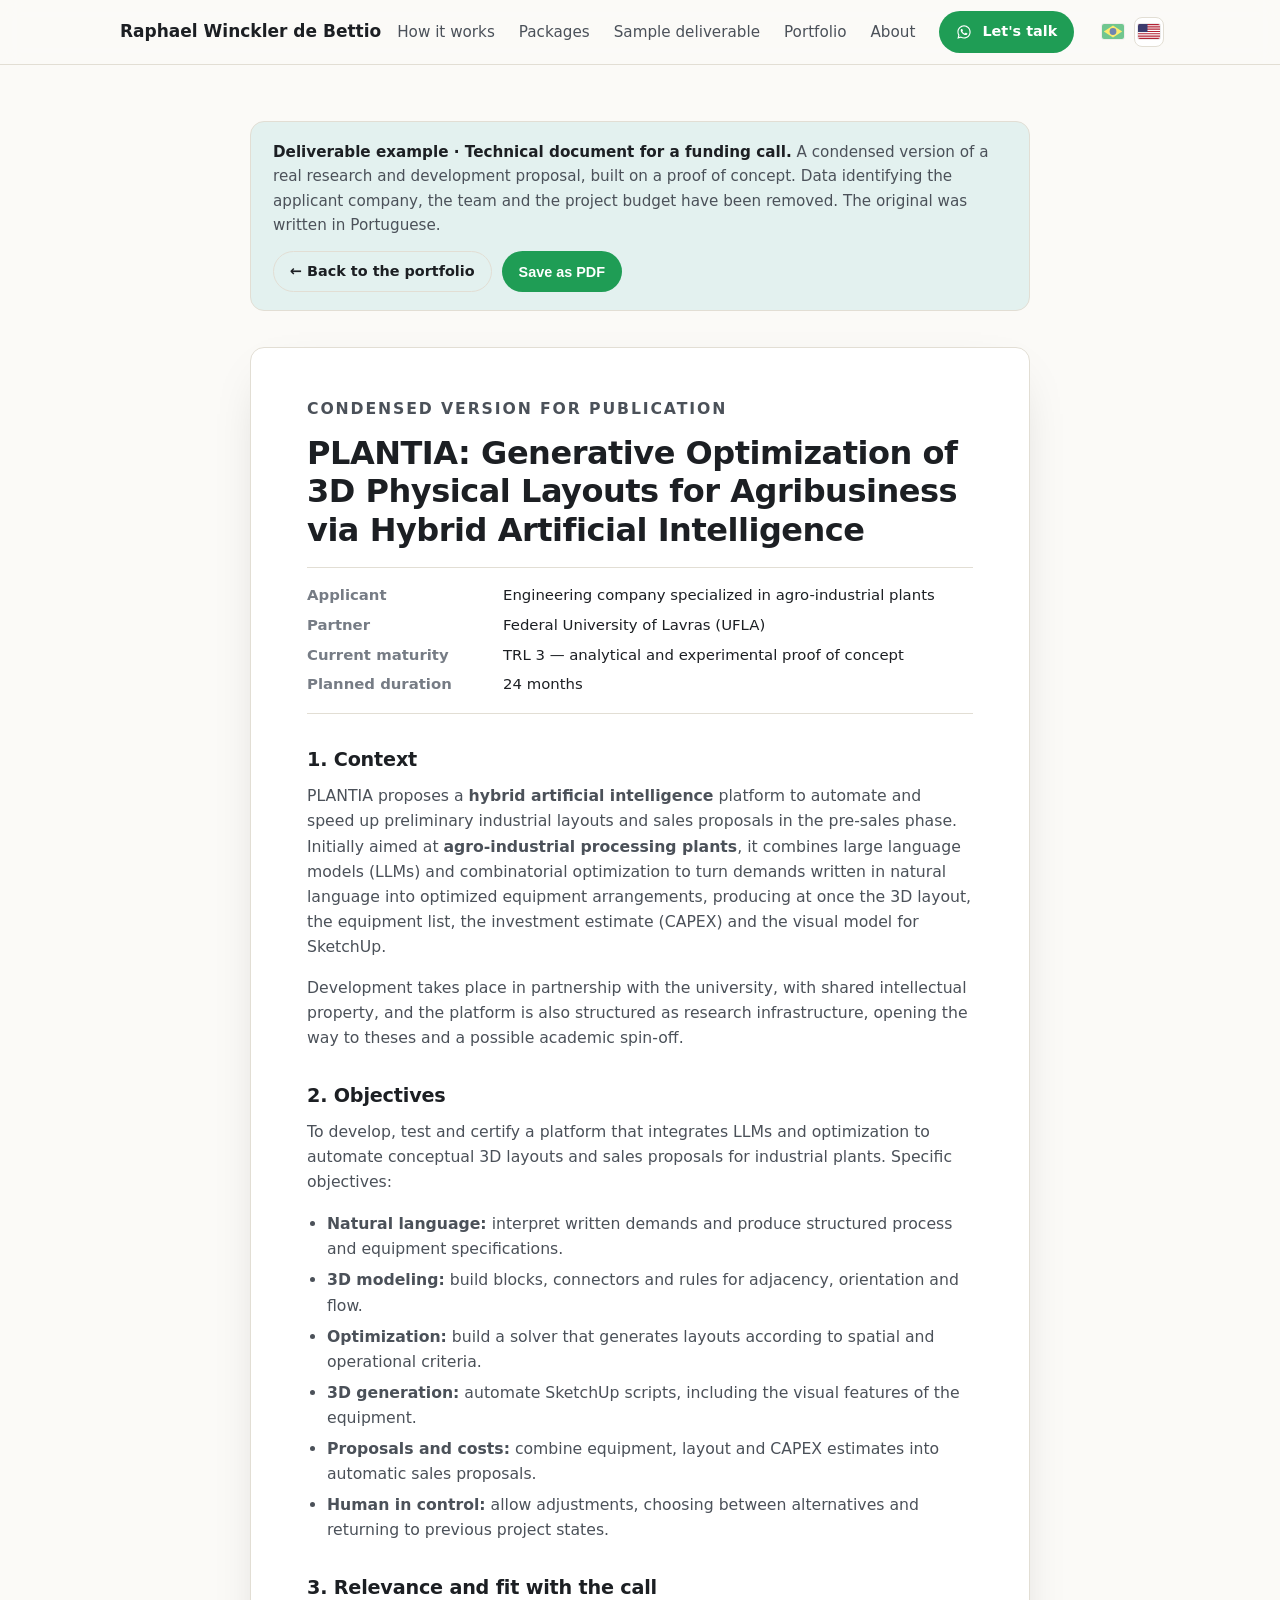
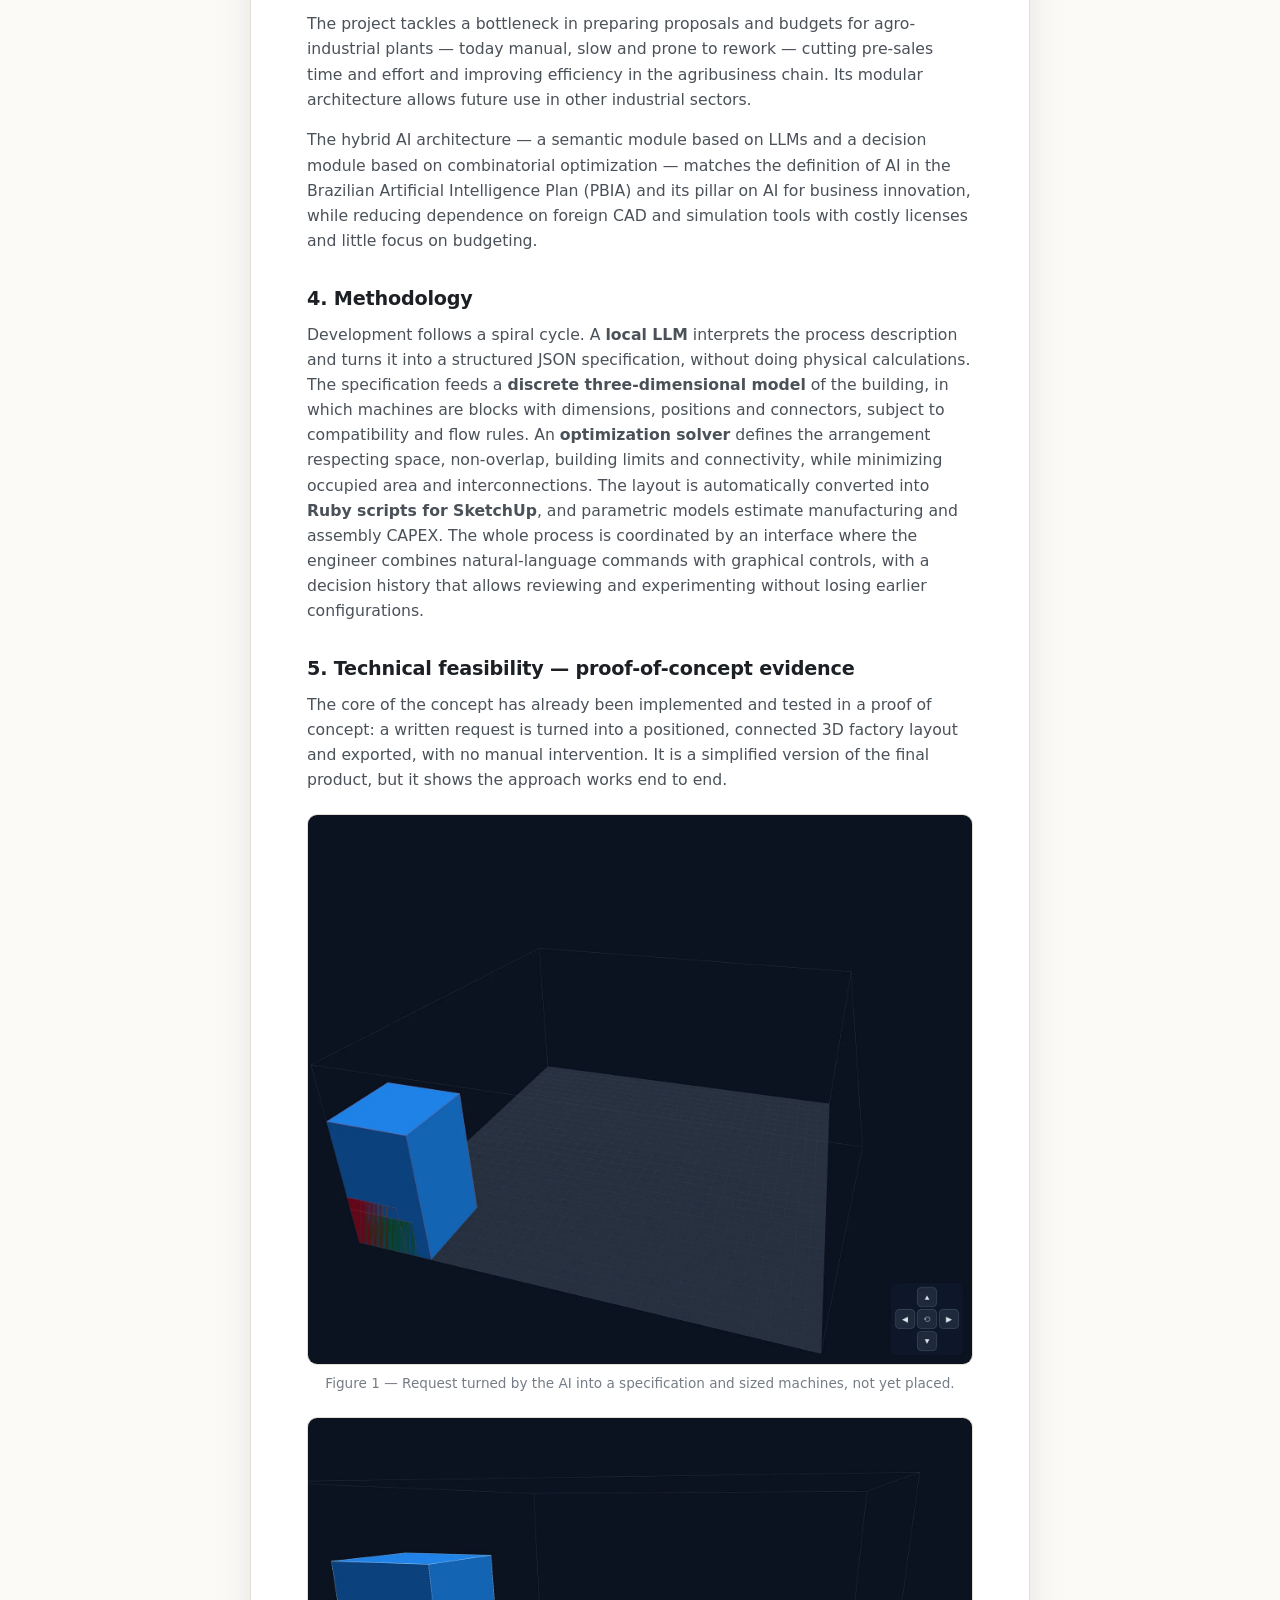
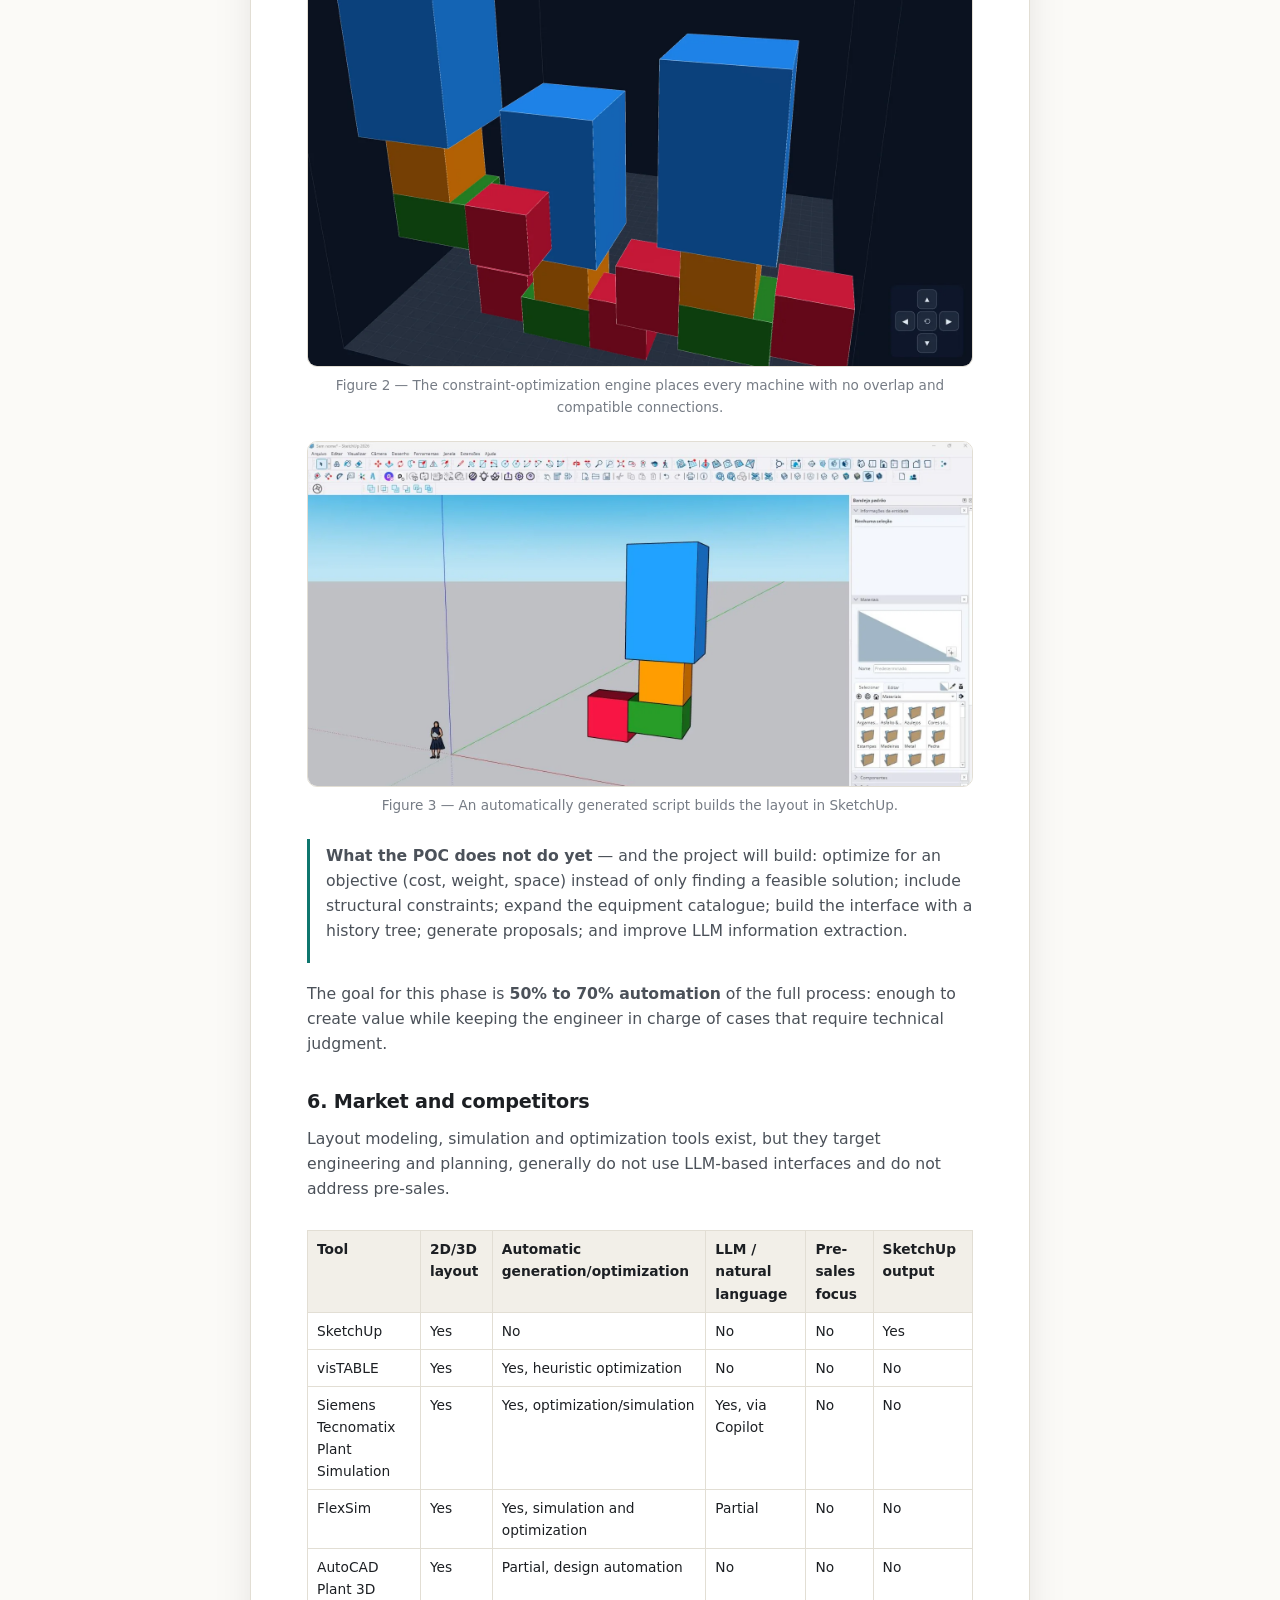
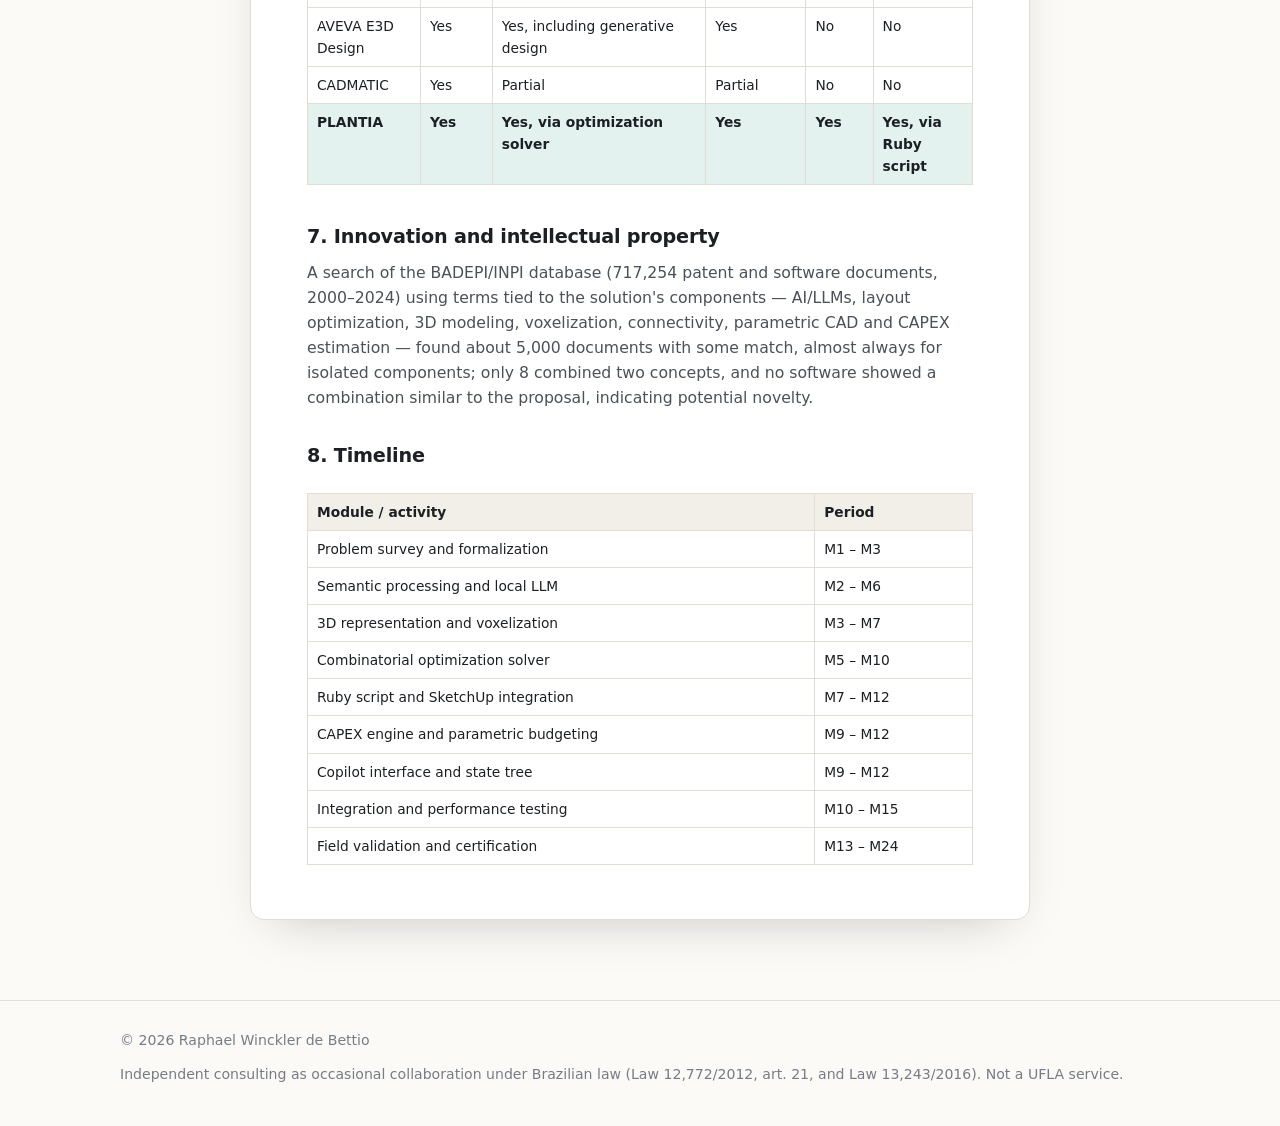
<file: en/exemplo-edital.html>
<!doctype html>
<html lang="en">
<head>
<meta charset="utf-8">
<meta name="viewport" content="width=device-width, initial-scale=1">
<title>Example funding document (condensed version) — Raphael Winckler de Bettio</title>
<meta name="description" content="Condensed version of a real R&D proposal for a funding call, built on a proof of concept.">
<meta property="og:title" content="Example funding document — Raphael Winckler de Bettio">
<meta property="og:description" content="Your idea working in weeks — to validate, test or raise funding.">
<meta property="og:type" content="website">
<link rel="canonical" href="https://raphaelwb.github.io/en/exemplo-edital.html">
<meta property="og:url" content="https://raphaelwb.github.io/en/exemplo-edital.html">
<meta property="og:image" content="https://raphaelwb.github.io/img/og-en.png">
<meta property="og:image:width" content="1200">
<meta property="og:image:height" content="630">
<meta property="og:locale" content="en_US">
<meta name="twitter:card" content="summary_large_image">
<link rel="icon" href="data:image/svg+xml,%3Csvg xmlns='http://www.w3.org/2000/svg' viewBox='0 0 32 32'%3E%3Crect width='32' height='32' rx='7' fill='%230f766e'/%3E%3Ctext x='16' y='22' font-family='Arial' font-weight='700' font-size='15' fill='white' text-anchor='middle'%3ERB%3C/text%3E%3C/svg%3E">
<link rel="alternate" hreflang="pt-BR" href="https://raphaelwb.github.io/exemplo-edital.html">
<link rel="alternate" hreflang="en" href="https://raphaelwb.github.io/en/exemplo-edital.html">
<link rel="stylesheet" href="../style.css">
<!-- Contador de visitas (GoatCounter: gratuito, sem cookies). Conta: https://raphaelwb.goatcounter.com -->
<script data-goatcounter="https://raphaelwb.goatcounter.com/count" async src="https://gc.zgo.at/count.js"></script>
</head>
<body>

<svg width="0" height="0" style="position:absolute" aria-hidden="true">
  <symbol id="i-wa" viewBox="0 0 24 24"><path fill="currentColor" d="M12.04 2C6.58 2 2.13 6.45 2.13 11.91c0 1.75.46 3.45 1.32 4.95L2.05 22l5.25-1.38a9.9 9.9 0 0 0 4.74 1.21h.01c5.46 0 9.91-4.45 9.91-9.91 0-2.65-1.03-5.14-2.9-7.01A9.82 9.82 0 0 0 12.04 2Zm0 18.15h-.01a8.23 8.23 0 0 1-4.19-1.15l-.3-.18-3.12.82.83-3.04-.2-.31a8.2 8.2 0 0 1-1.26-4.38c0-4.54 3.7-8.23 8.25-8.23 2.2 0 4.27.86 5.82 2.42a8.18 8.18 0 0 1 2.41 5.82c0 4.54-3.7 8.23-8.23 8.23Zm4.52-6.16c-.25-.12-1.47-.72-1.7-.81-.23-.08-.39-.12-.56.12-.16.25-.64.81-.79.97-.14.17-.29.19-.54.06-.25-.12-1.05-.39-1.99-1.23-.74-.66-1.23-1.47-1.38-1.72-.14-.25-.02-.38.11-.51.11-.11.25-.29.37-.43.12-.15.17-.25.25-.41.08-.17.04-.31-.02-.43-.06-.12-.56-1.34-.76-1.84-.2-.48-.41-.42-.56-.43h-.48c-.17 0-.43.06-.66.31-.23.25-.87.85-.87 2.07 0 1.22.89 2.4 1.01 2.56.12.17 1.75 2.67 4.24 3.74.59.26 1.05.41 1.41.52.59.19 1.13.16 1.56.1.48-.07 1.47-.6 1.67-1.18.21-.58.21-1.07.14-1.18-.06-.1-.22-.16-.47-.28Z"/></symbol>
  <symbol id="i-li" viewBox="0 0 24 24"><path fill="currentColor" d="M20.45 20.45h-3.56v-5.57c0-1.33-.02-3.04-1.85-3.04-1.85 0-2.14 1.45-2.14 2.94v5.67H9.35V9h3.41v1.56h.05c.48-.9 1.64-1.85 3.37-1.85 3.6 0 4.27 2.37 4.27 5.46v6.28ZM5.34 7.43a2.06 2.06 0 1 1 0-4.13 2.06 2.06 0 0 1 0 4.13ZM7.12 20.45H3.56V9h3.56v11.45ZM22.22 0H1.77C.79 0 0 .77 0 1.73v20.54C0 23.23.79 24 1.77 24h20.45c.98 0 1.78-.77 1.78-1.73V1.73C24 .77 23.2 0 22.22 0Z"/></symbol>
  <symbol id="i-mail" viewBox="0 0 24 24"><path fill="none" stroke="currentColor" stroke-width="2" stroke-linecap="round" stroke-linejoin="round" d="M4 5h16a1 1 0 0 1 1 1v12a1 1 0 0 1-1 1H4a1 1 0 0 1-1-1V6a1 1 0 0 1 1-1Zm-1 1 9 7 9-7"/></symbol>
</svg>

<header>
  <div class="wrap">
    <a class="brand" href="index.html">Raphael Winckler de Bettio</a>
    <nav>
      <a class="link" href="index.html#how-it-works">How it works</a>
      <a class="link" href="index.html#packages">Packages</a>
      <a class="link" href="index.html#example">Sample deliverable</a>
      <a class="link" href="portfolio.html">Portfolio</a>
      <a class="link" href="index.html#about">About</a>
      <a class="btn btn-wa btn-sm js-wa" href="index.html#contact"><svg><use href="#i-wa"/></svg>Let's talk</a>
      <div class="lang">
        <a href="../exemplo-edital.html" title="Português" aria-label="Português"><svg viewBox="0 0 22 15" aria-hidden="true"><rect width="22" height="15" fill="#009c3b"/><path d="M11 1.6 20.2 7.5 11 13.4 1.8 7.5Z" fill="#ffdf00"/><circle cx="11" cy="7.5" r="3.4" fill="#002776"/></svg></a>
        <a href="exemplo-edital.html" aria-current="true" title="English" aria-label="English"><svg viewBox="0 0 22 15" aria-hidden="true"><rect width="22" height="15" fill="#fff"/><path d="M0 0h22v1.15H0zm0 2.3h22v1.15H0zm0 2.3h22v1.15H0zm0 2.3h22v1.15H0zm0 2.3h22v1.15H0zm0 2.3h22v1.15H0zm0 2.3h22V15H0z" fill="#b22234"/><rect width="9.5" height="8.05" fill="#3c3b6e"/></svg></a>
      </div>
    </nav>
  </div>
</header>

<main class="doc-page">
  <div class="doc-wrap">
    <div class="doc-banner"><strong>Deliverable example · Technical document for a funding call.</strong> A condensed version of a real research and development proposal, built on a proof of concept. Data identifying the applicant company, the team and the project budget have been removed. The original was written in Portuguese.
      <div class="doc-actions"><a class="btn btn-ghost btn-sm" href="portfolio.html#plantia">← Back to the portfolio</a><button class="btn btn-wa btn-sm" type="button" onclick="window.print()">Save as PDF</button></div>
    </div>
    <article class="doc">
<p class="eyebrow">Condensed version for publication</p>
<h1>PLANTIA: Generative Optimization of 3D Physical Layouts for Agribusiness via Hybrid Artificial Intelligence</h1>
<dl class="meta">
<dt>Applicant</dt><dd>Engineering company specialized in agro-industrial plants</dd>
<dt>Partner</dt><dd>Federal University of Lavras (UFLA)</dd>
<dt>Current maturity</dt><dd>TRL 3 — analytical and experimental proof of concept</dd>
<dt>Planned duration</dt><dd>24 months</dd>
</dl>
<h2>1. Context</h2>
<p>PLANTIA proposes a <strong>hybrid artificial intelligence</strong> platform to automate and speed up preliminary industrial layouts and sales proposals in the pre-sales phase. Initially aimed at <strong>agro-industrial processing plants</strong>, it combines large language models (LLMs) and combinatorial optimization to turn demands written in natural language into optimized equipment arrangements, producing at once the 3D layout, the equipment list, the investment estimate (CAPEX) and the visual model for SketchUp.</p>
<p>Development takes place in partnership with the university, with shared intellectual property, and the platform is also structured as research infrastructure, opening the way to theses and a possible academic spin-off.</p>
<h2>2. Objectives</h2>
<p>To develop, test and certify a platform that integrates LLMs and optimization to automate conceptual 3D layouts and sales proposals for industrial plants. Specific objectives:</p>
<ul>
<li><strong>Natural language:</strong> interpret written demands and produce structured process and equipment specifications.</li>
<li><strong>3D modeling:</strong> build blocks, connectors and rules for adjacency, orientation and flow.</li>
<li><strong>Optimization:</strong> build a solver that generates layouts according to spatial and operational criteria.</li>
<li><strong>3D generation:</strong> automate SketchUp scripts, including the visual features of the equipment.</li>
<li><strong>Proposals and costs:</strong> combine equipment, layout and CAPEX estimates into automatic sales proposals.</li>
<li><strong>Human in control:</strong> allow adjustments, choosing between alternatives and returning to previous project states.</li>
</ul>
<h2>3. Relevance and fit with the call</h2>
<p>The project tackles a bottleneck in preparing proposals and budgets for agro-industrial plants — today manual, slow and prone to rework — cutting pre-sales time and effort and improving efficiency in the agribusiness chain. Its modular architecture allows future use in other industrial sectors.</p>
<p>The hybrid AI architecture — a semantic module based on LLMs and a decision module based on combinatorial optimization — matches the definition of AI in the Brazilian Artificial Intelligence Plan (PBIA) and its pillar on AI for business innovation, while reducing dependence on foreign CAD and simulation tools with costly licenses and little focus on budgeting.</p>
<h2>4. Methodology</h2>
<p>Development follows a spiral cycle. A <strong>local LLM</strong> interprets the process description and turns it into a structured JSON specification, without doing physical calculations. The specification feeds a <strong>discrete three-dimensional model</strong> of the building, in which machines are blocks with dimensions, positions and connectors, subject to compatibility and flow rules. An <strong>optimization solver</strong> defines the arrangement respecting space, non-overlap, building limits and connectivity, while minimizing occupied area and interconnections. The layout is automatically converted into <strong>Ruby scripts for SketchUp</strong>, and parametric models estimate manufacturing and assembly CAPEX. The whole process is coordinated by an interface where the engineer combines natural-language commands with graphical controls, with a decision history that allows reviewing and experimenting without losing earlier configurations.</p>
<h2>5. Technical feasibility — proof-of-concept evidence</h2>
<p>The core of the concept has already been implemented and tested in a proof of concept: a written request is turned into a positioned, connected 3D factory layout and exported, with no manual intervention. It is a simplified version of the final product, but it shows the approach works end to end.</p>
<figure><img src="../img/fabrica/02-dimensionado.webp" alt="Machines defined from the request, not yet placed"><figcaption>Figure 1 — Request turned by the AI into a specification and sized machines, not yet placed.</figcaption></figure>
<figure><img src="../img/fabrica/03-resolvido.webp" alt="Layout solved automatically"><figcaption>Figure 2 — The constraint-optimization engine places every machine with no overlap and compatible connections.</figcaption></figure>
<figure><img src="../img/fabrica/05-sketchup.webp" alt="Model generated in SketchUp"><figcaption>Figure 3 — An automatically generated script builds the layout in SketchUp.</figcaption></figure>
<div class="callout"><p><strong>What the POC does not do yet</strong> — and the project will build: optimize for an objective (cost, weight, space) instead of only finding a feasible solution; include structural constraints; expand the equipment catalogue; build the interface with a history tree; generate proposals; and improve LLM information extraction.</p></div>
<p>The goal for this phase is <strong>50% to 70% automation</strong> of the full process: enough to create value while keeping the engineer in charge of cases that require technical judgment.</p>
<h2>6. Market and competitors</h2>
<p>Layout modeling, simulation and optimization tools exist, but they target engineering and planning, generally do not use LLM-based interfaces and do not address pre-sales.</p>
<div class="table-scroll"><table><thead><tr><th>Tool</th><th>2D/3D layout</th><th>Automatic generation/optimization</th><th>LLM / natural language</th><th>Pre-sales focus</th><th>SketchUp output</th></tr></thead><tbody><tr><td>SketchUp</td><td>Yes</td><td>No</td><td>No</td><td>No</td><td>Yes</td></tr><tr><td>visTABLE</td><td>Yes</td><td>Yes, heuristic optimization</td><td>No</td><td>No</td><td>No</td></tr><tr><td>Siemens Tecnomatix Plant Simulation</td><td>Yes</td><td>Yes, optimization/simulation</td><td>Yes, via Copilot</td><td>No</td><td>No</td></tr><tr><td>FlexSim</td><td>Yes</td><td>Yes, simulation and optimization</td><td>Partial</td><td>No</td><td>No</td></tr><tr><td>AutoCAD Plant 3D</td><td>Yes</td><td>Partial, design automation</td><td>No</td><td>No</td><td>No</td></tr><tr><td>AVEVA E3D Design</td><td>Yes</td><td>Yes, including generative design</td><td>Yes</td><td>No</td><td>No</td></tr><tr><td>CADMATIC</td><td>Yes</td><td>Partial</td><td>Partial</td><td>No</td><td>No</td></tr><tr class="hl"><td>PLANTIA</td><td>Yes</td><td>Yes, via optimization solver</td><td>Yes</td><td>Yes</td><td>Yes, via Ruby script</td></tr></tbody></table></div>
<h2>7. Innovation and intellectual property</h2>
<p>A search of the BADEPI/INPI database (717,254 patent and software documents, 2000–2024) using terms tied to the solution's components — AI/LLMs, layout optimization, 3D modeling, voxelization, connectivity, parametric CAD and CAPEX estimation — found about 5,000 documents with some match, almost always for isolated components; only 8 combined two concepts, and no software showed a combination similar to the proposal, indicating potential novelty.</p>
<h2>8. Timeline</h2>
<div class="table-scroll"><table><thead><tr><th>Module / activity</th><th>Period</th></tr></thead><tbody><tr><td>Problem survey and formalization</td><td>M1 – M3</td></tr><tr><td>Semantic processing and local LLM</td><td>M2 – M6</td></tr><tr><td>3D representation and voxelization</td><td>M3 – M7</td></tr><tr><td>Combinatorial optimization solver</td><td>M5 – M10</td></tr><tr><td>Ruby script and SketchUp integration</td><td>M7 – M12</td></tr><tr><td>CAPEX engine and parametric budgeting</td><td>M9 – M12</td></tr><tr><td>Copilot interface and state tree</td><td>M9 – M12</td></tr><tr><td>Integration and performance testing</td><td>M10 – M15</td></tr><tr><td>Field validation and certification</td><td>M13 – M24</td></tr></tbody></table></div>

    </article>
  </div>
</main>

<footer>
  <div class="wrap">
    <div>© <span id="year">2026</span> Raphael Winckler de Bettio</div>
    <div>Independent consulting as occasional collaboration under Brazilian law (Law 12,772/2012, art. 21, and Law 13,243/2016). Not a UFLA service.</div>
  </div>
</footer>

<a class="fab js-wa" href="index.html#contact" aria-label="Chat on WhatsApp"><svg><use href="#i-wa"/></svg></a>

<script src="../site.js"></script>

</body>
</html>
</file>
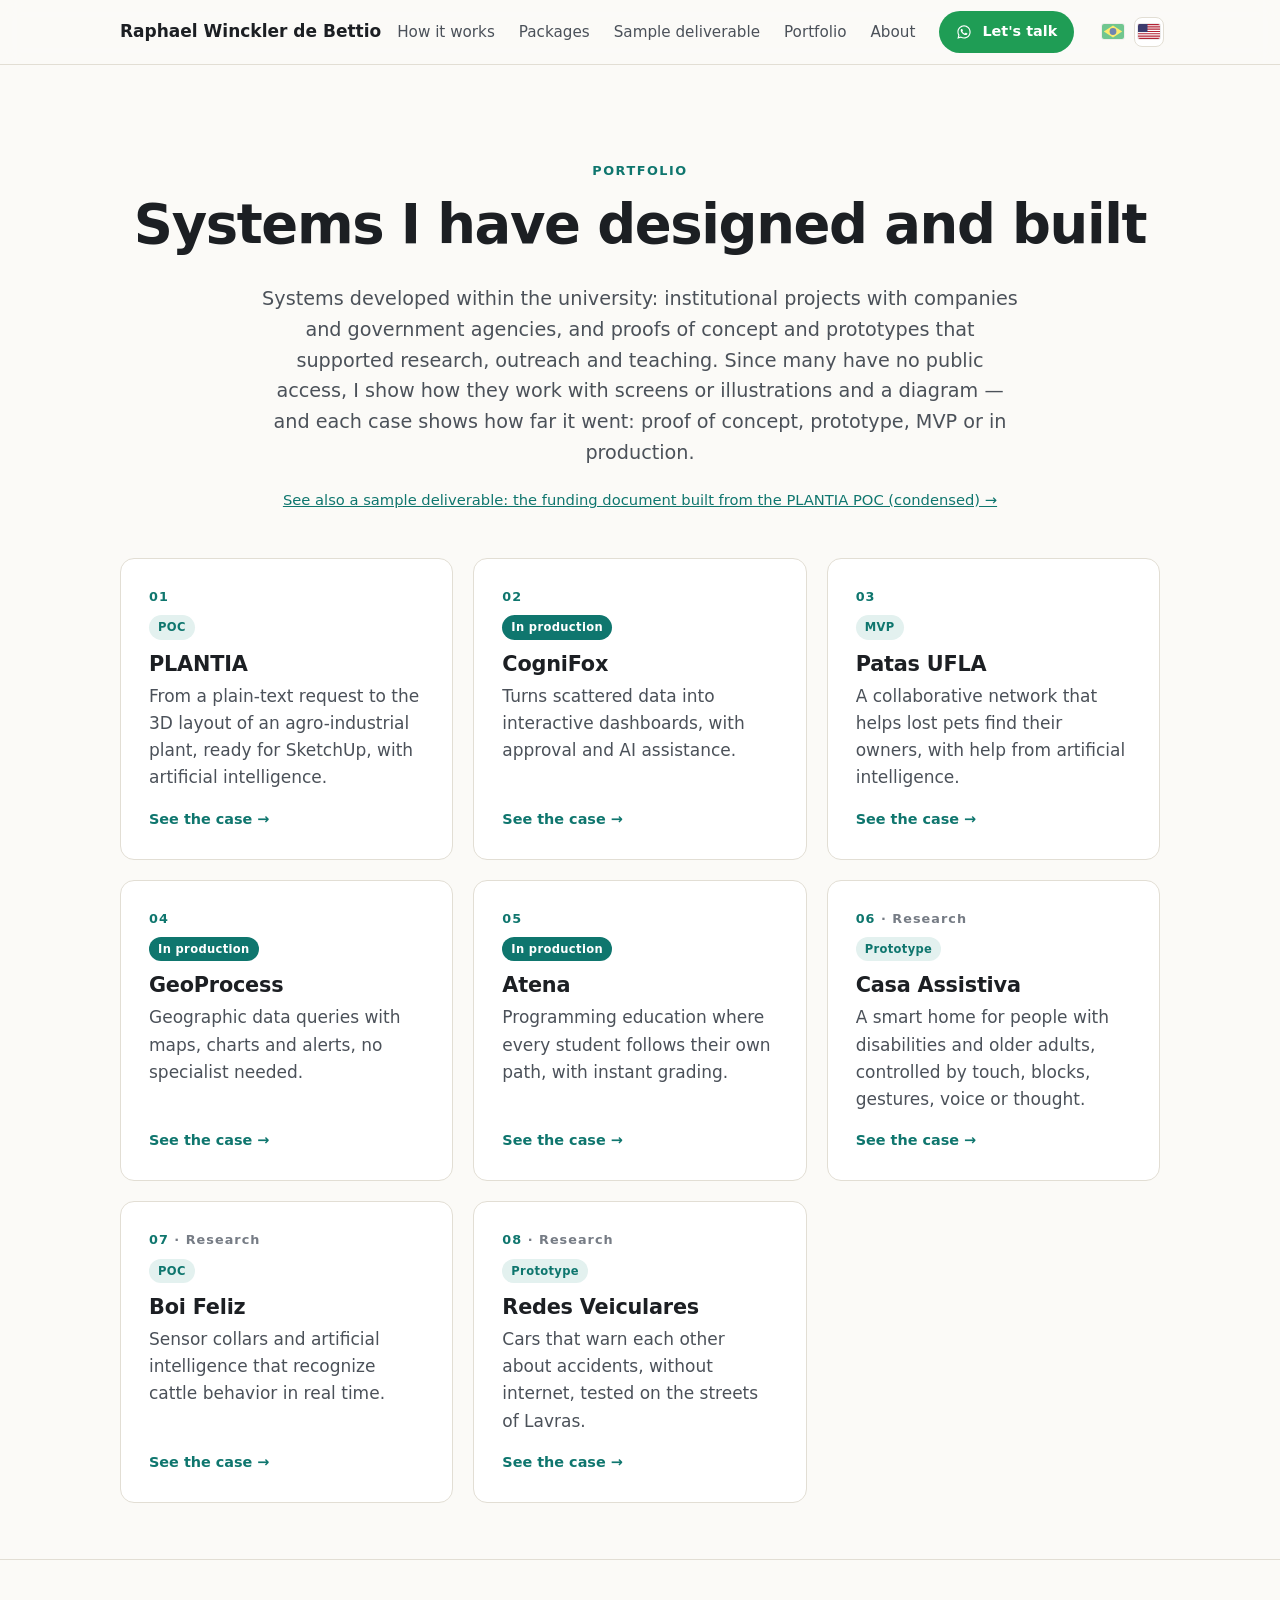
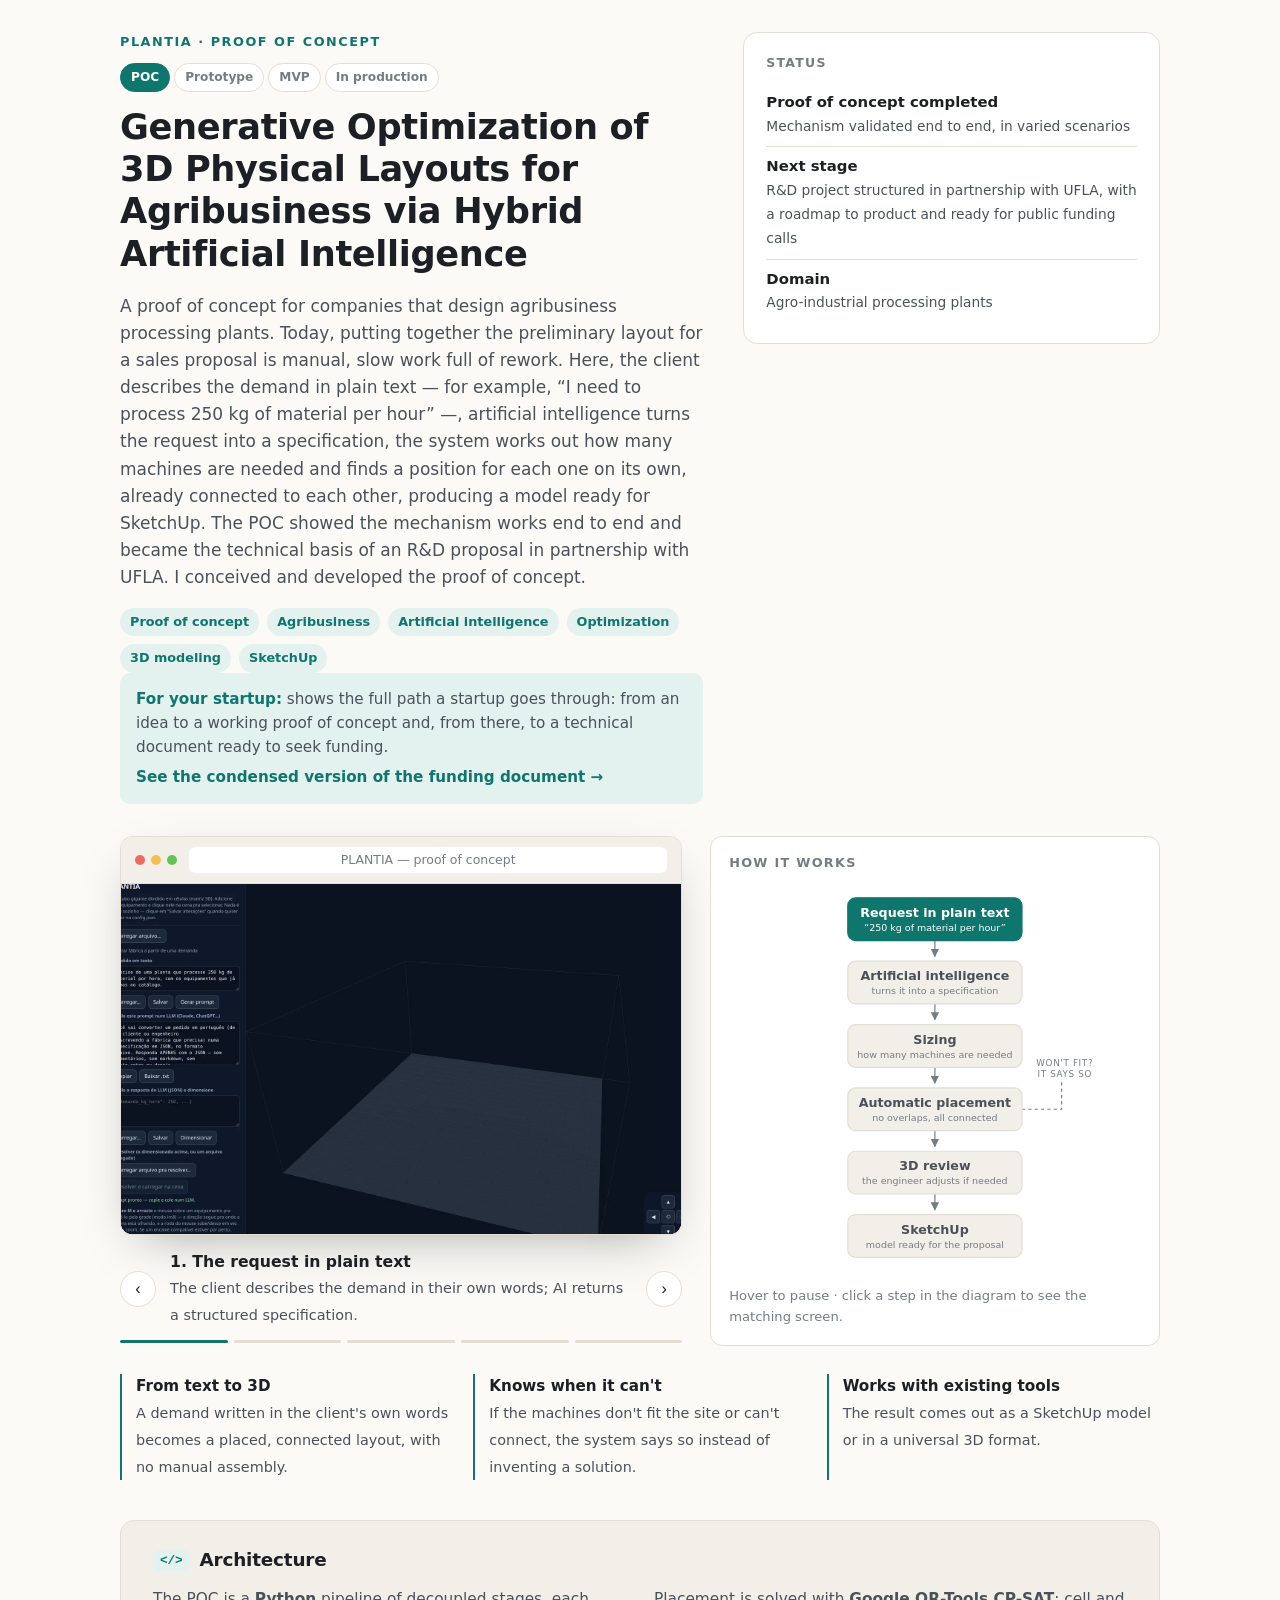
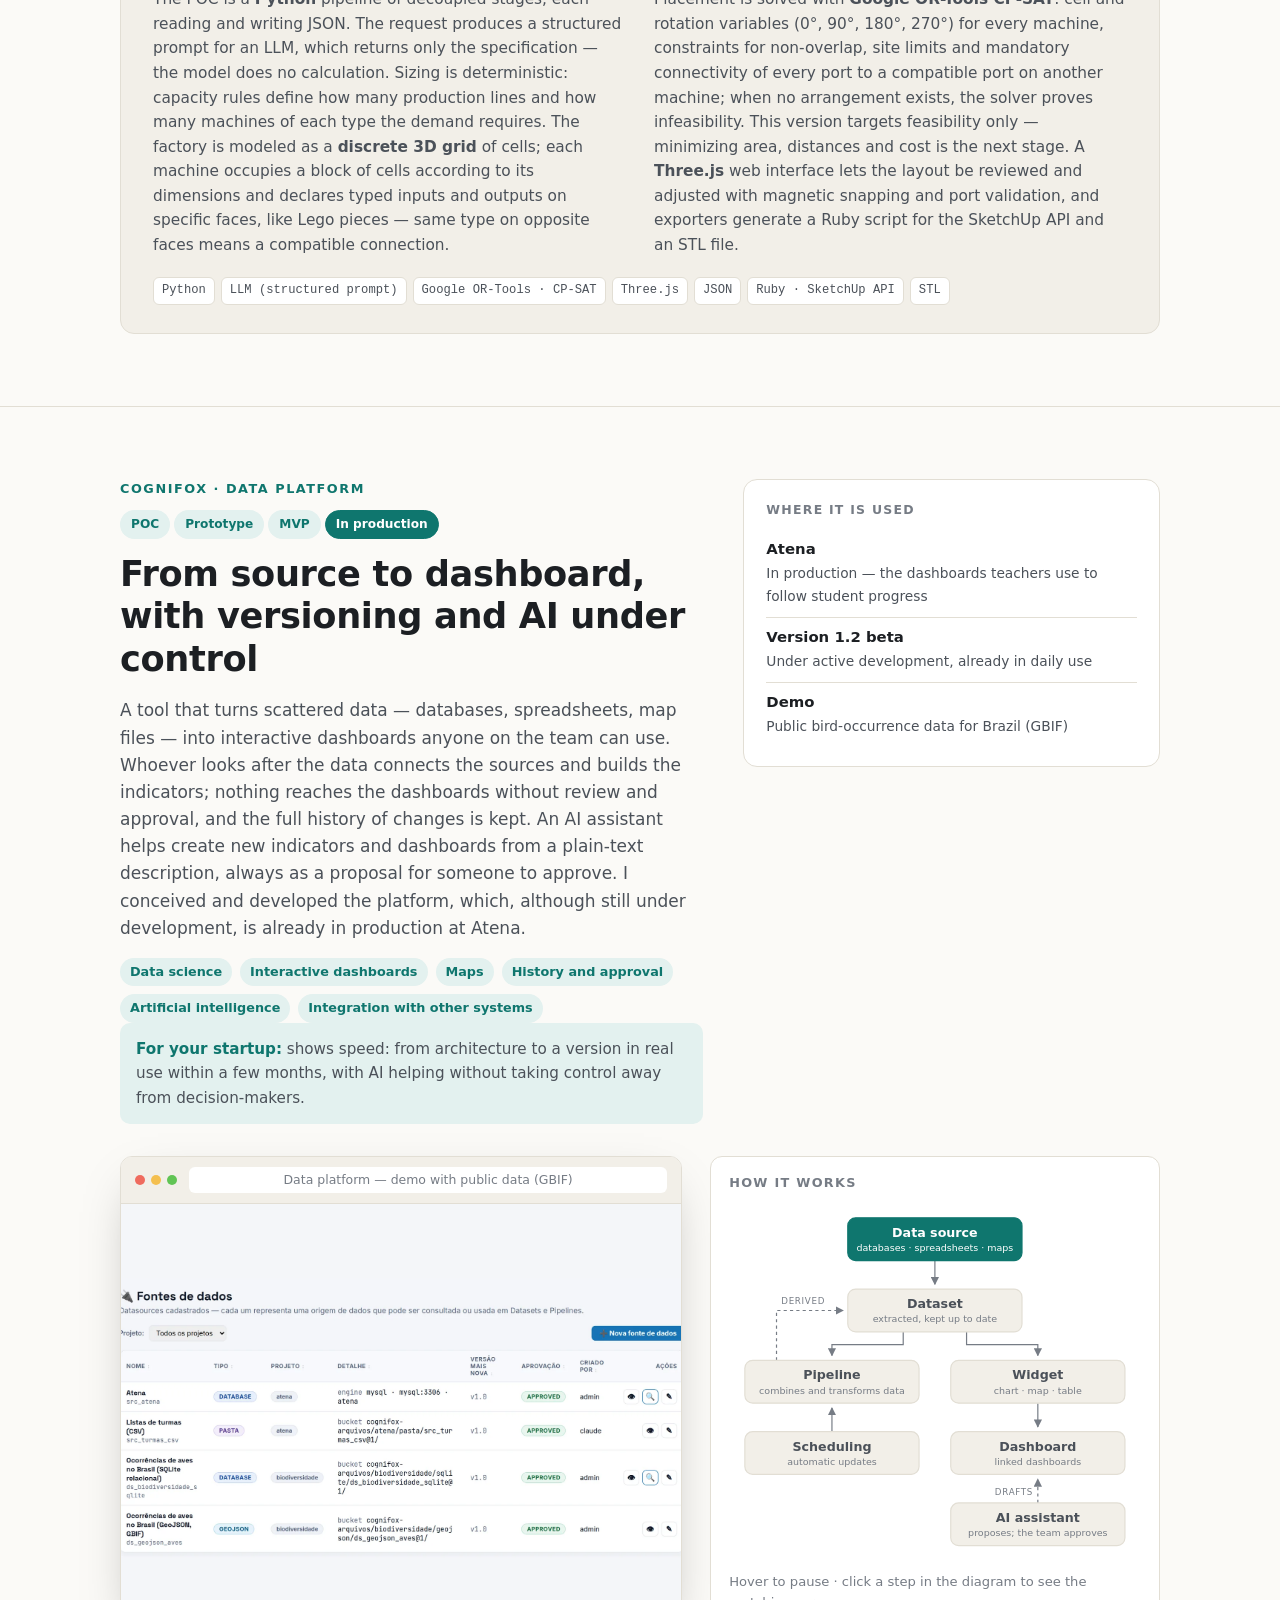
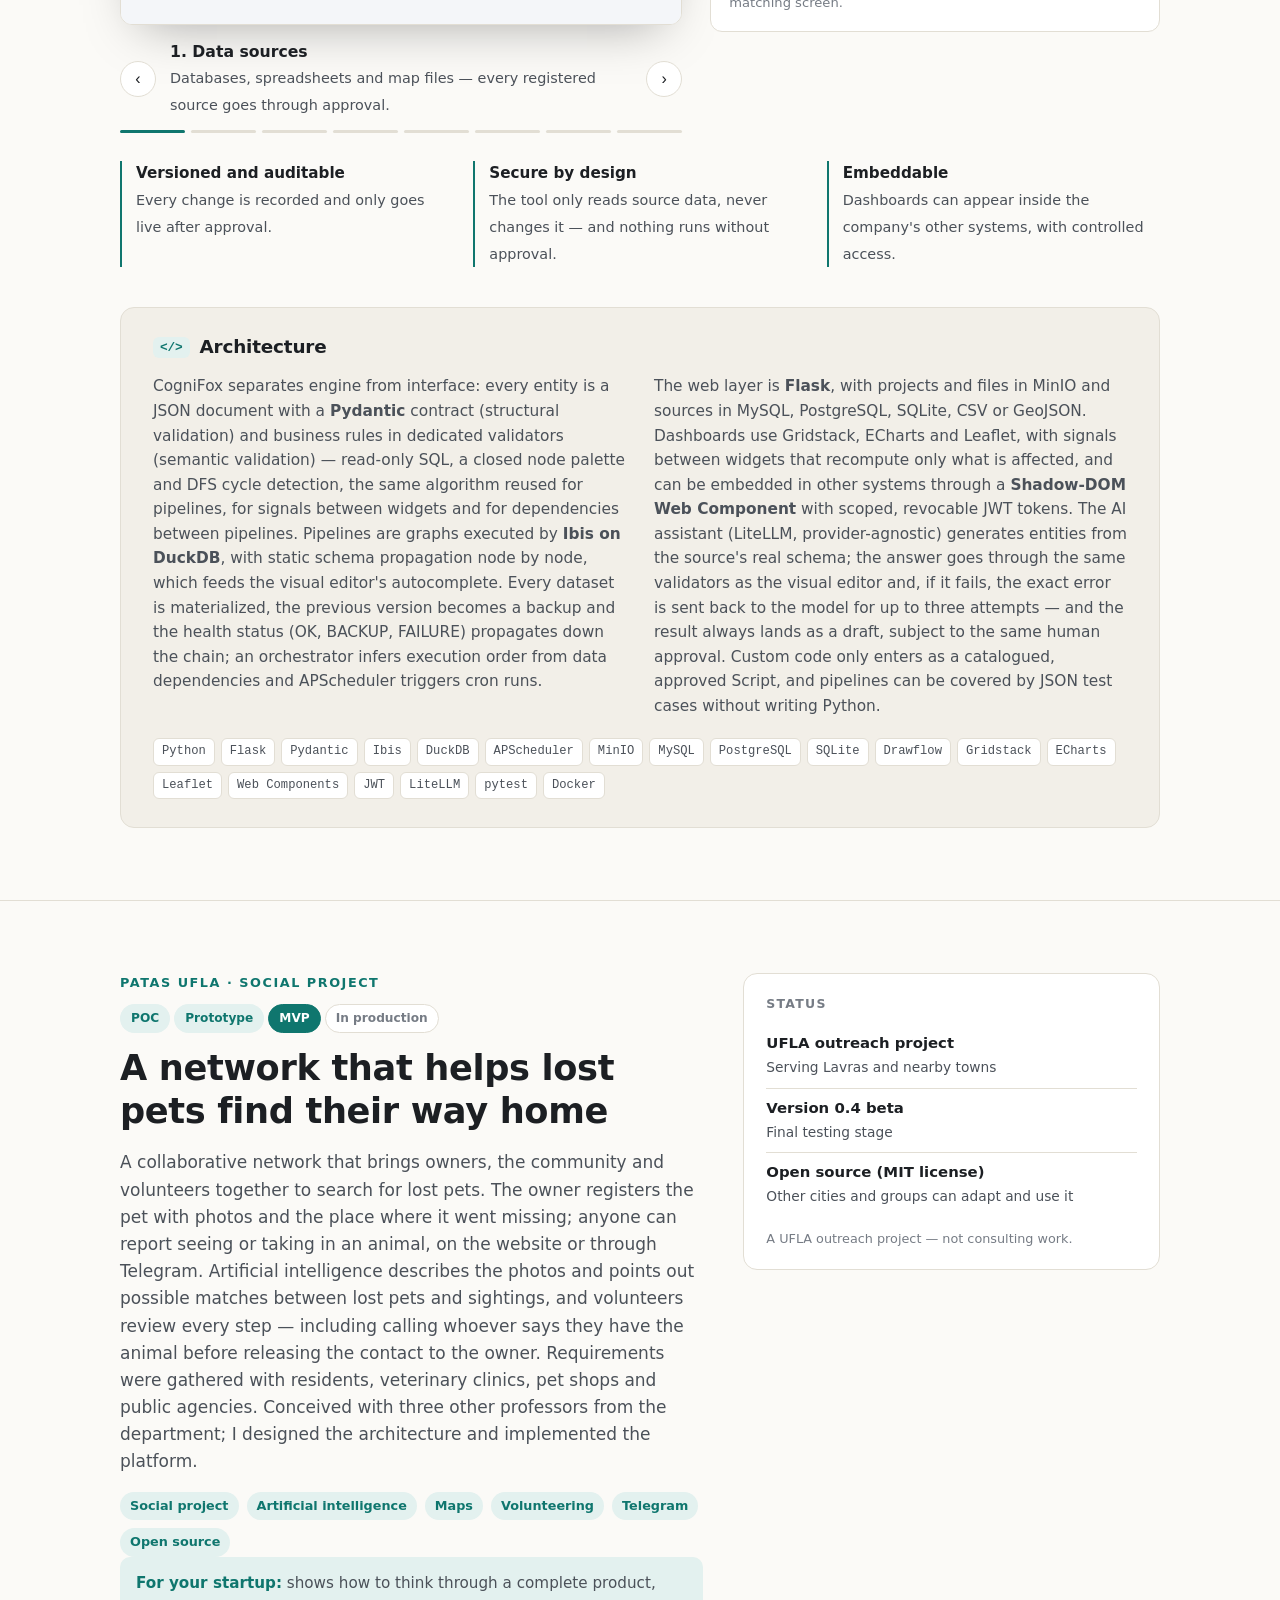
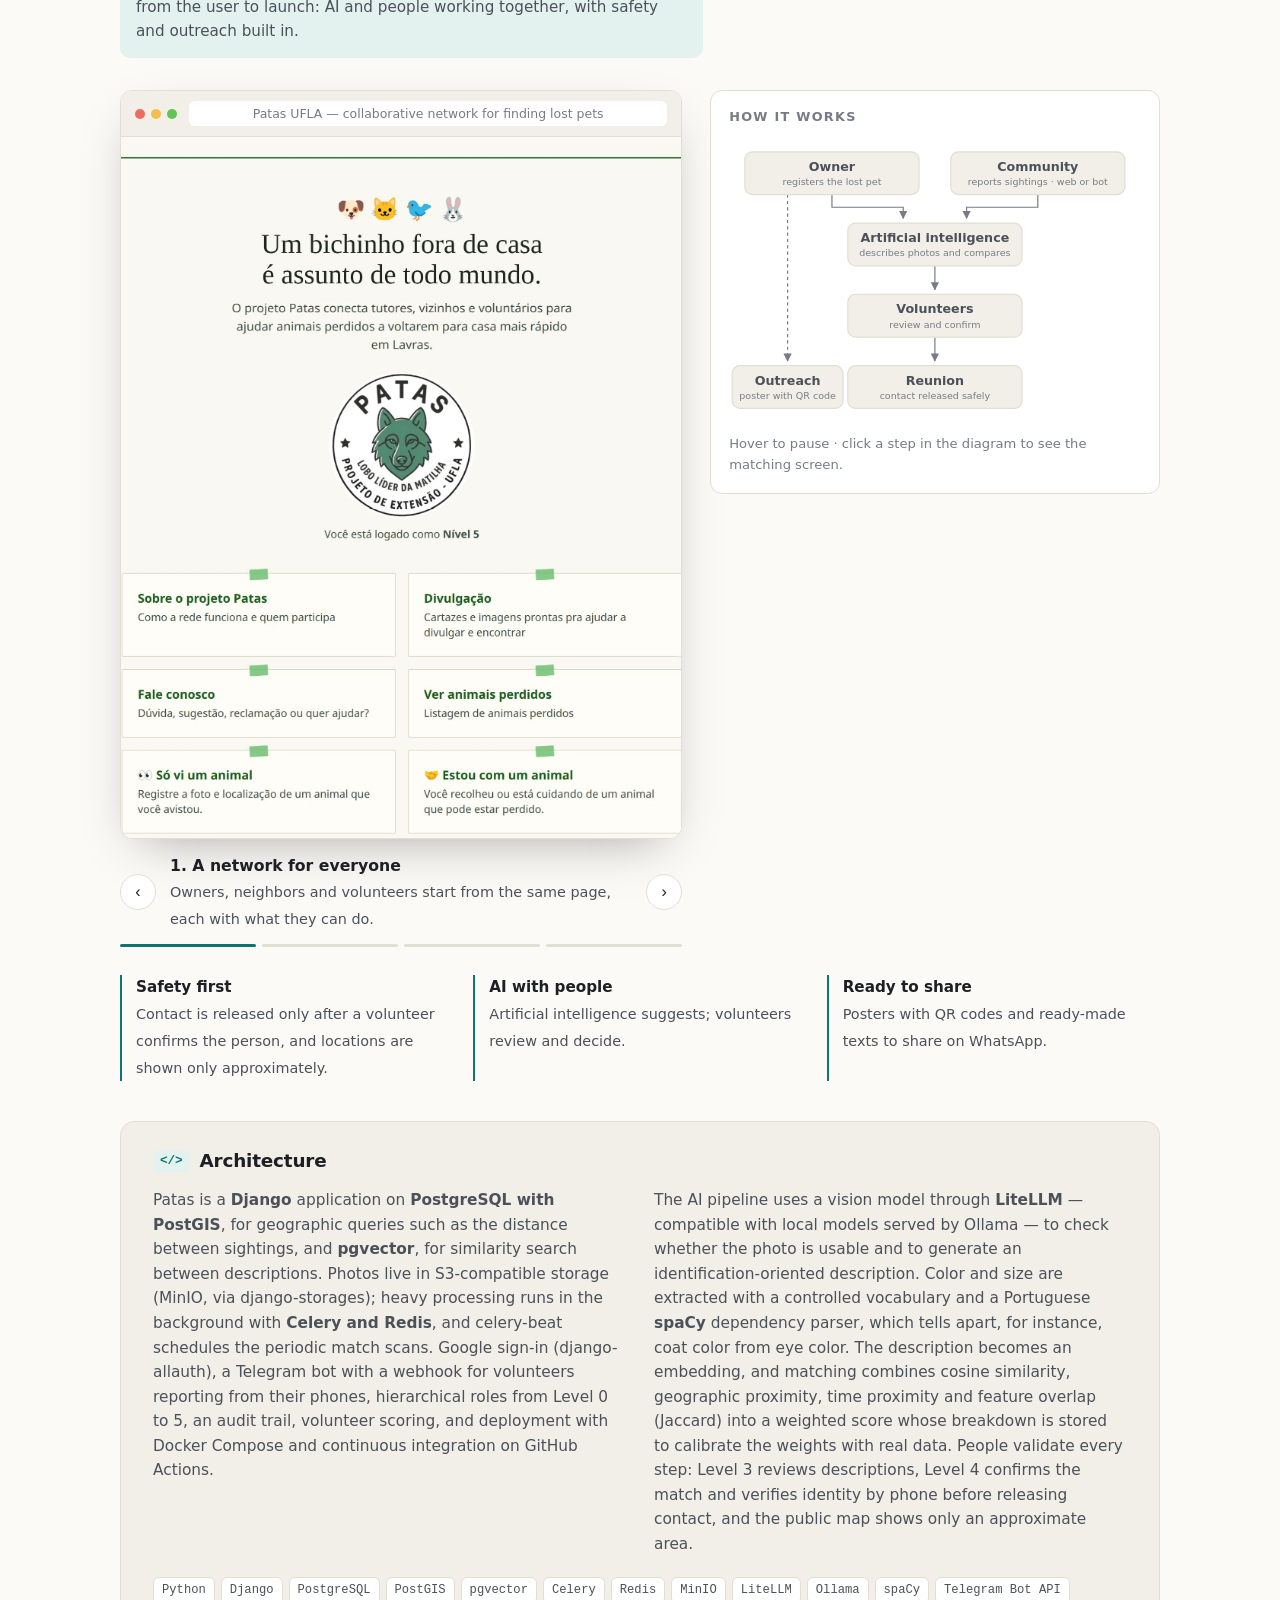
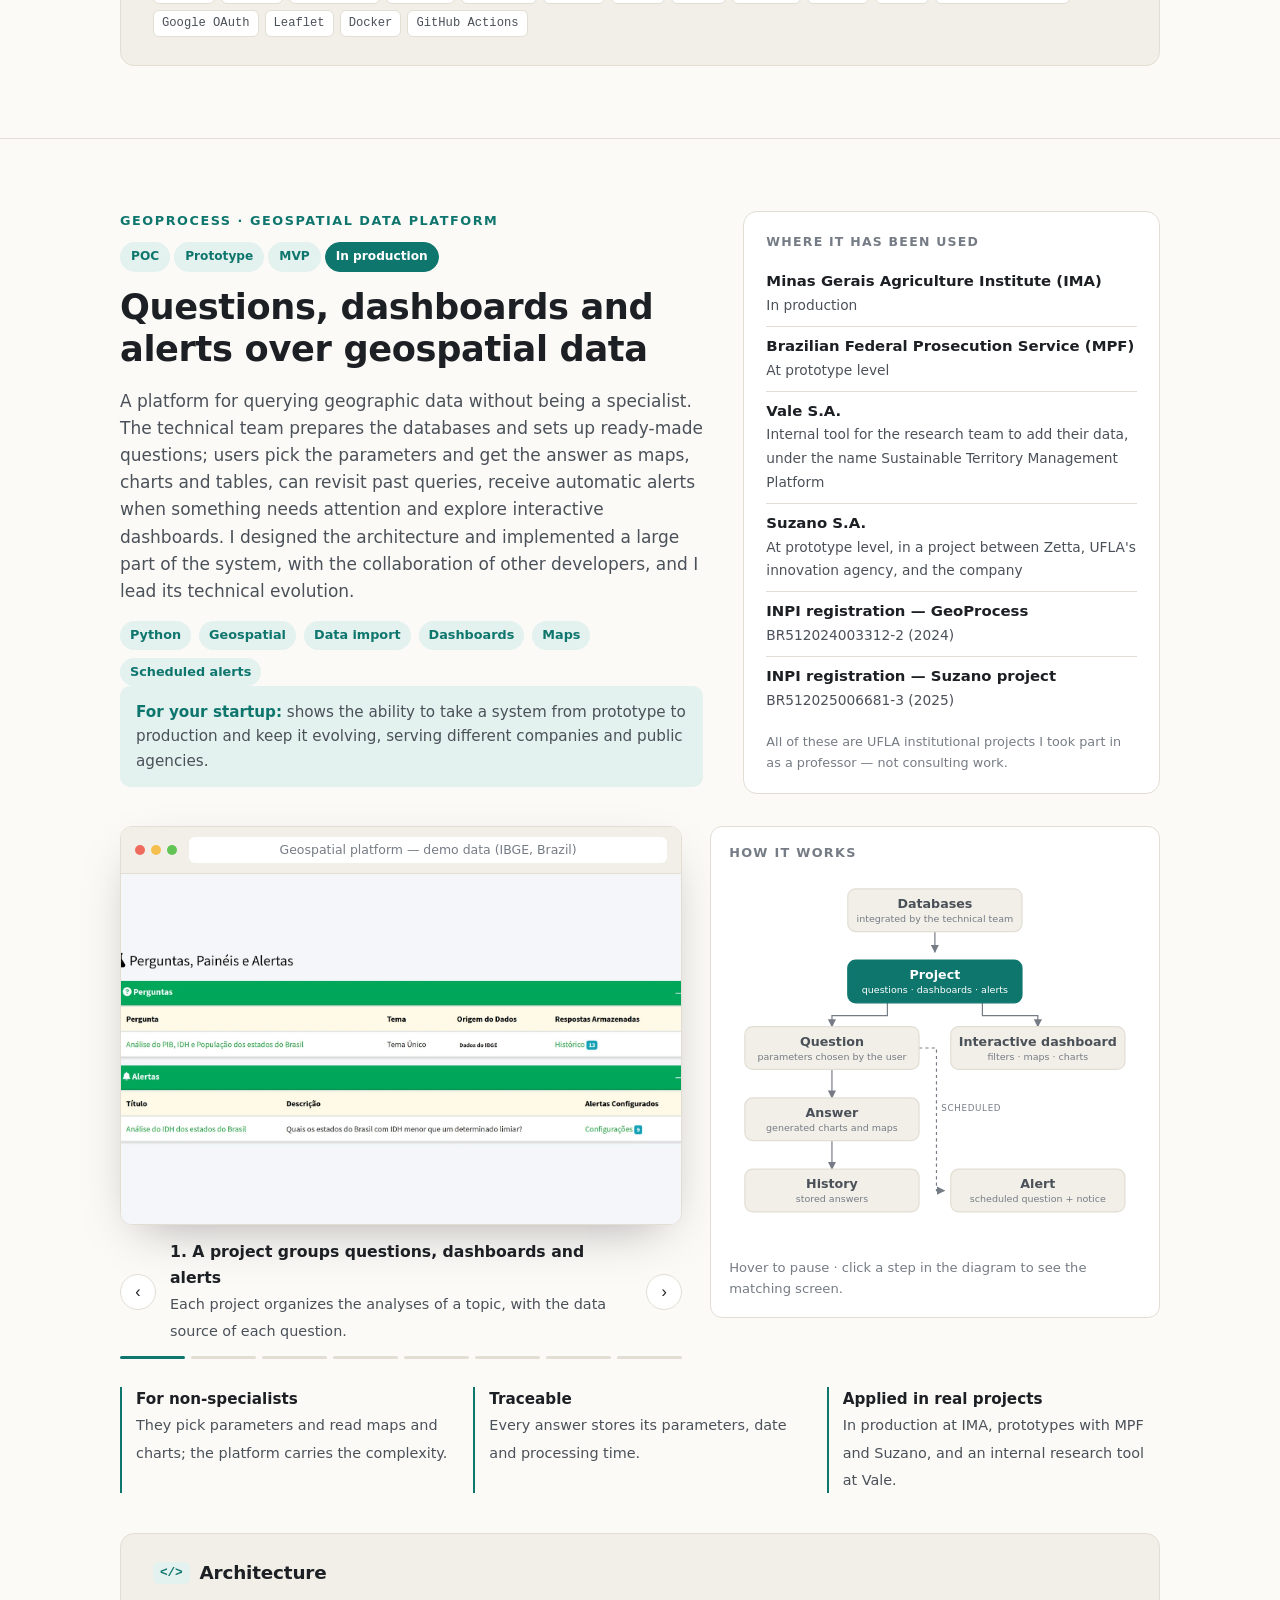
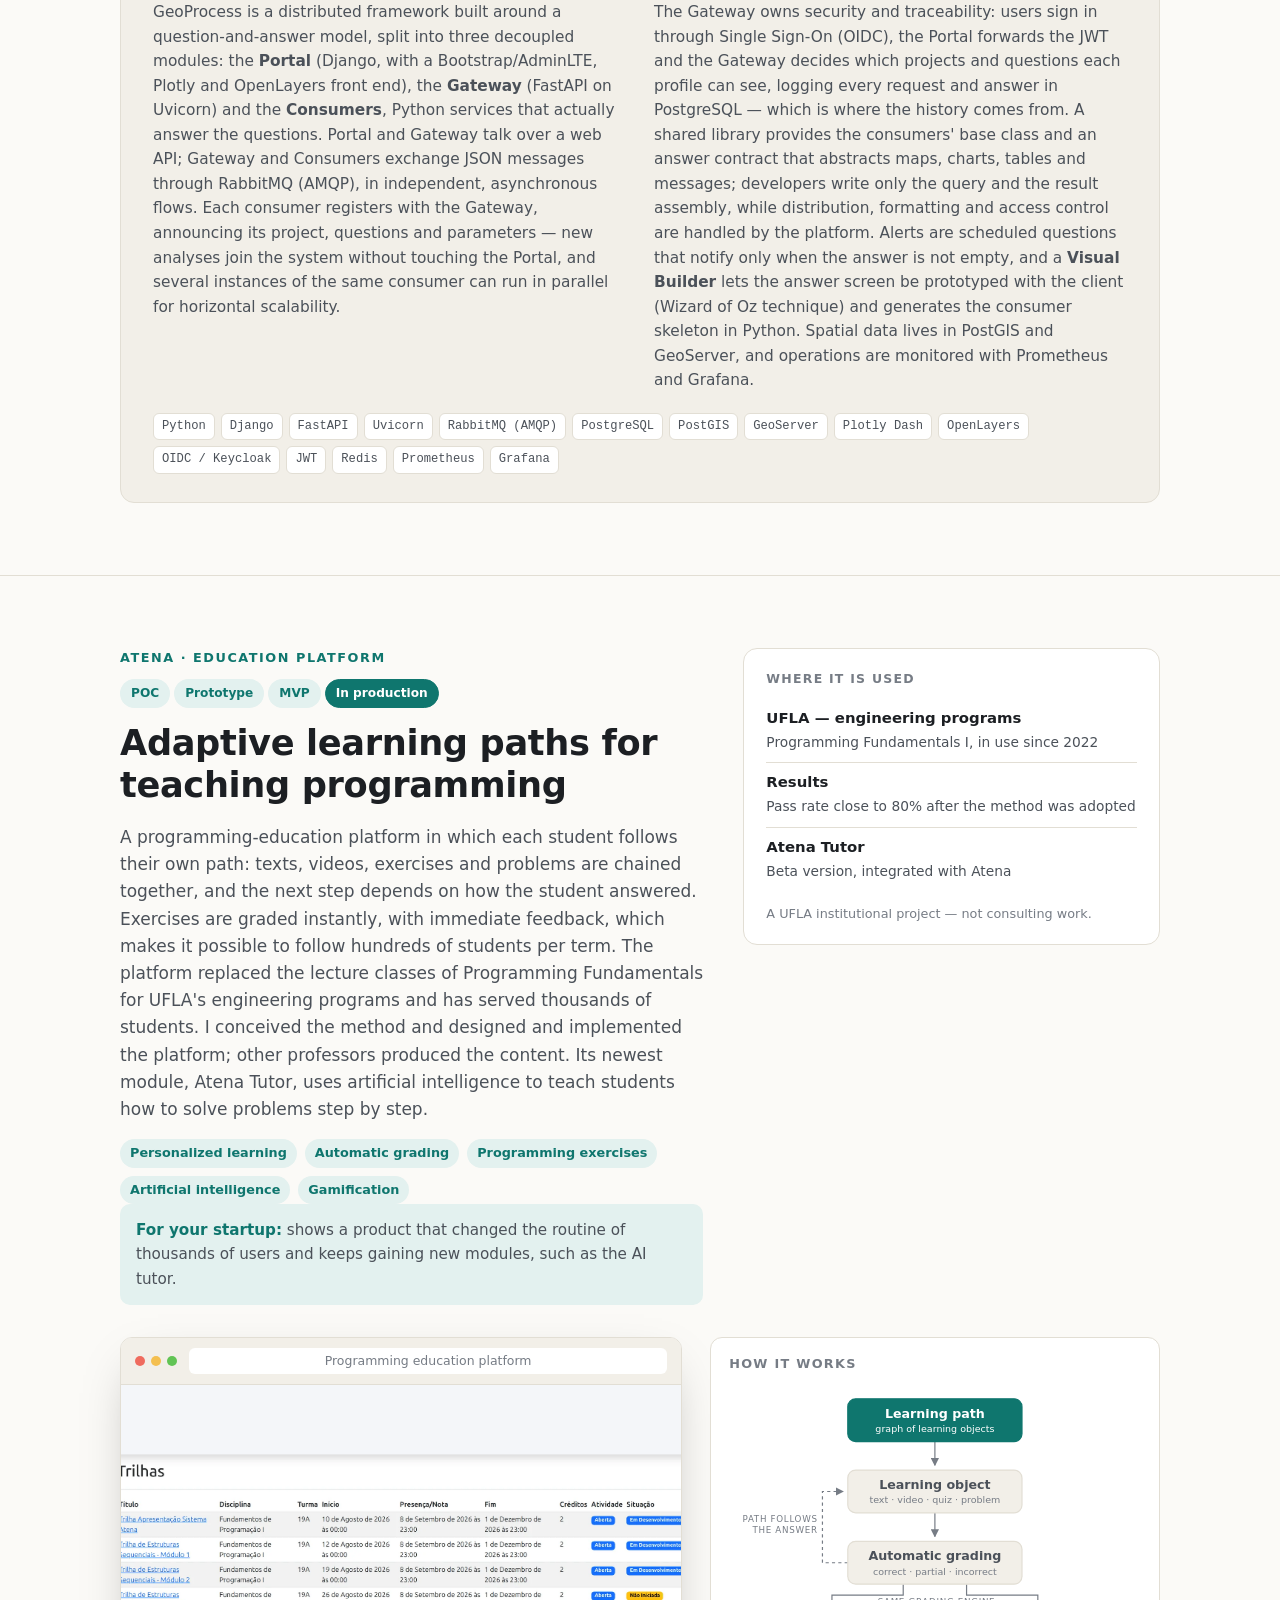
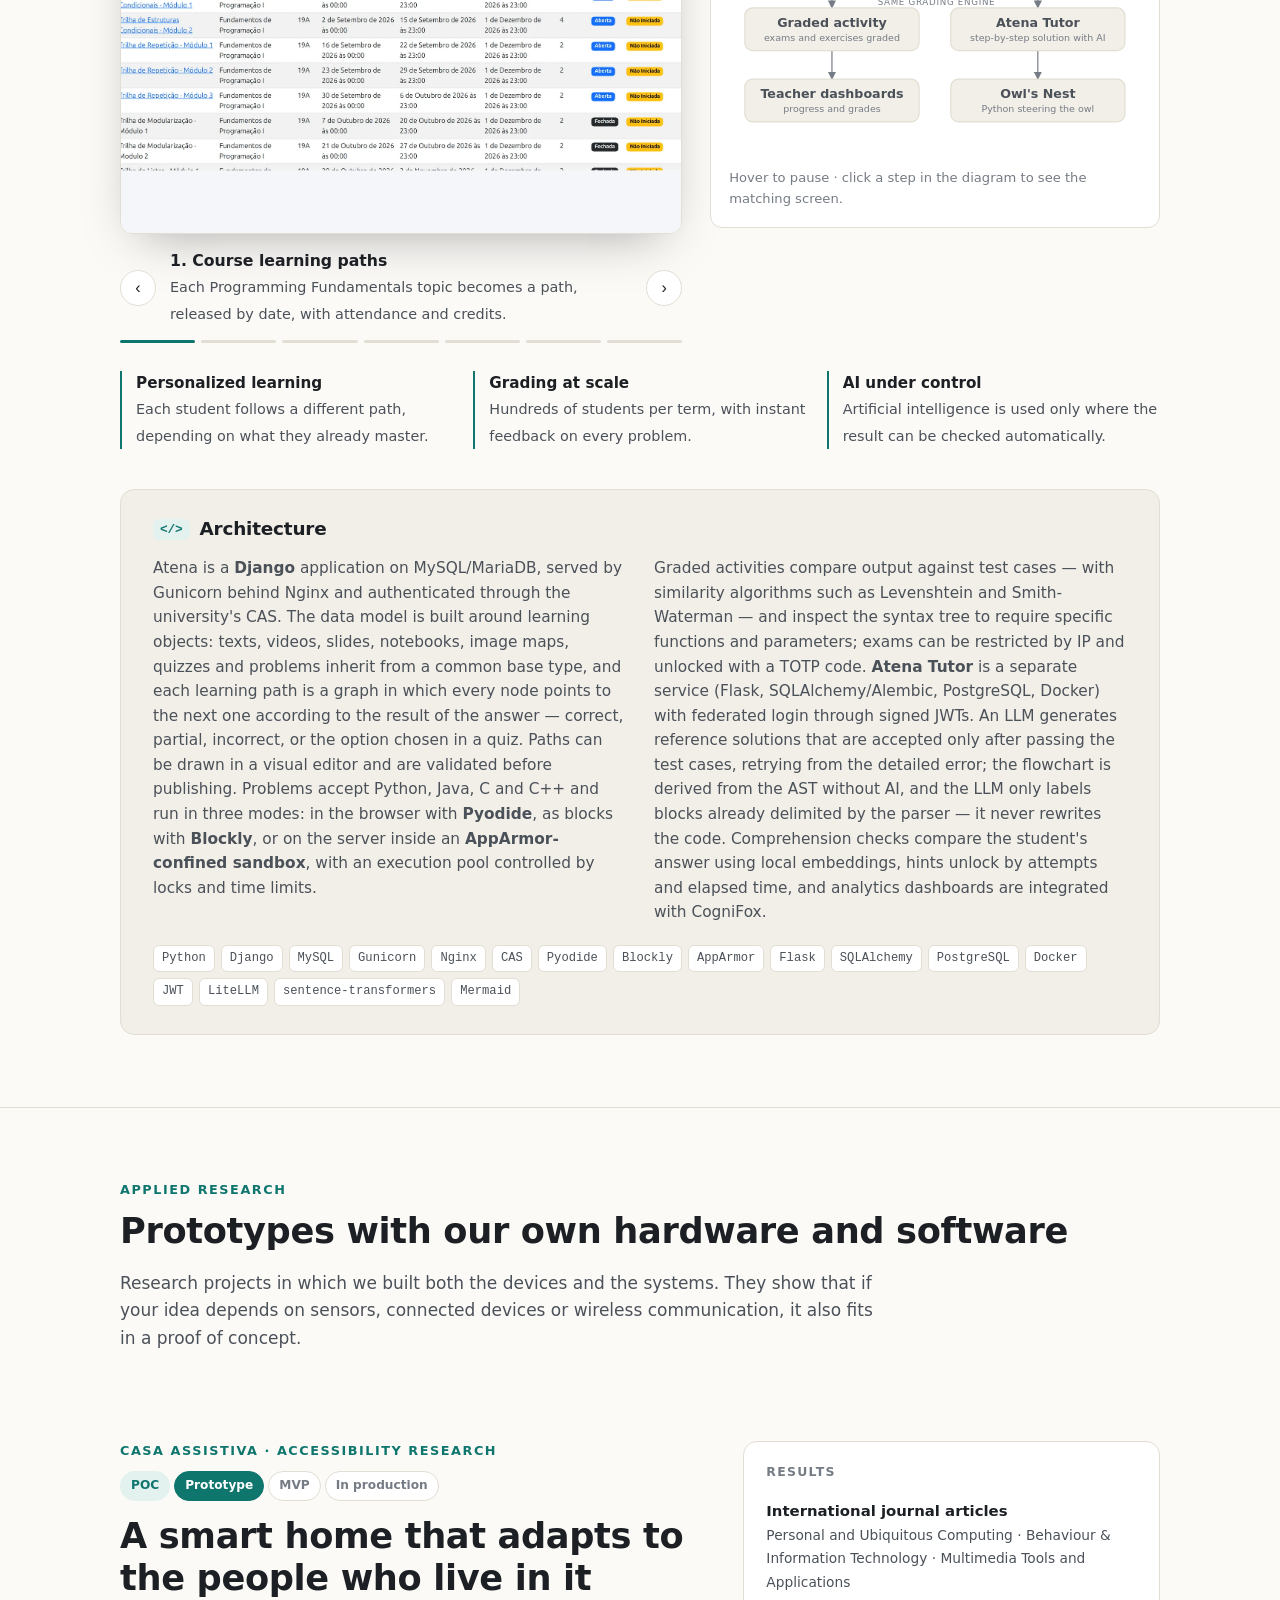
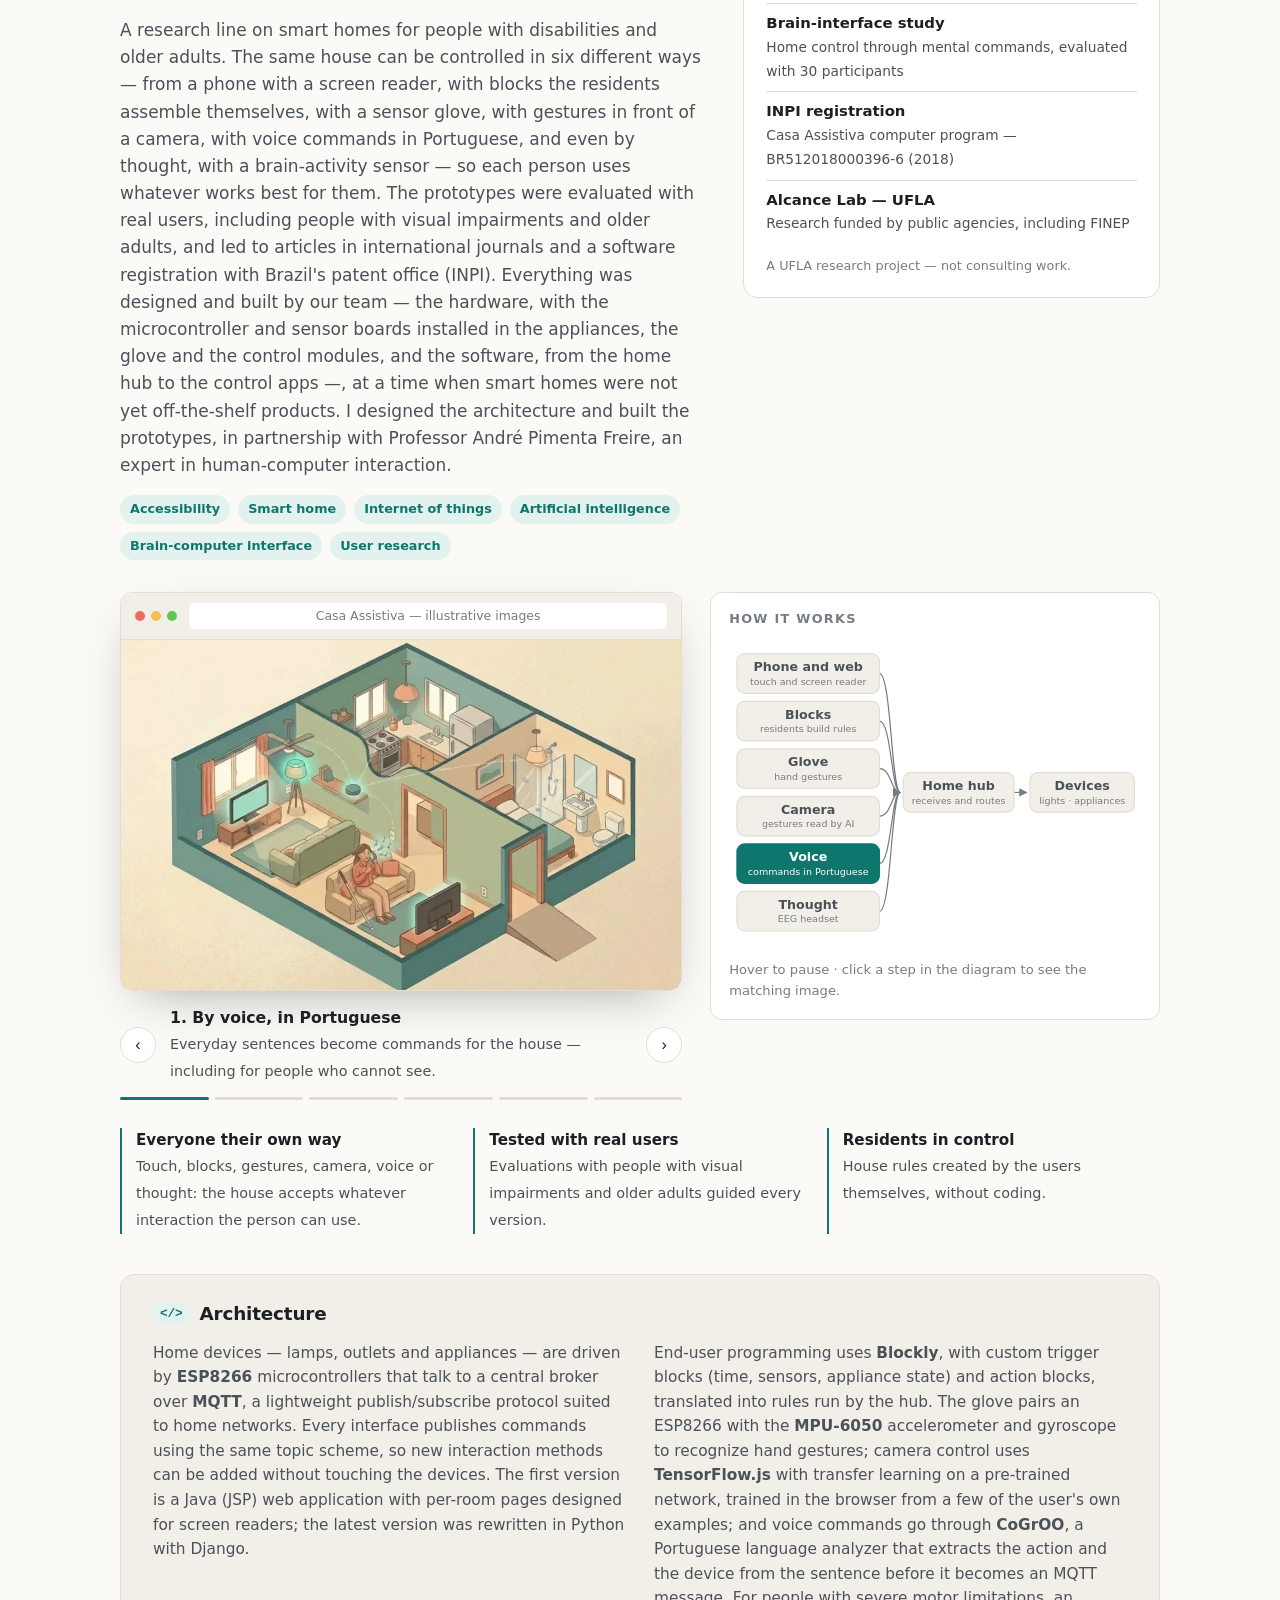
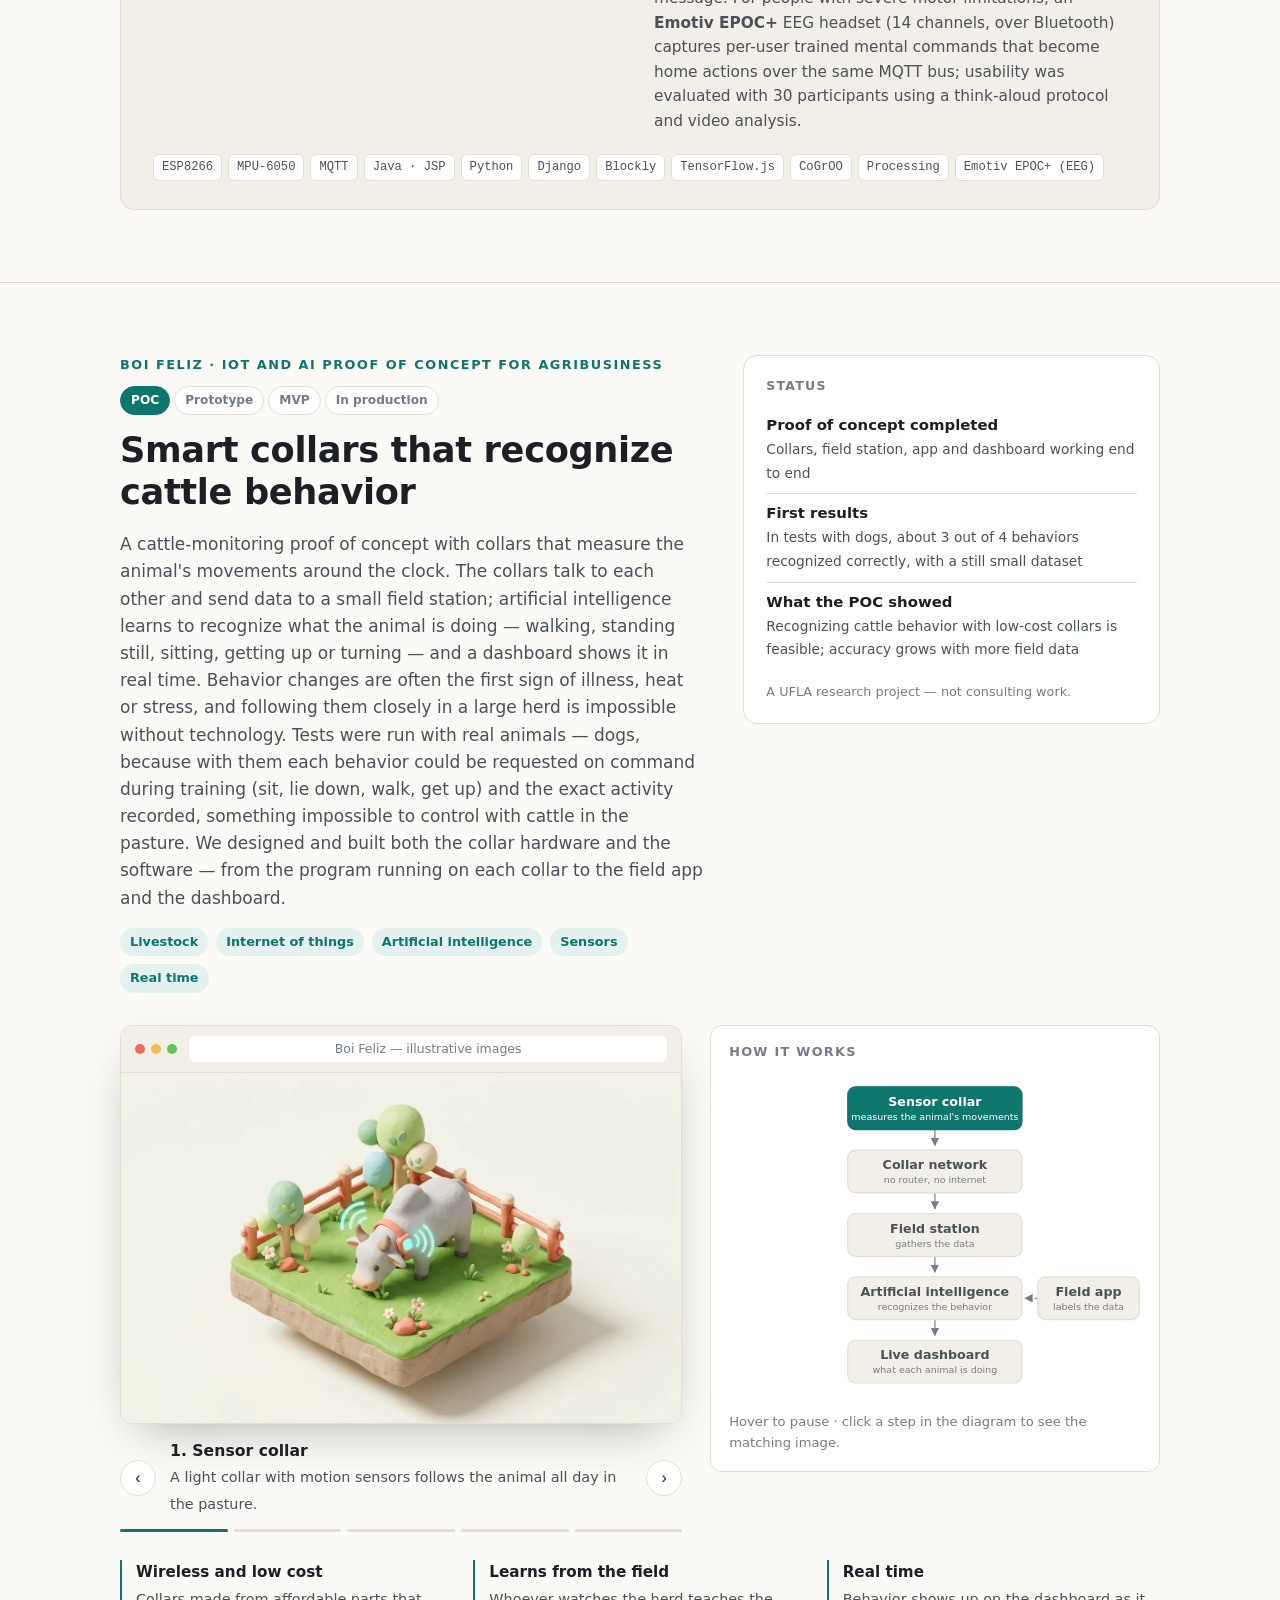
<file: en/portfolio.html>
<!doctype html>
<html lang="en">
<head>
<meta charset="utf-8">
<meta name="viewport" content="width=device-width, initial-scale=1">
<title>Portfolio — Raphael Winckler de Bettio</title>
<meta name="description" content="Systems I have designed and built: screens and how-it-works diagrams.">
<meta property="og:title" content="Portfolio — Raphael Winckler de Bettio">
<meta property="og:description" content="Your idea working in weeks — to validate, test or raise funding.">
<meta property="og:type" content="website">
<link rel="canonical" href="https://raphaelwb.github.io/en/portfolio.html">
<meta property="og:url" content="https://raphaelwb.github.io/en/portfolio.html">
<meta property="og:image" content="https://raphaelwb.github.io/img/og-en.png">
<meta property="og:image:width" content="1200">
<meta property="og:image:height" content="630">
<meta property="og:locale" content="en_US">
<meta name="twitter:card" content="summary_large_image">
<link rel="icon" href="data:image/svg+xml,%3Csvg xmlns='http://www.w3.org/2000/svg' viewBox='0 0 32 32'%3E%3Crect width='32' height='32' rx='7' fill='%230f766e'/%3E%3Ctext x='16' y='22' font-family='Arial' font-weight='700' font-size='15' fill='white' text-anchor='middle'%3ERB%3C/text%3E%3C/svg%3E">
<link rel="alternate" hreflang="pt-BR" href="https://raphaelwb.github.io/portfolio.html">
<link rel="alternate" hreflang="en" href="https://raphaelwb.github.io/en/portfolio.html">
<link rel="stylesheet" href="../style.css">
<!-- Contador de visitas (GoatCounter: gratuito, sem cookies). Conta: https://raphaelwb.goatcounter.com -->
<script data-goatcounter="https://raphaelwb.goatcounter.com/count" async src="https://gc.zgo.at/count.js"></script>
</head>
<body>

<svg width="0" height="0" style="position:absolute" aria-hidden="true">
  <symbol id="i-wa" viewBox="0 0 24 24"><path fill="currentColor" d="M12.04 2C6.58 2 2.13 6.45 2.13 11.91c0 1.75.46 3.45 1.32 4.95L2.05 22l5.25-1.38a9.9 9.9 0 0 0 4.74 1.21h.01c5.46 0 9.91-4.45 9.91-9.91 0-2.65-1.03-5.14-2.9-7.01A9.82 9.82 0 0 0 12.04 2Zm0 18.15h-.01a8.23 8.23 0 0 1-4.19-1.15l-.3-.18-3.12.82.83-3.04-.2-.31a8.2 8.2 0 0 1-1.26-4.38c0-4.54 3.7-8.23 8.25-8.23 2.2 0 4.27.86 5.82 2.42a8.18 8.18 0 0 1 2.41 5.82c0 4.54-3.7 8.23-8.23 8.23Zm4.52-6.16c-.25-.12-1.47-.72-1.7-.81-.23-.08-.39-.12-.56.12-.16.25-.64.81-.79.97-.14.17-.29.19-.54.06-.25-.12-1.05-.39-1.99-1.23-.74-.66-1.23-1.47-1.38-1.72-.14-.25-.02-.38.11-.51.11-.11.25-.29.37-.43.12-.15.17-.25.25-.41.08-.17.04-.31-.02-.43-.06-.12-.56-1.34-.76-1.84-.2-.48-.41-.42-.56-.43h-.48c-.17 0-.43.06-.66.31-.23.25-.87.85-.87 2.07 0 1.22.89 2.4 1.01 2.56.12.17 1.75 2.67 4.24 3.74.59.26 1.05.41 1.41.52.59.19 1.13.16 1.56.1.48-.07 1.47-.6 1.67-1.18.21-.58.21-1.07.14-1.18-.06-.1-.22-.16-.47-.28Z"/></symbol>
  <symbol id="i-li" viewBox="0 0 24 24"><path fill="currentColor" d="M20.45 20.45h-3.56v-5.57c0-1.33-.02-3.04-1.85-3.04-1.85 0-2.14 1.45-2.14 2.94v5.67H9.35V9h3.41v1.56h.05c.48-.9 1.64-1.85 3.37-1.85 3.6 0 4.27 2.37 4.27 5.46v6.28ZM5.34 7.43a2.06 2.06 0 1 1 0-4.13 2.06 2.06 0 0 1 0 4.13ZM7.12 20.45H3.56V9h3.56v11.45ZM22.22 0H1.77C.79 0 0 .77 0 1.73v20.54C0 23.23.79 24 1.77 24h20.45c.98 0 1.78-.77 1.78-1.73V1.73C24 .77 23.2 0 22.22 0Z"/></symbol>
  <symbol id="i-mail" viewBox="0 0 24 24"><path fill="none" stroke="currentColor" stroke-width="2" stroke-linecap="round" stroke-linejoin="round" d="M4 5h16a1 1 0 0 1 1 1v12a1 1 0 0 1-1 1H4a1 1 0 0 1-1-1V6a1 1 0 0 1 1-1Zm-1 1 9 7 9-7"/></symbol>
</svg>

<header>
  <div class="wrap">
    <a class="brand" href="index.html">Raphael Winckler de Bettio</a>
    <nav>
      <a class="link" href="index.html#how-it-works">How it works</a>
      <a class="link" href="index.html#packages">Packages</a>
      <a class="link" href="index.html#example">Sample deliverable</a>
      <a class="link" href="portfolio.html">Portfolio</a>
      <a class="link" href="index.html#about">About</a>
      <a class="btn btn-wa btn-sm js-wa" href="index.html#contact"><svg><use href="#i-wa"/></svg>Let's talk</a>
      <div class="lang">
        <a href="../portfolio.html" title="Português" aria-label="Português"><svg viewBox="0 0 22 15" aria-hidden="true"><rect width="22" height="15" fill="#009c3b"/><path d="M11 1.6 20.2 7.5 11 13.4 1.8 7.5Z" fill="#ffdf00"/><circle cx="11" cy="7.5" r="3.4" fill="#002776"/></svg></a>
        <a href="portfolio.html" aria-current="true" title="English" aria-label="English"><svg viewBox="0 0 22 15" aria-hidden="true"><rect width="22" height="15" fill="#fff"/><path d="M0 0h22v1.15H0zm0 2.3h22v1.15H0zm0 2.3h22v1.15H0zm0 2.3h22v1.15H0zm0 2.3h22v1.15H0zm0 2.3h22v1.15H0zm0 2.3h22V15H0z" fill="#b22234"/><rect width="9.5" height="8.05" fill="#3c3b6e"/></svg></a>
      </div>
    </nav>
  </div>
</header>

<main>

<section class="hero hero-center" style="padding-bottom:24px">
  <div class="wrap">
    <div class="eyebrow">Portfolio</div>
    <h1>Systems I have designed and built</h1>
    <p class="lead">Systems developed within the university: institutional projects with companies and government agencies, and proofs of concept and prototypes that supported research, outreach and teaching. Since many have no public access, I show how they work with screens or illustrations and a diagram — and each case shows how far it went: proof of concept, prototype, MVP or in production.</p>
    <p class="note" style="margin-top:14px"><a href="exemplo-edital.html">See also a sample deliverable: the funding document built from the PLANTIA POC (condensed) →</a></p>
  </div>
</section>

<section class="case-index">
  <div class="wrap">
    <div class="grid">
      <a class="card" href="#plantia">
        <span class="num">01</span>
        <span class="stage-badge s1">POC</span>
        <h3>PLANTIA</h3>
        <p>From a plain-text request to the 3D layout of an agro-industrial plant, ready for SketchUp, with artificial intelligence.</p>
        <span class="go">See the case →</span>
      </a>
      <a class="card" href="#cognifox">
        <span class="num">02</span>
        <span class="stage-badge s4">In production</span>
        <h3>CogniFox</h3>
        <p>Turns scattered data into interactive dashboards, with approval and AI assistance.</p>
        <span class="go">See the case →</span>
      </a>
      <a class="card" href="#patas">
        <span class="num">03</span>
        <span class="stage-badge s3">MVP</span>
        <h3>Patas UFLA</h3>
        <p>A collaborative network that helps lost pets find their owners, with help from artificial intelligence.</p>
        <span class="go">See the case →</span>
      </a>
      <a class="card" href="#geoprocess">
        <span class="num">04</span>
        <span class="stage-badge s4">In production</span>
        <h3>GeoProcess</h3>
        <p>Geographic data queries with maps, charts and alerts, no specialist needed.</p>
        <span class="go">See the case →</span>
      </a>
      <a class="card" href="#atena">
        <span class="num">05</span>
        <span class="stage-badge s4">In production</span>
        <h3>Atena</h3>
        <p>Programming education where every student follows their own path, with instant grading.</p>
        <span class="go">See the case →</span>
      </a>
      <a class="card" href="#casa-assistiva">
        <span class="num">06 <em>· Research</em></span>
        <span class="stage-badge s2">Prototype</span>
        <h3>Casa Assistiva</h3>
        <p>A smart home for people with disabilities and older adults, controlled by touch, blocks, gestures, voice or thought.</p>
        <span class="go">See the case →</span>
      </a>
      <a class="card" href="#boi-feliz">
        <span class="num">07 <em>· Research</em></span>
        <span class="stage-badge s1">POC</span>
        <h3>Boi Feliz</h3>
        <p>Sensor collars and artificial intelligence that recognize cattle behavior in real time.</p>
        <span class="go">See the case →</span>
      </a>
      <a class="card" href="#redes-veiculares">
        <span class="num">08 <em>· Research</em></span>
        <span class="stage-badge s2">Prototype</span>
        <h3>Redes Veiculares</h3>
        <p>Cars that warn each other about accidents, without internet, tested on the streets of Lavras.</p>
        <span class="go">See the case →</span>
      </a>
    </div>
  </div>
</section>

<!-- Caso: PLANTIA -->
<section class="case" id="plantia">
  <div class="wrap">
    <div class="case-head">
      <div>
        <div class="eyebrow">PLANTIA · Proof of concept</div>
        <ol class="maturity" aria-label="Stage reached"><li class="on">POC</li><li>Prototype</li><li>MVP</li><li>In production</li></ol>
        <h2>Generative Optimization of 3D Physical Layouts for Agribusiness via Hybrid Artificial Intelligence</h2>
        <p>A proof of concept for companies that design agribusiness processing plants. Today, putting together the preliminary layout for a sales proposal is manual, slow work full of rework. Here, the client describes the demand in plain text — for example, “I need to process 250 kg of material per hour” —, artificial intelligence turns the request into a specification, the system works out how many machines are needed and finds a position for each one on its own, already connected to each other, producing a model ready for SketchUp. The POC showed the mechanism works end to end and became the technical basis of an R&D proposal in partnership with UFLA. I conceived and developed the proof of concept.</p>
        <div class="tags"><span>Proof of concept</span><span>Agribusiness</span><span>Artificial intelligence</span><span>Optimization</span><span>3D modeling</span><span>SketchUp</span></div>
        <p class="startup-line"><strong>For your startup:</strong> shows the full path a startup goes through: from an idea to a working proof of concept and, from there, to a technical document ready to seek funding.<br><a href="exemplo-edital.html">See the condensed version of the funding document →</a></p>
      </div>
      <div class="case-usage">
        <h4>Status</h4>
        <ul><li><strong>Proof of concept completed</strong><span>Mechanism validated end to end, in varied scenarios</span></li><li><strong>Next stage</strong><span>R&D project structured in partnership with UFLA, with a roadmap to product and ready for public funding calls</span></li><li><strong>Domain</strong><span>Agro-industrial processing plants</span></li></ul>
      </div>
    </div>
    <div class="case-body">
      <figure class="showcase" data-diagram="fabrica-diagram" data-interval="6000">
        <div class="frame">
          <div class="frame-bar"><span class="dots"><i></i><i></i><i></i></span><span class="url">PLANTIA — proof of concept</span></div>
          <div class="stage" style="background:#0b1120">
            <img src="../img/fabrica/01-pedido.webp" data-step="pedido" data-title="The request in plain text" data-text="The client describes the demand in their own words; AI returns a structured specification." alt="The request in plain text">
            <img src="../img/fabrica/02-dimensionado.webp" data-step="dim" data-title="Machines sized" data-text="From the demand, the system works out how many machines of each type are needed — still unplaced." alt="Machines sized">
            <img src="../img/fabrica/03-resolvido.webp" data-step="solver" data-title="Factory assembled automatically" data-text="Each machine gets a position and rotation, with no overlaps, inside the site and connected to the right neighbor." alt="Factory assembled automatically">
            <img src="../img/fabrica/04-duas-linhas.webp" data-step="solver" data-title="Other scenarios" data-text="The same mechanism handles several production lines and tight sites — and reports when there is no solution." alt="Other scenarios">
            <img src="../img/fabrica/05-sketchup.webp" data-step="sketchup" data-title="Straight into SketchUp" data-text="The layout becomes a script that builds the 3D model in SketchUp, ready for the sales proposal." alt="Straight into SketchUp">
          </div>
        </div>
        <div class="showcase-ctrl">
          <button class="prev" aria-label="Previous">‹</button>
          <div class="caption"></div>
          <button class="next" aria-label="Next">›</button>
        </div>
        <div class="progress"></div>
      </figure>
      <div class="diagram" id="fabrica-diagram">
        <h3>How it works</h3>
        <svg viewBox="0 0 520 494" role="img" aria-label="How PLANTIA works">
          <defs><marker id="arr5" viewBox="0 0 10 10" refX="9" refY="5" markerWidth="7" markerHeight="7" orient="auto-start-reverse"><path d="M0 0 10 5 0 10z" fill="currentColor"/></marker></defs>
          <path class="edge" d="M260 74 V94" marker-end="url(#arr5)"/><path class="edge" d="M260 154 V174" marker-end="url(#arr5)"/><path class="edge" d="M260 234 V254" marker-end="url(#arr5)"/><path class="edge" d="M260 314 V334" marker-end="url(#arr5)"/><path class="edge" d="M260 394 V414" marker-end="url(#arr5)"/>
          <path class="edge dash" d="M370 287 H420 V250" />
          <text class="group-label" x="424" y="232" text-anchor="middle">won't fit?</text>
          <text class="group-label" x="424" y="246" text-anchor="middle">it says so</text>
          <g class="node" data-step="pedido"><rect x="150" y="20" width="220" height="54" rx="10"/><text x="260.0" y="44" text-anchor="middle">Request in plain text</text><text class="sub" x="260.0" y="62" text-anchor="middle">“250 kg of material per hour”</text></g><g class="node" data-step="ia"><rect x="150" y="100" width="220" height="54" rx="10"/><text x="260.0" y="124" text-anchor="middle">Artificial intelligence</text><text class="sub" x="260.0" y="142" text-anchor="middle">turns it into a specification</text></g><g class="node" data-step="dim"><rect x="150" y="180" width="220" height="54" rx="10"/><text x="260.0" y="204" text-anchor="middle">Sizing</text><text class="sub" x="260.0" y="222" text-anchor="middle">how many machines are needed</text></g><g class="node" data-step="solver"><rect x="150" y="260" width="220" height="54" rx="10"/><text x="260.0" y="284" text-anchor="middle">Automatic placement</text><text class="sub" x="260.0" y="302" text-anchor="middle">no overlaps, all connected</text></g><g class="node" data-step="revisao"><rect x="150" y="340" width="220" height="54" rx="10"/><text x="260.0" y="364" text-anchor="middle">3D review</text><text class="sub" x="260.0" y="382" text-anchor="middle">the engineer adjusts if needed</text></g><g class="node" data-step="sketchup"><rect x="150" y="420" width="220" height="54" rx="10"/><text x="260.0" y="444" text-anchor="middle">SketchUp</text><text class="sub" x="260.0" y="462" text-anchor="middle">model ready for the proposal</text></g>
        </svg>
        <p class="note">Hover to pause · click a step in the diagram to see the matching screen.</p>
      </div>
    </div>
    <div class="case-facts">
      <div><strong>From text to 3D</strong><span>A demand written in the client's own words becomes a placed, connected layout, with no manual assembly.</span></div>
      <div><strong>Knows when it can't</strong><span>If the machines don't fit the site or can't connect, the system says so instead of inventing a solution.</span></div>
      <div><strong>Works with existing tools</strong><span>The result comes out as a SketchUp model or in a universal 3D format.</span></div>
    </div>
    <div class="case-arch">
      <h3>Architecture</h3>
      <div class="cols">
        <p>The POC is a <strong>Python</strong> pipeline of decoupled stages, each reading and writing JSON. The request produces a structured prompt for an LLM, which returns only the specification — the model does no calculation. Sizing is deterministic: capacity rules define how many production lines and how many machines of each type the demand requires. The factory is modeled as a <strong>discrete 3D grid</strong> of cells; each machine occupies a block of cells according to its dimensions and declares typed inputs and outputs on specific faces, like Lego pieces — same type on opposite faces means a compatible connection.</p>
        <p>Placement is solved with <strong>Google OR-Tools CP-SAT</strong>: cell and rotation variables (0°, 90°, 180°, 270°) for every machine, constraints for non-overlap, site limits and mandatory connectivity of every port to a compatible port on another machine; when no arrangement exists, the solver proves infeasibility. This version targets feasibility only — minimizing area, distances and cost is the next stage. A <strong>Three.js</strong> web interface lets the layout be reviewed and adjusted with magnetic snapping and port validation, and exporters generate a Ruby script for the SketchUp API and an STL file.</p>
      </div>
      <div class="stack"><span>Python</span><span>LLM (structured prompt)</span><span>Google OR-Tools · CP-SAT</span><span>Three.js</span><span>JSON</span><span>Ruby · SketchUp API</span><span>STL</span></div>
    </div>
  </div>
</section>

<!-- Caso: CogniFox -->
<section class="case" id="cognifox">
  <div class="wrap">
    <div class="case-head">
      <div>
        <div class="eyebrow">CogniFox · Data platform</div>
        <ol class="maturity" aria-label="Stage reached"><li class="done">POC</li><li class="done">Prototype</li><li class="done">MVP</li><li class="on">In production</li></ol>
        <h2>From source to dashboard, with versioning and AI under control</h2>
        <p>A tool that turns scattered data — databases, spreadsheets, map files — into interactive dashboards anyone on the team can use. Whoever looks after the data connects the sources and builds the indicators; nothing reaches the dashboards without review and approval, and the full history of changes is kept. An AI assistant helps create new indicators and dashboards from a plain-text description, always as a proposal for someone to approve. I conceived and developed the platform, which, although still under development, is already in production at Atena.</p>
        <div class="tags"><span>Data science</span><span>Interactive dashboards</span><span>Maps</span><span>History and approval</span><span>Artificial intelligence</span><span>Integration with other systems</span></div>
        <p class="startup-line"><strong>For your startup:</strong> shows speed: from architecture to a version in real use within a few months, with AI helping without taking control away from decision-makers.</p>
      </div>
      <div class="case-usage">
        <h4>Where it is used</h4>
        <ul><li><strong>Atena</strong><span>In production — the dashboards teachers use to follow student progress</span></li><li><strong>Version 1.2 beta</strong><span>Under active development, already in daily use</span></li><li><strong>Demo</strong><span>Public bird-occurrence data for Brazil (GBIF)</span></li></ul>
      </div>
    </div>
    <div class="case-body">
      <figure class="showcase" data-diagram="cognifox-diagram" data-interval="6000">
        <div class="frame">
          <div class="frame-bar"><span class="dots"><i></i><i></i><i></i></span><span class="url">Data platform — demo with public data (GBIF)</span></div>
          <div class="stage" style="--ratio: 4 / 3">
            <img src="../img/cognifox/01-fontes.webp" data-step="fonte" data-title="Data sources" data-text="Databases, spreadsheets and map files — every registered source goes through approval." alt="Data sources">
            <img src="../img/cognifox/02-consulta.webp" data-step="fonte" data-title="Query the source directly" data-text="Read-only queries straight on the source, to check the data before using it." alt="Query the source directly">
            <img src="../img/cognifox/03-datasets.webp" data-step="dataset" data-title="Datasets with health and approval" data-text="Each dataset shows whether it is up to date, running on a backup copy, or failed." alt="Datasets with health and approval">
            <img src="../img/cognifox/04-pipeline.webp" data-step="pipeline" data-title="Pipelines as a visual graph" data-text="Combine, filter and summarize data by linking blocks — the editor warns right away if something does not fit." alt="Pipelines as a visual graph">
            <img src="../img/cognifox/05-widget.webp" data-step="widget" data-title="Widgets" data-text="Charts, maps and tables, with a preview before publishing." alt="Widgets">
            <img src="../img/cognifox/06-dashboard.webp" data-step="dashboard" data-title="Interactive dashboards" data-text="Map, charts and table linked by signals: picking a species filters the widgets connected to it." alt="Interactive dashboards">
            <img src="../img/cognifox/07-scheduling.webp" data-step="agenda" data-title="Scheduling" data-text="Automatic updates at set times, in the right order between data that depend on each other." alt="Scheduling">
            <img src="../img/cognifox/08-ia.webp" data-step="ia" data-title="AI assistant" data-text="Describe in plain text what you need; the proposal becomes a draft and goes through the same review and approval." alt="AI assistant">
          </div>
        </div>
        <div class="showcase-ctrl">
          <button class="prev" aria-label="Previous">‹</button>
          <div class="caption"></div>
          <button class="next" aria-label="Next">›</button>
        </div>
        <div class="progress"></div>
      </figure>
      <div class="diagram" id="cognifox-diagram">
        <h3>How it works</h3>
        <svg viewBox="0 0 520 450" role="img" aria-label="How CogniFox works">
          <defs><marker id="arr3" viewBox="0 0 10 10" refX="9" refY="5" markerWidth="7" markerHeight="7" orient="auto-start-reverse"><path d="M0 0 10 5 0 10z" fill="currentColor"/></marker></defs>
          <path class="edge" d="M260 74 V104" marker-end="url(#arr3)"/>
          <path class="edge" d="M220 164 V180 H130 V194" marker-end="url(#arr3)"/>
          <path class="edge dash" d="M60 200 V137 H144" marker-end="url(#arr3)"/>
          <text class="group-label" x="66" y="129">derived</text>
          <path class="edge" d="M300 164 V180 H390 V194" marker-end="url(#arr3)"/>
          <path class="edge" d="M390 254 V284" marker-end="url(#arr3)"/>
          <path class="edge" d="M130 290 V260" marker-end="url(#arr3)"/>
          <path class="edge dash" d="M390 380 V350" marker-end="url(#arr3)"/>
          <text class="group-label" x="384" y="370" text-anchor="end">drafts</text>
          <g class="node" data-step="fonte"><rect x="150" y="20" width="220" height="54" rx="10"/><text x="260.0" y="44" text-anchor="middle">Data source</text><text class="sub" x="260.0" y="62" text-anchor="middle">databases · spreadsheets · maps</text></g>
          <g class="node" data-step="dataset"><rect x="150" y="110" width="220" height="54" rx="10"/><text x="260.0" y="134" text-anchor="middle">Dataset</text><text class="sub" x="260.0" y="152" text-anchor="middle">extracted, kept up to date</text></g>
          <g class="node" data-step="pipeline"><rect x="20" y="200" width="220" height="54" rx="10"/><text x="130.0" y="224" text-anchor="middle">Pipeline</text><text class="sub" x="130.0" y="242" text-anchor="middle">combines and transforms data</text></g>
          <g class="node" data-step="widget"><rect x="280" y="200" width="220" height="54" rx="10"/><text x="390.0" y="224" text-anchor="middle">Widget</text><text class="sub" x="390.0" y="242" text-anchor="middle">chart · map · table</text></g>
          <g class="node" data-step="agenda"><rect x="20" y="290" width="220" height="54" rx="10"/><text x="130.0" y="314" text-anchor="middle">Scheduling</text><text class="sub" x="130.0" y="332" text-anchor="middle">automatic updates</text></g>
          <g class="node" data-step="dashboard"><rect x="280" y="290" width="220" height="54" rx="10"/><text x="390.0" y="314" text-anchor="middle">Dashboard</text><text class="sub" x="390.0" y="332" text-anchor="middle">linked dashboards</text></g>
          <g class="node" data-step="ia"><rect x="280" y="380" width="220" height="54" rx="10"/><text x="390.0" y="404" text-anchor="middle">AI assistant</text><text class="sub" x="390.0" y="422" text-anchor="middle">proposes; the team approves</text></g>
        </svg>
        <p class="note">Hover to pause · click a step in the diagram to see the matching screen.</p>
      </div>
    </div>
    <div class="case-facts">
      <div><strong>Versioned and auditable</strong><span>Every change is recorded and only goes live after approval.</span></div>
      <div><strong>Secure by design</strong><span>The tool only reads source data, never changes it — and nothing runs without approval.</span></div>
      <div><strong>Embeddable</strong><span>Dashboards can appear inside the company's other systems, with controlled access.</span></div>
    </div>
    <div class="case-arch">
      <h3>Architecture</h3>
      <div class="cols">
        <p>CogniFox separates engine from interface: every entity is a JSON document with a <strong>Pydantic</strong> contract (structural validation) and business rules in dedicated validators (semantic validation) — read-only SQL, a closed node palette and DFS cycle detection, the same algorithm reused for pipelines, for signals between widgets and for dependencies between pipelines. Pipelines are graphs executed by <strong>Ibis on DuckDB</strong>, with static schema propagation node by node, which feeds the visual editor's autocomplete. Every dataset is materialized, the previous version becomes a backup and the health status (OK, BACKUP, FAILURE) propagates down the chain; an orchestrator infers execution order from data dependencies and APScheduler triggers cron runs.</p>
        <p>The web layer is <strong>Flask</strong>, with projects and files in MinIO and sources in MySQL, PostgreSQL, SQLite, CSV or GeoJSON. Dashboards use Gridstack, ECharts and Leaflet, with signals between widgets that recompute only what is affected, and can be embedded in other systems through a <strong>Shadow-DOM Web Component</strong> with scoped, revocable JWT tokens. The AI assistant (LiteLLM, provider-agnostic) generates entities from the source's real schema; the answer goes through the same validators as the visual editor and, if it fails, the exact error is sent back to the model for up to three attempts — and the result always lands as a draft, subject to the same human approval. Custom code only enters as a catalogued, approved Script, and pipelines can be covered by JSON test cases without writing Python.</p>
      </div>
      <div class="stack"><span>Python</span><span>Flask</span><span>Pydantic</span><span>Ibis</span><span>DuckDB</span><span>APScheduler</span><span>MinIO</span><span>MySQL</span><span>PostgreSQL</span><span>SQLite</span><span>Drawflow</span><span>Gridstack</span><span>ECharts</span><span>Leaflet</span><span>Web Components</span><span>JWT</span><span>LiteLLM</span><span>pytest</span><span>Docker</span></div>
    </div>
  </div>
</section>

<!-- Caso: Patas UFLA -->
<section class="case" id="patas">
  <div class="wrap">
    <div class="case-head">
      <div>
        <div class="eyebrow">Patas UFLA · Social project</div>
        <ol class="maturity" aria-label="Stage reached"><li class="done">POC</li><li class="done">Prototype</li><li class="on">MVP</li><li>In production</li></ol>
        <h2>A network that helps lost pets find their way home</h2>
        <p>A collaborative network that brings owners, the community and volunteers together to search for lost pets. The owner registers the pet with photos and the place where it went missing; anyone can report seeing or taking in an animal, on the website or through Telegram. Artificial intelligence describes the photos and points out possible matches between lost pets and sightings, and volunteers review every step — including calling whoever says they have the animal before releasing the contact to the owner. Requirements were gathered with residents, veterinary clinics, pet shops and public agencies. Conceived with three other professors from the department; I designed the architecture and implemented the platform.</p>
        <div class="tags"><span>Social project</span><span>Artificial intelligence</span><span>Maps</span><span>Volunteering</span><span>Telegram</span><span>Open source</span></div>
        <p class="startup-line"><strong>For your startup:</strong> shows how to think through a complete product, from the user to launch: AI and people working together, with safety and outreach built in.</p>
      </div>
      <div class="case-usage">
        <h4>Status</h4>
        <ul><li><strong>UFLA outreach project</strong><span>Serving Lavras and nearby towns</span></li><li><strong>Version 0.4 beta</strong><span>Final testing stage</span></li><li><strong>Open source (MIT license)</strong><span>Other cities and groups can adapt and use it</span></li></ul>
        <p class="disclaimer">A UFLA outreach project — not consulting work.</p>
      </div>
    </div>
    <div class="case-body">
      <figure class="showcase" data-diagram="patas-diagram" data-interval="6000">
        <div class="frame">
          <div class="frame-bar"><span class="dots"><i></i><i></i><i></i></span><span class="url">Patas UFLA — collaborative network for finding lost pets</span></div>
          <div class="stage" style="--ratio: 4 / 5; background:#f7f6f0">
            <img src="../img/patas/01-inicio.webp" data-step="" data-title="A network for everyone" data-text="Owners, neighbors and volunteers start from the same page, each with what they can do." alt="A network for everyone">
            <img src="../img/patas/02-animal.webp" data-step="tutor" data-title="The pet's public page" data-text="Photos, description and the approximate area of the last sighting — the exact address is never shown." alt="The pet's public page">
            <img src="../img/patas/03-cartaz.webp" data-step="divulgacao" data-title="Ready-to-share poster" data-text="To print or send over WhatsApp, with a QR code that leads to the pet's page." alt="Ready-to-share poster">
            <img src="../img/patas/04-avistamento.webp" data-step="ocorrencia" data-title="Reporting a sighting" data-text="Photo, species and a point on the map; the reporter's contact is never shown publicly." alt="Reporting a sighting">
          </div>
        </div>
        <div class="showcase-ctrl">
          <button class="prev" aria-label="Previous">‹</button>
          <div class="caption"></div>
          <button class="next" aria-label="Next">›</button>
        </div>
        <div class="progress"></div>
      </figure>
      <div class="diagram" id="patas-diagram">
        <h3>How it works</h3>
        <svg viewBox="0 0 520 360" role="img" aria-label="How Patas UFLA works">
          <defs><marker id="arr4" viewBox="0 0 10 10" refX="9" refY="5" markerWidth="7" markerHeight="7" orient="auto-start-reverse"><path d="M0 0 10 5 0 10z" fill="currentColor"/></marker></defs>
          <path class="edge" d="M130 74 V90 H220 V104" marker-end="url(#arr4)"/>
          <path class="edge" d="M390 74 V90 H300 V104" marker-end="url(#arr4)"/>
          <path class="edge" d="M260 164 V194" marker-end="url(#arr4)"/>
          <path class="edge" d="M260 254 V284" marker-end="url(#arr4)"/>
          <path class="edge dash" d="M74 74 V284" marker-end="url(#arr4)"/>
          <g class="node" data-step="tutor"><rect x="20" y="20" width="220" height="54" rx="10"/><text x="130.0" y="44" text-anchor="middle">Owner</text><text class="sub" x="130.0" y="62" text-anchor="middle">registers the lost pet</text></g>
          <g class="node" data-step="ocorrencia"><rect x="280" y="20" width="220" height="54" rx="10"/><text x="390.0" y="44" text-anchor="middle">Community</text><text class="sub" x="390.0" y="62" text-anchor="middle">reports sightings · web or bot</text></g>
          <g class="node" data-step="ia"><rect x="150" y="110" width="220" height="54" rx="10"/><text x="260.0" y="134" text-anchor="middle">Artificial intelligence</text><text class="sub" x="260.0" y="152" text-anchor="middle">describes photos and compares</text></g>
          <g class="node" data-step="voluntario"><rect x="150" y="200" width="220" height="54" rx="10"/><text x="260.0" y="224" text-anchor="middle">Volunteers</text><text class="sub" x="260.0" y="242" text-anchor="middle">review and confirm</text></g>
          <g class="node" data-step="reencontro"><rect x="150" y="290" width="220" height="54" rx="10"/><text x="260.0" y="314" text-anchor="middle">Reunion</text><text class="sub" x="260.0" y="332" text-anchor="middle">contact released safely</text></g>
          <g class="node" data-step="divulgacao"><rect x="4" y="290" width="140" height="54" rx="10"/><text x="74.0" y="314" text-anchor="middle">Outreach</text><text class="sub" x="74.0" y="332" text-anchor="middle">poster with QR code</text></g>
        </svg>
        <p class="note">Hover to pause · click a step in the diagram to see the matching screen.</p>
      </div>
    </div>
    <div class="case-facts">
      <div><strong>Safety first</strong><span>Contact is released only after a volunteer confirms the person, and locations are shown only approximately.</span></div>
      <div><strong>AI with people</strong><span>Artificial intelligence suggests; volunteers review and decide.</span></div>
      <div><strong>Ready to share</strong><span>Posters with QR codes and ready-made texts to share on WhatsApp.</span></div>
    </div>
    <div class="case-arch">
      <h3>Architecture</h3>
      <div class="cols">
        <p>Patas is a <strong>Django</strong> application on <strong>PostgreSQL with PostGIS</strong>, for geographic queries such as the distance between sightings, and <strong>pgvector</strong>, for similarity search between descriptions. Photos live in S3-compatible storage (MinIO, via django-storages); heavy processing runs in the background with <strong>Celery and Redis</strong>, and celery-beat schedules the periodic match scans. Google sign-in (django-allauth), a Telegram bot with a webhook for volunteers reporting from their phones, hierarchical roles from Level 0 to 5, an audit trail, volunteer scoring, and deployment with Docker Compose and continuous integration on GitHub Actions.</p>
        <p>The AI pipeline uses a vision model through <strong>LiteLLM</strong> — compatible with local models served by Ollama — to check whether the photo is usable and to generate an identification-oriented description. Color and size are extracted with a controlled vocabulary and a Portuguese <strong>spaCy</strong> dependency parser, which tells apart, for instance, coat color from eye color. The description becomes an embedding, and matching combines cosine similarity, geographic proximity, time proximity and feature overlap (Jaccard) into a weighted score whose breakdown is stored to calibrate the weights with real data. People validate every step: Level 3 reviews descriptions, Level 4 confirms the match and verifies identity by phone before releasing contact, and the public map shows only an approximate area.</p>
      </div>
      <div class="stack"><span>Python</span><span>Django</span><span>PostgreSQL</span><span>PostGIS</span><span>pgvector</span><span>Celery</span><span>Redis</span><span>MinIO</span><span>LiteLLM</span><span>Ollama</span><span>spaCy</span><span>Telegram Bot API</span><span>Google OAuth</span><span>Leaflet</span><span>Docker</span><span>GitHub Actions</span></div>
    </div>
  </div>
</section>

<!-- Caso: GeoProcess -->
<section class="case" id="geoprocess">
  <div class="wrap">
    <div class="case-head">
      <div>
        <div class="eyebrow">GeoProcess · Geospatial data platform</div>
        <ol class="maturity" aria-label="Stage reached"><li class="done">POC</li><li class="done">Prototype</li><li class="done">MVP</li><li class="on">In production</li></ol>
        <h2>Questions, dashboards and alerts over geospatial data</h2>
        <p>A platform for querying geographic data without being a specialist. The technical team prepares the databases and sets up ready-made questions; users pick the parameters and get the answer as maps, charts and tables, can revisit past queries, receive automatic alerts when something needs attention and explore interactive dashboards. I designed the architecture and implemented a large part of the system, with the collaboration of other developers, and I lead its technical evolution.</p>
        <div class="tags"><span>Python</span><span>Geospatial</span><span>Data import</span><span>Dashboards</span><span>Maps</span><span>Scheduled alerts</span></div>
        <p class="startup-line"><strong>For your startup:</strong> shows the ability to take a system from prototype to production and keep it evolving, serving different companies and public agencies.</p>
      </div>
      <div class="case-usage">
        <h4>Where it has been used</h4>
        <ul><li><strong>Minas Gerais Agriculture Institute (IMA)</strong><span>In production</span></li><li><strong>Brazilian Federal Prosecution Service (MPF)</strong><span>At prototype level</span></li><li><strong>Vale S.A.</strong><span>Internal tool for the research team to add their data, under the name Sustainable Territory Management Platform</span></li><li><strong>Suzano S.A.</strong><span>At prototype level, in a project between Zetta, UFLA's innovation agency, and the company</span></li><li><strong>INPI registration — GeoProcess</strong><span>BR512024003312-2 (2024)</span></li><li><strong>INPI registration — Suzano project</strong><span>BR512025006681-3 (2025)</span></li></ul>
        <p class="disclaimer">All of these are UFLA institutional projects I took part in as a professor — not consulting work.</p>
      </div>
    </div>
    <div class="case-body">
      <figure class="showcase" data-diagram="geoprocess-diagram" data-interval="6000">
        <div class="frame">
          <div class="frame-bar"><span class="dots"><i></i><i></i><i></i></span><span class="url">Geospatial platform — demo data (IBGE, Brazil)</span></div>
          <div class="stage">
            <img src="../img/geoprocess/01-projeto.webp" data-step="projeto" data-title="A project groups questions, dashboards and alerts" data-text="Each project organizes the analyses of a topic, with the data source of each question." alt="A project groups questions, dashboards and alerts">
            <img src="../img/geoprocess/02-parametros.webp" data-step="param" data-title="The user asks a question" data-text="Parameterized questions: here, “which N states have the largest population, GDP and HDI?”." alt="The user asks a question">
            <img src="../img/geoprocess/03-barras.webp" data-step="resp" data-title="The answer comes as charts…" data-text="Bars with the most populous states, colored by HDI." alt="The answer comes as charts…">
            <img src="../img/geoprocess/04-bolhas.webp" data-step="resp" data-title="…crossing indicators…" data-text="HDI, GDP and population in a single chart." alt="…crossing indicators…">
            <img src="../img/geoprocess/05-mapa.webp" data-step="resp" data-title="…and maps" data-text="Choropleth map with every state." alt="…and maps">
            <img src="../img/geoprocess/06-historico.webp" data-step="hist" data-title="Every answer is stored" data-text="History with date, processing time and parameters of each query." alt="Every answer is stored">
            <img src="../img/geoprocess/07-alertas.webp" data-step="alert" data-title="Automatic alerts" data-text="The question runs on its own at the chosen frequency and notifies when there is a result — for instance, states with HDI below 0.7." alt="Automatic alerts">
            <img src="../img/geoprocess/08-painel.webp" data-step="painel" data-title="Interactive dashboards" data-text="Dashboards with year and region filters, linked maps and charts." alt="Interactive dashboards">
          </div>
        </div>
        <div class="showcase-ctrl">
          <button class="prev" aria-label="Previous">‹</button>
          <div class="caption"></div>
          <button class="next" aria-label="Next">›</button>
        </div>
        <div class="progress"></div>
      </figure>
      <div class="diagram" id="geoprocess-diagram">
        <h3>How it works</h3>
        <svg viewBox="0 0 520 470" role="img" aria-label="How GeoProcess works">
          <defs><marker id="arr" viewBox="0 0 10 10" refX="9" refY="5" markerWidth="7" markerHeight="7" orient="auto-start-reverse"><path d="M0 0 10 5 0 10z" fill="currentColor" class="arrowhead"/></marker></defs>
          <g style="color:var(--ink-faint)">
            <path class="edge" d="M260 74 V100" marker-end="url(#arr)"/>
            <path class="edge" d="M200 164 V180 H130 V194" marker-end="url(#arr)"/>
            <path class="edge" d="M320 164 V180 H390 V194" marker-end="url(#arr)"/>
            <path class="edge" d="M130 248 V284" marker-end="url(#arr)"/>
            <path class="edge" d="M130 338 V374" marker-end="url(#arr)"/>
            <path class="edge dash" d="M240 221 H262 V401 H272" marker-end="url(#arr)"/>
          </g>
          <text class="group-label" x="268" y="300">scheduled</text>
          <g class="node" data-step="fontes"><rect x="150" y="20" width="220" height="54" rx="10"/><text x="260.0" y="44" text-anchor="middle">Databases</text><text class="sub" x="260.0" y="62" text-anchor="middle">integrated by the technical team</text></g>
          <g class="node" data-step="projeto"><rect x="150" y="110" width="220" height="54" rx="10"/><text x="260.0" y="134" text-anchor="middle">Project</text><text class="sub" x="260.0" y="152" text-anchor="middle">questions · dashboards · alerts</text></g>
          <g class="node" data-step="param"><rect x="20" y="194" width="220" height="54" rx="10"/><text x="130.0" y="218" text-anchor="middle">Question</text><text class="sub" x="130.0" y="236" text-anchor="middle">parameters chosen by the user</text></g>
          <g class="node" data-step="painel"><rect x="280" y="194" width="220" height="54" rx="10"/><text x="390.0" y="218" text-anchor="middle">Interactive dashboard</text><text class="sub" x="390.0" y="236" text-anchor="middle">filters · maps · charts</text></g>
          <g class="node" data-step="resp"><rect x="20" y="284" width="220" height="54" rx="10"/><text x="130.0" y="308" text-anchor="middle">Answer</text><text class="sub" x="130.0" y="326" text-anchor="middle">generated charts and maps</text></g>
          <g class="node" data-step="hist"><rect x="20" y="374" width="220" height="54" rx="10"/><text x="130.0" y="398" text-anchor="middle">History</text><text class="sub" x="130.0" y="416" text-anchor="middle">stored answers</text></g>
          <g class="node" data-step="alert"><rect x="280" y="374" width="220" height="54" rx="10"/><text x="390.0" y="398" text-anchor="middle">Alert</text><text class="sub" x="390.0" y="416" text-anchor="middle">scheduled question + notice</text></g>
        </svg>
        <p class="note">Hover to pause · click a step in the diagram to see the matching screen.</p>
      </div>
    </div>
    <div class="case-facts">
      <div><strong>For non-specialists</strong><span>They pick parameters and read maps and charts; the platform carries the complexity.</span></div>
      <div><strong>Traceable</strong><span>Every answer stores its parameters, date and processing time.</span></div>
      <div><strong>Applied in real projects</strong><span>In production at IMA, prototypes with MPF and Suzano, and an internal research tool at Vale.</span></div>
    </div>
    <div class="case-arch">
      <h3>Architecture</h3>
      <div class="cols">
        <p>GeoProcess is a distributed framework built around a question-and-answer model, split into three decoupled modules: the <strong>Portal</strong> (Django, with a Bootstrap/AdminLTE, Plotly and OpenLayers front end), the <strong>Gateway</strong> (FastAPI on Uvicorn) and the <strong>Consumers</strong>, Python services that actually answer the questions. Portal and Gateway talk over a web API; Gateway and Consumers exchange JSON messages through RabbitMQ (AMQP), in independent, asynchronous flows. Each consumer registers with the Gateway, announcing its project, questions and parameters — new analyses join the system without touching the Portal, and several instances of the same consumer can run in parallel for horizontal scalability.</p>
        <p>The Gateway owns security and traceability: users sign in through Single Sign-On (OIDC), the Portal forwards the JWT and the Gateway decides which projects and questions each profile can see, logging every request and answer in PostgreSQL — which is where the history comes from. A shared library provides the consumers' base class and an answer contract that abstracts maps, charts, tables and messages; developers write only the query and the result assembly, while distribution, formatting and access control are handled by the platform. Alerts are scheduled questions that notify only when the answer is not empty, and a <strong>Visual Builder</strong> lets the answer screen be prototyped with the client (Wizard of Oz technique) and generates the consumer skeleton in Python. Spatial data lives in PostGIS and GeoServer, and operations are monitored with Prometheus and Grafana.</p>
      </div>
      <div class="stack"><span>Python</span><span>Django</span><span>FastAPI</span><span>Uvicorn</span><span>RabbitMQ (AMQP)</span><span>PostgreSQL</span><span>PostGIS</span><span>GeoServer</span><span>Plotly Dash</span><span>OpenLayers</span><span>OIDC / Keycloak</span><span>JWT</span><span>Redis</span><span>Prometheus</span><span>Grafana</span></div>
    </div>
  </div>
</section>

<!-- Caso: Atena -->
<section class="case" id="atena">
  <div class="wrap">
    <div class="case-head">
      <div>
        <div class="eyebrow">Atena · Education platform</div>
        <ol class="maturity" aria-label="Stage reached"><li class="done">POC</li><li class="done">Prototype</li><li class="done">MVP</li><li class="on">In production</li></ol>
        <h2>Adaptive learning paths for teaching programming</h2>
        <p>A programming-education platform in which each student follows their own path: texts, videos, exercises and problems are chained together, and the next step depends on how the student answered. Exercises are graded instantly, with immediate feedback, which makes it possible to follow hundreds of students per term. The platform replaced the lecture classes of Programming Fundamentals for UFLA's engineering programs and has served thousands of students. I conceived the method and designed and implemented the platform; other professors produced the content. Its newest module, Atena Tutor, uses artificial intelligence to teach students how to solve problems step by step.</p>
        <div class="tags"><span>Personalized learning</span><span>Automatic grading</span><span>Programming exercises</span><span>Artificial intelligence</span><span>Gamification</span></div>
        <p class="startup-line"><strong>For your startup:</strong> shows a product that changed the routine of thousands of users and keeps gaining new modules, such as the AI tutor.</p>
      </div>
      <div class="case-usage">
        <h4>Where it is used</h4>
        <ul><li><strong>UFLA — engineering programs</strong><span>Programming Fundamentals I, in use since 2022</span></li><li><strong>Results</strong><span>Pass rate close to 80% after the method was adopted</span></li><li><strong>Atena Tutor</strong><span>Beta version, integrated with Atena</span></li></ul>
        <p class="disclaimer">A UFLA institutional project — not consulting work.</p>
      </div>
    </div>
    <div class="case-body">
      <figure class="showcase" data-diagram="atena-diagram" data-interval="6000">
        <div class="frame">
          <div class="frame-bar"><span class="dots"><i></i><i></i><i></i></span><span class="url">Programming education platform</span></div>
          <div class="stage" style="--ratio: 5 / 4">
            <img src="../img/atena/01-trilhas.webp" data-step="trilha" data-title="Course learning paths" data-text="Each Programming Fundamentals topic becomes a path, released by date, with attendance and credits." alt="Course learning paths">
            <img src="../img/atena/03-questao.webp" data-step="objeto" data-title="Learning objects" data-text="Texts, videos, slides, quizzes and image maps; the next step depends on the answer." alt="Learning objects">
            <img src="../img/atena/02-problema.webp" data-step="objeto" data-title="Programming problems" data-text="Statement, input/output examples, hints and a code editor — run in the browser or on the server." alt="Programming problems">
            <img src="../img/atena/04-atividade.webp" data-step="atividade" data-title="Graded activities" data-text="Engineering-themed problems, graded by test cases and by the structure of the code." alt="Graded activities">
            <img src="../img/atena/05-tutor.webp" data-step="tutor" data-title="Atena Tutor" data-text="The student picks a problem and the solution is built little by little as a flowchart, with a comprehension check at every step." alt="Atena Tutor">
            <img src="../img/atena/06-ninho-lista.webp" data-step="ninho" data-title="Owl's Nest" data-text="Problems by curriculum phase — sequence, conditionals, loops, functions, lists and dictionaries." alt="Owl's Nest">
            <img src="../img/atena/07-ninho.webp" data-step="ninho" data-title="Programming the owl" data-text="The student writes Python to guide the owl across the map; the same code must work on every map." alt="Programming the owl">
          </div>
        </div>
        <div class="showcase-ctrl">
          <button class="prev" aria-label="Previous">‹</button>
          <div class="caption"></div>
          <button class="next" aria-label="Next">›</button>
        </div>
        <div class="progress"></div>
      </figure>
      <div class="diagram" id="atena-diagram">
        <h3>How it works</h3>
        <svg viewBox="0 0 520 470" role="img" aria-label="How Atena works">
          <defs><marker id="arr2" viewBox="0 0 10 10" refX="9" refY="5" markerWidth="7" markerHeight="7" orient="auto-start-reverse"><path d="M0 0 10 5 0 10z" fill="currentColor"/></marker></defs>
          <path class="edge" d="M260 74 V104" marker-end="url(#arr2)"/>
          <path class="edge" d="M260 164 V194" marker-end="url(#arr2)"/>
          <path class="edge dash" d="M150 227 H118 V137 H144" marker-end="url(#arr2)"/>
          <text class="group-label" x="112" y="176" text-anchor="end">path follows</text>
          <text class="group-label" x="112" y="190" text-anchor="end">the answer</text>
          <path class="edge" d="M220 254 V268 H130 V284" marker-end="url(#arr2)"/>
          <path class="edge" d="M300 254 V268 H390 V284" marker-end="url(#arr2)"/>
          <text class="group-label" x="262" y="280" text-anchor="middle">same grading engine</text>
          <path class="edge" d="M130 338 V374" marker-end="url(#arr2)"/>
          <path class="edge" d="M390 338 V374" marker-end="url(#arr2)"/>
          <g class="node" data-step="trilha"><rect x="150" y="20" width="220" height="54" rx="10"/><text x="260.0" y="44" text-anchor="middle">Learning path</text><text class="sub" x="260.0" y="62" text-anchor="middle">graph of learning objects</text></g>
          <g class="node" data-step="objeto"><rect x="150" y="110" width="220" height="54" rx="10"/><text x="260.0" y="134" text-anchor="middle">Learning object</text><text class="sub" x="260.0" y="152" text-anchor="middle">text · video · quiz · problem</text></g>
          <g class="node" data-step="avaliacao"><rect x="150" y="200" width="220" height="54" rx="10"/><text x="260.0" y="224" text-anchor="middle">Automatic grading</text><text class="sub" x="260.0" y="242" text-anchor="middle">correct · partial · incorrect</text></g>
          <g class="node" data-step="atividade"><rect x="20" y="284" width="220" height="54" rx="10"/><text x="130.0" y="308" text-anchor="middle">Graded activity</text><text class="sub" x="130.0" y="326" text-anchor="middle">exams and exercises graded</text></g>
          <g class="node" data-step="tutor"><rect x="280" y="284" width="220" height="54" rx="10"/><text x="390.0" y="308" text-anchor="middle">Atena Tutor</text><text class="sub" x="390.0" y="326" text-anchor="middle">step-by-step solution with AI</text></g>
          <g class="node" data-step="painel"><rect x="20" y="374" width="220" height="54" rx="10"/><text x="130.0" y="398" text-anchor="middle">Teacher dashboards</text><text class="sub" x="130.0" y="416" text-anchor="middle">progress and grades</text></g>
          <g class="node" data-step="ninho"><rect x="280" y="374" width="220" height="54" rx="10"/><text x="390.0" y="398" text-anchor="middle">Owl's Nest</text><text class="sub" x="390.0" y="416" text-anchor="middle">Python steering the owl</text></g>
        </svg>
        <p class="note">Hover to pause · click a step in the diagram to see the matching screen.</p>
      </div>
    </div>
    <div class="case-facts">
      <div><strong>Personalized learning</strong><span>Each student follows a different path, depending on what they already master.</span></div>
      <div><strong>Grading at scale</strong><span>Hundreds of students per term, with instant feedback on every problem.</span></div>
      <div><strong>AI under control</strong><span>Artificial intelligence is used only where the result can be checked automatically.</span></div>
    </div>
    <div class="case-arch">
      <h3>Architecture</h3>
      <div class="cols">
        <p>Atena is a <strong>Django</strong> application on MySQL/MariaDB, served by Gunicorn behind Nginx and authenticated through the university's CAS. The data model is built around learning objects: texts, videos, slides, notebooks, image maps, quizzes and problems inherit from a common base type, and each learning path is a graph in which every node points to the next one according to the result of the answer — correct, partial, incorrect, or the option chosen in a quiz. Paths can be drawn in a visual editor and are validated before publishing. Problems accept Python, Java, C and C++ and run in three modes: in the browser with <strong>Pyodide</strong>, as blocks with <strong>Blockly</strong>, or on the server inside an <strong>AppArmor-confined sandbox</strong>, with an execution pool controlled by locks and time limits.</p>
        <p>Graded activities compare output against test cases — with similarity algorithms such as Levenshtein and Smith-Waterman — and inspect the syntax tree to require specific functions and parameters; exams can be restricted by IP and unlocked with a TOTP code. <strong>Atena Tutor</strong> is a separate service (Flask, SQLAlchemy/Alembic, PostgreSQL, Docker) with federated login through signed JWTs. An LLM generates reference solutions that are accepted only after passing the test cases, retrying from the detailed error; the flowchart is derived from the AST without AI, and the LLM only labels blocks already delimited by the parser — it never rewrites the code. Comprehension checks compare the student's answer using local embeddings, hints unlock by attempts and elapsed time, and analytics dashboards are integrated with CogniFox.</p>
      </div>
      <div class="stack"><span>Python</span><span>Django</span><span>MySQL</span><span>Gunicorn</span><span>Nginx</span><span>CAS</span><span>Pyodide</span><span>Blockly</span><span>AppArmor</span><span>Flask</span><span>SQLAlchemy</span><span>PostgreSQL</span><span>Docker</span><span>JWT</span><span>LiteLLM</span><span>sentence-transformers</span><span>Mermaid</span></div>
    </div>
  </div>
</section>

<section class="group-head" id="research">
  <div class="wrap">
    <div class="eyebrow">Applied research</div>
    <h2>Prototypes with our own hardware and software</h2>
    <p>Research projects in which we built both the devices and the systems. They show that if your idea depends on sensors, connected devices or wireless communication, it also fits in a proof of concept.</p>
  </div>
</section>

<!-- Caso: Casa Assistiva -->
<section class="case" id="casa-assistiva">
  <div class="wrap">
    <div class="case-head">
      <div>
        <div class="eyebrow">Casa Assistiva · Accessibility research</div>
        <ol class="maturity" aria-label="Stage reached"><li class="done">POC</li><li class="on">Prototype</li><li>MVP</li><li>In production</li></ol>
        <h2>A smart home that adapts to the people who live in it</h2>
        <p>A research line on smart homes for people with disabilities and older adults. The same house can be controlled in six different ways — from a phone with a screen reader, with blocks the residents assemble themselves, with a sensor glove, with gestures in front of a camera, with voice commands in Portuguese, and even by thought, with a brain-activity sensor — so each person uses whatever works best for them. The prototypes were evaluated with real users, including people with visual impairments and older adults, and led to articles in international journals and a software registration with Brazil's patent office (INPI). Everything was designed and built by our team — the hardware, with the microcontroller and sensor boards installed in the appliances, the glove and the control modules, and the software, from the home hub to the control apps —, at a time when smart homes were not yet off-the-shelf products. I designed the architecture and built the prototypes, in partnership with Professor André Pimenta Freire, an expert in human-computer interaction.</p>
        <div class="tags"><span>Accessibility</span><span>Smart home</span><span>Internet of things</span><span>Artificial intelligence</span><span>Brain-computer interface</span><span>User research</span></div>
      </div>
      <div class="case-usage">
        <h4>Results</h4>
        <ul><li><strong>International journal articles</strong><span>Personal and Ubiquitous Computing · Behaviour & Information Technology · Multimedia Tools and Applications</span></li><li><strong>Brain-interface study</strong><span>Home control through mental commands, evaluated with 30 participants</span></li><li><strong>INPI registration</strong><span>Casa Assistiva computer program — BR512018000396-6 (2018)</span></li><li><strong>Alcance Lab — UFLA</strong><span>Research funded by public agencies, including FINEP</span></li></ul>
        <p class="disclaimer">A UFLA research project — not consulting work.</p>
      </div>
    </div>
    <div class="case-body">
      <figure class="showcase" data-diagram="casa-diagram" data-interval="6000">
        <div class="frame">
          <div class="frame-bar"><span class="dots"><i></i><i></i><i></i></span><span class="url">Casa Assistiva — illustrative images</span></div>
          <div class="stage">
            <img src="../img/casa/01-voz.webp" data-step="voz" data-title="By voice, in Portuguese" data-text="Everyday sentences become commands for the house — including for people who cannot see." alt="By voice, in Portuguese">
            <img src="../img/casa/02-toque.webp" data-step="toque" data-title="By touchscreen" data-text="A panel with large icons controls lights and appliances — and the same controls work on a phone, with a screen reader." alt="By touchscreen">
            <img src="../img/casa/03-blocos.webp" data-step="blocos" data-title="Residents create their own rules" data-text="By snapping blocks together, no coding: “at nightfall, turn on the living-room light”." alt="Residents create their own rules">
            <img src="../img/casa/04-luva.webp" data-step="luva" data-title="With a gesture glove" data-text="Sensors on the hand recognize simple movements and trigger appliances." alt="With a gesture glove">
            <img src="../img/casa/05-camera.webp" data-step="camera" data-title="With gestures in front of a camera" data-text="Artificial intelligence learns the user's own gestures from a few examples." alt="With gestures in front of a camera">
            <img src="../img/casa/07-eeg.webp" data-step="eeg" data-title="By thought" data-text="A brain-activity sensor recognizes mental commands trained by the user — designed for people with severe motor limitations." alt="By thought">
          </div>
        </div>
        <div class="showcase-ctrl">
          <button class="prev" aria-label="Previous">‹</button>
          <div class="caption"></div>
          <button class="next" aria-label="Next">›</button>
        </div>
        <div class="progress"></div>
      </figure>
      <div class="diagram" id="casa-diagram">
        <h3>How it works</h3>
        <svg viewBox="0 0 520 390" role="img" aria-label="How Casa Assistiva works">
          <defs><marker id="arr6" viewBox="0 0 10 10" refX="9" refY="5" markerWidth="7" markerHeight="7" orient="auto-start-reverse"><path d="M0 0 10 5 0 10z" fill="currentColor"/></marker></defs>
          <path class="edge" d="M190 45 C205 45 205 195 216 195" marker-end="url(#arr6)"/><path class="edge" d="M190 105 C205 105 205 195 216 195" marker-end="url(#arr6)"/><path class="edge" d="M190 165 C205 165 205 195 216 195" marker-end="url(#arr6)"/><path class="edge" d="M190 225 C205 225 205 195 216 195" marker-end="url(#arr6)"/><path class="edge" d="M190 285 C205 285 205 195 216 195" marker-end="url(#arr6)"/><path class="edge" d="M190 345 C205 345 205 195 216 195" marker-end="url(#arr6)"/>
          <path class="edge" d="M360 195 H376" marker-end="url(#arr6)"/>
          <g class="node" data-step="toque"><rect x="10" y="20" width="180" height="50" rx="10"/><text x="100.0" y="42" text-anchor="middle">Phone and web</text><text class="sub" x="100.0" y="59" text-anchor="middle">touch and screen reader</text></g><g class="node" data-step="blocos"><rect x="10" y="80" width="180" height="50" rx="10"/><text x="100.0" y="102" text-anchor="middle">Blocks</text><text class="sub" x="100.0" y="119" text-anchor="middle">residents build rules</text></g><g class="node" data-step="luva"><rect x="10" y="140" width="180" height="50" rx="10"/><text x="100.0" y="162" text-anchor="middle">Glove</text><text class="sub" x="100.0" y="179" text-anchor="middle">hand gestures</text></g><g class="node" data-step="camera"><rect x="10" y="200" width="180" height="50" rx="10"/><text x="100.0" y="222" text-anchor="middle">Camera</text><text class="sub" x="100.0" y="239" text-anchor="middle">gestures read by AI</text></g><g class="node" data-step="voz"><rect x="10" y="260" width="180" height="50" rx="10"/><text x="100.0" y="282" text-anchor="middle">Voice</text><text class="sub" x="100.0" y="299" text-anchor="middle">commands in Portuguese</text></g><g class="node" data-step="eeg"><rect x="10" y="320" width="180" height="50" rx="10"/><text x="100.0" y="342" text-anchor="middle">Thought</text><text class="sub" x="100.0" y="359" text-anchor="middle">EEG headset</text></g>
          <g class="node" data-step="central"><rect x="220" y="170" width="140" height="50" rx="10"/><text x="290.0" y="192" text-anchor="middle">Home hub</text><text class="sub" x="290.0" y="209" text-anchor="middle">receives and routes</text></g>
          <g class="node" data-step="casa"><rect x="380" y="170" width="132" height="50" rx="10"/><text x="446.0" y="192" text-anchor="middle">Devices</text><text class="sub" x="446.0" y="209" text-anchor="middle">lights · appliances</text></g>
        </svg>
        <p class="note">Hover to pause · click a step in the diagram to see the matching image.</p>
      </div>
    </div>
    <div class="case-facts">
      <div><strong>Everyone their own way</strong><span>Touch, blocks, gestures, camera, voice or thought: the house accepts whatever interaction the person can use.</span></div>
      <div><strong>Tested with real users</strong><span>Evaluations with people with visual impairments and older adults guided every version.</span></div>
      <div><strong>Residents in control</strong><span>House rules created by the users themselves, without coding.</span></div>
    </div>
    <div class="case-arch">
      <h3>Architecture</h3>
      <div class="cols">
        <p>Home devices — lamps, outlets and appliances — are driven by <strong>ESP8266</strong> microcontrollers that talk to a central broker over <strong>MQTT</strong>, a lightweight publish/subscribe protocol suited to home networks. Every interface publishes commands using the same topic scheme, so new interaction methods can be added without touching the devices. The first version is a Java (JSP) web application with per-room pages designed for screen readers; the latest version was rewritten in Python with Django.</p>
        <p>End-user programming uses <strong>Blockly</strong>, with custom trigger blocks (time, sensors, appliance state) and action blocks, translated into rules run by the hub. The glove pairs an ESP8266 with the <strong>MPU-6050</strong> accelerometer and gyroscope to recognize hand gestures; camera control uses <strong>TensorFlow.js</strong> with transfer learning on a pre-trained network, trained in the browser from a few of the user's own examples; and voice commands go through <strong>CoGrOO</strong>, a Portuguese language analyzer that extracts the action and the device from the sentence before it becomes an MQTT message. For people with severe motor limitations, an <strong>Emotiv EPOC+</strong> EEG headset (14 channels, over Bluetooth) captures per-user trained mental commands that become home actions over the same MQTT bus; usability was evaluated with 30 participants using a think-aloud protocol and video analysis.</p>
      </div>
      <div class="stack"><span>ESP8266</span><span>MPU-6050</span><span>MQTT</span><span>Java · JSP</span><span>Python</span><span>Django</span><span>Blockly</span><span>TensorFlow.js</span><span>CoGrOO</span><span>Processing</span><span>Emotiv EPOC+ (EEG)</span></div>
    </div>
  </div>
</section>

<!-- Caso: Boi Feliz -->
<section class="case" id="boi-feliz">
  <div class="wrap">
    <div class="case-head">
      <div>
        <div class="eyebrow">Boi Feliz · IoT and AI proof of concept for agribusiness</div>
        <ol class="maturity" aria-label="Stage reached"><li class="on">POC</li><li>Prototype</li><li>MVP</li><li>In production</li></ol>
        <h2>Smart collars that recognize cattle behavior</h2>
        <p>A cattle-monitoring proof of concept with collars that measure the animal's movements around the clock. The collars talk to each other and send data to a small field station; artificial intelligence learns to recognize what the animal is doing — walking, standing still, sitting, getting up or turning — and a dashboard shows it in real time. Behavior changes are often the first sign of illness, heat or stress, and following them closely in a large herd is impossible without technology. Tests were run with real animals — dogs, because with them each behavior could be requested on command during training (sit, lie down, walk, get up) and the exact activity recorded, something impossible to control with cattle in the pasture. We designed and built both the collar hardware and the software — from the program running on each collar to the field app and the dashboard.</p>
        <div class="tags"><span>Livestock</span><span>Internet of things</span><span>Artificial intelligence</span><span>Sensors</span><span>Real time</span></div>
      </div>
      <div class="case-usage">
        <h4>Status</h4>
        <ul><li><strong>Proof of concept completed</strong><span>Collars, field station, app and dashboard working end to end</span></li><li><strong>First results</strong><span>In tests with dogs, about 3 out of 4 behaviors recognized correctly, with a still small dataset</span></li><li><strong>What the POC showed</strong><span>Recognizing cattle behavior with low-cost collars is feasible; accuracy grows with more field data</span></li></ul>
        <p class="disclaimer">A UFLA research project — not consulting work.</p>
      </div>
    </div>
    <div class="case-body">
      <figure class="showcase" data-diagram="boi-diagram" data-interval="6000">
        <div class="frame">
          <div class="frame-bar"><span class="dots"><i></i><i></i><i></i></span><span class="url">Boi Feliz — illustrative images</span></div>
          <div class="stage" style="background:#efefe5">
            <img src="../img/boi/01-coleira.webp" data-step="coleira" data-title="Sensor collar" data-text="A light collar with motion sensors follows the animal all day in the pasture." alt="Sensor collar">
            <img src="../img/boi/02-rede.webp" data-step="rede" data-title="Data arrives on its own" data-text="Collars talk to each other and send measurements to a field station, with no internet needed." alt="Data arrives on its own">
            <img src="../img/boi/05-caes.webp" data-step="ia" data-title="Testing with dogs" data-text="Dogs follow commands — sit, lie down, walk —, so every recorded movement came with the right behavior to teach the AI." alt="Testing with dogs">
            <img src="../img/boi/03-app.webp" data-step="app" data-title="Learning from the observer" data-text="In the field, an app records what the animal is doing — that is how the AI learns." alt="Learning from the observer">
            <img src="../img/boi/04-painel.webp" data-step="painel" data-title="Live dashboard" data-text="Each animal's behavior shows up on screen as it happens." alt="Live dashboard">
          </div>
        </div>
        <div class="showcase-ctrl">
          <button class="prev" aria-label="Previous">‹</button>
          <div class="caption"></div>
          <button class="next" aria-label="Next">›</button>
        </div>
        <div class="progress"></div>
      </figure>
      <div class="diagram" id="boi-diagram">
        <h3>How it works</h3>
        <svg viewBox="0 0 520 414" role="img" aria-label="How Boi Feliz works">
          <defs><marker id="arr7" viewBox="0 0 10 10" refX="9" refY="5" markerWidth="7" markerHeight="7" orient="auto-start-reverse"><path d="M0 0 10 5 0 10z" fill="currentColor"/></marker></defs>
          <path class="edge" d="M260 74 V94" marker-end="url(#arr7)"/><path class="edge" d="M260 154 V174" marker-end="url(#arr7)"/><path class="edge" d="M260 234 V254" marker-end="url(#arr7)"/><path class="edge" d="M260 314 V334" marker-end="url(#arr7)"/>
          <path class="edge dash" d="M390 287 H374" marker-end="url(#arr7)"/>
          <g class="node" data-step="coleira"><rect x="150" y="20" width="220" height="54" rx="10"/><text x="260.0" y="44" text-anchor="middle">Sensor collar</text><text class="sub" x="260.0" y="62" text-anchor="middle">measures the animal's movements</text></g><g class="node" data-step="rede"><rect x="150" y="100" width="220" height="54" rx="10"/><text x="260.0" y="124" text-anchor="middle">Collar network</text><text class="sub" x="260.0" y="142" text-anchor="middle">no router, no internet</text></g><g class="node" data-step="estacao"><rect x="150" y="180" width="220" height="54" rx="10"/><text x="260.0" y="204" text-anchor="middle">Field station</text><text class="sub" x="260.0" y="222" text-anchor="middle">gathers the data</text></g><g class="node" data-step="ia"><rect x="150" y="260" width="220" height="54" rx="10"/><text x="260.0" y="284" text-anchor="middle">Artificial intelligence</text><text class="sub" x="260.0" y="302" text-anchor="middle">recognizes the behavior</text></g><g class="node" data-step="painel"><rect x="150" y="340" width="220" height="54" rx="10"/><text x="260.0" y="364" text-anchor="middle">Live dashboard</text><text class="sub" x="260.0" y="382" text-anchor="middle">what each animal is doing</text></g>
          <g class="node" data-step="app"><rect x="390" y="260" width="128" height="54" rx="10"/><text x="454.0" y="284" text-anchor="middle">Field app</text><text class="sub" x="454.0" y="302" text-anchor="middle">labels the data</text></g>
        </svg>
        <p class="note">Hover to pause · click a step in the diagram to see the matching image.</p>
      </div>
    </div>
    <div class="case-facts">
      <div><strong>Wireless and low cost</strong><span>Collars made from affordable parts that build their own network in the pasture.</span></div>
      <div><strong>Learns from the field</strong><span>Whoever watches the herd teaches the system through the app.</span></div>
      <div><strong>Real time</strong><span>Behavior shows up on the dashboard as it happens.</span></div>
    </div>
    <div class="case-arch">
      <h3>Architecture</h3>
      <div class="cols">
        <p>Each collar has an <strong>ESP8266</strong> microcontroller with an <strong>MPU-6050</strong> accelerometer and gyroscope, measuring angles and accelerations on three axes; a <strong>Kalman filter</strong> fuses both readings to estimate tilt with less noise. Collars exchange messages over <strong>ESP-NOW</strong>, a peer-to-peer protocol that needs no Wi-Fi router, and a collector node forwards the data over MQTT or serial to a <strong>Raspberry Pi</strong> station. Bluetooth links and direct collection on a phone were also tested, with a <strong>Flutter</strong> app used to label the behavior observed in the field.</p>
        <p>For classification, each sample is a window of 100 readings of each signal; features are standardized and reduced with PCA and LDA, and logistic regression, linear and RBF-kernel SVM, decision tree, Random Forest and KNN were compared with cross-validation and hyperparameter search in <strong>scikit-learn</strong> pipelines. In the tests with dogs, the best models reached about 77% accuracy on the test set, on a still small dataset. A <strong>Streamlit</strong> dashboard reads the data in real time and fits polynomial regression curves to visualize each movement.</p>
      </div>
      <div class="stack"><span>ESP8266</span><span>MPU-6050</span><span>ESP-NOW</span><span>MQTT</span><span>Raspberry Pi</span><span>Kalman filter</span><span>Flutter</span><span>Python</span><span>scikit-learn</span><span>Streamlit</span></div>
    </div>
  </div>
</section>

<!-- Caso: Redes Veiculares -->
<section class="case" id="redes-veiculares">
  <div class="wrap">
    <div class="case-head">
      <div>
        <div class="eyebrow">Redes Veiculares · Vehicle-to-vehicle communication research</div>
        <ol class="maturity" aria-label="Stage reached"><li class="done">POC</li><li class="on">Prototype</li><li>MVP</li><li>In production</li></ol>
        <h2>Vehicles that warn each other about accidents, without internet</h2>
        <p>A prototype of direct vehicle-to-vehicle communication to spread accident alerts along the road. Each car carries a small GPS device that talks to the vehicles around it, with no internet or cell tower needed; when an accident happens, the alert is relayed from car to car to the drivers behind, with rules that keep the communication from getting congested. The system was tested with real cars on the streets of Lavras and in traffic simulations with many vehicles. We designed and built the hardware and the software — from the device installed in the cars to the analysis tools —, in partnership with Professor Luiz Henrique Andrade Correia, a networking expert.</p>
        <div class="tags"><span>Mobility</span><span>Road safety</span><span>Internet of things</span><span>Wireless communication</span><span>Simulation</span></div>
      </div>
      <div class="case-usage">
        <h4>Results</h4>
        <ul><li><strong>INPI registration</strong><span>Redes Veiculares computer program — BR512019002553-9 (2019)</span></li><li><strong>Field tests</strong><span>Real vehicles on the streets of Lavras, in 2019</span></li></ul>
        <p class="disclaimer">A UFLA research project — not consulting work.</p>
      </div>
    </div>
    <div class="case-body">
      <figure class="showcase" data-diagram="redes-diagram" data-interval="6000">
        <div class="frame">
          <div class="frame-bar"><span class="dots"><i></i><i></i><i></i></span><span class="url">Vehicular Networks — illustrations and simulator</span></div>
          <div class="stage">
            <img src="../img/redes/01-dispositivo.webp" data-step="dispositivo" data-title="A device in every car" data-text="A small module, fed by the phone's GPS, talks to the vehicles around it over short-range radio." alt="A device in every car">
            <img src="../img/redes/02-alerta.webp" data-step="alerta" data-title="The alert hops from car to car" data-text="When there is an accident, the warning is relayed along the road to drivers still approaching — with no internet needed." alt="The alert hops from car to car">
            <img src="../img/redes/03-rua.webp" data-step="rua" data-title="Tested on the streets" data-text="Vehicles carrying the devices drove around Lavras logging positions and received messages." alt="Tested on the streets">
            <img src="../img/redes/04-simulacao.webp" data-step="simulacao" data-title="And in simulation" data-text="A traffic simulator reproduces many vehicles at once, on different routes and speeds." alt="And in simulation">
            <img src="../img/redes/05-sumo-en.webp" data-step="simulacao" data-title="In the Eclipse SUMO simulator" data-text="The protocol was tested in SUMO, an open-source traffic simulator. Image from the official SUMO documentation." alt="In the Eclipse SUMO simulator">
          </div>
        </div>
        <div class="showcase-ctrl">
          <button class="prev" aria-label="Previous">‹</button>
          <div class="caption"></div>
          <button class="next" aria-label="Next">›</button>
        </div>
        <div class="progress"></div>
      </figure>
      <div class="diagram" id="redes-diagram">
        <h3>How it works</h3>
        <svg viewBox="0 0 520 430" role="img" aria-label="How the Vehicular Networks project works">
          <defs><marker id="arr8" viewBox="0 0 10 10" refX="9" refY="5" markerWidth="7" markerHeight="7" orient="auto-start-reverse"><path d="M0 0 10 5 0 10z" fill="currentColor"/></marker></defs>
          <path class="edge" d="M260 74 V94" marker-end="url(#arr8)"/><path class="edge" d="M260 154 V174" marker-end="url(#arr8)"/><path class="edge" d="M260 234 V254" marker-end="url(#arr8)"/>
          <rect class="group" x="8" y="336" width="504" height="88" rx="12"/>
          <text class="group-label" x="260" y="352" text-anchor="middle">protocol validation</text>
          <g class="node" data-step="dispositivo"><rect x="150" y="20" width="220" height="54" rx="10"/><text x="260.0" y="44" text-anchor="middle">In-vehicle device</text><text class="sub" x="260.0" y="62" text-anchor="middle">GPS + short-range radio</text></g><g class="node" data-step="rede"><rect x="150" y="100" width="220" height="54" rx="10"/><text x="260.0" y="124" text-anchor="middle">Vehicle-to-vehicle</text><text class="sub" x="260.0" y="142" text-anchor="middle">no internet, no cell tower</text></g><g class="node" data-step="alerta"><rect x="150" y="180" width="220" height="54" rx="10"/><text x="260.0" y="204" text-anchor="middle">Alert relayed</text><text class="sub" x="260.0" y="222" text-anchor="middle">car to car, without flooding</text></g><g class="node" data-step="motorista"><rect x="150" y="260" width="220" height="54" rx="10"/><text x="260.0" y="284" text-anchor="middle">Driver warned</text><text class="sub" x="260.0" y="302" text-anchor="middle">before reaching the spot</text></g>
          <g class="node" data-step="rua"><rect x="20" y="362" width="220" height="54" rx="10"/><text x="130.0" y="386" text-anchor="middle">Street tests</text><text class="sub" x="130.0" y="404" text-anchor="middle">real cars in Lavras</text></g>
          <g class="node" data-step="simulacao"><rect x="280" y="362" width="220" height="54" rx="10"/><text x="390.0" y="386" text-anchor="middle">Traffic simulation</text><text class="sub" x="390.0" y="404" text-anchor="middle">many vehicles at once</text></g>
        </svg>
        <p class="note">Hover to pause · click a step in the diagram to see the matching image.</p>
      </div>
    </div>
    <div class="case-facts">
      <div><strong>No internet</strong><span>Vehicles form their own network and work even where there is no cell signal.</span></div>
      <div><strong>The warning arrives first</strong><span>The alert hops from car to car to drivers still approaching the accident.</span></div>
      <div><strong>On the street and in the simulator</strong><span>Tests with real cars and simulations with many vehicles validated the protocol.</span></div>
    </div>
    <div class="case-arch">
      <h3>Architecture</h3>
      <div class="cols">
        <p>In each vehicle, an Android phone provides the GPS position to an <strong>ESP8266</strong> microcontroller node, which talks to the others over <strong>ESP-NOW</strong>, a low-latency peer-to-peer protocol that needs no router. Nodes periodically exchange position, speed and a trust index for each neighbor, and relay messages with hop-count and retransmission control, with rules for disseminating accident alerts without flooding the network. The firmware also implements a mode following the European ETSI standard for cooperative vehicular messages, used as a comparison baseline.</p>
        <p>A <strong>Java</strong> desktop application receives node data over sockets, shows vehicles on a map, generates reports and can emulate nodes, and integrates with the <strong>SUMO</strong> traffic simulator to test the protocol with vehicle flows on routes at 20 to 60 km/h. In field tests, each node logs its own and its neighbors' positions in JSON; <strong>Python</strong> scripts compare what each car knew about the others with their real positions, compute error and trust per node pair, and export GeoJSON and KML for visualization. Android and Flutter apps let the nodes be followed on a phone.</p>
      </div>
      <div class="stack"><span>ESP8266</span><span>ESP-NOW</span><span>GPS (Android)</span><span>Java</span><span>SUMO</span><span>Python</span><span>GeoJSON · KML</span><span>Flutter</span></div>
    </div>
  </div>
</section>

<section class="contact alt">
  <div class="wrap">
    <h2>Ready to put your idea to the test?</h2>
    <p class="lead">Tell me in a few lines what you want to test, validate or present — and we'll find the best path together.</p>
    <div class="actions">
      <a class="btn btn-wa js-wa" href="index.html#contact"><svg><use href="#i-wa"/></svg>WhatsApp</a>
    </div>
  </div>
</section>

</main>

<footer>
  <div class="wrap">
    <div>© <span id="year">2026</span> Raphael Winckler de Bettio</div>
    <div>Independent consulting as occasional collaboration under Brazilian law (Law 12,772/2012, art. 21, and Law 13,243/2016). Not a UFLA service.</div>
  </div>
</footer>

<a class="fab js-wa" href="index.html#contact" aria-label="Chat on WhatsApp"><svg><use href="#i-wa"/></svg></a>

<script src="../site.js"></script>
<script src="../portfolio.js"></script>
</body>
</html>
</file>
<file: style.css>
:root {
  --bg: #fbfaf7;
  --bg-alt: #f2efe8;
  --surface: #ffffff;
  --ink: #1c1f23;
  --ink-soft: #4b5159;
  --ink-faint: #767c85;
  --line: #e2ded4;
  --accent: #0f766e;
  --accent-ink: #ffffff;
  --accent-soft: #e3f1ef;
  --wa: #1f9d55;
  --radius: 14px;
  --max: 1080px;
}
@media (prefers-color-scheme: dark) {
  :root {
    --bg: #121416;
    --bg-alt: #181b1e;
    --surface: #1d2124;
    --ink: #eceae5;
    --ink-soft: #b4b8bd;
    --ink-faint: #8a9097;
    --line: #2c3135;
    --accent: #2dd4bf;
    --accent-ink: #0b1f1d;
    --accent-soft: #15302d;
    --wa: #25b862;
  }
}
* { box-sizing: border-box; }
html { scroll-behavior: smooth; }
body {
  margin: 0;
  background: var(--bg);
  color: var(--ink);
  font-family: system-ui, -apple-system, "Segoe UI", Roboto, "Helvetica Neue", Arial, sans-serif;
  font-size: 17px;
  line-height: 1.6;
  -webkit-font-smoothing: antialiased;
}
a { color: var(--accent); }
.wrap { max-width: var(--max); margin: 0 auto; padding: 0 20px; }
section { padding: 80px 0; }
section.alt { background: var(--bg-alt); }
h1, h2, h3 { line-height: 1.2; margin: 0 0 .5em; letter-spacing: -0.01em; }
h1 { font-size: clamp(2.1rem, 5.2vw, 3.4rem); letter-spacing: -0.025em; }
h2 { font-size: clamp(1.6rem, 3.4vw, 2.2rem); }
h3 { font-size: 1.15rem; }
p { margin: 0 0 1em; }
.eyebrow {
  font-size: .8rem; font-weight: 700; letter-spacing: .12em; text-transform: uppercase;
  color: var(--accent); margin-bottom: .8em;
}
.lead { font-size: 1.2rem; color: var(--ink-soft); max-width: 640px; }
.section-intro { color: var(--ink-soft); max-width: 640px; margin-bottom: 40px; }

/* Header */
header {
  position: sticky; top: 0; z-index: 10;
  background: color-mix(in srgb, var(--bg) 88%, transparent);
  backdrop-filter: blur(10px);
  border-bottom: 1px solid var(--line);
}
header .wrap { display: flex; align-items: center; justify-content: space-between; height: 64px; gap: 16px; }
.brand { font-weight: 700; color: var(--ink); text-decoration: none; white-space: nowrap; }
.brand span { color: var(--ink-faint); font-weight: 500; }
nav { display: flex; align-items: center; gap: 24px; }
nav a.link { color: var(--ink-soft); text-decoration: none; font-size: .95rem; }
nav a.link:hover { color: var(--ink); }

/* Buttons */
.btn {
  white-space: nowrap;
  display: inline-flex; align-items: center; gap: 10px;
  padding: 13px 22px; border-radius: 999px;
  font-weight: 600; font-size: 1rem; text-decoration: none;
  border: 1px solid transparent; cursor: pointer;
  transition: transform .15s ease, filter .15s ease;
}
.btn:hover { transform: translateY(-1px); filter: brightness(1.05); }
.btn-wa { background: var(--wa); color: #fff; }
.btn-ghost { background: transparent; color: var(--ink); border-color: var(--line); }
.btn-sm { padding: 8px 16px; font-size: .9rem; }
.btn svg { width: 20px; height: 20px; flex: none; }
.btn-sm svg { width: 16px; height: 16px; }

/* Hero */
.hero { padding: 96px 0 72px; }
.hero h1 em { font-style: normal; color: var(--accent); }
.hero .actions { display: flex; flex-wrap: wrap; gap: 12px; margin-top: 32px; }
.creds {
  display: flex; flex-wrap: wrap; gap: 10px 28px;
  margin-top: 56px; padding-top: 28px; border-top: 1px solid var(--line);
  color: var(--ink-soft); font-size: .95rem;
}
.creds div { display: flex; align-items: center; gap: 8px; }
.creds div::before { content: ""; width: 6px; height: 6px; border-radius: 50%; background: var(--accent); }

/* Cards */
.grid { display: grid; gap: 20px; }
.grid-3 { grid-template-columns: repeat(3, 1fr); }
.grid-2 { grid-template-columns: repeat(2, 1fr); }
.card {
  background: var(--surface); border: 1px solid var(--line);
  border-radius: var(--radius); padding: 28px;
}
.card p { color: var(--ink-soft); margin: 0; }
.icon {
  width: 44px; height: 44px; border-radius: 12px;
  background: var(--accent-soft); color: var(--accent);
  display: grid; place-items: center; margin-bottom: 18px;
}
.icon svg { width: 22px; height: 22px; }

/* Steps */
.steps { counter-reset: step; display: grid; grid-template-columns: repeat(4, 1fr); gap: 20px; }
.step { position: relative; padding-top: 56px; }
.step::before {
  counter-increment: step; content: counter(step);
  position: absolute; top: 0; left: 0;
  width: 40px; height: 40px; border-radius: 50%;
  border: 2px solid var(--accent); color: var(--accent);
  display: grid; place-items: center; font-weight: 700;
}
.step p { color: var(--ink-soft); margin: 0; font-size: .97rem; }

/* Packages */
.pkg { display: flex; flex-direction: column; }
.pkg.featured { border: 2px solid var(--accent); position: relative; }
.pkg .tag {
  position: absolute; top: -13px; left: 28px;
  background: var(--accent); color: var(--accent-ink);
  font-size: .75rem; font-weight: 700; letter-spacing: .06em; text-transform: uppercase;
  padding: 3px 10px; border-radius: 999px;
}
.pkg .duration { font-size: 1.6rem; font-weight: 700; margin: 6px 0 2px; letter-spacing: -0.01em; }
.pkg .goal { color: var(--ink-soft); margin-bottom: 20px; min-height: 3.2em; }
.pkg ul { list-style: none; padding: 0; margin: 0 0 24px; flex: 1; }
.pkg li { padding: 7px 0 7px 26px; position: relative; font-size: .97rem; border-top: 1px solid var(--line); }
.pkg li::before {
  content: ""; position: absolute; left: 4px; top: 15px;
  width: 10px; height: 6px; border-left: 2px solid var(--accent); border-bottom: 2px solid var(--accent);
  transform: rotate(-45deg);
}
.pkg .price { color: var(--ink-faint); font-size: .9rem; margin-bottom: 16px; }
.note { margin-top: 28px; color: var(--ink-faint); font-size: .92rem; max-width: 760px; }

/* Why */
.why { display: grid; grid-template-columns: repeat(2, 1fr); gap: 28px 48px; }
.why h3 { display: flex; gap: 10px; align-items: baseline; }
.why h3::before { content: "—"; color: var(--accent); }
.why p { color: var(--ink-soft); margin: 0; }

/* About */
.about { display: grid; grid-template-columns: 1fr 1.6fr; gap: 56px; align-items: start; }
.about .facts { list-style: none; padding: 0; margin: 0; }
.about .facts li { padding: 14px 0; border-bottom: 1px solid var(--line); }
.about .facts strong { display: block; font-size: 1.05rem; }
.about .facts span { color: var(--ink-soft); font-size: .93rem; }
.about .bio p { color: var(--ink-soft); }

/* FAQ */
.faq { max-width: 780px; }
details { border-bottom: 1px solid var(--line); padding: 18px 0; }
summary { cursor: pointer; font-weight: 600; font-size: 1.05rem; list-style: none; display: flex; justify-content: space-between; gap: 16px; }
summary::-webkit-details-marker { display: none; }
summary::after { content: "+"; color: var(--accent); font-size: 1.4rem; line-height: 1; }
details[open] summary::after { content: "−"; }
details p { color: var(--ink-soft); margin: 12px 0 0; }

/* Contact */
.contact { text-align: center; }
.contact .lead { margin: 0 auto 32px; }
.contact .actions { display: flex; flex-wrap: wrap; justify-content: center; gap: 12px; }

footer { border-top: 1px solid var(--line); padding: 28px 0 40px; color: var(--ink-faint); font-size: .88rem; }
footer .wrap { display: flex; flex-wrap: wrap; justify-content: space-between; gap: 12px; }

/* Floating WhatsApp (mobile) */
.fab {
  display: none; position: fixed; right: 16px; bottom: 16px; z-index: 20;
  width: 56px; height: 56px; border-radius: 50%;
  background: var(--wa); color: #fff; place-items: center;
  box-shadow: 0 6px 20px rgba(0,0,0,.25);
}
.fab svg { width: 28px; height: 28px; }

@media (max-width: 900px) {
  .grid-3, .steps { grid-template-columns: 1fr 1fr; }
  .about { grid-template-columns: 1fr; gap: 32px; }
}
@media (max-width: 640px) {
  section { padding: 56px 0; }
  .hero { padding: 56px 0 48px; }
  .grid-3, .grid-2, .steps, .why { grid-template-columns: 1fr; }
  nav a.link { display: none; }
  nav .btn-sm { display: none; }
  .brand span { display: none; }
  .pkg .goal { min-height: 0; }
  .fab { display: grid; }
}

/* Language switch */
.lang { display: flex; gap: 6px; align-items: center; }
.lang a {
  display: grid; place-items: center;
  width: 30px; height: 30px; border-radius: 8px;
  border: 1px solid transparent; opacity: .55;
  transition: opacity .15s ease;
}
.lang a:hover { opacity: 1; }
.lang a[aria-current="true"] { opacity: 1; border-color: var(--line); background: var(--surface); }
.lang svg { width: 22px; height: 15px; border-radius: 2px; display: block; box-shadow: 0 0 0 1px rgba(0,0,0,.08); }

/* ===== Portfolio ===== */
.case { padding: 72px 0; border-top: 1px solid var(--line); }
.case:first-of-type { border-top: 0; }
.case-head { display: grid; grid-template-columns: 1.4fr 1fr; gap: 40px; align-items: end; margin-bottom: 32px; }
.case-head p { color: var(--ink-soft); margin: 0; }
.tags { display: flex; flex-wrap: wrap; gap: 8px; margin-top: 16px; }
.tags span {
  font-size: .8rem; padding: 4px 10px; border-radius: 999px;
  background: var(--accent-soft); color: var(--accent); font-weight: 600;
}
.case-body { display: grid; grid-template-columns: 1.25fr 1fr; gap: 28px; align-items: start; }
.case-facts { margin-top: 28px; display: grid; grid-template-columns: repeat(3, 1fr); gap: 20px; }
.case-facts div { border-left: 2px solid var(--accent); padding-left: 14px; }
.case-facts strong { display: block; font-size: .95rem; }
.case-facts span { color: var(--ink-soft); font-size: .9rem; }

/* Showcase: browser frame + slides */
.showcase { margin: 0; min-width: 0; }
.case-body > *, .case-head > * { min-width: 0; }
.frame {
  border: 1px solid var(--line); border-radius: 12px; overflow: hidden;
  background: var(--surface); box-shadow: 0 18px 50px -20px rgba(0,0,0,.35);
}
.frame-bar {
  display: flex; align-items: center; gap: 12px; padding: 10px 14px;
  background: var(--bg-alt); border-bottom: 1px solid var(--line);
}
.frame-bar .dots { display: flex; gap: 6px; }
.frame-bar .dots i { width: 10px; height: 10px; border-radius: 50%; background: var(--line); display: block; }
.frame-bar .dots i:nth-child(1) { background: #ef6b5e; }
.frame-bar .dots i:nth-child(2) { background: #f4bf4f; }
.frame-bar .dots i:nth-child(3) { background: #61c454; }
.frame-bar .url {
  flex: 1; text-align: center; font-size: .78rem; color: var(--ink-faint);
  background: var(--surface); border-radius: 6px; padding: 3px 10px;
  white-space: nowrap; overflow: hidden; text-overflow: ellipsis;
}
.stage { position: relative; aspect-ratio: var(--ratio, 16 / 10); background: #f4f6f9; overflow: hidden; cursor: pointer; }
.stage img {
  position: absolute; inset: 0; width: 100%; height: 100%;
  object-fit: contain; object-position: center center;
  opacity: 0; transition: opacity .9s ease;
  transform-origin: 30% 20%;
}
.stage img.on { opacity: 1; animation: kenburns 7s ease-out forwards; }
@keyframes kenburns { from { transform: scale(1); } to { transform: scale(1.06) translate(-1%, -1%); } }
@media (prefers-reduced-motion: reduce) { .stage img.on { animation: none; } .stage img { transition: none; } }

.showcase-ctrl { display: flex; align-items: center; gap: 14px; margin-top: 14px; }
.showcase-ctrl button {
  width: 36px; height: 36px; border-radius: 50%; flex: none;
  border: 1px solid var(--line); background: var(--surface); color: var(--ink);
  font-size: 1rem; cursor: pointer; display: grid; place-items: center;
}
.showcase-ctrl button:hover { border-color: var(--accent); color: var(--accent); }
.caption { flex: 1; min-height: 3.2em; }
.caption strong { display: block; font-size: .98rem; }
.caption span { color: var(--ink-soft); font-size: .9rem; }
.progress { display: flex; gap: 6px; margin-top: 12px; }
.progress i { flex: 1; height: 3px; border-radius: 2px; background: var(--line); overflow: hidden; display: block; }
.progress i b { display: block; height: 100%; width: 0; background: var(--accent); }
.progress i.done b { width: 100%; }
.progress i.cur b { animation: fill var(--dur, 6s) linear forwards; }
.showcase.paused .progress i.cur b { animation-play-state: paused; }
@keyframes fill { to { width: 100%; } }

/* Diagram */
.diagram {
  background: var(--surface); border: 1px solid var(--line); border-radius: 12px; padding: 18px;
}
.diagram h3 { font-size: .8rem; letter-spacing: .1em; text-transform: uppercase; color: var(--ink-faint); margin-bottom: 12px; }
.diagram svg { width: 100%; height: auto; display: block; color: var(--ink-faint); }
.diagram .node rect { fill: var(--bg-alt); stroke: var(--line); stroke-width: 1.5; transition: fill .35s, stroke .35s; }
.diagram .node text { fill: var(--ink-soft); font-size: 16px; font-weight: 600; font-family: inherit; transition: fill .35s; }
.diagram .node text.sub { font-size: 12px; font-weight: 400; fill: var(--ink-faint); }
.diagram .node { cursor: pointer; }
.diagram .node.on rect { fill: var(--accent); stroke: var(--accent); }
.diagram .node.on text, .diagram .node.on text.sub { fill: var(--accent-ink); }
.diagram .edge { stroke: var(--ink-faint); stroke-width: 1.5; fill: none; }
.diagram .edge.dash { stroke-dasharray: 4 4; }
.diagram .group { fill: none; stroke: var(--line); stroke-dasharray: 3 5; }
.diagram .group-label { fill: var(--ink-faint); font-size: 11px; letter-spacing: .08em; text-transform: uppercase; }
.diagram .note { color: var(--ink-faint); font-size: .82rem; margin: 12px 0 0; }

@media (max-width: 900px) {
  .case-head, .case-body { grid-template-columns: 1fr; gap: 20px; }
  .case-facts { grid-template-columns: 1fr; }
}

/* Architecture block inside a case */
.case-arch {
  margin-top: 40px; padding: 28px 32px;
  background: var(--bg-alt); border: 1px solid var(--line); border-radius: var(--radius);
}
.case-arch h3 { display: flex; align-items: center; gap: 10px; margin-bottom: 16px; }
.case-arch h3::before {
  content: "</>"; font-family: ui-monospace, "SFMono-Regular", Menlo, monospace;
  font-size: .8rem; color: var(--accent); background: var(--accent-soft);
  padding: 3px 7px; border-radius: 6px;
}
.case-arch .cols { display: grid; grid-template-columns: 1fr 1fr; gap: 28px; }
.case-arch p { color: var(--ink-soft); font-size: .96rem; margin: 0; }
.case-arch .stack { display: flex; flex-wrap: wrap; gap: 6px; margin-top: 20px; }
.case-arch .stack span {
  font-family: ui-monospace, "SFMono-Regular", Menlo, monospace; font-size: .76rem;
  padding: 3px 8px; border-radius: 6px; border: 1px solid var(--line); color: var(--ink-soft); background: var(--surface);
}
@media (max-width: 900px) { .case-arch { padding: 22px 20px; } .case-arch .cols { grid-template-columns: 1fr; gap: 16px; } }

/* Where a case was used */
.case-head { align-items: start; }
.case-usage {
  background: var(--surface); border: 1px solid var(--line); border-radius: var(--radius);
  padding: 20px 22px;
}
.case-usage h4 { margin: 0 0 10px; font-size: .78rem; letter-spacing: .1em; text-transform: uppercase; color: var(--ink-faint); }
.case-usage ul { list-style: none; margin: 0; padding: 0; }
.case-usage li { padding: 8px 0; border-top: 1px solid var(--line); font-size: .93rem; }
.case-usage li:first-child { border-top: 0; }
.case-usage li strong { display: block; }
.case-usage li span { color: var(--ink-soft); font-size: .86rem; }
.case-usage .disclaimer { margin: 12px 0 0; font-size: .8rem; color: var(--ink-faint); }

/* Portfolio index */
.case-index { padding: 8px 0 56px; }
.case-index .grid { grid-template-columns: repeat(3, 1fr); }
.case-index a.card {
  display: flex; flex-direction: column; gap: 6px; text-decoration: none; color: inherit;
  transition: border-color .15s ease, transform .15s ease;
}
.case-index a.card:hover { border-color: var(--accent); transform: translateY(-2px); }
.case-index .num { font-size: .8rem; font-weight: 700; color: var(--accent); letter-spacing: .08em; }
.case-index h3 { margin: 0; font-size: 1.3rem; }
.case-index p { flex: 1; }
.case-index .go { font-size: .9rem; font-weight: 600; color: var(--accent); margin-top: 10px; }
@media (max-width: 1100px) { .case-index .grid { grid-template-columns: 1fr 1fr; } }
@media (max-width: 640px) { .case-index .grid { grid-template-columns: 1fr; } }
.case { scroll-margin-top: 64px; }

.hero .lead { max-width: 860px; }

/* Startup-oriented home additions */
#para-quem .note, #who .note, #o-que-da-para-provar .note, #what-can-be-proven .note { margin-top: 24px; }
#o-que-da-para-provar, #what-can-be-proven { background: var(--bg); }
.doc-link { display: inline-block; font-size: .9rem; font-weight: 600; margin: -8px 0 14px; text-decoration: none; }
.about-side .photo { width: 160px; height: 160px; border-radius: 50%; object-fit: cover; display: block; margin-bottom: 20px; border: 4px solid var(--surface); box-shadow: 0 10px 30px -12px rgba(0,0,0,.35); }

/* Example funding document */
.doc-page { padding: 56px 0 80px; }
.doc-wrap { max-width: 820px; margin: 0 auto; padding: 0 20px; }
.doc-banner { background: var(--accent-soft); border: 1px solid var(--line); border-radius: var(--radius); padding: 18px 22px; margin-bottom: 36px; color: var(--ink-soft); font-size: .95rem; }
.doc-banner strong { color: var(--ink); }
.doc-actions { display: flex; flex-wrap: wrap; gap: 10px; margin-top: 14px; }
.doc { background: var(--surface); border: 1px solid var(--line); border-radius: var(--radius); padding: 48px 56px; box-shadow: 0 18px 50px -24px rgba(0,0,0,.25); }
.doc h1 { font-size: clamp(1.5rem, 3vw, 2rem); letter-spacing: -0.015em; margin-bottom: 18px; }
.doc .meta { display: grid; grid-template-columns: 180px 1fr; gap: 6px 16px; font-size: .93rem; padding: 16px 0; border-top: 1px solid var(--line); border-bottom: 1px solid var(--line); margin-bottom: 28px; }
.doc .meta dt { color: var(--ink-faint); font-weight: 600; }
.doc .meta dd { margin: 0; }
.doc h2 { font-size: 1.2rem; margin: 34px 0 12px; }
.doc h3 { font-size: 1rem; margin: 20px 0 8px; }
.doc p, .doc li { color: var(--ink-soft); font-size: .98rem; }
.doc ul { padding-left: 20px; }
.doc li { margin-bottom: 6px; }
.doc figure { margin: 22px 0; }
.doc figure img { width: 100%; border-radius: 10px; border: 1px solid var(--line); display: block; }
.doc figcaption { font-size: .85rem; color: var(--ink-faint); margin-top: 8px; text-align: center; }
.doc table { width: 100%; border-collapse: collapse; font-size: .86rem; margin: 14px 0 6px; }
.doc th, .doc td { border: 1px solid var(--line); padding: 7px 9px; text-align: left; vertical-align: top; }
.doc th { background: var(--bg-alt); color: var(--ink); }
.doc tr.hl td { background: var(--accent-soft); font-weight: 600; color: var(--ink); }
.doc .callout { border-left: 3px solid var(--accent); padding: 4px 0 4px 16px; margin: 18px 0; }
.doc .table-scroll { overflow-x: auto; }
@media (max-width: 700px) { .doc { padding: 28px 20px; } .doc .meta { grid-template-columns: 1fr; } }
@media print {
  header, footer, .fab, .doc-banner, .site-cta { display: none !important; }
  body { background: #fff; }
  .doc-page { padding: 0; }
  .doc { border: 0; box-shadow: none; padding: 0; }
  .doc p, .doc li, .doc td { color: #222; }
  .doc figure, .doc table { break-inside: avoid; }
}

/* Portfolio: startup lens + research group */
.startup-line { margin-top: 18px; padding: 14px 16px; border-radius: 10px; background: var(--accent-soft); color: var(--ink); font-size: .95rem; }
.startup-line strong { color: var(--accent); }
.startup-line a { display: inline-block; margin-top: 6px; font-weight: 600; text-decoration: none; }
.group-head { padding: 72px 0 0; border-top: 1px solid var(--line); }
.group-head p { color: var(--ink-soft); max-width: 760px; }
.case-index .num em { font-style: normal; color: var(--ink-faint); font-weight: 600; }
.group-head + .case { border-top: 0; }

/* Example deliverable band on home */
.example-band { background: var(--accent-soft); }
.example-band .wrap { display: grid; grid-template-columns: 1.1fr .9fr; gap: 48px; align-items: center; }
.example-band ul { list-style: none; padding: 0; margin: 0 0 26px; }
.example-band li { padding: 6px 0 6px 26px; position: relative; color: var(--ink-soft); }
.example-band li::before { content: ""; position: absolute; left: 4px; top: 14px; width: 10px; height: 6px; border-left: 2px solid var(--accent); border-bottom: 2px solid var(--accent); transform: rotate(-45deg); }
.example-band .actions { display: flex; flex-wrap: wrap; gap: 12px; }
.btn-accent { background: var(--accent); color: var(--accent-ink); }
.doc-thumb { display: block; border-radius: 12px; overflow: hidden; max-height: 460px; border: 1px solid var(--line); background: var(--surface); box-shadow: 0 24px 50px -24px rgba(0,0,0,.4); transform: rotate(1.5deg); transition: transform .2s ease; }
.doc-thumb:hover { transform: rotate(0deg) scale(1.01); }
.doc-thumb img { width: 100%; display: block; }
@media (max-width: 900px) { .example-band .wrap { grid-template-columns: 1fr; } .doc-thumb { transform: none; max-height: 360px; } }

/* Testimonial band */
.testimonial { background: #12302d; color: #eef6f4; }
.testimonial .wrap { max-width: 900px; }
.testimonial .eyebrow { color: #5eead4; }
.testimonial blockquote { margin: 0; }
.testimonial .highlight { font-size: clamp(1.4rem, 3vw, 2rem); line-height: 1.3; font-weight: 700; letter-spacing: -0.01em; color: #fff; margin: 0 0 24px; }
.testimonial .body p { color: #c9dcd8; font-size: 1.02rem; }
.testimonial .who { display: flex; align-items: center; gap: 14px; margin-top: 26px; padding-top: 20px; border-top: 1px solid rgba(255,255,255,.15); }
.testimonial .who strong { color: #fff; display: block; }
.testimonial .who span { color: #9fbdb8; font-size: .9rem; }
.testimonial .who a { color: #5eead4; display: inline-flex; align-items: center; gap: 6px; font-size: .9rem; text-decoration: none; margin-left: auto; }
.testimonial .who a svg { width: 16px; height: 16px; }
.testimonial .tagline { display: inline-block; font-size: .78rem; font-weight: 700; letter-spacing: .06em; text-transform: uppercase; color: #12302d; background: #5eead4; padding: 3px 10px; border-radius: 999px; margin-bottom: 18px; }

/* Two testimonials */
.testimonial .wrap { max-width: var(--max); }
.testimonial h2 { color: #fff; margin-bottom: 32px; }
.t-grid { display: grid; grid-template-columns: 1fr 1fr; gap: 28px; }
.t-card { background: rgba(255,255,255,.05); border: 1px solid rgba(255,255,255,.12); border-radius: var(--radius); padding: 28px; display: flex; flex-direction: column; }
.t-card .highlight { font-size: 1.25rem; margin-bottom: 18px; }
.t-card .body p { font-size: .96rem; }
.t-card details { margin-top: 4px; }
.t-card summary { cursor: pointer; color: #5eead4; font-size: .9rem; font-weight: 600; list-style: none; }
.t-card summary::-webkit-details-marker { display: none; }
.t-card details[open] summary { margin-bottom: 10px; }
.t-card .who { margin-top: auto; padding-top: 20px; }
@media (max-width: 900px) { .t-grid { grid-template-columns: 1fr; } }
.t-card .tagline { align-self: flex-start; }
.t-card details { border: 0; padding: 0; }
.t-card summary { display: inline; font-size: .9rem; }
.t-card summary::after { content: " ↓"; color: #5eead4; font-size: .9rem; }
.t-card details[open] summary::after { content: " ↑"; }

/* Header with full name: keep nav on one line */
nav a.link { white-space: nowrap; }
@media (max-width: 1020px) { nav a.link { display: none; } }

/* Free technical conversation (entry offer) */
.free-talk { display: grid; grid-template-columns: auto 1fr auto; gap: 24px; align-items: center; background: var(--surface); border: 2px dashed var(--accent); border-radius: var(--radius); padding: 24px 28px; margin-bottom: 28px; }
.free-talk .badge { font-size: .78rem; font-weight: 700; letter-spacing: .06em; text-transform: uppercase; color: var(--accent-ink); background: var(--accent); padding: 6px 12px; border-radius: 999px; white-space: nowrap; }
.free-talk h3 { margin: 0 0 4px; }
.free-talk p { margin: 0; color: var(--ink-soft); font-size: .96rem; }
@media (max-width: 760px) { .free-talk { grid-template-columns: 1fr; text-align: left; } .free-talk .badge { justify-self: start; } }

/* Testimonial context and link from the free-talk box */
.t-context { margin: 16px 0 0; padding-top: 14px; border-top: 1px dashed currentColor; font-size: .9rem; opacity: .85; }
.talk-link { display: inline-block; margin-top: 10px; font-weight: 600; font-size: .95rem; }

/* Maturity stage: POC › Prototype › MVP › In production */
.maturity { display: flex; flex-wrap: wrap; gap: 4px; list-style: none; padding: 0; margin: 0 0 14px; }
.maturity li {
  font-size: .76rem; font-weight: 600; padding: 4px 10px; border-radius: 999px;
  border: 1px solid var(--line); color: var(--ink-faint); background: var(--surface);
}
.maturity li.done { background: var(--accent-soft); color: var(--accent); border-color: transparent; }
.maturity li.on { background: var(--accent); color: var(--accent-ink); border-color: var(--accent); }
.case-index .stage-badge {
  align-self: flex-start; font-size: .72rem; font-weight: 700; letter-spacing: .03em;
  padding: 3px 9px; border-radius: 999px; background: var(--accent-soft); color: var(--accent); margin: 2px 0 6px;
}
.case-index .stage-badge.s4 { background: var(--accent); color: var(--accent-ink); }

/* Centered section headers (sections whose content is a full-width grid) */
.centered > .wrap > .eyebrow, .centered > .wrap > h2 { text-align: center; }
.centered > .wrap > .section-intro { text-align: center; max-width: 720px; margin-left: auto; margin-right: auto; }
.centered > .wrap > .note { text-align: center; max-width: 760px; margin-left: auto; margin-right: auto; }
.hero-center .wrap { text-align: center; }
.hero-center .lead { max-width: 760px; margin-left: auto; margin-right: auto; }
.hero-center .actions, .hero-center .creds { justify-content: center; }
.hero-center .note { max-width: 760px; margin-left: auto; margin-right: auto; }
</file>
